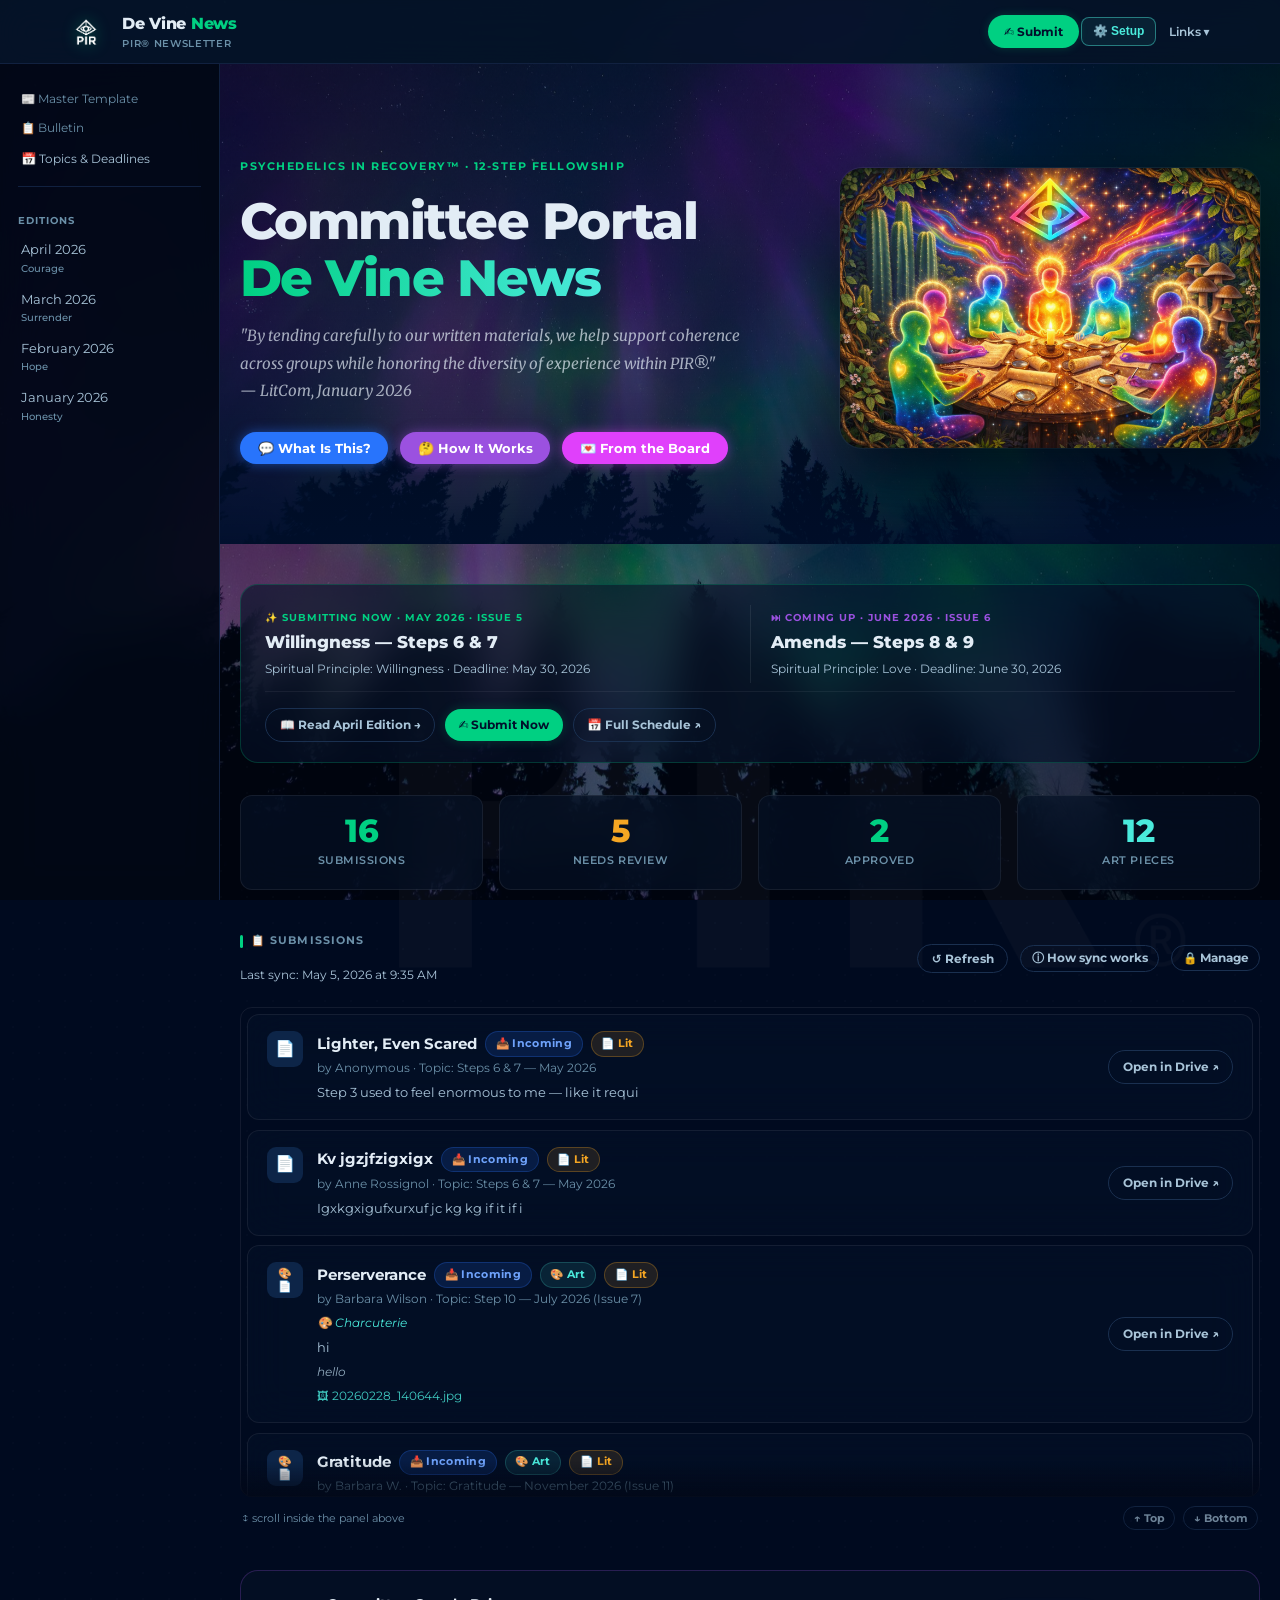
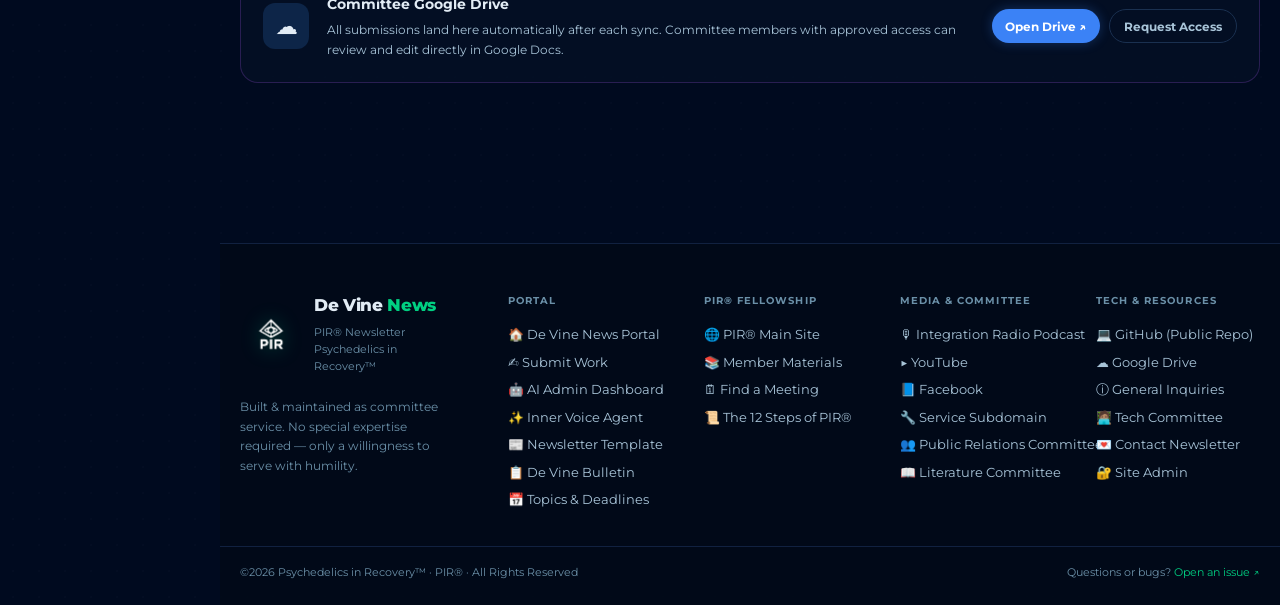
<file: dashboard/index.html>
<!DOCTYPE html>
<html lang="en">
<head>
  <link rel="icon" href="assets/favicon.svg" type="image/svg+xml"/>
  <link rel="icon" href="assets/favicon.png" type="image/png"/>
  <link rel="apple-touch-icon" href="assets/favicon.png"/>
  <meta charset="UTF-8" />
  <meta name="viewport" content="width=device-width, initial-scale=1.0" />
  <title>De Vine News — Committee Portal | PIR®</title>
  <meta name="description" content="Internal committee portal for the Devine News newsletter — Psychedelics In Recovery 12-Step Fellowship." />
  <link rel="preconnect" href="https://fonts.googleapis.com" />
  <link rel="preconnect" href="https://fonts.gstatic.com" crossorigin />
  <link href="https://fonts.googleapis.com/css2?family=Montserrat:wght@400;500;600;700;800&family=Merriweather:ital,wght@0,400;1,300&display=swap" rel="stylesheet" />
  <link rel="stylesheet" href="style.css" />
  <style>
    /* ── Page-specific styles ── */
    #modal-admin .btn-primary {
      background: #ef4444 !important; color: #fff !important;
      box-shadow: 0 0 0 2px rgba(239,68,68,0.25), 0 0 18px rgba(239,68,68,0.6) !important;
    }
    #modal-admin .btn-primary:hover {
      background: #f87171 !important;
      box-shadow: 0 0 0 3px rgba(239,68,68,0.35), 0 0 26px rgba(239,68,68,0.75) !important;
    }
    .hero-inner {
      max-width: 1200px; margin: 0 auto; padding: 4rem 1.25rem 3.5rem;
      display: flex; align-items: center; gap: 3rem; justify-content: center;
    }
    .hero-text { flex: 1; max-width: 560px; }
    .hero-eyebrow {
      font-size: 0.68rem; font-weight: 700; letter-spacing: 0.14em;
      text-transform: uppercase; color: var(--green);
      display: flex; align-items: center; gap: 0.5rem; margin-bottom: 1rem;
    }
    .hero-eyebrow::before { content:''; width:20px; height:1.5px; background:var(--green); }
    .hero-headline {
      font-size: clamp(2rem, 6vw, 3.2rem); font-weight: 800;
      letter-spacing: -0.03em; line-height: 1.12; margin-bottom: 1rem;
    }
    .hero-headline em {
      font-style: normal;
      background: linear-gradient(90deg, var(--green), var(--cyan));
      -webkit-background-clip: text; -webkit-text-fill-color: transparent;
    }
    .hero-quote {
      font-family: var(--font-serif); font-style: italic;
      font-size: 0.95rem; color: rgba(226,236,245,0.7);
      max-width: 500px; line-height: 1.8; margin-bottom: 1.75rem;
    }
    .hero-actions { display: flex; gap: 0.75rem; flex-wrap: wrap; }
    .hero-illustration {
      flex-shrink: 0; width: 420px;
      border-radius: 22px; overflow: hidden;
      box-shadow: 0 24px 70px rgba(0,0,0,0.55), 0 0 0 1px rgba(255,255,255,0.07);
    }
    .hero-illustration img { width: 100%; height: auto; display: block; max-height: 520px; object-fit: contain; }

    /* Hero button colour variants */
    .btn-blue   { background: #2874fc; color: #fff; box-shadow: 0 0 12px rgba(40,116,252,0.5); border: none; animation: cta-float-bounce 3s ease-in-out infinite; }
    .btn-blue:hover   { background: #4a8fff; box-shadow: 0 0 20px rgba(40,116,252,0.7); text-decoration: none; color: #fff; animation: none; }
    .btn-purple { background: #9b51e0; color: #fff; box-shadow: 0 0 12px rgba(155,81,224,0.5); border: none; animation: cta-float-bounce 3.3s ease-in-out infinite 0.4s; }
    .btn-purple:hover { background: #b06de8; box-shadow: 0 0 20px rgba(155,81,224,0.7); text-decoration: none; color: #fff; animation: none; }
    .btn-pink   { background: #e040fb; color: #fff; box-shadow: 0 0 12px rgba(224,64,251,0.45); border: none; animation: cta-float-bounce 3.6s ease-in-out infinite 0.8s; }
    .btn-pink:hover   { background: #e96cfc; box-shadow: 0 0 20px rgba(224,64,251,0.65); text-decoration: none; color: #fff; animation: none; }
    @media (max-width: 900px) {
      .hero-inner { flex-direction: column-reverse; gap: 2rem; padding: 2.5rem 1.25rem 2.5rem; }
      .hero-illustration { width: 100%; max-width: 480px; }
      .hero-illustration img { max-height: 360px; }
    }

    /* Stats */
    .stats-row {
      display: grid; grid-template-columns: repeat(auto-fit, minmax(130px, 1fr));
      gap: 1rem; margin-bottom: 2.5rem;
    }
    .stat-card {
      background: rgba(5,18,40,0.62);
      backdrop-filter: blur(20px); -webkit-backdrop-filter: blur(20px);
      border: 1px solid rgba(255,255,255,0.07);
      border-radius: var(--radius); padding: 1.15rem 1rem; text-align: center;
    }
    .stat-num { font-size: 2rem; font-weight: 800; line-height: 1; }
    .stat-label { font-size: 0.68rem; font-weight: 600; color: var(--text-3); margin-top: 0.35rem; text-transform: uppercase; letter-spacing: 0.05em; }

    /* Deadline banner */
    .deadline-banner {
      background: rgba(5,18,40,0.55);
      backdrop-filter: blur(20px); -webkit-backdrop-filter: blur(20px);
      border: 1px solid rgba(74,234,220,0.18);
      border-radius: var(--radius); padding: 0.85rem 1.25rem;
      display: flex; align-items: center; gap: 0.85rem;
      margin-bottom: 2rem; flex-wrap: wrap;
    }
    .deadline-text { font-size: 0.85rem; color: var(--text-2); flex: 1; min-width: 200px; }
    .deadline-text strong { color: var(--cyan); }

    /* Combined Current + Next Theme card */
    .theme-card {
      background: rgba(5,18,40,0.60);
      backdrop-filter: blur(20px); -webkit-backdrop-filter: blur(20px);
      border: 1px solid rgba(0,208,130,0.22);
      border-radius: var(--radius-lg); padding: 1.25rem 1.5rem;
      display: flex; align-items: stretch; gap: 0;
      margin-bottom: 2rem; flex-wrap: wrap;
    }
    .theme-col {
      flex: 1; min-width: 180px; padding: 0.25rem 1.25rem 0.25rem 0;
    }
    .theme-col--next {
      padding-left: 1.25rem; padding-right: 0;
      border-left: 1px solid rgba(255,255,255,0.08);
    }
    .theme-card-label {
      font-size: 0.62rem; font-weight: 700; text-transform: uppercase;
      letter-spacing: 0.1em; color: var(--green); margin-bottom: 0.2rem;
    }
    .theme-col--next .theme-card-label { color: var(--purple); }
    .theme-card-title { font-size: 1.05rem; font-weight: 800; color: var(--text); }
    .theme-card-sub { font-size: 0.75rem; color: var(--text-2); margin-top: 0.2rem; }
    .theme-card-actions {
      width: 100%; display: flex; gap: 0.6rem;
      flex-wrap: wrap; align-items: center;
      padding-top: 1rem; margin-top: 0.5rem;
      border-top: 1px solid rgba(255,255,255,0.06);
    }

    /* Section row */
    .section-row { display: flex; align-items: center; justify-content: space-between; gap: 1rem; margin-bottom: 1.25rem; flex-wrap: wrap; }
    .sync-label { font-size: 0.75rem; color: var(--text-2); }

    /* Gallery */
    .gallery-grid { display: grid; grid-template-columns: repeat(auto-fill, minmax(150px, 1fr)); gap: 0.75rem; }
    .gallery-card { background: var(--navy-3); border: 1px solid var(--border); border-radius: var(--radius); overflow: hidden; transition: transform 0.18s, border-color 0.18s; }
    .gallery-card:hover { transform: translateY(-3px); border-color: var(--border-2); }
    .gallery-card img { width: 100%; height: 130px; object-fit: cover; }
    .gallery-caption { padding: 0.45rem 0.65rem; font-size: 0.7rem; font-weight: 600; color: var(--text-2); overflow: hidden; text-overflow: ellipsis; white-space: nowrap; }

    /* Empty state */
    .empty-state {
      background: rgba(5,18,40,0.62);
      backdrop-filter: blur(20px); -webkit-backdrop-filter: blur(20px);
      border: 1px solid rgba(255,255,255,0.07);
      border-radius: var(--radius-lg); padding: 4.5rem 2rem; text-align: center;
    }
    .empty-icon { font-size: 3.5rem; margin-bottom: 1.25rem; }
    .empty-title { font-size: 1.1rem; font-weight: 700; margin-bottom: 0.5rem; }
    .empty-desc { font-size: 0.875rem; color: var(--text-2); max-width: 380px; margin: 0 auto 2rem; line-height: 1.7; }

    /* Submission cards */
    .sub-card {
      background: rgba(5,18,40,0.58);
      backdrop-filter: blur(20px); -webkit-backdrop-filter: blur(20px);
      border: 1px solid rgba(255,255,255,0.07);
      border-radius: var(--radius); padding: 1rem 1.15rem;
      display: flex; align-items: flex-start; gap: 0.9rem;
      transition: border-color 0.18s; margin-bottom: 0.6rem;
    }
    .sub-card:hover { border-color: var(--border-2); }
    .sub-type-icon {
      width: 36px; height: 36px; flex-shrink: 0;
      background: var(--navy-4); border-radius: 9px;
      display: flex; align-items: center; justify-content: center; font-size: 1rem;
    }
    .sub-body { flex: 1; min-width: 0; }
    .sub-title-row { display: flex; align-items: center; gap: 0.5rem; flex-wrap: wrap; margin-bottom: 0.15rem; }
    .sub-title { font-size: 0.92rem; font-weight: 700; color: var(--text); }
    .sub-meta { font-size: 0.73rem; color: var(--text-3); }
    .sub-snippet { font-size: 0.8rem; color: var(--text-2); margin-top: 0.3rem; line-height: 1.55; white-space: nowrap; overflow: hidden; text-overflow: ellipsis; }
    .sub-art-file  { font-size: 0.72rem; color: var(--cyan); margin-top: 0.3rem; opacity: 0.85; }
    .sub-art-title { font-size: 0.75rem; color: var(--cyan); margin-top: 0.25rem; font-style: italic; }
    .sub-art-notes { font-size: 0.78rem; color: var(--text-2); margin-top: 0.25rem; font-style: italic; opacity: 0.85; }

    /* Scrollable submissions container */
    .submissions-scroll-wrap {
      max-height: 490px; overflow-y: auto; scroll-behavior: smooth;
      scrollbar-width: thin; scrollbar-color: rgba(155,81,224,0.5) rgba(255,255,255,0.05);
      border: 1px solid rgba(255,255,255,0.07); border-radius: var(--radius);
      padding: 0.4rem 0.4rem 0; position: relative;
    }
    .submissions-scroll-wrap::-webkit-scrollbar { width: 6px; }
    .submissions-scroll-wrap::-webkit-scrollbar-track { background: rgba(255,255,255,0.03); border-radius: 3px; }
    .submissions-scroll-wrap::-webkit-scrollbar-thumb { background: rgba(155,81,224,0.45); border-radius: 3px; }
    .submissions-scroll-wrap::-webkit-scrollbar-thumb:hover { background: rgba(155,81,224,0.7); }
    /* Fade at bottom signals more content */
    .submissions-scroll-fade {
      height: 36px; margin-top: -36px; position: relative; pointer-events: none;
      background: linear-gradient(to bottom, transparent, rgba(2,8,23,0.82));
      border-radius: 0 0 var(--radius) var(--radius);
    }
    .submissions-jump-row {
      display: flex; justify-content: space-between; align-items: center;
      gap: 0.5rem; margin-top: 0.55rem; padding: 0 0.1rem;
    }
    .submissions-jump-hint { font-size: 0.7rem; color: var(--text-3); }
    .submissions-jump-row .btn { font-size: 0.7rem; padding: 0.25rem 0.6rem; opacity: 0.65; transition: opacity 0.15s; }
    .submissions-jump-row .btn:hover { opacity: 1; }
    .sub-action { flex-shrink: 0; align-self: center; display:flex; gap:0.45rem; align-items:center; }

    /* Refresh spinner */
    @keyframes spin { to { transform: rotate(360deg); } }
    .btn-loading { opacity: 0.65; pointer-events: none; }
    .btn-loading .spin-icon { display: inline-block; animation: spin 0.7s linear infinite; margin-right: 4px; }

    /* Admin mode */
    .btn-remove { background:transparent; border:1px solid rgba(239,68,68,0.4); color:#f87171;
                  font-size:0.72rem; font-weight:700; padding:0.3rem 0.65rem; border-radius:6px;
                  cursor:pointer; transition:all 0.15s; line-height:1; }
    .btn-remove:hover { background:rgba(239,68,68,0.12); border-color:#f87171; }
    .status-select { background:rgba(255,255,255,0.06); border:1px solid rgba(255,255,255,0.15); color:var(--text-1);
                     font-size:0.72rem; padding:0.28rem 0.5rem; border-radius:6px; cursor:pointer; }
    .status-select:disabled { opacity:0.5; cursor:not-allowed; }
    .admin-bar { display:flex; align-items:center; gap:0.5rem; font-size:0.72rem; color:var(--text-3); }
    .admin-active-label { color:#f87171; font-weight:700; }

    /* Drive panel */
    .drive-panel {
      background: rgba(5,18,40,0.62);
      backdrop-filter: blur(22px); -webkit-backdrop-filter: blur(22px);
      border: 1px solid rgba(155,81,224,0.25); border-radius: var(--radius-lg);
      padding: 1.4rem; display: flex; align-items: center; gap: 1.1rem;
      margin-top: 2.5rem; flex-wrap: wrap;
    }
    .drive-icon-wrap {
      width: 46px; height: 46px; flex-shrink: 0;
      background: var(--navy-4); border-radius: var(--radius);
      display: flex; align-items: center; justify-content: center; font-size: 1.4rem;
    }
    .drive-text { flex: 1; min-width: 200px; }
    .drive-title { font-size: 0.88rem; font-weight: 700; margin-bottom: 0.2rem; }
    .drive-desc { font-size: 0.78rem; color: var(--text-2); line-height: 1.6; }
    .drive-actions { display: flex; gap: 0.6rem; flex-wrap: wrap; }
    @keyframes tech-wiggle {
      0%, 100% { transform: translateX(0); }
      15%       { transform: translateX(-3px); }
      30%       { transform: translateX(3px); }
      45%       { transform: translateX(-2px); }
      60%       { transform: translateX(2px); }
      75%       { transform: translateX(-1px); }
      90%       { transform: translateX(1px); }
    }
    @keyframes tech-pulse {
      0%, 100% { opacity: 0.6; }
      50%       { opacity: 1; filter: drop-shadow(0 0 6px rgba(74,234,220,0.55)); }
    }
    .tech-details summary { display: flex; align-items: center; gap: 0.5rem; list-style: none; cursor: pointer; user-select: none; }
    .tech-details summary::-webkit-details-marker { display: none; }
    .tech-label { animation: tech-wiggle 4s ease-in-out 1.5s 3, tech-pulse 3s ease-in-out infinite; display: inline-block; }
    .tech-details summary:hover .tech-label { animation: none; opacity: 1; filter: drop-shadow(0 0 10px rgba(74,234,220,0.7)); }
    .tech-details[open] summary .tech-label { animation: none; opacity: 1; filter: none; }
    .tech-details[open] summary .tech-chevron { transform: rotate(90deg); }
  </style>
</head>
<body>
<script>window.CURRENT_PAGE = 'index';</script>

<!-- ═══════════════ PARALLAX HERO ═══════════════ -->
<section class="parallax-hero" id="hero">
  <div class="parallax-bg" id="parallax-bg"></div>
  <div class="parallax-overlay"></div>
  <div class="parallax-content">
    <div class="hero-inner">
      <div class="hero-text">
        <div class="hero-eyebrow">Psychedelics in Recovery™ · 12-Step Fellowship</div>
        <h1 class="hero-headline">Committee Portal<br /><em>De Vine News</em></h1>
        <p class="hero-quote">
          "By tending carefully to our written materials, we help support coherence across groups
          while honoring the diversity of experience within PIR®."
          <br />— LitCom, January 2026
        </p>
        <div class="hero-actions">
          <button class="btn btn-blue" onclick="openModal('modal-whatis')">💬 What Is This?</button>
          <button class="btn btn-purple" onclick="openModal('modal-howto')">🤔 How It Works</button>
          <button class="btn btn-pink" onclick="openModal('modal-president')"
                  data-tooltip="A message from Kevin Franciotti, PIR® Board of Directors">💌 From the Board</button>
        </div>
      </div>
      <div class="hero-illustration">
        <img src="assets/pir-fellowship-art.jpg" alt="PIR Fellowship — psychedelic recovery community gathering" />
      </div>
    </div>
  </div>
</section>

<!-- ═══════════════ MAIN ═══════════════ -->
<main class="page-wrap">

  <!-- Current + Next Theme combined card -->
  <div class="theme-card">
    <div class="theme-col theme-col--current">
      <div class="theme-card-label">✨ Submitting Now · May 2026 · Issue 5</div>
      <div class="theme-card-title">Willingness — Steps 6 &amp; 7</div>
      <div class="theme-card-sub">Spiritual Principle: Willingness · Deadline: May 30, 2026</div>
    </div>
    <div class="theme-col theme-col--next">
      <div class="theme-card-label">⏭ Coming Up · June 2026 · Issue 6</div>
      <div class="theme-card-title">Amends — Steps 8 &amp; 9</div>
      <div class="theme-card-sub">Spiritual Principle: Love · Deadline: June 30, 2026</div>
    </div>
    <div class="theme-card-actions">
      <a href="newsletter-april-2026.html" class="btn btn-ghost btn-sm">📖 Read April Edition →</a>
      <a href="submit.html" class="btn btn-primary btn-sm">✍️ Submit Now</a>
      <a href="https://docs.google.com/document/d/1or5cB7Ij6BHj-GLm-6V-UeFSA0Re6QUfVaIoAT2rAgI/edit"
         target="_blank" rel="noopener" class="btn btn-ghost btn-sm">📅 Full Schedule ↗</a>
    </div>
  </div>

  <!-- Stats (hidden until submissions exist) -->
  <div class="stats-row hidden" id="stats-row">
    <div class="stat-card">
      <div class="stat-num text-green" id="stat-total">0</div>
      <div class="stat-label">Submissions</div>
    </div>
    <div class="stat-card">
      <div class="stat-num" style="color:var(--amber)" id="stat-review">0</div>
      <div class="stat-label">Needs Review</div>
    </div>
    <div class="stat-card">
      <div class="stat-num text-green" id="stat-approved">0</div>
      <div class="stat-label">Approved</div>
    </div>
    <div class="stat-card">
      <div class="stat-num text-cyan" id="stat-art">0</div>
      <div class="stat-label">Art Pieces</div>
    </div>
  </div>

  <!-- Art Gallery -->
  <section id="gallery-section" class="hidden" style="margin-bottom:2.5rem">
    <div class="section-row">
      <span class="section-label">🎨 Art Gallery</span>
    </div>
    <div class="gallery-grid" id="gallery-grid"></div>
  </section>

  <!-- Submissions -->
  <section>
    <div class="section-row">
      <div>
        <span class="section-label">📋 Submissions</span>
        <div style="margin-top:0.3rem"><span class="sync-label" id="last-sync-label">Last sync: —</span></div>
      </div>
      <div style="display:flex;align-items:center;gap:0.75rem;flex-wrap:wrap">
        <button class="btn btn-ghost btn-sm" id="refresh-btn" onclick="loadData()"
                data-tooltip="GitHub Pages CDN can take a few minutes to reflect new data — if cards don't appear right away, wait a moment and try again">↺ Refresh</button>
        <button class="btn btn-ghost btn-sm" onclick="openModal('modal-sync-info')"
                style="font-size:0.72rem;padding:0.3rem 0.65rem" data-tooltip="How the sync pipeline works">ⓘ How sync works</button>
        <div class="admin-bar" id="admin-bar">
          <button class="btn btn-ghost btn-sm" id="admin-toggle-btn"
                  onclick="toggleAdmin()" style="font-size:0.72rem;padding:0.3rem 0.65rem">🔒 Manage</button>
          <span class="admin-active-label" id="admin-active-label" style="display:none">🔓 Admin mode</span>
          <button class="btn btn-ghost btn-sm" id="sync-sheet-btn" onclick="syncFromSheet()"
                  style="display:none;font-size:0.72rem;padding:0.3rem 0.65rem"
                  data-tooltip="Pull all Sheet rows into the dashboard and refresh statuses">↕ Sync from Sheet</button>
        </div>
      </div>
    </div>

    <div class="empty-state" id="empty-state">
      <div class="empty-icon">🌱</div>
      <h2 class="empty-title">No submissions yet</h2>
      <p class="empty-desc">
        Once members submit work and the sync bot runs, each piece appears here automatically.
        The bot checks for new submissions every hour — or use the GitHub Actions manual trigger.
      </p>
      <a href="submit.html" class="btn btn-primary">Be the first to submit ✍️</a>
    </div>

    <div class="submissions-scroll-wrap" id="submissions-scroll">
      <div id="submissions-list"></div>
    </div>
    <div class="submissions-scroll-fade" id="submissions-fade" style="display:none"></div>
    <div class="submissions-jump-row" id="submissions-jump-row" style="display:none">
      <span class="submissions-jump-hint">↕ scroll inside the panel above</span>
      <div style="display:flex;gap:0.5rem">
        <button class="btn btn-ghost" onclick="document.getElementById('submissions-scroll').scrollTop=0">↑ Top</button>
        <button class="btn btn-ghost" onclick="document.getElementById('submissions-scroll').scrollTop=document.getElementById('submissions-scroll').scrollHeight">↓ Bottom</button>
      </div>
    </div>
  </section>

  <!-- Google Drive panel -->
  <div class="drive-panel" id="drive-panel">
    <div class="drive-icon-wrap">☁️</div>
    <div class="drive-text">
      <div class="drive-title">Committee Google Drive</div>
      <div class="drive-desc">
        All submissions land here automatically after each sync. Committee members with
        approved access can review and edit directly in Google Docs.
      </div>
    </div>
    <div class="drive-actions">
      <a href="https://drive.google.com/drive/folders/1O4HY9tP7TFv2YpucClgm_wKIKGlqBaYY"
         id="drive-open-btn" target="_blank" rel="noopener"
         class="btn btn-drive btn-sm" data-tooltip="Open the committee Shared Drive">
        Open Drive ↗
      </a>
      <a href="https://drive.google.com/drive/folders/1O4HY9tP7TFv2YpucClgm_wKIKGlqBaYY?usp=sharing"
         id="drive-request-btn" target="_blank" rel="noopener"
         class="btn btn-ghost btn-sm" data-tooltip="Request editor access from the tech chair">
        Request Access
      </a>
    </div>
  </div>

</main>

<!-- ═══════════════ MODALS ═══════════════ -->

<!-- How It Works -->
<div class="modal-overlay" id="modal-howto" role="dialog" aria-modal="true" aria-labelledby="howto-title">
  <div class="modal">
    <button class="modal-close" onclick="closeModal('modal-howto')" aria-label="Close">✕</button>
    <div class="modal-eyebrow">🌀 Welcome</div>
    <h2 class="modal-title" id="howto-title">How the Devine News Hub Works</h2>
    <div class="modal-body">
      <p>Think of this system as an automated assistant that does the filing for us — so the committee can focus on the content, not the coordination.</p>
      <h3>For Members — Submitting</h3>
      <ul>
        <li>Click <strong>Submit Work</strong> to share literature, artwork, or both.</li>
        <li>Your piece goes directly into the committee's Google Drive, correctly named and filed.</li>
        <li>You'll receive a <strong>Thank You email</strong> immediately with our current meeting schedule.</li>
      </ul>
      <h3>For Committee — Reviewing</h3>
      <ul>
        <li>Every hour (or on demand), the sync bot checks Drive for new submissions.</li>
        <li>Each new piece appears here with a <strong>status badge</strong> — Incoming → Needs Review → Approved → Published.</li>
        <li>Click <strong>Open in Drive</strong> on any submission to edit it in Google Docs.</li>
        <li>Art thumbnails appear in the gallery above for quick visual review.</li>
      </ul>
      <h3>Do I Need to Know GitHub?</h3>
      <p>No. Members only need to use this portal and their regular Gmail/Google Drive. The technical automation runs quietly in the background.</p>
      <h3>What if a Submission Doesn't Appear?</h3>
      <p>The sync runs every hour. If you're in a rush, contact the Tech Chair to trigger a manual sync from the GitHub Actions tab.</p>
    </div>
    <div class="modal-actions">
      <a href="submit.html" class="btn btn-primary">Submit Work ✍️</a>
      <button class="btn btn-ghost" onclick="closeModal('modal-howto')">Close</button>
    </div>
  </div>
</div>

<!-- What Is This? -->
<div class="modal-overlay" id="modal-whatis" role="dialog" aria-modal="true" aria-labelledby="whatis-title">
  <div class="modal" style="max-width:580px">
    <button class="modal-close" onclick="closeModal('modal-whatis')" aria-label="Close">✕</button>
    <div class="modal-eyebrow">🌿 Welcome to the Portal</div>
    <h2 class="modal-title" id="whatis-title">What Is This?</h2>
    <div class="modal-body">
      <p>This is the <strong>De Vine News Committee Portal</strong> — an interactive space where PIR® members and the newsletter committee come together each month.</p>
      <p>Here you can:</p>
      <ul>
        <li><strong>Read</strong> past and current newsletter editions</li>
        <li><strong>Submit</strong> your writing, poetry, artwork, or reflections for an upcoming issue</li>
        <li><strong>See open service positions</strong> and get involved with the PR or Literature Committee</li>
        <li><strong>Track themes</strong> — each issue is centered on a spiritual principle from the 12 Steps</li>
      </ul>
      <p>Behind the scenes, the committee uses this portal to review, approve, and publish submissions — all through a secure, automated workflow that keeps unpublished content private.</p>
      <p style="font-size:0.82rem;color:var(--text-3);font-style:italic">Built and maintained as committee service by the PIR® Tech &amp; PR Committees. No special expertise required to submit — only a willingness to share.</p>
      <details class="tech-details" style="margin-top:1rem;border-top:1px solid var(--border);padding-top:0.75rem">
        <summary style="font-size:0.82rem;color:var(--cyan)">
          <span class="tech-chevron" style="display:inline-block;transition:transform 0.25s;font-style:normal;font-size:2rem;line-height:0.8;vertical-align:middle">▸</span>
          <span class="tech-label">🔧 For the technically curious</span>
        </summary>
        <div style="margin-top:0.75rem;font-size:0.8rem;color:var(--text-2);line-height:1.6">
          <p style="margin-bottom:0.5rem"><strong>Public repo</strong> (<code>pir-devine-news-public</code>)<br>
          Static dashboard and newsletter archive for the De Vine News committee portal. Served via GitHub Pages. Receives filtered content automatically synced from the private workflow repo on every push to main. No credentials, no raw data, no unpublished submissions.</p>
          <p style="margin-bottom:0"><strong>Private repo</strong> (<code>pir-devine-news</code>)<br>
          Full newsletter workflow hub for the Psychedelics In Recovery (PIR®) 12-Step Fellowship newsletter committee. Includes automation scripts, committee data, Google Drive integration via GWS CLI, GitHub Actions sync pipeline, and the full source for all public-facing dashboard content.</p>
        </div>
      </details>
    </div>
    <div class="modal-actions">
      <a href="submit.html" class="btn btn-primary">✍️ Submit Work</a>
      <button class="btn btn-ghost" onclick="closeModal('modal-whatis')">Close</button>
    </div>
  </div>
</div>

<!-- Board Message -->
<div class="modal-overlay" id="modal-president" role="dialog" aria-modal="true" aria-labelledby="president-title">
  <div class="modal" style="max-width:640px">
    <button class="modal-close" onclick="closeModal('modal-president')" aria-label="Close">✕</button>
    <div class="modal-eyebrow">🌀 Vol. 1 Issue 1 · Jan 2026</div>
    <h2 class="modal-title" id="president-title">💌 A Message from the Board</h2>
    <div class="modal-body">
      <p>Welcome to <em>de Vine</em>, Psychedelics in Recovery's newsletter. I'm grateful you're here.</p>
      <p>PIR was born from a simple but difficult question: How do we talk honestly about recovery in a world where psychedelics are increasingly visible, medicalized, politicized, and misunderstood — without losing our integrity or one another? Over the years, our fellowship has grown into a diverse, sometimes imperfect, and deeply committed community wrestling with that question together.</p>
      <p>This newsletter is an extension of that effort. <em>de Vine</em> is not a platform for promotion, persuasion, or dogma. It is a space for reflection, accountability, service, and shared learning. You'll find reports from service bodies, creative work emerging from the fellowship, and thoughtful engagement with recovery, integration, and the responsibilities that come with both.</p>
      <p>Growth brings complexity. As PIR expands across geographies, modalities, and viewpoints, we are continually challenged to balance openness with safety, innovation with humility, and individual experience with collective care. These tensions are not signs of failure; they are signs that something alive is being tended. Our task is not to eliminate disagreement, but to remain grounded in respect, transparency, and a shared commitment to recovery.</p>
      <p>Whether you are new to PIR or have been walking with us for years, I invite you to see this publication as a conversation rather than a conclusion. Read closely. Question thoughtfully. Serve where you are able. And remember that none of us carries this work alone.</p>
      <p>Thank you to the PR Committee and all contributors who brought this first issue into being. I look forward to what we will continue to grow — together.</p>
      <p style="margin-top:1.25rem">In service,<br /><strong>Kevin Franciotti</strong><br /><span style="font-size:0.8em;color:var(--text-3)">Co-founder, PIR® Board of Directors</span></p>
    </div>
    <div class="modal-actions">
      <a href="bulletin.html" class="btn btn-primary">📋 De Vine Bulletin ↗</a>
      <button class="btn btn-ghost" onclick="closeModal('modal-president')">Close</button>
    </div>
  </div>
</div>

<!-- Admin Password Modal -->
<div class="modal-overlay" id="modal-admin" role="dialog" aria-modal="true" aria-labelledby="admin-title">
  <div class="modal" style="max-width:400px" data-no-scroll-btn>
    <button class="modal-close" onclick="closeModal('modal-admin')" aria-label="Close">✕</button>
    <div class="modal-eyebrow">🔒 Committee Only</div>
    <h2 class="modal-title" id="admin-title">Admin Access</h2>
    <div class="modal-body">
      <p style="font-size:0.85rem;color:var(--text-2)">Enter the committee admin passphrase to enable submission management.</p>
      <div style="margin-top:1rem">
        <input type="password" id="admin-password-input" placeholder="Passphrase…"
               style="width:100%;padding:0.65rem 0.9rem;border-radius:9px;border:1.5px solid var(--border-2);background:var(--navy-4);color:var(--text);font-size:0.9rem"
               onkeydown="if(event.key==='Enter')submitAdminPassword()" />
        <div id="admin-error" style="display:none;color:#f87171;font-size:0.78rem;margin-top:0.5rem"></div>
      </div>
      <div style="margin-top:1rem;font-size:0.75rem;color:#f5a623;background:rgba(245,166,35,0.08);border:1px solid rgba(245,166,35,0.22);border-radius:8px;padding:0.55rem 0.8rem;line-height:1.55">
        ⚠️ <strong>GitHub PAT expires Fri May 15, 2026.</strong><br>
        Renew at <code>github.com/settings/tokens</code> before that date or submissions will stop syncing to the dashboard.
      </div>
    </div>
    <div class="modal-actions">
      <button class="btn btn-primary" onclick="submitAdminPassword()">Unlock</button>
      <a href="admin.html" class="btn btn-ghost" onclick="closeModal('modal-admin')">🤖 Full Admin Dashboard →</a>
      <button class="btn btn-ghost" onclick="closeModal('modal-admin')">Cancel</button>
    </div>
  </div>
</div>

<!-- Sync & Pipeline Info Modal -->
<div class="modal-overlay" id="modal-sync-info" role="dialog" aria-modal="true" aria-labelledby="sync-info-title">
  <div class="modal" style="max-width:600px">
    <button class="modal-close" onclick="closeModal('modal-sync-info')" aria-label="Close">✕</button>
    <div class="modal-eyebrow">⚙️ How the pipeline works</div>
    <h2 class="modal-title" id="sync-info-title">Sync &amp; Submissions</h2>
    <div class="modal-body">

      <h3 style="font-size:0.88rem;font-weight:700;color:var(--green);margin-bottom:0.5rem">Submission flow</h3>
      <ol style="font-size:0.84rem;color:var(--text-2);line-height:1.75;padding-left:1.25rem;margin-bottom:1.25rem">
        <li>A member fills out the <a href="submit.html" style="color:var(--cyan)">Submit page</a> and clicks Send.</li>
        <li>The form POST hits the <strong>Apps Script web app</strong> running on the <code>pir.devine.news@gmail.com</code> Google account.</li>
        <li>Apps Script writes a row to the <strong>Submissions Google Sheet</strong> and sends a confirmation email to the member and a notification to the committee inbox.</li>
        <li>Apps Script calls the <strong>GitHub API</strong> to update <code>dashboard/data.json</code> in the public repo with the new submission entry.</li>
        <li>GitHub Pages serves the updated <code>data.json</code> — the submission appears on this dashboard after the next page refresh. <em>GitHub Pages CDN can take up to a few minutes to propagate — if cards don't appear right away, wait a moment and use ↺ Refresh.</em></li>
      </ol>

      <h3 style="font-size:0.88rem;font-weight:700;color:var(--cyan);margin-bottom:0.5rem">Removing a submission</h3>
      <ol style="font-size:0.84rem;color:var(--text-2);line-height:1.75;padding-left:1.25rem;margin-bottom:1.25rem">
        <li>Click <strong>🔒 Manage</strong> next to this button and enter the committee admin passphrase.</li>
        <li>Each submission card gains a <strong>status dropdown</strong> and an <strong>✕ Archive</strong> button.</li>
        <li>The dropdown lets you toggle between Incoming, Needs Review, Approved, and Published — each change requires confirmation and updates the Sheet and dashboard immediately.</li>
        <li>Clicking Archive removes the entry from the dashboard and marks the row <em>Archived</em> in the Sheet.</li>
        <li>The card disappears from the dashboard immediately.</li>
      </ol>

      <h3 style="font-size:0.88rem;font-weight:700;color:var(--green);margin-bottom:0.5rem">Updating submission status</h3>
      <ol style="font-size:0.84rem;color:var(--text-2);line-height:1.75;padding-left:1.25rem;margin-bottom:1.25rem">
        <li>Open the <a href="https://docs.google.com/spreadsheets/d/1ngfuj44yAtRAteBSOtR1E3m-VcTnqrcwWPUZO5ZWD8Q" target="_blank" rel="noopener" style="color:var(--cyan)">Submissions Sheet ↗</a> and edit the <strong>Status</strong> column for any row.</li>
        <li>Valid values: <code>Incoming</code> · <code>Needs Review</code> · <code>Approved</code> · <code>Published</code> · <code>Archived</code></li>
        <li>Click <strong>🔒 Manage → ↕ Sync from Sheet</strong> on this page — the dashboard updates to reflect the new statuses.</li>
      </ol>

      <h3 style="font-size:0.88rem;font-weight:700;color:var(--purple);margin-bottom:0.5rem">The ↺ Refresh button</h3>
      <p style="font-size:0.84rem;color:var(--text-2);line-height:1.75;margin-bottom:1.25rem">
        Re-fetches <code>data.json</code> from GitHub Pages on demand. Use this to pull in any submissions that arrived since you opened the page, or after an Apps Script re-deploy.
      </p>

      <h3 style="font-size:0.88rem;font-weight:700;color:var(--text-3);margin-bottom:0.5rem">Code sync (private → public repo)</h3>
      <p style="font-size:0.84rem;color:var(--text-2);line-height:1.75;margin-bottom:0">
        Every push to <code>main</code> on the <em>private</em> repo triggers a GitHub Actions workflow that strips private content (scripts, setup docs, committee data) and force-pushes the filtered result to <code>pir-devine-news-public</code>. <code>data.json</code> is excluded from this sync so live submission data is never overwritten.
      </p>

    </div>
    <div class="modal-actions">
      <button class="btn btn-ghost" onclick="closeModal('modal-sync-info')">Close</button>
    </div>
  </div>
</div>

<!-- ═══════════════ SCRIPTS ═══════════════ -->
<script>
  /* ── Parallax ── */
  const pbg = document.getElementById('parallax-bg');
  let ticking = false;
  window.addEventListener('scroll', function () {
    if (!ticking) {
      requestAnimationFrame(function () {
        const y = window.scrollY;
        pbg.style.transform = 'translateY(' + (y * 0.35) + 'px)';
        ticking = false;
      });
      ticking = true;
    }
  });

  /* ── Modal helpers ── */
  function openModal(id) {
    const el = document.getElementById(id);
    el.classList.add('is-open');
    document.body.style.overflow = 'hidden';
  }
  function closeModal(id) {
    document.getElementById(id).classList.remove('is-open');
    document.body.style.overflow = '';
  }
  document.querySelectorAll('.modal-overlay').forEach(function(o) {
    o.addEventListener('click', function(e) {
      if (e.target === o) closeModal(o.id);
    });
  });
  document.addEventListener('keydown', function(e) {
    if (e.key === 'Escape') {
      document.querySelectorAll('.modal-overlay.is-open').forEach(function(o) {
        closeModal(o.id);
      });
    }
  });

  /* ── Status badge map ── */
  var STATUS = {
    incoming:  { label:'📥 Incoming',      cls:'badge-incoming'  },
    review:    { label:'🔍 Needs Review',   cls:'badge-review'    },
    approved:  { label:'✅ Approved',        cls:'badge-approved'  },
    published: { label:'🚀 Published',       cls:'badge-published' },
    archived:  { label:'🗄 Archived',        cls:'badge-incoming'  },
  };
  function badge(s) {
    var b = STATUS[s] || { label: s, cls: 'badge-incoming' };
    return '<span class="badge ' + b.cls + '">' + b.label + '</span>';
  }

  var adminMode     = false;
  var adminPassword = '';

  /* ── Admin toggle ── */
  function toggleAdmin() {
    if (adminMode) {
      adminMode = false;
      adminPassword = '';
      document.getElementById('admin-toggle-btn').textContent = '🔒 Manage';
      document.getElementById('admin-active-label').style.display = 'none';
      document.getElementById('sync-sheet-btn').style.display = 'none';
      renderSubmissions(window._lastSubs || []);
    } else {
      document.getElementById('admin-password-input').value = '';
      document.getElementById('admin-error').style.display = 'none';
      openModal('modal-admin');
      setTimeout(function(){ document.getElementById('admin-password-input').focus(); }, 120);
    }
  }

  async function submitAdminPassword() {
    var pw  = document.getElementById('admin-password-input').value;
    var err = document.getElementById('admin-error');
    if (!pw) { err.textContent = 'Please enter the passphrase.'; err.style.display = 'block'; return; }
    err.style.display = 'none';
    try {
      var params = new URLSearchParams({ action: 'auth', password: pw });
      var r = await fetch(window.APPS_SCRIPT_URL, { method: 'POST', body: params });
      var j = await r.json();
      if (j.status === 'ok') {
        adminPassword = pw;
        adminMode = true;
        closeModal('modal-admin');
        document.getElementById('admin-toggle-btn').textContent = '🔓 Exit Admin';
        document.getElementById('admin-active-label').style.display = 'inline';
        document.getElementById('sync-sheet-btn').style.display = 'inline-flex';
        renderSubmissions(window._lastSubs || []);
      } else {
        err.textContent = j.message || 'Incorrect passphrase.';
        err.style.display = 'block';
      }
    } catch(_) {
      err.textContent = 'Could not reach the server. Check your connection.';
      err.style.display = 'block';
    }
  }

  async function removeSubmission(id, btn) {
    if (!confirm('Archive this submission? It will be removed from the dashboard and marked Archived in the Sheet.')) return;
    btn.disabled = true; btn.textContent = '…';
    try {
      var params = new URLSearchParams({ action: 'remove', id: id, password: adminPassword });
      var r = await fetch(window.APPS_SCRIPT_URL, { method: 'POST', body: params });
      var j = await r.json();
      if (j.status === 'ok') {
        // Remove card from DOM immediately; data.json will reflect on next loadData
        var card = document.getElementById('sub-' + id);
        if (card) card.remove();
        window._lastSubs = (window._lastSubs || []).filter(function(s){ return String(s.id) !== String(id); });
        if (!window._lastSubs.length) {
          document.getElementById('empty-state').classList.remove('hidden');
          document.getElementById('stats-row').classList.add('hidden');
        }
      } else {
        alert(j.message || 'Remove failed.');
        btn.disabled = false; btn.textContent = '✕ Remove';
      }
    } catch(_) {
      alert('Could not reach the server.');
      btn.disabled = false; btn.textContent = '✕ Remove';
    }
  }

  /* Map internal status key → dropdown label */
  function normalizeStatusLabel(key) {
    var map = { incoming:'Incoming', review:'Needs Review', approved:'Approved', published:'Published', archived:'Archived' };
    return map[key] || 'Incoming';
  }

  function confirmSetStatus(id, selectEl) {
    var newStatus = selectEl.value;
    var prev = selectEl.dataset.prev || selectEl.options[0].value;
    if (!confirm('Change status to "' + newStatus + '"?')) {
      // Revert the dropdown
      for (var i = 0; i < selectEl.options.length; i++) {
        if (selectEl.options[i].value === prev) { selectEl.selectedIndex = i; break; }
      }
      return;
    }
    selectEl.dataset.prev = newStatus;
    setStatus(id, selectEl);
  }

  async function setStatus(id, selectEl) {
    var newStatus = selectEl.value;
    selectEl.disabled = true;
    try {
      var params = new URLSearchParams({ action: 'setStatus', id: id, status: newStatus, password: adminPassword });
      var r = await fetch(window.APPS_SCRIPT_URL, { method: 'POST', body: params });
      var j = await r.json();
      if (j.status === 'ok') {
        // Update in-memory list and re-render
        window._lastSubs = (window._lastSubs || []).map(function(s) {
          if (String(s.id) === String(id)) {
            s.status = newStatus.toLowerCase().replace(' ', '_');
            // Use same keys as badge() expects
            if (newStatus === 'Needs Review')  s.status = 'review';
            else if (newStatus === 'Approved') s.status = 'approved';
            else if (newStatus === 'Published') s.status = 'published';
            else if (newStatus === 'Archived') s.status = 'archived';
            else s.status = 'incoming';
          }
          return s;
        });
        if (newStatus === 'Archived') {
          window._lastSubs = (window._lastSubs || []).filter(function(s){ return String(s.id) !== String(id); });
        }
        renderSubmissions(window._lastSubs);
      } else {
        alert(j.message || 'Status update failed.');
        selectEl.disabled = false;
      }
    } catch(_) {
      alert('Could not reach the server.');
      selectEl.disabled = false;
    }
  }

  async function syncFromSheet() {
    var btn = document.getElementById('sync-sheet-btn');
    btn.disabled = true; btn.textContent = '↕ Syncing…';
    try {
      var params = new URLSearchParams({ action: 'syncSheet', password: adminPassword });
      var r = await fetch(window.APPS_SCRIPT_URL, { method: 'POST', body: params });
      var j = await r.json();
      if (j.status === 'ok') {
        var n = j.synced || '';
        btn.textContent = '✓ Synced ' + n + ' — loading…';
        // GitHub Pages CDN can take ~30s to propagate; retry loadData several times
        var attempts = [3000, 7000, 13000, 20000];
        attempts.forEach(function(ms, i) {
          setTimeout(function() {
            loadData();
            if (i === attempts.length - 1) {
              btn.disabled = false;
              btn.textContent = '↕ Sync from Sheet';
            }
          }, ms);
        });
      } else {
        alert(j.message || 'Sync failed.');
        btn.disabled = false; btn.textContent = '↕ Sync from Sheet';
      }
    } catch(_) {
      alert('Could not reach the server.');
      btn.disabled = false; btn.textContent = '↕ Sync from Sheet';
    }
  }

  /* ── Format ISO timestamp for human display ── */
  function fmtSync(iso) {
    if (!iso) return 'Never';
    try {
      var d = new Date(iso);
      return d.toLocaleDateString('en-US', { month:'short', day:'numeric', year:'numeric' })
           + ' at '
           + d.toLocaleTimeString('en-US', { hour:'numeric', minute:'2-digit' });
    } catch(_) { return iso; }
  }

  /* ── HTML escape helper ── */
  function escHtml(s) {
    return String(s || '').replace(/&/g,'&amp;').replace(/</g,'&lt;').replace(/>/g,'&gt;').replace(/"/g,'&quot;');
  }

  /* ── Render submission cards ── */
  function renderSubmissions(subs) {
    document.getElementById('submissions-list').innerHTML = subs.map(function(s){
      var adminControls = '';
      if (adminMode) {
        var statusOpts = ['Incoming','Needs Review','Approved','Published'].map(function(v){
          var sel = (normalizeStatusLabel(s.status) === v) ? ' selected' : '';
          return '<option value="'+v+'"'+sel+'>'+v+'</option>';
        }).join('');
        adminControls = '<select class="status-select" data-prev="'+normalizeStatusLabel(s.status)+'" onchange="confirmSetStatus(\''+s.id+'\',this)">'
          + statusOpts + '</select>'
          + '<button class="btn-remove" onclick="removeSubmission(\''+s.id+'\',this)">✕ Archive</button>';
      }
      var removeBtn = adminControls; // kept for hasAction check below
      var driveLink = s.driveUrl
        ? '<a href="'+escHtml(s.driveUrl)+'" target="_blank" rel="noopener" class="btn btn-ghost btn-sm">Open in Drive ↗</a>'
        : '';
      var hasAction = removeBtn || driveLink;
      var isArt = s.type === 'art'  || s.type === 'both';
      var isLit = s.type === 'literature' || s.type === 'both';
      // Stacked small emojis for 'both' so they fit the 36×36 icon box
      var typeIcon = s.type === 'both'
        ? '<span style="font-size:0.68rem;line-height:1.2;display:block;text-align:center">🎨<br>📄</span>'
        : (isArt ? '🎨' : '📄');
      var artBadge = isArt ? '<span class="badge badge-art">🎨 Art</span>' : '';
      var litBadge = isLit ? '<span class="badge badge-lit">📄 Lit</span>' : '';
      // Artwork title shown separately only for 'both' (for art-only it IS the main title)
      var artTitleLine = (s.type === 'both' && s.artTitle)
        ? '<div class="sub-art-title">🎨 ' + escHtml(s.artTitle) + '</div>'
        : '';
      var artFile = isArt && s.artFilename
        ? '<div class="sub-art-file">🖼 ' + escHtml(s.artFilename) + '</div>'
        : '';
      var artNotesLine = isArt && s.artNotes
        ? '<div class="sub-art-notes">' + escHtml(s.artNotes) + '</div>'
        : '';
      // Always show snippet if present (artNotes is displayed separately below it)
      var snippet = s.snippet
        ? '<p class="sub-snippet">' + escHtml(s.snippet) + '</p>'
        : '';
      return '<div class="sub-card" id="sub-'+s.id+'">'
        + '<div class="sub-type-icon">'+typeIcon+'</div>'
        + '<div class="sub-body">'
        +   '<div class="sub-title-row"><span class="sub-title">'+escHtml(s.title||'Untitled')+'</span>'
        +   badge(s.status)+artBadge+litBadge+'</div>'
        +   '<div class="sub-meta">'+(s.author?'by '+escHtml(s.author):'')+(s.author&&s.topic?' · ':'')+(s.topic?'Topic: '+escHtml(s.topic):'')+'</div>'
        +   artTitleLine+snippet+artNotesLine+artFile
        + '</div>'
        + (hasAction?'<div class="sub-action">'+driveLink+removeBtn+'</div>':'')
        + '</div>';
    }).join('');

    // Show jump buttons + fade indicator when there are more than 2 submissions
    var hasMany = subs.length > 2;
    var jumpRow = document.getElementById('submissions-jump-row');
    var fade    = document.getElementById('submissions-fade');
    if (jumpRow) jumpRow.style.display = hasMany ? 'flex' : 'none';
    if (fade)    fade.style.display    = hasMany ? 'block' : 'none';
  }

  /* ── Load data.json ── */
  async function loadData() {
    var btn = document.getElementById('refresh-btn');
    if (btn) { btn.innerHTML = '<span class="spin-icon">↺</span> Refreshing…'; btn.classList.add('btn-loading'); }
    try {
      var res  = await fetch('data.json?_=' + Date.now());
      var data = await res.json();

      document.getElementById('last-sync-label').textContent = 'Last sync: ' + fmtSync(data.lastSync);

      /* Drive panel — update hrefs if data.json has them, otherwise leave hardcoded */
      if (data.driveUrl) {
        document.getElementById('drive-open-btn').href    = data.driveUrl;
        document.getElementById('drive-request-btn').href = data.driveRequestUrl || data.driveUrl;
      }

      var subs = data.submissions || [];
      window._lastSubs = subs;

      if (subs.length === 0) {
        document.getElementById('empty-state').classList.remove('hidden');
        document.getElementById('stats-row').classList.add('hidden');
        return;
      }

      document.getElementById('empty-state').classList.add('hidden');
      document.getElementById('stats-row').classList.remove('hidden');

      document.getElementById('stat-total').textContent    = subs.length;
      document.getElementById('stat-review').textContent   = subs.filter(function(s){return s.status==='review';}).length;
      document.getElementById('stat-approved').textContent = subs.filter(function(s){return s.status==='approved';}).length;
      document.getElementById('stat-art').textContent      = subs.filter(function(s){return s.type==='art'||s.type==='both';}).length;

      /* Art gallery */
      var art = subs.filter(function(s){return (s.type==='art'||s.type==='both') && s.thumbnail;});
      if (art.length) {
        document.getElementById('gallery-section').classList.remove('hidden');
        document.getElementById('gallery-grid').innerHTML = art.map(function(s){
          return '<div class="gallery-card"><img src="../temp-gallery/'+s.thumbnail+'" alt="'+s.title+'" loading="lazy"/><div class="gallery-caption">'+s.title+'</div></div>';
        }).join('');
      }

      renderSubmissions(subs);

    } catch(e) { console.error('data.json load failed:', e); }
    finally { if (btn) { btn.innerHTML = '↺ Refresh'; btn.classList.remove('btn-loading'); } }
  }
  loadData();
</script>
<script src="config.js"></script>
<script src="nav.js"></script>
<script src="sidenav.js"></script>
<script src="footer.js"></script>
</body>
</html>
</file>
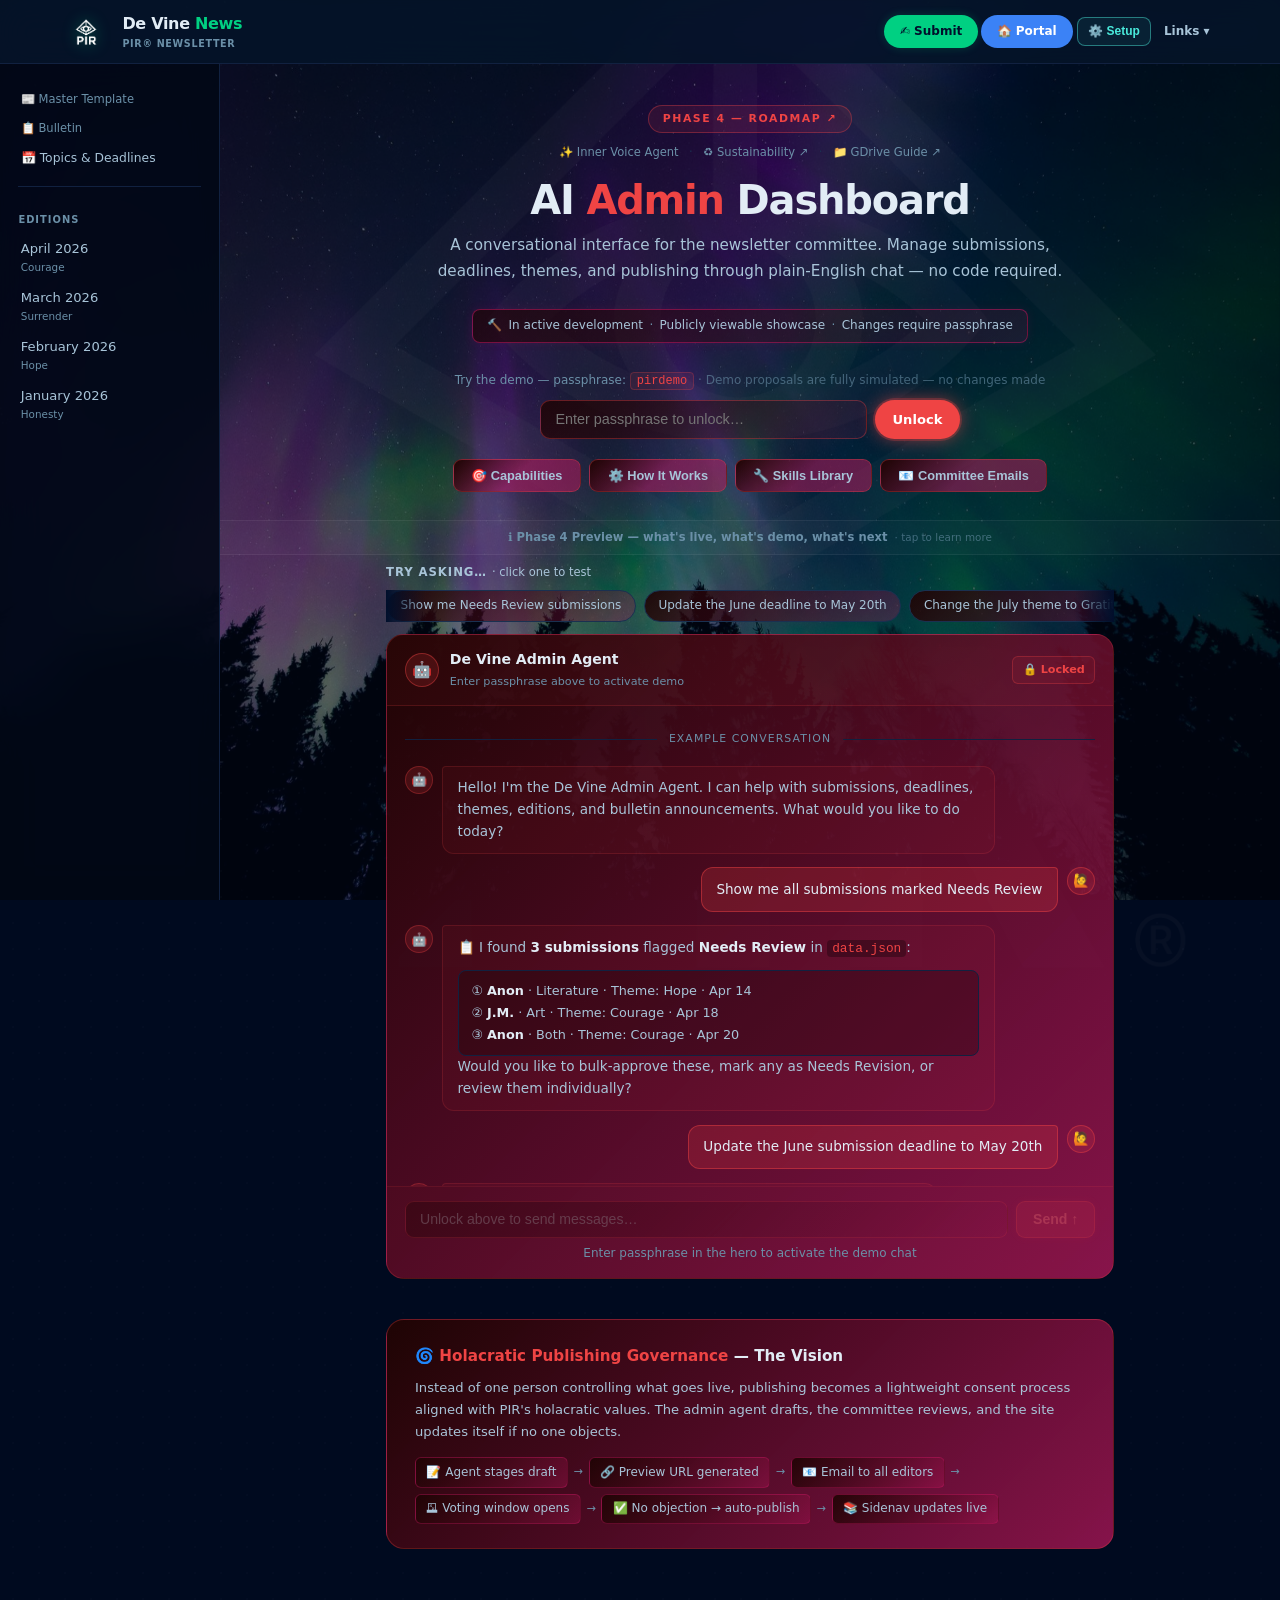
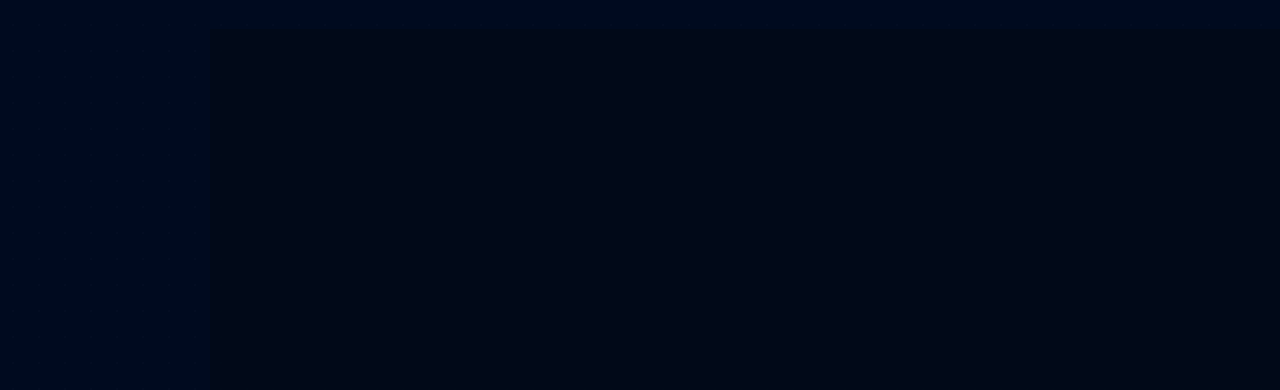
<file: dashboard/admin.html>
<!DOCTYPE html>
<html lang="en">
<head>
  <link rel="icon" href="assets/favicon.svg" type="image/svg+xml"/>
  <link rel="icon" href="assets/favicon.png" type="image/png"/>
  <link rel="apple-touch-icon" href="assets/favicon.png"/>
  <meta charset="UTF-8" />
  <meta name="viewport" content="width=device-width, initial-scale=1.0" />
  <title>AI Admin Dashboard — De Vine News</title>
  <link rel="stylesheet" href="style.css" />
  <style>
    /* ── Crimson accent var ───────────────────────────────────────── */
    :root { --adm: #ef4444; --adm-bg: rgba(239,68,68,0.08); --adm-border: rgba(239,68,68,0.28); }

    /* ── Hero ─────────────────────────────────────────────────────── */
    .adm-hero {
      text-align: center; padding: 2.5rem 1.5rem 1.75rem;
      max-width: 680px; margin: 0 auto;
    }
    a.adm-eyebrow, .adm-eyebrow {
      display: inline-block;
      font-size: 0.68rem; font-weight: 700; letter-spacing: 0.14em;
      text-transform: uppercase; color: var(--adm);
      background: rgba(239,68,68,0.1); border: 1px solid rgba(239,68,68,0.35);
      border-radius: 999px; padding: 0.28rem 0.85rem; margin-bottom: 0.6rem;
      text-decoration: none; transition: background 0.15s, border-color 0.15s;
      animation: cta-float-bounce 3.5s ease-in-out infinite;
    }
    a.adm-eyebrow:hover {
      background: rgba(239,68,68,0.18); border-color: rgba(239,68,68,0.6);
      animation: none;
    }
    /* Meta-nav row (cross-page + docs links) */
    .adm-meta-nav {
      display: flex; flex-wrap: wrap; justify-content: center; gap: 0.35rem 0.65rem;
      font-size: 0.72rem; margin-bottom: 1rem;
    }
    .adm-meta-link {
      display: inline-block; color: var(--text-3); text-decoration: none;
      transition: color 0.15s; animation: cta-float-bounce 4s ease-in-out infinite;
    }
    .adm-meta-link:nth-child(1) { animation-delay: 0s; }
    .adm-meta-link:nth-child(3) { animation-delay: 0.5s; }
    .adm-meta-link:nth-child(5) { animation-delay: 1s; }
    .adm-meta-link:hover { color: var(--text-2); animation: none; }
    .adm-meta-sep { color: var(--border-2); }

    .adm-hero h1 {
      font-size: clamp(1.6rem, 4.5vw, 2.5rem); font-weight: 900;
      letter-spacing: -0.03em; line-height: 1.1; margin-bottom: 0.7rem;
    }
    .adm-hero h1 em { font-style: normal; color: var(--adm); }
    .adm-hero-desc {
      font-size: 0.95rem; color: var(--text-2); line-height: 1.7; margin-bottom: 1.5rem;
    }
    .adm-badge {
      display: inline-flex; align-items: center; gap: 0.4rem; flex-wrap: wrap;
      justify-content: center; font-size: 0.75rem; color: var(--text-2); font-weight: 500;
      border: 1px solid rgba(190,24,93,0.55); border-radius: 8px;
      padding: 0.4rem 0.9rem; margin-bottom: 1.75rem; line-height: 1.6;
      background: linear-gradient(135deg, rgba(30,4,4,0.7) 0%, rgba(190,24,93,0.13) 100%);
      box-shadow: 0 0 10px rgba(190,24,93,0.12);
    }
    .adm-badge span { color: var(--text-3); }

    /* Unlock row */
    .adm-unlock {
      display: flex; gap: 0.5rem; max-width: 420px; margin: 0 auto 1.25rem;
    }
    .adm-unlock .btn-primary {
      background: var(--adm) !important; color: #fff !important;
      box-shadow: 0 0 0 2px rgba(239,68,68,0.25), 0 0 18px rgba(239,68,68,0.6) !important;
    }
    .adm-unlock .btn-primary:hover {
      background: #f87171 !important;
      box-shadow: 0 0 0 3px rgba(239,68,68,0.35), 0 0 26px rgba(239,68,68,0.75) !important;
    }
    .adm-unlock input {
      flex: 1; padding: 0.65rem 0.9rem;
      border-radius: 10px; border: 1.5px solid rgba(239,68,68,0.35);
      background: linear-gradient(135deg, rgba(30,4,4,0.85) 0%, rgba(190,24,93,0.12) 100%); color: var(--text);
      font-size: 0.9rem; transition: border-color 0.2s;
    }
    .adm-unlock input:focus { outline: none; border-color: var(--adm); }
    .adm-unlock input.unlocked { border-color: var(--adm); }
    #adm-unlock-error {
      font-size: 0.78rem; color: #f87171; margin: 0.3rem auto 0;
      max-width: 420px; text-align: left; display: none;
    }
    /* Modal trigger buttons — strong CTA */
    .adm-modal-btns {
      display: flex; flex-wrap: wrap; justify-content: center; gap: 0.5rem;
      margin-top: 1.25rem;
    }
    .adm-modal-btn {
      display: inline-flex; align-items: center; gap: 0.35rem;
      font-size: 0.8rem; font-weight: 700; padding: 0.5rem 1.1rem;
      border-radius: 9px; cursor: pointer; border: 1.5px solid rgba(239,68,68,0.35);
      background: linear-gradient(135deg, #1e0404 0%, rgba(190, 24, 93, 0.5) 50%); color: var(--text-2);
      transition: all 0.15s; text-decoration: none;
    }
    .adm-modal-btn:hover {
      background: rgba(239,68,68,0.08); border-color: rgba(239,68,68,0.45);
      color: var(--adm); transform: translateY(-1px);
      box-shadow: 0 3px 10px rgba(239,68,68,0.12);
    }
    .adm-modal-btn:active { transform: translateY(0); box-shadow: none; }
    @keyframes adm-modal-btn-breathe {
      0%,100% { opacity: 0.82; box-shadow: 0 0 0 0 rgba(239,68,68,0); transform: translateY(0); }
      50%      { opacity: 1;    box-shadow: 0 0 12px rgba(239,68,68,0.22); transform: translateY(-2px); }
    }
    .adm-modal-btn { animation: adm-modal-btn-breathe 3s ease-in-out infinite; }
    .adm-modal-btn:hover { animation: none; }

    /* ── Status banner (demo / live) ─────────────────────────────── */
    .adm-demo-banner {
      display: none;
      align-items: center; justify-content: center; gap: 0.5rem;
      font-size: 0.75rem; font-weight: 600;
      border-top-width: 1px; border-top-style: solid;
      border-bottom-width: 1px; border-bottom-style: solid;
      padding: 0.4rem 1rem; text-align: center;
      transition: all 0.3s;
    }
    .adm-demo-banner.demo-mode {
      color: #fbbf24; background: rgba(251,191,36,0.08);
      border-color: rgba(251,191,36,0.2);
    }
    .adm-demo-banner.live-mode {
      color: #4ade80; background: rgba(74,222,128,0.06);
      border-color: rgba(74,222,128,0.22);
    }

    /* ── Scrolling chip ticker ────────────────────────────────────── */
    .adm-ticker {
      max-width: 760px; margin: 0 auto 0.75rem; padding: 0 1rem;
    }
    .adm-ticker-label {
      font-size: 0.73rem; color: var(--text-2); margin-bottom: 0.5rem;
      font-weight: 700; text-transform: uppercase; letter-spacing: 0.08em;
    }
    .adm-ticker-outer {
      position: relative; overflow: hidden;
    }
    .adm-ticker-outer::before, .adm-ticker-outer::after {
      content: ''; position: absolute; top: 0; bottom: 0;
      width: 2.5rem; z-index: 1; pointer-events: none;
    }
    .adm-ticker-outer::before { left: 0;  background: linear-gradient(to right, var(--navy), transparent); }
    .adm-ticker-outer::after  { right: 0; background: linear-gradient(to left,  var(--navy), transparent); }
    .adm-ticker-track {
      display: flex; gap: 0.5rem; white-space: nowrap;
      animation: ticker-run 62s linear infinite;
      width: max-content;
    }
    .adm-ticker-track:hover { animation-play-state: paused; }
    @keyframes ticker-run {
      0%   { transform: translateX(0); }
      100% { transform: translateX(-50%); }
    }
    @keyframes adm-chip-breathe {
      0%,100% { opacity: 0.62; border-color: var(--border-2); }
      50%      { opacity: 1;    border-color: rgba(239,68,68,0.65); }
    }
    .adm-chip {
      display: inline-flex; align-items: center;
      font-size: 0.75rem; font-weight: 500; color: var(--text-2);
      background: linear-gradient(135deg, rgba(30,4,4,0.92) 0%, rgba(190,24,93,0.28) 100%);
      border: 1.5px solid var(--border-2);
      border-radius: 999px; padding: 0.3rem 0.85rem;
      cursor: pointer; white-space: nowrap; user-select: none;
      transition: all 0.15s;
      animation: adm-chip-breathe 2.5s ease-in-out infinite;
    }
    .adm-chip:hover {
      background: rgba(239,68,68,0.09); border-color: rgba(239,68,68,0.55);
      color: var(--adm); transform: translateY(-1px);
      box-shadow: 0 2px 8px rgba(239,68,68,0.18);
      animation: none;
    }
    .adm-chip:active { transform: translateY(0); box-shadow: none; }

    /* ── Chat — CRIMSON identity ──────────────────────────────────── */
    .adm-chat-wrap {
      max-width: 760px; margin: 0 auto; padding: 0 1rem 2.5rem;
    }
    .adm-chat {
      /* Add 70% transparency */
      background: linear-gradient(135deg, #1e0404 0%, rgba(190, 24, 93, 0.7) 100%);
      border: 1px solid rgba(239,68,68,0.25);
      border-radius: var(--radius-lg); overflow: hidden;
    }
    .adm-chat-header {
      display: flex; align-items: center; justify-content: space-between;
      padding: 0.85rem 1.1rem;
      border-bottom: 1px solid rgba(239,68,68,0.18);
      background: rgba(239,68,68,0.04);
    }
    .adm-chat-agent { display: flex; align-items: center; gap: 0.7rem; }
    .adm-chat-avatar {
      width: 34px; height: 34px; border-radius: 50%;
      background: rgba(239,68,68,0.15); border: 1.5px solid rgba(239,68,68,0.4);
      display: flex; align-items: center; justify-content: center; font-size: 1rem;
    }
    .adm-chat-name { font-size: 0.88rem; font-weight: 700; }
    .adm-chat-sub  { font-size: 0.7rem; color: var(--text-3); margin-top: 0.1rem; }
    .adm-chat-lock-badge {
      font-size: 0.7rem; font-weight: 600; padding: 0.22rem 0.6rem;
      border-radius: 6px; transition: all 0.3s;
    }
    .adm-chat-lock-badge.locked  { color: var(--adm); background: rgba(239,68,68,0.08); border: 1px solid rgba(239,68,68,0.3); }
    .adm-chat-lock-badge.unlocked { color: #fbbf24; background: rgba(251,191,36,0.1); border: 1px solid rgba(251,191,36,0.3); }

    .adm-chat-messages {
      padding: 1.25rem 1.1rem; display: flex; flex-direction: column; gap: 0.85rem;
      min-height: 300px; max-height: 480px; overflow-y: auto;
    }
    .adm-msg { display: flex; gap: 0.6rem; align-items: flex-start; }
    .adm-msg.agent { flex-direction: row; }
    .adm-msg.user  { flex-direction: row-reverse; }
    .adm-msg-avatar {
      width: 28px; height: 28px; flex-shrink: 0;
      border-radius: 50%; display: flex; align-items: center;
      justify-content: center; font-size: 0.82rem;
    }
    .adm-msg.agent .adm-msg-avatar {
      background: rgba(239,68,68,0.15); border: 1px solid rgba(239,68,68,0.3);
    }
    .adm-msg.user .adm-msg-avatar {
      background: rgba(239,68,68,0.16); border: 1px solid rgba(239,68,68,0.42);
    }
    .adm-msg-bubble {
      max-width: 80%; font-size: 0.85rem; line-height: 1.6;
      padding: 0.65rem 0.9rem; border-radius: 12px;
    }
    .adm-msg.agent .adm-msg-bubble {
      background: rgba(239,68,68,0.05); border: 1px solid rgba(239,68,68,0.16);
      border-top-left-radius: 4px; color: var(--text-2);
    }
    .adm-msg.user .adm-msg-bubble {
      background: rgba(239,68,68,0.2); border: 1px solid rgba(239,68,68,0.45);
      border-top-right-radius: 4px; color: var(--text);
    }
    .adm-msg-bubble strong { color: var(--text); }
    .adm-msg-bubble code {
      background: rgba(0,0,0,0.3); padding: 1px 5px;
      border-radius: 4px; font-size: 0.8rem; color: var(--adm);
    }
    .adm-proposal {
      margin-top: 0.65rem; background: rgba(0,0,0,0.25);
      border: 1px solid var(--border); border-radius: 8px;
      padding: 0.6rem 0.8rem; font-family: monospace;
      font-size: 0.78rem; line-height: 1.7;
    }
    .adm-proposal .del { color: #f87171; }
    .adm-proposal .add { color: #4ade80; }
    .adm-proposal-actions { display: flex; gap: 0.45rem; margin-top: 0.65rem; flex-wrap: wrap; }
    .adm-proposal-actions button {
      font-size: 0.75rem; padding: 0.3rem 0.75rem;
      border-radius: 7px; border: none; cursor: pointer;
      font-weight: 600; transition: opacity 0.2s;
    }
    .btn-approve {
      background: rgba(0,208,130,0.2); color: var(--green); border: 1px solid rgba(0,208,130,0.4) !important;
      animation: cta-float-bounce 2.5s ease-in-out infinite; cursor: pointer;
    }
    .btn-approve:hover { background: rgba(0,208,130,0.32); animation: none; }
    .btn-cancel-chat {
      background: rgba(190,24,93,0.1); color: var(--text-2); border: 1px solid rgba(190,24,93,0.35) !important;
      animation: cta-float-bounce 2.8s ease-in-out infinite 0.4s; cursor: pointer;
    }
    .btn-cancel-chat:hover { background: rgba(190,24,93,0.2); color: var(--adm); animation: none; }
    .adm-demo-note { font-size: 0.7rem; color: var(--text-3); margin-top: 0.5rem; font-style: italic; }

    .adm-chat-divider {
      display: flex; align-items: center; gap: 0.75rem;
      font-size: 0.68rem; color: var(--text-3);
      text-transform: uppercase; letter-spacing: 0.1em; margin: 0.25rem 0;
    }
    .adm-chat-divider::before, .adm-chat-divider::after {
      content: ''; flex: 1; height: 1px; background: var(--border);
    }
    .adm-typing { display: none; }
    .adm-typing.show { display: flex; }
    .adm-typing .adm-msg-bubble { padding: 0.55rem 0.9rem; }
    .typing-dots { display: flex; gap: 4px; align-items: center; }
    .typing-dots span {
      width: 6px; height: 6px; border-radius: 50%;
      background: var(--adm); opacity: 0.5; animation: bounce-dot 1.2s infinite;
    }
    .typing-dots span:nth-child(2) { animation-delay: 0.2s; }
    .typing-dots span:nth-child(3) { animation-delay: 0.4s; }
    @keyframes bounce-dot {
      0%, 80%, 100% { opacity: 0.3; transform: translateY(0); }
      40% { opacity: 1; transform: translateY(-4px); }
    }

    .adm-chat-input-area {
      border-top: 1px solid rgba(239,68,68,0.12);
      padding: 0.85rem 1.1rem; background: rgba(239,68,68,0.02);
    }
    .adm-input-row { display: flex; gap: 0.5rem; }
    .adm-input-row input {
      flex: 1; padding: 0.6rem 0.9rem;
      border-radius: 9px; border: 1.5px solid rgba(239,68,68,0.35);
      background: linear-gradient(135deg, rgba(30,4,4,0.8) 0%, rgba(190,24,93,0.1) 100%);
      color: var(--text); font-size: 0.88rem; transition: border-color 0.2s;
    }
    .adm-input-row input:focus { outline: none; border-color: rgba(239,68,68,0.55); }
    .adm-input-row input:disabled { opacity: 0.45; cursor: not-allowed; }
    .adm-send-btn {
      padding: 0.6rem 1rem; border-radius: 9px;
      background: rgba(239,68,68,0.32); border: 1.5px solid rgba(239,68,68,0.62);
      color: #f87171; font-weight: 800; font-size: 0.88rem;
      cursor: pointer; transition: all 0.2s; white-space: nowrap;
      box-shadow: 0 0 8px rgba(239,68,68,0.18);
    }
    .adm-send-btn:hover:not(:disabled) { background: rgba(239,68,68,0.48); box-shadow: 0 0 14px rgba(239,68,68,0.3); }
    .adm-send-btn:disabled { opacity: 0.35; cursor: not-allowed; }
    .adm-locked-hint { font-size: 0.75rem; color: var(--text-3); text-align: center; padding-top: 0.4rem; }

    /* ── DAO Vision card ─────────────────────────────────────────── */
    .adm-dao { max-width: 760px; margin: 0 auto 2.5rem; padding: 0 1rem; }
    .adm-dao-card {
      /* Add 70% transparency */
      background: linear-gradient(135deg, #1e0404 0%, rgba(190, 24, 93, 0.70) 100%);
      border: 1px solid rgba(239,68,68,0.3);
      border-radius: var(--radius-lg); padding: 1.5rem 1.75rem;
    }
    .adm-dao-card h3 { font-size: 0.95rem; font-weight: 800; margin-bottom: 0.5rem; color: var(--text); }
    .adm-dao-card h3 span { color: var(--adm); }
    .adm-dao-card p { font-size: 0.82rem; color: var(--text-2); line-height: 1.7; margin-bottom: 0.85rem; }
    .dao-flow { display: flex; flex-wrap: wrap; gap: 0.35rem; align-items: center; font-size: 0.75rem; color: var(--text-2); }
    .dao-step {
      background: linear-gradient(135deg, rgba(30,4,4,0.9) 0%, rgba(190,24,93,0.32) 100%);
      border: 1px solid rgba(190,24,93,0.4); border-radius: 6px; padding: 0.28rem 0.65rem; white-space: nowrap;
    }
    .dao-arrow { color: var(--text-3); font-size: 0.7rem; }

    /* ── Modals ──────────────────────────────────────────────────── */
    .cap-grid { display: grid; grid-template-columns: repeat(auto-fill, minmax(260px, 1fr)); gap: 1rem; margin-top: 0.25rem; }
    .cap-card { background: var(--navy-3); border: 1px solid var(--border-2); border-radius: 10px; padding: 1rem 1.1rem; }
    .cap-card-icon { font-size: 1.4rem; margin-bottom: 0.4rem; }
    .cap-card h4 { font-size: 0.85rem; font-weight: 700; margin-bottom: 0.3rem; }
    .cap-card p  { font-size: 0.75rem; color: var(--text-2); line-height: 1.55; margin: 0; }
    .cap-card .cap-prompt {
      margin-top: 0.6rem; font-size: 0.72rem; color: var(--text-2); font-style: italic;
      background: rgba(239,68,68,0.06); border: 1px solid rgba(239,68,68,0.2);
      border-radius: 6px; padding: 0.4rem 0.6rem;
    }
    .cap-card .cap-prompt::before { content: '"'; color: var(--adm); }
    .cap-card .cap-prompt::after  { content: '"'; color: var(--adm); }

    .hiw-steps { display: flex; flex-direction: column; gap: 0; margin-top: 0.5rem; }
    .hiw-step { display: flex; align-items: flex-start; gap: 0.9rem; padding: 0.8rem 1rem; background: var(--navy-3); border: 1px solid var(--border-2); border-radius: 0; }
    .hiw-step:first-child { border-radius: var(--radius) var(--radius) 0 0; }
    .hiw-step:last-child  { border-radius: 0 0 var(--radius) var(--radius); }
    .hiw-step + .hiw-step { border-top: none; }
    .hiw-num { width: 24px; height: 24px; flex-shrink: 0; background: rgba(239,68,68,0.12); border: 1.5px solid rgba(239,68,68,0.35); border-radius: 50%; display: flex; align-items: center; justify-content: center; font-size: 0.68rem; font-weight: 800; color: var(--adm); }
    .hiw-text { font-size: 0.83rem; color: var(--text-2); line-height: 1.55; padding-top: 0.1rem; }
    .hiw-text strong { color: var(--text); }
    .agent-arch { margin-top: 1.25rem; background: var(--navy-3); border: 1px solid var(--border-2); border-radius: 10px; padding: 1rem 1.1rem; }
    .agent-arch h4 { font-size: 0.85rem; font-weight: 700; margin-bottom: 0.5rem; }
    .agent-row { display: flex; gap: 0.75rem; align-items: flex-start; padding: 0.6rem 0; border-bottom: 1px solid var(--border); }
    .agent-row:last-child { border-bottom: none; padding-bottom: 0; }
    .agent-icon { font-size: 1.2rem; margin-top: 0.1rem; flex-shrink: 0; }
    .agent-info h5 { font-size: 0.82rem; font-weight: 700; margin-bottom: 0.15rem; }
    .agent-info p  { font-size: 0.75rem; color: var(--text-3); margin: 0; line-height: 1.5; }

    .skills-table { width: 100%; margin-top: 0.5rem; border-collapse: collapse; font-size: 0.82rem; }
    .skills-table th { background: var(--navy-3); color: var(--adm); padding: 0.5rem 0.75rem; text-align: left; font-size: 0.72rem; font-weight: 700; text-transform: uppercase; letter-spacing: 0.06em; }
    .skills-table td { padding: 0.55rem 0.75rem; border-top: 1px solid var(--border); color: var(--text-2); vertical-align: top; }
    .skills-table tr:hover td { background: rgba(255,255,255,0.02); }
    .skill-name { font-weight: 700; color: var(--text); font-family: monospace; }
    .skill-badge { display: inline-block; font-size: 0.65rem; font-weight: 700; padding: 0.15rem 0.45rem; border-radius: 4px; }
    .skill-badge.done    { background: rgba(0,208,130,0.15); color: var(--green); }
    .skill-badge.planned { background: rgba(74,234,220,0.1);  color: var(--cyan); }
    .skill-badge.vision  { background: rgba(124,58,237,0.15); color: #a78bfa; }

    /* ── Committee Emails modal ──────────────────────────────────── */
    .email-info-box {
      font-size: 0.82rem; color: var(--text-2); line-height: 1.65;
      background: rgba(239,68,68,0.04); border: 1px solid rgba(239,68,68,0.18);
      border-radius: 8px; padding: 0.75rem 0.9rem; margin-bottom: 1rem;
    }
    .email-info-box code { background: rgba(0,0,0,0.3); padding: 1px 5px; border-radius: 4px; font-size: 0.78rem; color: var(--adm); }
    .email-info-box p + p { margin-top: 0.55rem; }
    .email-list {
      display: flex; flex-direction: column; gap: 0.35rem; margin-bottom: 0.85rem;
      max-height: 184px; overflow-y: auto;
      scrollbar-width: thin; scrollbar-color: rgba(239,68,68,0.3) rgba(239,68,68,0.04);
      padding-right: 2px;
    }
    .email-list::-webkit-scrollbar { width: 4px; }
    .email-list::-webkit-scrollbar-track { background: rgba(239,68,68,0.04); border-radius: 99px; }
    .email-list::-webkit-scrollbar-thumb { background: rgba(239,68,68,0.3); border-radius: 99px; }
    .email-entry {
      display: flex; align-items: center; gap: 0.6rem;
      background: rgba(30,4,4,0.55); border: 1px solid rgba(239,68,68,0.18);
      border-radius: 8px; padding: 0.55rem 0.75rem; font-size: 0.83rem;
    }
    .email-role-dot { font-size: 0.9rem; flex-shrink: 0; }
    .email-entry-addr { flex: 1; color: var(--text); font-weight: 500; word-break: break-all; }
    .email-entry-role { font-size: 0.7rem; color: var(--text-3); flex-shrink: 0; }
    .email-remove-btn {
      background: none; border: none; color: var(--text-3); font-size: 0.78rem;
      cursor: pointer; padding: 0.15rem 0.35rem; border-radius: 4px;
      transition: color 0.15s, background 0.15s; flex-shrink: 0;
    }
    .email-remove-btn:hover { color: #f87171; background: rgba(239,68,68,0.1); }
    .email-add-row { display: flex; gap: 0.5rem; margin-top: 0.1rem; }
    .email-add-row input {
      flex: 1; padding: 0.55rem 0.8rem; border-radius: 9px;
      border: 1.5px solid rgba(239,68,68,0.35);
      background: linear-gradient(135deg, rgba(30,4,4,0.8) 0%, rgba(190,24,93,0.1) 100%);
      color: var(--text); font-size: 0.85rem; transition: border-color 0.2s;
    }
    .email-add-row input:focus { outline: none; border-color: rgba(239,68,68,0.55); }
    .email-add-row input.email-dupe { border-color: rgba(239,68,68,0.7); }
    .email-note { font-size: 0.72rem; color: var(--text-3); margin-top: 0.65rem; line-height: 1.55; font-style: italic; }
    .email-entry-confirm { background: rgba(239,68,68,0.08) !important; border-color: rgba(239,68,68,0.35) !important; }
    .email-confirm-label { font-size: 0.75rem; color: #f87171; font-weight: 600; flex-shrink: 0; }
    .email-confirm-yes {
      font-size: 0.72rem; font-weight: 700; padding: 0.18rem 0.55rem;
      border-radius: 5px; border: 1px solid rgba(239,68,68,0.5);
      background: rgba(239,68,68,0.15); color: #f87171; cursor: pointer; flex-shrink: 0;
      transition: background 0.15s;
    }
    .email-confirm-yes:hover { background: rgba(239,68,68,0.3); }
    .email-confirm-no {
      font-size: 0.72rem; font-weight: 700; padding: 0.18rem 0.55rem;
      border-radius: 5px; border: 1px solid rgba(239,68,68,0.25);
      background: transparent; color: var(--text-3); cursor: pointer; flex-shrink: 0;
      transition: background 0.15s;
    }
    .email-confirm-no:hover { background: rgba(255,255,255,0.05); color: var(--text-2); }
    .email-add-error { font-size: 0.75rem; color: #f87171; margin-top: 0.35rem; display: none; padding-left: 0.1rem; }
    .email-add-row input.email-invalid { border-color: rgba(239,68,68,0.7) !important; }
    .email-masked-hint { font-size: 0.68rem; opacity: 0.5; cursor: default; }
    .email-change-hint {
      font-size: 0.73rem; color: var(--adm); margin-top: 0.55rem;
      font-weight: 600; display: none; line-height: 1.5;
      background: rgba(239,68,68,0.06); border: 1px solid rgba(239,68,68,0.22);
      border-radius: 6px; padding: 0.4rem 0.65rem;
    }

    /* ── Admin-scoped modal identity (overrides global .modal) ── */
    .modal {
      background: linear-gradient(135deg, #1e0404 0%, rgba(190,24,93,0.52) 100%);
      border: 1px solid rgba(239,68,68,0.3);
    }
    .modal-eyebrow { color: var(--adm); }
    .modal-close {
      background: rgba(239,68,68,0.06) !important;
      border: 1.5px solid rgba(239,68,68,0.32) !important;
      outline: none !important; box-shadow: none !important;
      animation: none !important; transition: background 0.15s, color 0.15s !important;
    }
    .modal-close:hover { background: rgba(239,68,68,0.18) !important; color: var(--adm) !important; }
    .modal-close:focus,
    .modal-close:focus-visible { outline: none !important; box-shadow: 0 0 0 2px rgba(239,68,68,0.28) !important; }
    .modal-actions {
      border-top-color: rgba(239,68,68,0.18);
      background: #1a0404;
      justify-content: center;
    }
    .modal-body h3 { color: var(--adm); }
    .modal-body code { color: var(--adm); border-color: rgba(239,68,68,0.22); background: rgba(239,68,68,0.07); }
    .modal-body pre  { border-color: rgba(239,68,68,0.18); background: rgba(30,4,4,0.5); color: #fca5a5; }
    .modal-body { scrollbar-width: thin; scrollbar-color: rgba(239,68,68,0.28) rgba(239,68,68,0.04); }
    .modal-body::-webkit-scrollbar { width: 4px; }
    .modal-body::-webkit-scrollbar-track { background: rgba(239,68,68,0.04); }
    .modal-body::-webkit-scrollbar-thumb { background: rgba(239,68,68,0.28); border-radius: 99px; }
    /* Primary buttons — deep crimson gradient */
    .modal-actions .btn-primary {
      background: linear-gradient(135deg, #1e0404 0%, rgba(239,68,68,0.92) 100%) !important;
      color: #fff !important;
      box-shadow: 0 0 0 2px rgba(239,68,68,0.25), 0 0 18px rgba(239,68,68,0.55) !important;
      border-color: rgba(239,68,68,0.55) !important;
    }
    .modal-actions .btn-primary:hover {
      box-shadow: 0 0 0 3px rgba(239,68,68,0.35), 0 0 26px rgba(239,68,68,0.75) !important;
    }
    .cap-card { background: rgba(30,4,4,0.6); border-color: rgba(239,68,68,0.2); }
    .hiw-step { background: rgba(30,4,4,0.55); border-color: rgba(239,68,68,0.18); }
    .agent-arch { background: rgba(30,4,4,0.55); border-color: rgba(239,68,68,0.18); }
    .agent-row { border-bottom-color: rgba(239,68,68,0.12); }
    .pd-item { background: rgba(30,4,4,0.55); border-color: rgba(239,68,68,0.18); }
    .skills-table th { background: rgba(30,4,4,0.7); }
    .skills-table td { border-top-color: rgba(239,68,68,0.12); }
    .skills-table tr:hover td { background: rgba(239,68,68,0.04); }
    /* Crimson breathe — replaces global breathe-g on this page's modal buttons */
    @keyframes breathe-r {
      0%, 100% { box-shadow: 0 0 0 1px rgba(239,68,68,0.06), 0 0 4px rgba(239,68,68,0); }
      50%       { box-shadow: 0 0 0 2px rgba(239,68,68,0.18), 0 0 14px rgba(239,68,68,0.14); }
    }
    /* Ghost btn — crimson breathe */
    .modal-actions .btn-ghost { color: rgba(239,68,68,0.65); border-color: rgba(239,68,68,0.22); animation: breathe-r 5s ease-in-out infinite !important; }
    .modal-actions .btn-ghost:hover { background: rgba(239,68,68,0.07); color: var(--adm); border-color: rgba(239,68,68,0.42); box-shadow: none !important; animation: none !important; }
    /* Jump-to-bottom pill — crimson breathe */
    .modal-scroll-btn { background: rgba(239,68,68,0.08); border-color: rgba(239,68,68,0.25); color: var(--adm); animation: breathe-r 5s ease-in-out infinite; }
    .modal-scroll-btn:hover { background: rgba(239,68,68,0.18); border-color: var(--adm); animation: none; box-shadow: none; }
    /* Email list scroll-hint button */
    .email-scroll-hint {
      display: none; align-items: center; justify-content: center; gap: 0.35rem;
      font-size: 0.7rem; color: var(--adm); cursor: pointer;
      background: rgba(239,68,68,0.06); border: 1px solid rgba(239,68,68,0.22);
      border-radius: 6px; padding: 0.28rem 0.65rem; margin-top: -0.1rem;
      margin-bottom: 0.5rem; width: 100%; transition: background 0.15s;
    }
    .email-scroll-hint:hover { background: rgba(239,68,68,0.12); }

    /* ── Tier nav buttons in Emails modal ── */
    @keyframes tier-btn-sparkle {
      0%, 100% { transform: translateY(0); box-shadow: 0 0 0 0 rgba(239,68,68,0); opacity: 0.85; }
      50% { transform: translateY(-2px); box-shadow: 0 0 10px rgba(239,68,68,0.28); opacity: 1; }
    }
    .tier-nav-btn {
      font-size: 0.72rem; font-weight: 700; padding: 0.28rem 0.85rem;
      border-radius: 999px; cursor: pointer; transition: all 0.15s;
      animation: tier-btn-sparkle 2.8s ease-in-out infinite;
      outline: none; border-style: solid; border-width: 1px;
    }
    .tier-nav-btn:hover { animation: none; transform: translateY(-2px); }
    .tier-nav-btn:active { transform: translateY(0); }
    .tier-nav-btn.tier1 {
      background: rgba(239,68,68,0.09); border-color: rgba(239,68,68,0.35); color: var(--adm);
    }
    .tier-nav-btn.tier1:hover { background: rgba(239,68,68,0.18); box-shadow: 0 0 10px rgba(239,68,68,0.25); }
    .tier-nav-btn.tier2 {
      background: rgba(239,68,68,0.04); border-color: rgba(239,68,68,0.22); color: rgba(239,68,68,0.65);
      animation-delay: 0.5s;
    }
    .tier-nav-btn.tier2:hover { background: rgba(239,68,68,0.12); border-color: rgba(239,68,68,0.4); color: var(--adm); box-shadow: 0 0 8px rgba(239,68,68,0.18); }

    /* ── Status banner (clickable) ── */
    .adm-status-pill {
      display: flex; align-items: center; justify-content: center; gap: 0.45rem;
      font-size: 0.72rem; font-weight: 600; cursor: pointer;
      padding: 0.45rem 1.25rem; text-align: center; margin-bottom: 0.5rem;
      border-top-width: 1px; border-top-style: solid;
      border-bottom-width: 1px; border-bottom-style: solid;
      transition: all 0.2s; user-select: none;
    }
    .adm-status-pill .pill-tap { font-size: 0.65rem; opacity: 0.6; font-weight: 500; }
    .adm-status-pill.locked-state {
      color: var(--text-3); background: rgba(255,255,255,0.02);
      border-color: rgba(255,255,255,0.06);
    }
    .adm-status-pill.locked-state:hover { background: rgba(255,255,255,0.04); color: var(--text-2); }
    .adm-status-pill.demo-mode {
      color: #fbbf24; background: rgba(251,191,36,0.06); border-color: rgba(251,191,36,0.18);
    }
    .adm-status-pill.demo-mode:hover { background: rgba(251,191,36,0.1); }
    .adm-status-pill.live-mode {
      color: #4ade80; background: rgba(74,222,128,0.05); border-color: rgba(74,222,128,0.18);
    }
    .adm-status-pill.live-mode:hover { background: rgba(74,222,128,0.1); }
  </style>
</head>
<body>
<script>window.CURRENT_PAGE = 'admin';</script>

  <!-- ── Hero ──────────────────────────────────────────────────────── -->
  <div class="adm-hero">
    <a class="adm-eyebrow"
       href="https://github.com/drasticstatic/pir-devine-news-public/blob/main/ROADMAP.md"
       target="_blank" rel="noopener">Phase 4 — Roadmap ↗</a>

    <!-- Meta-nav: cross-page + docs links -->
    <div class="adm-meta-nav">
      <a href="submit-agent.html" class="adm-meta-link">✨ Inner Voice Agent</a>
      <span class="adm-meta-sep">·</span>
      <a href="https://github.com/drasticstatic/pir-devine-news-public/blob/main/SUSTAINABILITY.md"
         target="_blank" rel="noopener" class="adm-meta-link">♻️ Sustainability ↗</a>
      <span class="adm-meta-sep">·</span>
      <a href="https://github.com/drasticstatic/pir-devine-news-public/blob/main/GDRIVE_GUIDE-for-editors.md"
         target="_blank" rel="noopener" class="adm-meta-link">📁 GDrive Guide ↗</a>
    </div>

    <h1>AI <em>Admin</em> Dashboard</h1>
    <p class="adm-hero-desc">A conversational interface for the newsletter committee. Manage submissions, deadlines, themes, and publishing through plain-English chat — no code required.</p>
    <div class="adm-badge">
      <span>🔨</span> In active development
      <span>·</span> Publicly viewable showcase
      <span>·</span> Changes require passphrase
    </div>

    <!-- Demo hint -->
    <div style="font-size:0.75rem;color:var(--text-3);margin-bottom:0.55rem;line-height:1.6">
      Try the demo — passphrase: <code style="background:rgba(239,68,68,0.09);color:var(--adm);padding:1px 6px;border-radius:4px;border:1px solid rgba(239,68,68,0.25)">pirdemo</code>
      <span style="opacity:0.6"> · Demo proposals are fully simulated — no changes made</span>
    </div>

    <!-- Passphrase unlock -->
    <div class="adm-unlock">
      <input type="password" id="adm-pass" placeholder="Enter passphrase to unlock…"
             onkeydown="if(event.key==='Enter') admUnlock()" />
      <button class="btn btn-primary" onclick="admUnlock()">Unlock</button>
    </div>
    <div id="adm-unlock-error"></div>

    <!-- Modal trigger buttons — strong CTA -->
    <div class="adm-modal-btns">
      <button class="adm-modal-btn" onclick="openModal('modal-capabilities')">🎯 Capabilities</button>
      <button class="adm-modal-btn" onclick="openModal('modal-howitworks')">⚙️ How It Works</button>
      <button class="adm-modal-btn" onclick="openModal('modal-skills')">🔧 Skills Library</button>
      <button class="adm-modal-btn" onclick="emailReset();openModal('modal-emails');setTimeout(emailBindScrollListeners,150)">📧 Committee Emails</button>
    </div>
  </div>

  <!-- ── Status pill (always visible, clickable) ──────────────────── -->
  <div class="adm-status-pill locked-state" id="adm-status-pill" onclick="openModal('modal-status-info')" role="button" tabindex="0" onkeydown="if(event.key==='Enter')openModal('modal-status-info')">
    <span id="adm-status-text">ℹ️ Phase 4 Preview — what's live, what's demo, what's next</span>
    <span class="pill-tap">· tap to learn more</span>
  </div>

  <!-- ── Scrolling chip ticker (always visible) ─────────────────────── -->
  <div class="adm-ticker">
    <div class="adm-ticker-label">Try asking… <span style="font-weight:500;color:var(--text-2);text-transform:none;letter-spacing:0;font-size:0.72rem">· click one to test</span></div>
    <div class="adm-ticker-outer">
      <div class="adm-ticker-track" id="adm-ticker-track">
        <!-- Set A -->
        <span class="adm-chip" onclick="admChipClick(this)">Show me Needs Review submissions</span>
        <span class="adm-chip" onclick="admChipClick(this)">Update the June deadline to May 20th</span>
        <span class="adm-chip" onclick="admChipClick(this)">Change the July theme to Gratitude</span>
        <span class="adm-chip" onclick="admChipClick(this)">Publish the May newsletter</span>
        <span class="adm-chip" onclick="admChipClick(this)">Draft a welcome paragraph for June</span>
        <span class="adm-chip" onclick="admChipClick(this)">Add a bulletin announcement</span>
        <span class="adm-chip" onclick="admChipClick(this)">Mark all April submissions approved</span>
        <span class="adm-chip" onclick="admChipClick(this)">Add editor@example.org to the committee list</span>
        <!-- Set B — duplicate for seamless loop -->
        <span class="adm-chip" onclick="admChipClick(this)">Show me Needs Review submissions</span>
        <span class="adm-chip" onclick="admChipClick(this)">Update the June deadline to May 20th</span>
        <span class="adm-chip" onclick="admChipClick(this)">Change the July theme to Gratitude</span>
        <span class="adm-chip" onclick="admChipClick(this)">Publish the May newsletter</span>
        <span class="adm-chip" onclick="admChipClick(this)">Draft a welcome paragraph for June</span>
        <span class="adm-chip" onclick="admChipClick(this)">Add a bulletin announcement</span>
        <span class="adm-chip" onclick="admChipClick(this)">Mark all April submissions approved</span>
        <span class="adm-chip" onclick="admChipClick(this)">Add editor@example.org to the committee list</span>
      </div>
    </div>
  </div>

  <!-- ── Chat interface ────────────────────────────────────────────── -->
  <div class="adm-chat-wrap">
    <div class="adm-chat">

      <div class="adm-chat-header">
        <div class="adm-chat-agent">
          <div class="adm-chat-avatar">🤖</div>
          <div>
            <div class="adm-chat-name">De Vine Admin Agent</div>
            <div class="adm-chat-sub" id="chat-sub-status">Enter passphrase above to activate demo</div>
          </div>
        </div>
        <div class="adm-chat-lock-badge locked" id="chat-lock-badge">🔒 Locked</div>
      </div>

      <div class="adm-chat-messages" id="adm-chat-messages">

        <div class="adm-chat-divider">Example conversation</div>

        <div class="adm-msg agent">
          <div class="adm-msg-avatar">🤖</div>
          <div class="adm-msg-bubble">
            Hello! I'm the De Vine Admin Agent. I can help with submissions, deadlines, themes, editions, and bulletin announcements. What would you like to do today?
          </div>
        </div>

        <div class="adm-msg user">
          <div class="adm-msg-avatar">🙋</div>
          <div class="adm-msg-bubble">Show me all submissions marked Needs Review</div>
        </div>

        <div class="adm-msg agent">
          <div class="adm-msg-avatar">🤖</div>
          <div class="adm-msg-bubble">
            📋 I found <strong>3 submissions</strong> flagged <strong>Needs Review</strong> in <code>data.json</code>:
            <div class="adm-proposal" style="font-family:inherit; font-size:0.8rem">
              <div>① <strong>Anon</strong> · Literature · Theme: Hope · Apr 14</div>
              <div>② <strong>J.M.</strong> · Art · Theme: Courage · Apr 18</div>
              <div>③ <strong>Anon</strong> · Both · Theme: Courage · Apr 20</div>
            </div>
            Would you like to bulk-approve these, mark any as Needs Revision, or review them individually?
          </div>
        </div>

        <div class="adm-msg user">
          <div class="adm-msg-avatar">🙋</div>
          <div class="adm-msg-bubble">Update the June submission deadline to May 20th</div>
        </div>

        <div class="adm-msg agent">
          <div class="adm-msg-avatar">🤖</div>
          <div class="adm-msg-bubble">
            📝 <strong>Proposed change — <code>submit.html</code>:</strong>
            <div class="adm-proposal">
              <div class="del">- Deadline: June 1, 2026</div>
              <div class="add">+ Deadline: May 20, 2026</div>
            </div>
            This also updates the deadline countdown widget and sidebar label.
            <div class="adm-proposal-actions">
              <button class="btn-approve" onclick="admDemoApprove(this)">✓ Approve</button>
              <button class="btn-cancel-chat" onclick="admDemoCancel(this)">✕ Cancel</button>
            </div>
            <div class="adm-demo-note">↳ Demo — approving will log the action but not write to files until Phase 4 is live.</div>
          </div>
        </div>

        <div class="adm-chat-divider" id="live-divider" style="display:none">Your session</div>

        <div class="adm-msg agent adm-typing" id="adm-typing">
          <div class="adm-msg-avatar">🤖</div>
          <div class="adm-msg-bubble">
            <div class="typing-dots"><span></span><span></span><span></span></div>
          </div>
        </div>

      </div><!-- /messages -->

      <div class="adm-chat-input-area">
        <div class="adm-input-row">
          <input type="text" id="adm-chat-input"
                 placeholder="Unlock above to send messages…"
                 disabled
                 onkeydown="if(event.key==='Enter')admSend()" />
          <button class="adm-send-btn" id="adm-send-btn" disabled onclick="admSend()">Send ↑</button>
        </div>
        <div class="adm-locked-hint" id="adm-locked-hint">Enter passphrase in the hero to activate the demo chat</div>
      </div>

    </div><!-- /adm-chat -->
  </div><!-- /adm-chat-wrap -->

  <!-- ── DAO / Holacratic Governance Vision ─────────────────────────── -->
  <div class="adm-dao">
    <div class="adm-dao-card">
      <h3>🌀 <span>Holacratic Publishing Governance</span> — The Vision</h3>
      <p>Instead of one person controlling what goes live, publishing becomes a lightweight consent process aligned with PIR's holacratic values. The admin agent drafts, the committee reviews, and the site updates itself if no one objects.</p>
      <div class="dao-flow">
        <span class="dao-step">📝 Agent stages draft</span>
        <span class="dao-arrow">→</span>
        <span class="dao-step">🔗 Preview URL generated</span>
        <span class="dao-arrow">→</span>
        <span class="dao-step">📧 Email to all editors</span>
        <span class="dao-arrow">→</span>
        <span class="dao-step">🗳 Voting window opens</span>
        <span class="dao-arrow">→</span>
        <span class="dao-step">✅ No objection → auto-publish</span>
        <span class="dao-arrow">→</span>
        <span class="dao-step">📚 Sidenav updates live</span>
      </div>
    </div>
  </div>

  <!-- ════════════════════════════════════════════════════════════════ -->
  <!-- Modals                                                           -->
  <!-- ════════════════════════════════════════════════════════════════ -->

  <!-- Capabilities modal -->
  <div class="modal-overlay" id="modal-capabilities" role="dialog" aria-modal="true" aria-labelledby="cap-title"
       onclick="closeModalOverlay(event,'modal-capabilities')">
    <div class="modal" style="max-width:780px">
      <button class="modal-close" onclick="closeModal('modal-capabilities')" aria-label="Close">✕</button>
      <div class="modal-eyebrow">🎯 What the Admin Agent Can Do</div>
      <h2 class="modal-title" id="cap-title">Capabilities</h2>
      <div class="modal-body">
        <div class="cap-grid">
          <div class="cap-card">
            <div class="cap-card-icon">📅</div>
            <h4>Update Deadlines</h4>
            <p>Change any submission deadline across the site in one message. Updates the countdown widget and sidebar automatically.</p>
            <div class="cap-prompt">Update the June deadline to May 20th</div>
          </div>
          <div class="cap-card">
            <div class="cap-card-icon">🎨</div>
            <h4>Change Monthly Theme</h4>
            <p>Update the theme on the submission form, sidebar, and edition pages with a single request.</p>
            <div class="cap-prompt">The July theme is "Gratitude" — update the form</div>
          </div>
          <div class="cap-card">
            <div class="cap-card-icon">📝</div>
            <h4>Add a Submission</h4>
            <p>Manually log a submission received outside the form directly to the committee portal.</p>
            <div class="cap-prompt">Add a submission from Maria — poetry, Step 4, April issue</div>
          </div>
          <div class="cap-card">
            <div class="cap-card-icon">✅</div>
            <h4>Manage Statuses</h4>
            <p>Update submission status badges in the portal. Bulk or individual.</p>
            <div class="cap-prompt">Mark all May submissions as Approved</div>
          </div>
          <div class="cap-card">
            <div class="cap-card-icon">📰</div>
            <h4>Publish an Edition</h4>
            <p>Stage a completed newsletter edition for the holacratic review + auto-publish workflow.</p>
            <div class="cap-prompt">Publish the May newsletter — file is newsletter-may-2026.html</div>
          </div>
          <div class="cap-card">
            <div class="cap-card-icon">🔍</div>
            <h4>Query Submissions</h4>
            <p>Ask about current submission state in plain English without opening any files.</p>
            <div class="cap-prompt">Show me all submissions marked Needs Review</div>
          </div>
          <div class="cap-card">
            <div class="cap-card-icon">✍️</div>
            <h4>Draft Newsletter Copy</h4>
            <p>Generate a welcome paragraph, theme intro, or editor's note for human review before publishing.</p>
            <div class="cap-prompt">Write a 2-sentence intro for June on "Letting Go"</div>
          </div>
          <div class="cap-card">
            <div class="cap-card-icon">📋</div>
            <h4>Bulletin Announcements</h4>
            <p>Add or remove fellowship announcements and open service positions.</p>
            <div class="cap-prompt">Add a new service position: Literature Committee Secretary</div>
          </div>
          <div class="cap-card">
            <div class="cap-card-icon">📖</div>
            <h4>Generate Reader View</h4>
            <p>Convert a newsletter edition into a Marp slide deck for a presentation-style reader view.</p>
            <div class="cap-prompt">Create a reader view slide deck for the April edition</div>
          </div>
        </div>
      </div>
      <div class="modal-actions">
        <button class="modal-scroll-btn" onclick="document.querySelector('#modal-capabilities .modal-body').scrollTop=9999">↓ scroll to bottom</button>
        <button class="btn btn-ghost" onclick="closeModal('modal-capabilities')">Close</button>
      </div>
    </div>
  </div>

  <!-- How It Works modal -->
  <div class="modal-overlay" id="modal-howitworks" role="dialog" aria-modal="true" aria-labelledby="hiw-title"
       onclick="closeModalOverlay(event,'modal-howitworks')">
    <div class="modal" style="max-width:600px">
      <button class="modal-close" onclick="closeModal('modal-howitworks')" aria-label="Close">✕</button>
      <div class="modal-eyebrow">⚙️ Architecture</div>
      <h2 class="modal-title" id="hiw-title">How It Works</h2>
      <div class="modal-body">
        <div class="hiw-steps">
          <div class="hiw-step">
            <div class="hiw-num">1</div>
            <div class="hiw-text"><strong>Committee member types a request</strong> in plain English — no commands, no file paths.</div>
          </div>
          <div class="hiw-step">
            <div class="hiw-num">2</div>
            <div class="hiw-text"><strong>Admin Agent reads current files</strong> — submission data, edition pages, form settings, sidenav.</div>
          </div>
          <div class="hiw-step">
            <div class="hiw-num">3</div>
            <div class="hiw-text"><strong>Agent proposes the change</strong> showing a diff — "Here's exactly what I'd update. Approve?"</div>
          </div>
          <div class="hiw-step">
            <div class="hiw-num">4</div>
            <div class="hiw-text"><strong>Editor confirms</strong> — one click or "yes" in the chat.</div>
          </div>
          <div class="hiw-step">
            <div class="hiw-num">5</div>
            <div class="hiw-text"><strong>Agent commits and pushes</strong> — site updates in minutes. Every change has a full Git history and can be reverted instantly.</div>
          </div>
        </div>
        <div class="agent-arch">
          <h4>Two-Agent Architecture</h4>
          <div class="agent-row">
            <div class="agent-icon">🤖</div>
            <div class="agent-info">
              <h5>Admin Agent — Site Management</h5>
              <p>Manages deadlines, themes, submissions, editions, and bulletin. Access limited to <code>dashboard/</code> files. Never reads credentials or member emails.</p>
            </div>
          </div>
          <div class="agent-row">
            <div class="agent-icon">✨</div>
            <div class="agent-info">
              <h5>Inner Voice Agent — Writing Facilitation</h5>
              <p>Helps members write complete, authentic submissions through Socratic dialogue. Separate system prompt, separate session, no site access. Facilitator — never ghostwriter.</p>
            </div>
          </div>
          <div style="margin-top:0.75rem; font-size:0.75rem; color:var(--text-3); line-height:1.6">
            Future: skill-based sub-agents delegated by coordinator agents — Claude Haiku for routine queries, Sonnet for complex drafting. Cost-efficient by design.
          </div>
        </div>
      </div>
      <div class="modal-actions">
        <button class="btn btn-ghost" onclick="closeModal('modal-howitworks')">Close</button>
      </div>
    </div>
  </div>

  <!-- Skills Library modal -->
  <div class="modal-overlay" id="modal-skills" role="dialog" aria-modal="true" aria-labelledby="sk-title"
       onclick="closeModalOverlay(event,'modal-skills')">
    <div class="modal" style="max-width:700px">
      <button class="modal-close" onclick="closeModal('modal-skills')" aria-label="Close">✕</button>
      <div class="modal-eyebrow">🔧 Claude Code Skills</div>
      <h2 class="modal-title" id="sk-title">Skills Library</h2>
      <div class="modal-body">
        <p style="font-size:0.83rem; color:var(--text-2); line-height:1.65; margin-bottom:1rem">
          Skills are specialized Claude Code workflows stored in <code>.claude/skills/</code>. Only the description loads at session start — full instructions load on trigger. This keeps context lean while making powerful workflows available on demand.
        </p>
        <table class="skills-table">
          <thead>
            <tr><th>Skill</th><th>Status</th><th>What It Does</th></tr>
          </thead>
          <tbody>
            <tr><td><span class="skill-name">/marp-deck</span></td><td><span class="skill-badge done">✅ Built</span></td><td>Convert a newsletter edition or doc to a PIR-branded Marp slide deck + generate HTML</td></tr>
            <tr><td><span class="skill-name">/create-skill</span></td><td><span class="skill-badge done">✅ Built</span></td><td>Design and draft a new Claude Code skill for this repo following the standard format</td></tr>
            <tr><td><span class="skill-name">/new-edition</span></td><td><span class="skill-badge planned">📋 Planned</span></td><td>Scaffold a new newsletter HTML file from the master template</td></tr>
            <tr><td><span class="skill-name">/publish-edition</span></td><td><span class="skill-badge planned">📋 Planned</span></td><td>Wire a completed edition into the portal, sidenav, and archive</td></tr>
            <tr><td><span class="skill-name">/update-theme</span></td><td><span class="skill-badge planned">📋 Planned</span></td><td>Update the monthly theme across submit.html, sidenav, and relevant pages</td></tr>
            <tr><td><span class="skill-name">/update-deadline</span></td><td><span class="skill-badge planned">📋 Planned</span></td><td>Update submission deadline across all pages and the countdown widget</td></tr>
            <tr><td><span class="skill-name">/sync-report</span></td><td><span class="skill-badge planned">📋 Planned</span></td><td>Summarize data.json: last sync timestamp, submission counts by status</td></tr>
            <tr><td><span class="skill-name">/new-submission</span></td><td><span class="skill-badge planned">📋 Planned</span></td><td>Manually add a submission entry to data.json from the committee portal</td></tr>
            <tr><td><span class="skill-name">/admin-agent</span></td><td><span class="skill-badge vision">💡 Vision</span></td><td>Phase 4 AI admin chatbot — site management via conversation (this page)</td></tr>
            <tr><td><span class="skill-name">/inner-voice-agent</span></td><td><span class="skill-badge vision">💡 Vision</span></td><td>Phase 4b Socratic writing facilitator — helps members write complete, heartfelt pieces</td></tr>
          </tbody>
        </table>
      </div>
      <div class="modal-actions">
        <button class="modal-scroll-btn" onclick="document.querySelector('#modal-skills .modal-body').scrollTop=9999">↓ scroll to bottom</button>
        <a href="https://github.com/drasticstatic/pir-devine-news-public" target="_blank" rel="noopener" class="btn btn-primary">💻 View on GitHub ↗</a>
        <button class="btn btn-ghost" onclick="closeModal('modal-skills')">Close</button>
      </div>
    </div>
  </div>

  <!-- Committee Emails modal -->
  <div class="modal-overlay" id="modal-emails" role="dialog" aria-modal="true" aria-labelledby="em-title"
       onclick="closeModalOverlay(event,'modal-emails')">
    <div class="modal" style="max-width:560px">
      <button class="modal-close" onclick="closeModal('modal-emails')" aria-label="Close">✕</button>
      <div class="modal-eyebrow">📧 Drive Sync Access List</div>
      <h2 class="modal-title" id="em-title">Committee Access — Two Tiers</h2>
      <!-- Tier quick-nav -->
      <div style="display:flex;gap:0.5rem;flex-wrap:wrap;justify-content:center;margin-bottom:0.9rem">
        <button class="tier-nav-btn tier1" onclick="document.querySelector('#modal-emails .modal-body').scrollTop=0">✏️ Tier 1 — Editors ↑</button>
        <button class="tier-nav-btn tier2" onclick="document.getElementById('tier2-anchor').scrollIntoView({behavior:'smooth',block:'start'})">👁️ Tier 2 — Reviewers ↓</button>
      </div>
      <div class="modal-body">
        <!-- Changes toast — appears at top when pending changes exist -->
        <div id="email-changes-toast" style="display:none;margin-bottom:0.75rem;font-size:0.78rem;font-weight:600;color:var(--adm);background:rgba(239,68,68,0.08);border:1px solid rgba(239,68,68,0.28);border-radius:8px;padding:0.6rem 0.85rem;line-height:1.55">
          📋 You have pending changes — click <strong>📝 Propose Change via Agent</strong> in the footer to apply them.
          <div style="font-size:0.7rem;font-weight:400;color:var(--text-3);margin-top:0.35rem">All changes are proposals — the agent shows a diff and waits for your approval. Removing an address does not revoke existing Drive permissions retroactively.</div>
        </div>

        <!-- Tier 1 — Editors -->
        <div style="font-size:0.72rem;font-weight:700;text-transform:uppercase;letter-spacing:0.1em;color:var(--adm);margin-bottom:0.45rem">
          ✏️ Tier 1 — Editors <span style="font-weight:500;color:var(--text-3);text-transform:none;letter-spacing:0">(Writer access on Google Drive)</span>
        </div>
        <div class="email-info-box" style="margin-bottom:0.55rem">
          <p>Lives in <code>data/committee/emails.txt</code> (private). Every <strong>gws-sync.sh</strong> run grants these editors <strong>Writer access</strong> on the <code>pir.devine.news</code> Drive folder and all <code>Approved/</code> review copies. Also used for holacratic edition preview notifications.</p>
        </div>
        <div class="email-list" id="email-list">
          <!-- populated by emailRender() -->
        </div>
        <button class="email-scroll-hint" id="email-scroll-hint" onclick="document.getElementById('email-list').scrollTop=9999">↓ more editors below</button>
        <div class="email-add-row">
          <input type="email" id="email-add-input" placeholder="neweditor@example.org"
                 onkeydown="if(event.key==='Enter')emailAddEntry()" />
          <button class="adm-modal-btn" style="animation:none;flex-shrink:0" onclick="emailAddEntry()">+ Add</button>
        </div>
        <div class="email-add-error" id="email-add-error"></div>

        <!-- Tier 2 — Reviewers -->
        <div id="tier2-anchor" style="font-size:0.72rem;font-weight:700;text-transform:uppercase;letter-spacing:0.1em;color:rgba(239,68,68,0.6);margin:1rem 0 0.45rem">
          👁️ Tier 2 — Reviewers <span style="font-weight:500;color:var(--text-3);text-transform:none;letter-spacing:0">(Commenter access — read + comment only)</span>
        </div>
        <div class="email-info-box" style="margin-bottom:0.55rem">
          <p>Lives in <code>data/committee/reviewers.txt</code> (private). These members can read and comment on Drive content but cannot edit. Add advisors, readers, or guests who should follow along without editing access.</p>
        </div>
        <div class="email-list" id="reviewer-list">
          <!-- populated by reviewerRender() -->
        </div>
        <button class="email-scroll-hint" id="reviewer-scroll-hint" onclick="document.getElementById('reviewer-list').scrollTop=9999">↓ more reviewers below</button>
        <div class="email-add-row">
          <input type="email" id="reviewer-add-input" placeholder="newreviewer@example.org"
                 onkeydown="if(event.key==='Enter')reviewerAddEntry()" />
          <button class="adm-modal-btn" style="animation:none;flex-shrink:0" onclick="reviewerAddEntry()">+ Add</button>
        </div>
        <div class="email-add-error" id="reviewer-add-error"></div>

        <div class="email-note" style="margin-top:0.65rem">Removing an address stops future Drive access grants — existing permissions are not revoked retroactively.</div>
      </div>
      <div class="modal-actions">
        <button class="modal-scroll-btn" onclick="document.querySelector('#modal-emails .modal-body').scrollTop=9999">↓ scroll to bottom</button>
        <button class="btn btn-primary" onclick="emailPropose()">📝 Propose Change via Agent</button>
        <button class="btn btn-ghost" onclick="closeModal('modal-emails')">Close</button>
      </div>
    </div>
  </div>

  <!-- Status Info modal -->
  <div class="modal-overlay" id="modal-status-info" role="dialog" aria-modal="true" aria-labelledby="si-title"
       onclick="closeModalOverlay(event,'modal-status-info')">
    <div class="modal" style="max-width:620px">
      <button class="modal-close" onclick="closeModal('modal-status-info')" aria-label="Close">✕</button>
      <div class="modal-eyebrow">📊 Phase 4 Build Status</div>
      <h2 class="modal-title" id="si-title">What You're Looking At</h2>
      <div class="modal-body">

        <p style="font-size:0.85rem;color:var(--text-2);line-height:1.7;margin-bottom:1.25rem">
          This is the <strong>De Vine News AI Admin Dashboard</strong> — a newsletter management interface for the PIR fellowship committee. It's designed to let any committee member manage submissions, deadlines, themes, and publishing through plain-English conversation. No code, no GitHub, no CLI required.
        </p>

        <div style="display:flex;flex-direction:column;gap:0.65rem;margin-bottom:1.25rem">

          <!-- Fully live -->
          <div class="cap-card" style="border-color:rgba(74,222,128,0.25);background:rgba(9,30,18,0.6)">
            <div style="font-size:0.68rem;font-weight:800;text-transform:uppercase;letter-spacing:0.1em;color:#4ade80;margin-bottom:0.5rem">✅ Fully live right now</div>
            <ul style="font-size:0.8rem;color:var(--text-2);line-height:1.7;padding-left:1.1rem;margin:0">
              <li>Public demo — anyone can explore using passphrase <code>pirdemo</code></li>
              <li>Real auth gate — the actual committee passphrase calls Google Apps Script and verifies identity before granting admin access</li>
              <li>Committee email management — two-tier Drive access lists (Editors + Reviewers) manageable from this dashboard</li>
              <li>Google Drive sync — <code>gws-sync.sh</code> pulls real submission data from Drive into the committee portal</li>
              <li>Inner Voice Agent UX — conversational writing facilitator for member submissions</li>
              <li>Submission form, newsletter archive, bulletin board, resources page</li>
              <li>Private→public auto-publish pipeline via GitHub Actions</li>
            </ul>
          </div>

          <!-- Chat simulation -->
          <div class="cap-card" style="border-color:rgba(251,191,36,0.25);background:rgba(20,15,4,0.6)">
            <div style="font-size:0.68rem;font-weight:800;text-transform:uppercase;letter-spacing:0.1em;color:#fbbf24;margin-bottom:0.5rem">🔨 Chat: UX live, AI responses simulated</div>
            <p style="font-size:0.8rem;color:var(--text-2);line-height:1.6;margin:0">
              The chat interface, the chip ticker, the approve/cancel diff preview, the typing indicator — all fully functional. Responses are currently powered by <strong>JavaScript pattern-matching</strong>, not a real AI call. This means the UX is exactly what Phase 4 will feel like — the intelligence just needs to be wired in.
            </p>
            <p style="font-size:0.8rem;color:var(--text-2);line-height:1.6;margin:0.55rem 0 0">
              <strong>What's missing:</strong> a lightweight Apps Script endpoint that proxies messages to the Claude API, reads the current file state as context, and returns real agent responses. Estimated build: ~2–3 hours. The passphrase gate, the UI, and the diff-approval workflow are already built and waiting for it.
            </p>
          </div>

          <!-- Planned -->
          <div class="cap-card" style="border-color:rgba(124,58,237,0.22);background:rgba(9,10,30,0.6)">
            <div style="font-size:0.68rem;font-weight:800;text-transform:uppercase;letter-spacing:0.1em;color:#a78bfa;margin-bottom:0.5rem">📋 Next to build</div>
            <ul style="font-size:0.8rem;color:var(--text-2);line-height:1.7;padding-left:1.1rem;margin:0">
              <li><strong>API proxy</strong> — Apps Script endpoint forwarding chat to Claude Sonnet with live file context</li>
              <li><strong>Holacratic publish flow</strong> — agent stages a draft, emails all editors with a preview link, auto-publishes if no objection arrives in 72 hours</li>
              <li><strong>Scheduled Drive sync</strong> — hourly GitHub Actions cron pulling new submissions automatically</li>
              <li><strong>Deadline countdown widget</strong> — live days-remaining display on portal and submission form</li>
              <li><strong>Google OAuth login</strong> — portal access limited to whitelisted Gmail accounts</li>
            </ul>
          </div>

        </div>

        <div style="font-size:0.75rem;color:var(--text-3);line-height:1.65;border-top:1px solid rgba(239,68,68,0.1);padding-top:0.85rem">
          <strong style="color:var(--text-2)">Stack:</strong> GitHub Pages (hosting) · Google Apps Script (form backend + auth) · Google Drive (file storage) · Claude API (coming) · GitHub Actions (auto-publish) · All free at current scale.<br>
          <strong style="color:var(--text-2)">Security:</strong> No credentials, committee emails, or private Drive IDs ever reach the public repo. The demo passphrase is intentionally public. The real admin passphrase lives in Apps Script Script Properties, not in any file.
        </div>

      </div>
      <div class="modal-actions">
        <a href="https://github.com/drasticstatic/pir-devine-news-public/blob/main/ROADMAP.md" target="_blank" rel="noopener" class="btn btn-primary">📋 View Roadmap ↗</a>
        <button class="btn btn-ghost" onclick="closeModal('modal-status-info')">Close</button>
      </div>
    </div>
  </div>

  <!-- ════════════════════════════════════════════════════════════════ -->
  <!-- Scripts                                                          -->
  <!-- ════════════════════════════════════════════════════════════════ -->
  <script>
  /* openModal / closeModal supplied by nav.js (uses .is-open class) */
  function closeModalOverlay(e, id) { if (e.target.id === id) window.closeModal(id); }

  /* ── Passphrase unlock ──────────────────────────────────────────── */
  var admUnlocked = false;

  var DEMO_PW = 'pirdemo';

  async function admUnlock() {
    var pw  = document.getElementById('adm-pass').value.trim();
    var err = document.getElementById('adm-unlock-error');
    if (!pw) { err.textContent = 'Please enter the passphrase.'; err.style.display = 'block'; return; }
    err.style.display = 'none';
    var btn = document.querySelector('.adm-hero .btn-primary');
    var isDemo = (pw === DEMO_PW);

    if (!isDemo) {
      // Real admin password — call Apps Script auth
      btn.disabled = true; btn.textContent = 'Checking…';
      try {
        var params = new URLSearchParams({ action: 'auth', password: pw });
        var r = await fetch(window.APPS_SCRIPT_URL, { method: 'POST', body: params });
        var j = await r.json();
        if (j.status !== 'ok') {
          err.textContent = j.message || 'Incorrect passphrase.';
          err.style.display = 'block';
          btn.disabled = false; btn.textContent = 'Unlock';
          return;
        }
      } catch(_) {
        err.textContent = 'Could not reach the server. Check your connection.';
        err.style.display = 'block';
        btn.disabled = false; btn.textContent = 'Unlock';
        return;
      }
    }

    admUnlocked = true;
    document.getElementById('adm-pass').classList.add('unlocked');
    document.getElementById('adm-pass').disabled = true;
    btn.disabled = true; btn.textContent = '✓ Unlocked';

    var pill = document.getElementById('adm-status-pill');
    var pillText = document.getElementById('adm-status-text');

    if (isDemo) {
      pill.className = 'adm-status-pill demo-mode';
      pillText.textContent = '🟡 Demo Mode active — proposals are fully simulated, no real changes made';
      document.getElementById('chat-sub-status').textContent = 'Demo Mode — proposals simulated, no changes made';
      var badge = document.getElementById('chat-lock-badge');
      badge.textContent = '🟡 Demo Active';
      badge.classList.replace('locked', 'unlocked');
      admAddMsg('agent', 'Demo unlocked! I can simulate any admin action — click a chip in the ticker or type your own request. No changes will actually be made.');
    } else {
      pill.className = 'adm-status-pill live-mode';
      pillText.textContent = '🟢 Phase 4 Live — admin agent active, real changes enabled';
      document.getElementById('chat-sub-status').textContent = '🟢 Admin Mode — Phase 4 live';
      var badge = document.getElementById('chat-lock-badge');
      badge.textContent = '🟢 Admin Live';
      badge.classList.replace('locked', 'unlocked');
      badge.style.cssText = 'background:rgba(74,222,128,0.1);border:1px solid rgba(74,222,128,0.35);color:#4ade80;font-size:0.7rem;font-weight:600;padding:0.22rem 0.6rem;border-radius:6px;transition:all 0.3s';
      admAddMsg('agent', '🟢 Admin mode active — Phase 4 live. I can read files, propose changes, and commit to the repo. What would you like to do?');
    }

    document.getElementById('live-divider').style.display = 'flex';
    var input = document.getElementById('adm-chat-input');
    input.disabled = false;
    input.placeholder = 'Ask the admin agent anything…';
    document.getElementById('adm-send-btn').disabled = false;
    document.getElementById('adm-locked-hint').style.display = 'none';
    emailRender();
    input.focus();
  }

  /* ── Chip click ─────────────────────────────────────────────────── */
  function admChipClick(el) {
    if (!admUnlocked) {
      /* Highlight passphrase field and hint */
      var inp = document.getElementById('adm-pass');
      inp.focus();
      inp.style.borderColor = 'rgba(0,208,130,0.7)';
      setTimeout(function(){ inp.style.borderColor = ''; }, 1800);
      return;
    }
    document.getElementById('adm-chat-input').value = el.textContent.trim();
    admSend();
  }

  /* ── Demo send ──────────────────────────────────────────────────── */
  function admSend() {
    if (!admUnlocked) return;
    var input = document.getElementById('adm-chat-input');
    var text  = input.value.trim();
    if (!text) return;
    input.value = '';
    admAddMsg('user', text);
    admShowTyping();
    setTimeout(function(){ admHideTyping(); admRespond(text); }, 900 + Math.random()*600);
  }

  /* ── Demo response engine ───────────────────────────────────────── */
  function admRespond(text) {
    var t = text.toLowerCase();
    if (/needs.review|review|pending/.test(t)) {
      admAddMsg('agent', '📋 <strong>3 submissions</strong> are currently flagged <strong>Needs Review</strong>:<div class="adm-proposal" style="font-family:inherit;font-size:0.8rem"><div>① Anon · Literature · Hope · Apr 14</div><div>② J.M. · Art · Courage · Apr 18</div><div>③ Anon · Both · Courage · Apr 20</div></div>Bulk-approve, mark Needs Revision, or review individually?');
      return;
    }
    if (/deadline|due date|submit.*by|by.*date/.test(t)) {
      var match = text.match(/\b(jan|feb|mar|apr|may|jun|jul|aug|sep|oct|nov|dec|\d{1,2}[^\d])/i);
      admAddMsg('agent', '📝 <strong>Proposed change — <code>submit.html</code>:</strong><div class="adm-proposal"><div class="del">- Deadline: [current deadline]</div><div class="add">+ Deadline: ' + (match ? match[0] : 'new date') + '</div></div>This also updates the countdown widget and sidebar label.<div class="adm-proposal-actions"><button class="btn-approve" onclick="admDemoApprove(this)">✓ Approve</button><button class="btn-cancel-chat" onclick="admDemoCancel(this)">✕ Cancel</button></div><div class="adm-demo-note">↳ Demo — logs action only until Phase 4 is live.</div>');
      return;
    }
    if (/theme|topic/.test(t)) {
      var tm = text.match(/["""]([^"""]+)["""]/);
      var themeName = tm ? tm[1] : 'new theme';
      admAddMsg('agent', '🎨 <strong>Proposed theme update — <code>submit.html</code> dropdown + sidenav pill:</strong><div class="adm-proposal"><div class="del">- Theme: [current theme]</div><div class="add">+ Theme: ' + themeName + '</div></div><div class="adm-proposal-actions"><button class="btn-approve" onclick="admDemoApprove(this)">✓ Approve</button><button class="btn-cancel-chat" onclick="admDemoCancel(this)">✕ Cancel</button></div><div class="adm-demo-note">↳ Demo — logs action only.</div>');
      return;
    }
    if (/publish|edition|newsletter/.test(t)) {
      admAddMsg('agent', '📰 <strong>Staging new edition for holacratic review:</strong><div class="adm-proposal" style="font-family:inherit;font-size:0.8rem"><div>1. Draft accessible at preview URL</div><div>2. Notification email → all editors</div><div>3. Voting window: 72 hours</div><div>4. No objections → sidenav updates live</div></div><div class="adm-proposal-actions"><button class="btn-approve" onclick="admDemoApprove(this)">✓ Stage &amp; Notify</button><button class="btn-cancel-chat" onclick="admDemoCancel(this)">✕ Cancel</button></div><div class="adm-demo-note">↳ Demo — logs action only.</div>');
      return;
    }
    if (/draft|write|intro|paragraph|welcome/.test(t)) {
      admAddMsg('agent', '✍️ <strong>Draft — for your review before publishing:</strong><div class="adm-proposal" style="font-family:inherit;font-size:0.81rem;font-style:italic">"This month we turn toward [theme]. In the spirit of the Steps and the Fellowship, these pages hold the experiences, strength, and hope of our community — offered freely, received with gratitude."</div>Edit as needed, or say <strong>"approve the draft"</strong> to publish it.<div class="adm-demo-note">↳ Demo — no changes made yet.</div>');
      return;
    }
    if (/approve|approve all|bulk/.test(t)) {
      admAddMsg('agent', '✅ <strong>Proposed — mark all 3 Needs Review submissions as Approved in <code>data.json</code>:</strong><div class="adm-proposal"><div class="add">+ status: "approved" (×3)</div></div><div class="adm-proposal-actions"><button class="btn-approve" onclick="admDemoApprove(this)">✓ Approve</button><button class="btn-cancel-chat" onclick="admDemoCancel(this)">✕ Cancel</button></div><div class="adm-demo-note">↳ Demo — logs action only.</div>');
      return;
    }
    if (/bulletin|announce|service|position/.test(t)) {
      admAddMsg('agent', '📋 <strong>Proposed addition to <code>bulletin.html</code>:</strong><div class="adm-proposal" style="font-family:inherit;font-size:0.8rem"><div class="add">+ New service position: [parsed from your message]</div><div class="add">+ Added to Open Service Positions section</div></div><div class="adm-proposal-actions"><button class="btn-approve" onclick="admDemoApprove(this)">✓ Approve</button><button class="btn-cancel-chat" onclick="admDemoCancel(this)">✕ Cancel</button></div><div class="adm-demo-note">↳ Demo — logs action only.</div>');
      return;
    }
    if (/email.*list|emails\.txt|committee.*list|add.*editor|remove.*editor|editor.*email/.test(t)) {
      var addMatch    = text.match(/[\w.+-]+@[\w.-]+\.[a-z]{2,}/i);
      var isRemove    = /remove|delete/.test(t);
      var emailTarget = addMatch ? addMatch[0] : 'editor@example.org';
      var diffLine    = isRemove
        ? '<div class="del">- ' + emailTarget + '</div>'
        : '<div class="add">+ ' + emailTarget + '</div>';
      admAddMsg('agent', '📧 <strong>Proposed change — <code>data/committee/emails.txt</code>:</strong><div class="adm-proposal">' + diffLine + '</div>This updates which editors receive automatic Writer access on new <code>Approved/</code> submission copies when <code>gws-sync.sh</code> runs.<div class="adm-proposal-actions"><button class="btn-approve" onclick="admDemoApprove(this)">✓ Approve</button><button class="btn-cancel-chat" onclick="admDemoCancel(this)">✕ Cancel</button></div><div class="adm-demo-note">↳ Demo — logs action only until Phase 4 is live. You can also use the 📧 Committee Emails button above the chat to manage this list visually.</div>');
      return;
    }
    admAddMsg('agent', 'I can help with that. In Phase 4, I\'d read the current <code>data.json</code> and relevant pages, then propose a specific change for your approval. For now, try one of the chips in the ticker above to see a simulated response.<div class="adm-demo-note">↳ Full natural-language understanding comes with the Phase 4 API connection.</div>');
  }

  function admDemoApprove(btn) {
    btn.closest('.adm-proposal-actions').innerHTML = '<span style="font-size:0.75rem;color:var(--green)">✓ Logged (demo) — will execute on Phase 4 launch.</span>';
  }
  function admDemoCancel(btn) {
    btn.closest('.adm-proposal-actions').innerHTML = '<span style="font-size:0.75rem;color:var(--text-3)">✕ Cancelled.</span>';
  }

  /* ── Committee Emails modal ─────────────────────────────────── */
  var emailsOriginal = [
    'pir.devine.news@gmail.com',
    'pr@psychedelicsinrecovery.org',
    'dpnelson@gmail.com'
  ];
  // Org/admin accounts shown unmasked always; personal emails masked until unlocked
  var emailsUnmasked   = ['pir.devine.news@gmail.com', 'pr@psychedelicsinrecovery.org'];
  var emailsCurrent    = emailsOriginal.slice();
  var emailPendingRemove = -1;

  function emailMask(em) {
    if (admUnlocked || emailsUnmasked.indexOf(em) !== -1) return em;
    var at = em.indexOf('@');
    if (at < 0) return em;
    var shown = em.substring(0, Math.min(5, at));
    return shown + '·····' + em.substring(at);
  }

  function emailReset() {
    emailsCurrent = emailsOriginal.slice();
    emailPendingRemove = -1;
    reviewersCurrent = reviewersOriginal.slice();
    reviewerPendingRemove = -1;
    emailRender();
    reviewerRender();
    var hint = document.getElementById('email-change-hint');
    var err  = document.getElementById('email-add-error');
    var rerr = document.getElementById('reviewer-add-error');
    if (hint) hint.style.display = 'none';
    if (err)  { err.style.display = 'none'; err.textContent = ''; }
    if (rerr) { rerr.style.display = 'none'; rerr.textContent = ''; }
    var inp = document.getElementById('email-add-input');
    if (inp) { inp.value = ''; inp.classList.remove('email-invalid','email-dupe'); }
    var rinp = document.getElementById('reviewer-add-input');
    if (rinp) { rinp.value = ''; rinp.classList.remove('email-invalid','email-dupe'); }
  }

  function emailRender() {
    var list = document.getElementById('email-list');
    if (!list) return;
    list.innerHTML = emailsCurrent.map(function(em, i) {

      var isOwner  = em === 'pir.devine.news@gmail.com';
      var isPending = emailPendingRemove === i;
      var displayed = emailMask(em);
      var isMasked  = displayed !== em;
      if (isPending) {
        return '<div class="email-entry email-entry-confirm">' +
          '<span class="email-role-dot">⚠️</span>' +
          '<span class="email-entry-addr">' + displayed + '</span>' +
          '<span class="email-confirm-label">Remove?</span>' +
          '<button class="email-confirm-yes" onclick="emailConfirmRemove(' + i + ')">Yes</button>' +
          '<button class="email-confirm-no"  onclick="emailCancelRemove()">No</button>' +
          '</div>';
      }
      return '<div class="email-entry">' +
        '<span class="email-role-dot">' + (isOwner ? '👑' : '✏️') + '</span>' +
        '<span class="email-entry-addr">' + displayed + (isMasked ? ' <span class="email-masked-hint" title="Unlock to reveal">🔒</span>' : '') + '</span>' +
        '<span class="email-entry-role">' + (isOwner ? 'Owner' : 'Editor') + '</span>' +
        (isOwner ? '' : '<button class="email-remove-btn" title="Remove" onclick="emailRemove(' + i + ')">✕</button>') +
        '</div>';
    }).join('');
    setTimeout(emailUpdateScrollHint, 50);
  }

  function emailRemove(i) { emailPendingRemove = i; emailRender(); }

  function emailConfirmRemove(i) {
    emailsCurrent.splice(i, 1);
    emailPendingRemove = -1;
    emailRender();
    emailShowChangeHint();
  }

  function emailCancelRemove() { emailPendingRemove = -1; emailRender(); emailHideToastIfClean(); }

  function emailShowChangeHint() {
    var toast = document.getElementById('email-changes-toast');
    if (toast) {
      toast.style.display = 'block';
      // Scroll toast into view within modal-body
      setTimeout(function(){ toast.scrollIntoView({ behavior: 'smooth', block: 'nearest' }); }, 80);
    }
  }

  function emailHideToastIfClean() {
    var addedE   = emailsCurrent.filter(function(e){ return emailsOriginal.indexOf(e) === -1; });
    var removedE = emailsOriginal.filter(function(e){ return emailsCurrent.indexOf(e) === -1; });
    var addedR   = reviewersCurrent.filter(function(e){ return reviewersOriginal.indexOf(e) === -1; });
    var removedR = reviewersOriginal.filter(function(e){ return reviewersCurrent.indexOf(e) === -1; });
    var toast = document.getElementById('email-changes-toast');
    if (toast && !addedE.length && !removedE.length && !addedR.length && !removedR.length) {
      toast.style.display = 'none';
    }
  }

  function emailAddEntry() {
    var input = document.getElementById('email-add-input');
    var errEl = document.getElementById('email-add-error');
    var val   = (input.value || '').trim().toLowerCase();
    if (!val) return;

    var re = /^[^\s@]+@[^\s@]+\.[^\s@]{2,}$/;
    if (!re.test(val)) {
      errEl.textContent = 'Please enter a complete email address (e.g. name@example.org).';
      errEl.style.display = 'block';
      input.classList.add('email-invalid');
      setTimeout(function(){ input.classList.remove('email-invalid'); errEl.style.display='none'; }, 2500);
      return;
    }
    if (emailsCurrent.indexOf(val) !== -1) {
      errEl.textContent = 'That address is already on the list.';
      errEl.style.display = 'block';
      input.classList.add('email-dupe');
      setTimeout(function(){ input.classList.remove('email-dupe'); errEl.style.display='none'; }, 2000);
      return;
    }
    errEl.style.display = 'none';
    emailsCurrent.push(val);
    input.value = '';
    input.focus();
    emailPendingRemove = -1;
    emailRender();
    emailShowChangeHint();
  }

  function emailPropose() {
    var addedE   = emailsCurrent.filter(function(e){ return emailsOriginal.indexOf(e) === -1; });
    var removedE = emailsOriginal.filter(function(e){ return emailsCurrent.indexOf(e) === -1; });
    var addedR   = reviewersCurrent.filter(function(e){ return reviewersOriginal.indexOf(e) === -1; });
    var removedR = reviewersOriginal.filter(function(e){ return reviewersCurrent.indexOf(e) === -1; });
    if (!addedE.length && !removedE.length && !addedR.length && !removedR.length) { closeModal('modal-emails'); return; }
    closeModal('modal-emails');
    var parts = [];
    addedE.forEach(function(e)   { parts.push('Add ' + e + ' to the committee editors list (emails.txt)'); });
    removedE.forEach(function(e) { parts.push('Remove ' + e + ' from the committee editors list (emails.txt)'); });
    addedR.forEach(function(e)   { parts.push('Add ' + e + ' to the reviewers list (reviewers.txt)'); });
    removedR.forEach(function(e) { parts.push('Remove ' + e + ' from the reviewers list (reviewers.txt)'); });
    if (!admUnlocked) {
      var inp = document.getElementById('adm-pass');
      inp.focus();
      inp.style.borderColor = 'rgba(0,208,130,0.7)';
      setTimeout(function(){ inp.style.borderColor = ''; }, 1800);
      return;
    }
    document.getElementById('adm-chat-input').value = parts.join('; ');
    admSend();
  }

  /* ── Email / Reviewer list scroll hints ─────────────────────── */
  function updateListScrollBtn(listId, btnId) {
    var list = document.getElementById(listId);
    var btn  = document.getElementById(btnId);
    if (!list || !btn) return;
    var scrollable = list.scrollHeight > list.clientHeight + 8;
    if (!scrollable) { btn.style.display = 'none'; return; }
    btn.style.display = 'flex';
    var atBottom = list.scrollTop + list.clientHeight >= list.scrollHeight - 8;
    if (atBottom) {
      btn.textContent = '↑ back to top of list';
      btn.onclick = function(){ list.scrollTop = 0; };
    } else {
      btn.textContent = '↓ more below';
      btn.onclick = function(){ list.scrollTop = list.scrollHeight; };
    }
  }

  function emailUpdateScrollHint() {
    updateListScrollBtn('email-list', 'email-scroll-hint');
    updateListScrollBtn('reviewer-list', 'reviewer-scroll-hint');
  }

  /* Wire scroll listeners after modal opens */
  function emailBindScrollListeners() {
    var el = document.getElementById('email-list');
    var rl = document.getElementById('reviewer-list');
    if (el && !el._scrollBound) {
      el._scrollBound = true;
      el.addEventListener('scroll', function(){ updateListScrollBtn('email-list','email-scroll-hint'); });
    }
    if (rl && !rl._scrollBound) {
      rl._scrollBound = true;
      rl.addEventListener('scroll', function(){ updateListScrollBtn('reviewer-list','reviewer-scroll-hint'); });
    }
  }

  /* ── Reviewer Tier 2 ────────────────────────────────────────── */
  var reviewersOriginal = [];
  var reviewersCurrent  = reviewersOriginal.slice();
  var reviewerPendingRemove = -1;

  function reviewerRender() {
    var list = document.getElementById('reviewer-list');
    if (!list) return;
    if (!reviewersCurrent.length) {
      list.innerHTML = '<div style="font-size:0.78rem;color:var(--text-3);padding:0.5rem 0.1rem;font-style:italic">No reviewers yet — add one below.</div>';
      document.getElementById('reviewer-scroll-hint').style.display = 'none';
      return;
    }
    list.innerHTML = reviewersCurrent.map(function(em, i) {
      var isPending = reviewerPendingRemove === i;
      var displayed = emailMask(em);
      var isMasked  = displayed !== em;
      if (isPending) {
        return '<div class="email-entry email-entry-confirm">' +
          '<span class="email-role-dot">⚠️</span>' +
          '<span class="email-entry-addr">' + displayed + '</span>' +
          '<span class="email-confirm-label">Remove?</span>' +
          '<button class="email-confirm-yes" onclick="reviewerConfirmRemove(' + i + ')">Yes</button>' +
          '<button class="email-confirm-no"  onclick="reviewerCancelRemove()">No</button>' +
          '</div>';
      }
      return '<div class="email-entry">' +
        '<span class="email-role-dot">👁️</span>' +
        '<span class="email-entry-addr">' + displayed + (isMasked ? ' <span class="email-masked-hint" title="Unlock to reveal">🔒</span>' : '') + '</span>' +
        '<span class="email-entry-role">Reviewer</span>' +
        '<button class="email-remove-btn" title="Remove" onclick="reviewerRemove(' + i + ')">✕</button>' +
        '</div>';
    }).join('');
    setTimeout(function(){
      var list2 = document.getElementById('reviewer-list');
      var hint  = document.getElementById('reviewer-scroll-hint');
      if (list2 && hint) hint.style.display = (list2.scrollHeight > list2.clientHeight + 8) ? 'flex' : 'none';
    }, 50);
  }

  function reviewerRemove(i)        { reviewerPendingRemove = i; reviewerRender(); }
  function reviewerCancelRemove()   { reviewerPendingRemove = -1; reviewerRender(); }
  function reviewerConfirmRemove(i) {
    reviewersCurrent.splice(i, 1);
    reviewerPendingRemove = -1;
    reviewerRender();
    emailShowChangeHint();
  }

  function reviewerAddEntry() {
    var input = document.getElementById('reviewer-add-input');
    var errEl = document.getElementById('reviewer-add-error');
    var val   = (input.value || '').trim().toLowerCase();
    if (!val) return;
    var re = /^[^\s@]+@[^\s@]+\.[^\s@]{2,}$/;
    if (!re.test(val)) {
      errEl.textContent = 'Please enter a complete email address (e.g. name@example.org).';
      errEl.style.display = 'block';
      input.classList.add('email-invalid');
      setTimeout(function(){ input.classList.remove('email-invalid'); errEl.style.display='none'; }, 2500);
      return;
    }
    if (reviewersCurrent.indexOf(val) !== -1 || emailsCurrent.indexOf(val) !== -1) {
      errEl.textContent = 'That address is already on a list.';
      errEl.style.display = 'block';
      input.classList.add('email-dupe');
      setTimeout(function(){ input.classList.remove('email-dupe'); errEl.style.display='none'; }, 2000);
      return;
    }
    errEl.style.display = 'none';
    reviewersCurrent.push(val);
    input.value = '';
    input.focus();
    reviewerPendingRemove = -1;
    reviewerRender();
    emailShowChangeHint();
  }

  function admAddMsg(role, html) {
    var msgs = document.getElementById('adm-chat-messages');
    var typing = document.getElementById('adm-typing');
    var div = document.createElement('div');
    div.className = 'adm-msg ' + role;
    var av = role === 'agent' ? '🤖' : '🙋';
    div.innerHTML = '<div class="adm-msg-avatar">' + av + '</div><div class="adm-msg-bubble">' + html + '</div>';
    msgs.insertBefore(div, typing);
    msgs.scrollTop = msgs.scrollHeight;
  }
  function admShowTyping() { document.getElementById('adm-typing').classList.add('show'); var m = document.getElementById('adm-chat-messages'); m.scrollTop = m.scrollHeight; }
  function admHideTyping()  { document.getElementById('adm-typing').classList.remove('show'); }
  </script>

<script src="config.js"></script>
<script src="nav.js"></script>
<script src="sidenav.js"></script>
<script src="footer.js"></script>
</body>
</html>
</file>
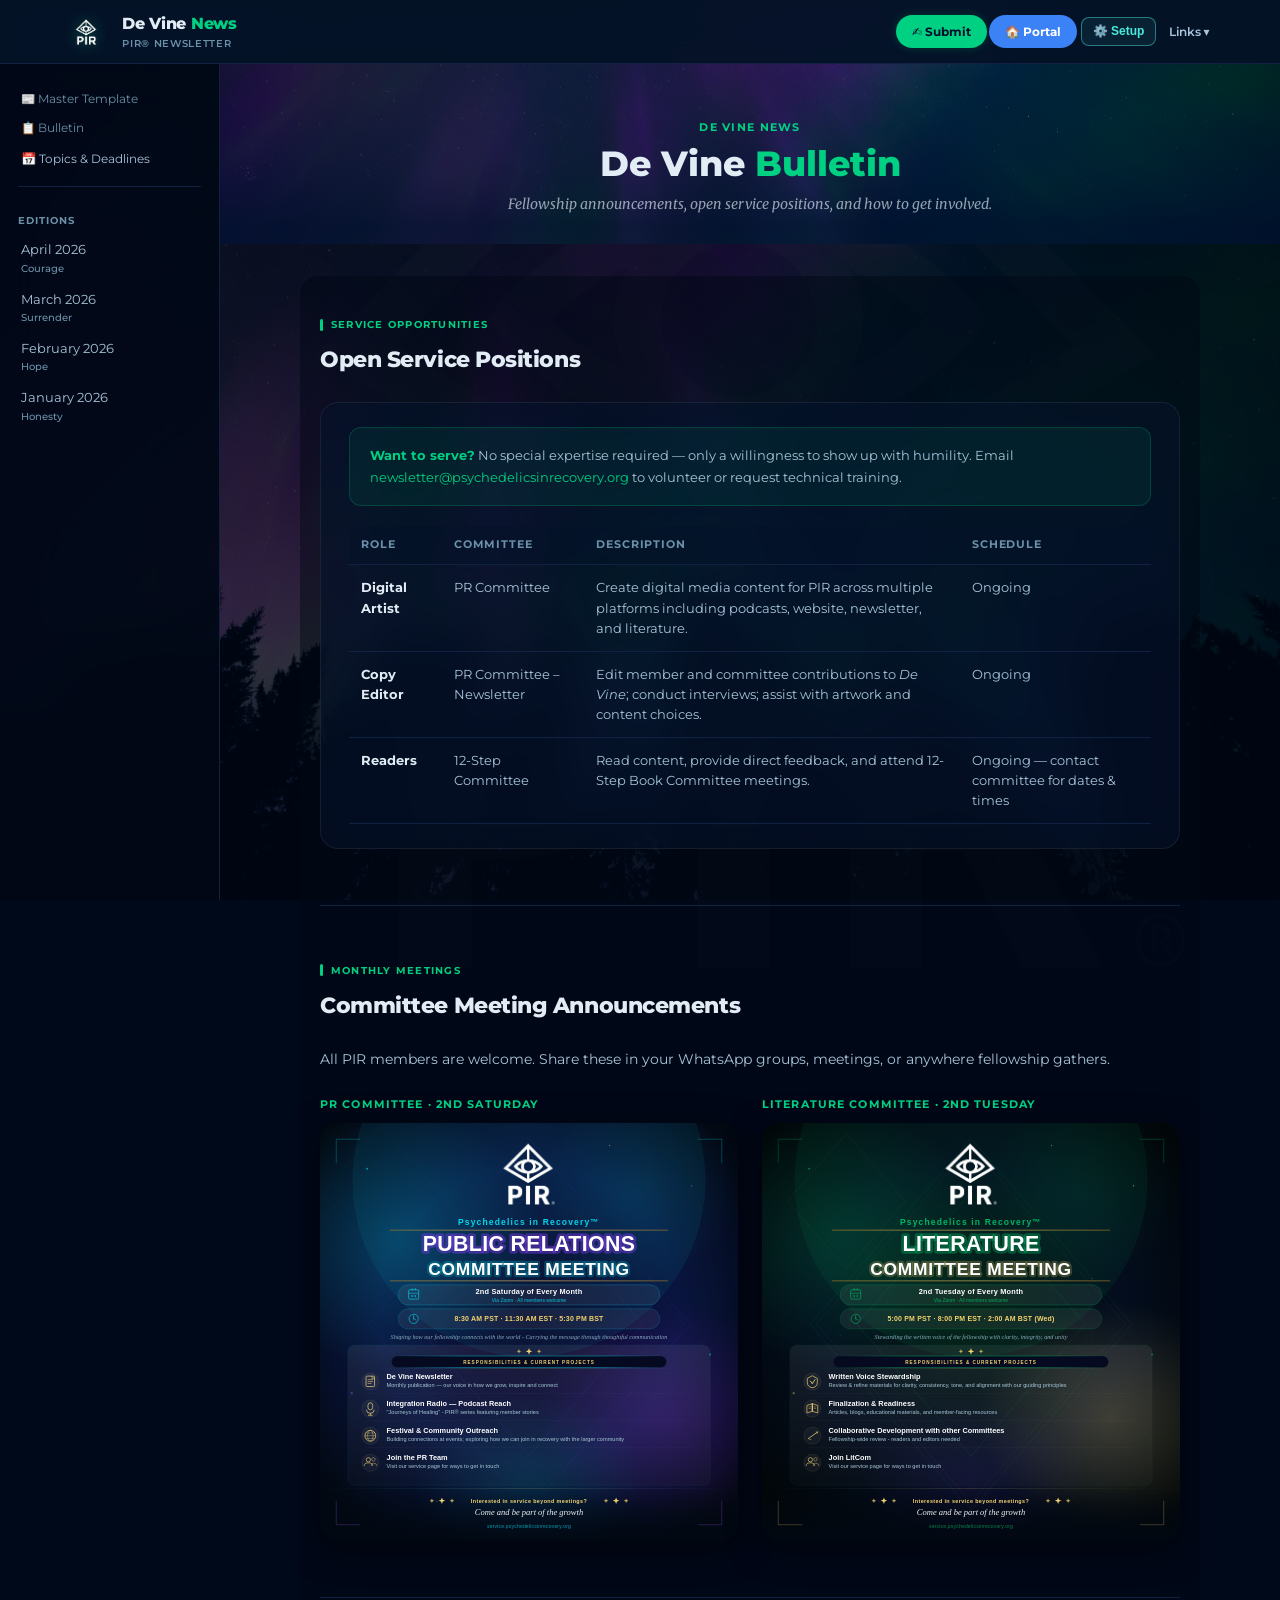
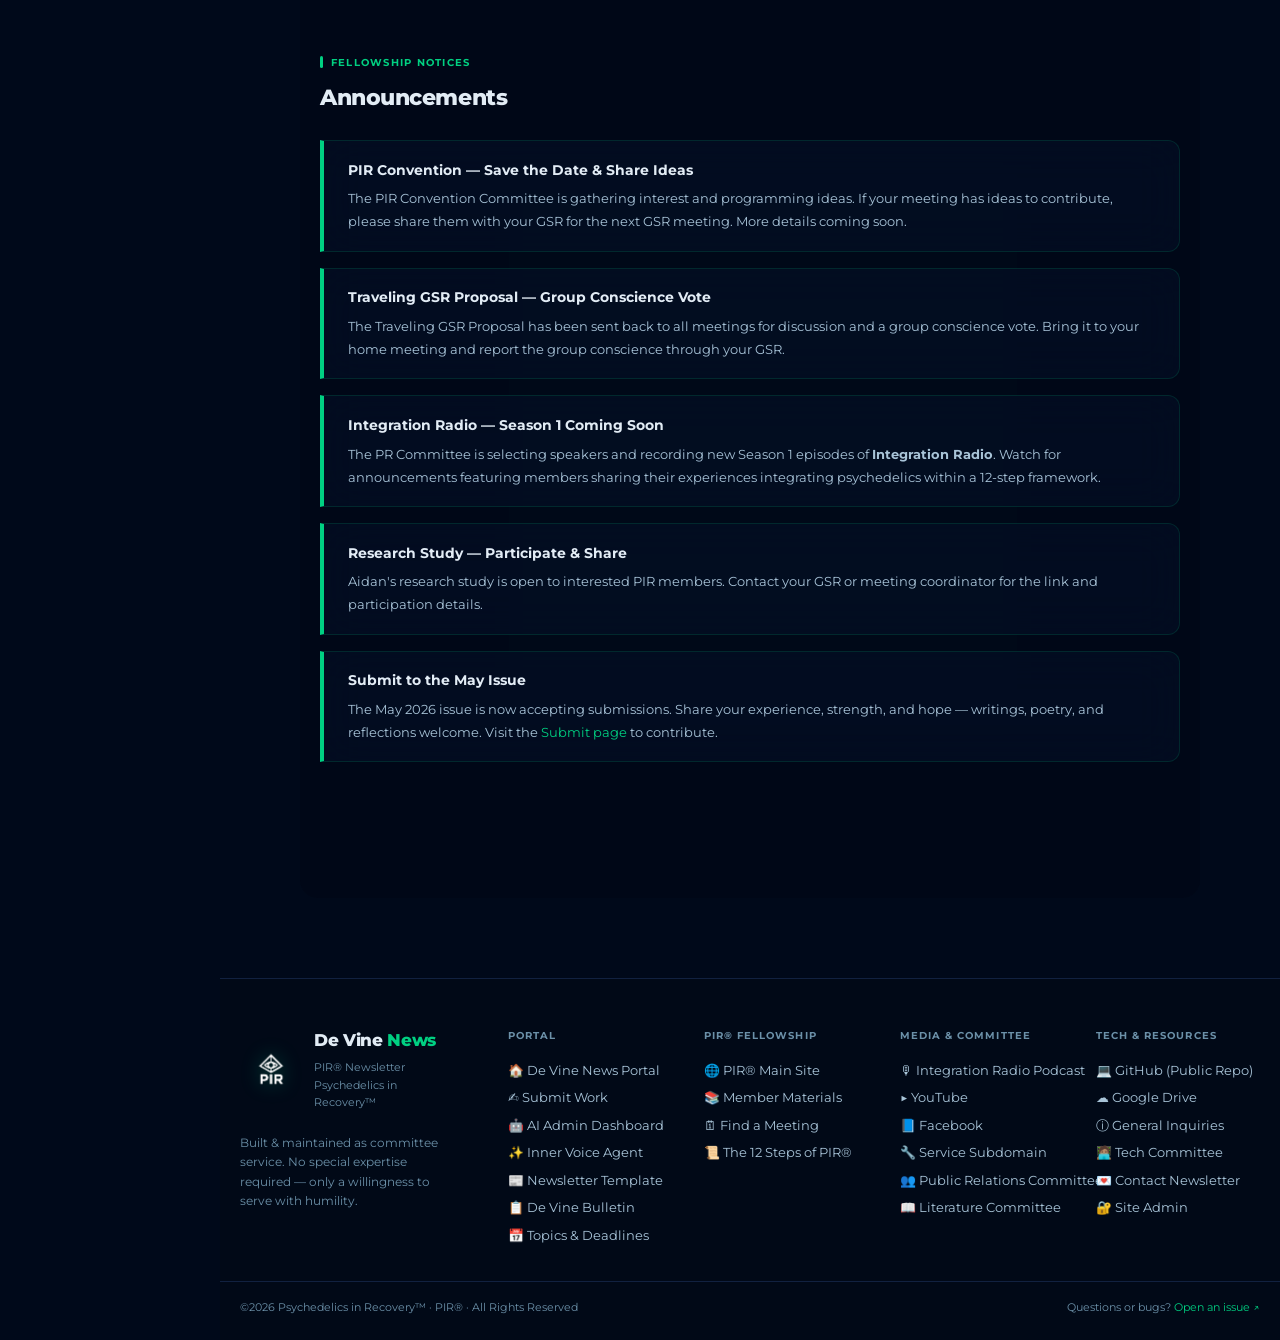
<file: dashboard/bulletin.html>
<!DOCTYPE html>
<html lang="en">
<head>
  <link rel="icon" href="assets/favicon.svg" type="image/svg+xml"/>
  <link rel="icon" href="assets/favicon.png" type="image/png"/>
  <link rel="apple-touch-icon" href="assets/favicon.png"/>
  <meta charset="UTF-8" />
  <meta name="viewport" content="width=device-width, initial-scale=1.0" />
  <title>De Vine Bulletin — De Vine News | PIR®</title>
  <meta name="description" content="De Vine Bulletin — fellowship announcements, open service positions, and committee updates for PIR® De Vine News." />
  <link rel="preconnect" href="https://fonts.googleapis.com" />
  <link rel="preconnect" href="https://fonts.gstatic.com" crossorigin />
  <link href="https://fonts.googleapis.com/css2?family=Montserrat:wght@400;600;700;800&family=Merriweather:ital,wght@0,400;0,700;1,300;1,400&display=swap" rel="stylesheet" />
  <link rel="stylesheet" href="style.css" />
  <style>
    .res-wrap { max-width: 900px; margin: 0 auto; padding: 2.5rem 1.25rem 5rem; }

    /* Small parallax header */
    .page-hero {
      position: relative; overflow: hidden; min-height: 180px;
      display: flex; align-items: flex-end;
    }
    .page-hero-bg {
      position: absolute; inset: -30px 0; z-index: 0;
      background-image: url('assets/bg.jpg');
      background-size: cover; background-position: center 40%;
      will-change: transform;
    }
    .page-hero-overlay {
      position: absolute; inset: 0; z-index: 1;
      background: linear-gradient(to bottom, rgba(0,15,43,0.5), rgba(0,15,43,0.92) 90%);
    }
    .page-hero-content {
      position: relative; z-index: 2;
      max-width: 900px; margin: 0 auto; width: 100%;
      padding: 2rem 1.25rem 1.75rem;
      text-align: center;
    }
    .page-hero-eyebrow {
      font-size: 0.67rem; font-weight: 700; letter-spacing: 0.12em;
      text-transform: uppercase; color: var(--green); margin-bottom: 0.5rem;
    }
    .page-hero-title {
      font-size: clamp(1.5rem,4vw,2.2rem); font-weight: 800; line-height: 1.15;
    }
    .page-hero-title em { font-style:normal; color: var(--green); }
    .page-hero-sub {
      font-family: var(--font-serif); font-style: italic;
      font-size: 0.88rem; color: rgba(226,236,245,0.65); margin-top: 0.5rem;
    }

    /* Section header */
    .res-section { margin-bottom: 3.5rem; }
    .res-section-head { margin-bottom: 1.5rem; }
    .res-section-eyebrow {
      font-size: 0.65rem; font-weight: 700; text-transform: uppercase;
      letter-spacing: 0.12em; color: var(--green);
      display: flex; align-items: center; gap: 0.5rem; margin-bottom: 0.5rem;
    }
    .res-section-eyebrow::before {
      content:''; width:3px; height:12px; background:var(--green); border-radius:2px;
    }
    .res-section-title { font-size: 1.4rem; font-weight: 800; letter-spacing:-0.02em; }

    /* Service table */
    .service-table { width: 100%; border-collapse: collapse; }
    .service-table th {
      font-family: var(--font-body); font-size: 0.68rem; font-weight: 700;
      text-transform: uppercase; letter-spacing: 0.08em; color: var(--text-3);
      padding: 0.65rem 0.75rem; border-bottom: 1px solid var(--border);
      text-align: left; background: rgba(5,18,40,0.5);
    }
    .service-table td {
      font-size: 0.82rem; color: var(--text-2); padding: 0.75rem 0.75rem;
      border-bottom: 1px solid var(--border); vertical-align: top; line-height: 1.55;
    }
    .service-table tr:hover td { background: rgba(255,255,255,0.03); }
    .service-table td strong { color: var(--text); }
    @media (max-width: 640px) {
      .service-table, .service-table thead, .service-table tbody,
      .service-table th, .service-table td, .service-table tr { display: block; }
      .service-table thead { display: none; }
      .service-table td {
        padding: 0.4rem 0.75rem; border-bottom: none;
      }
      .service-table tr { border: 1px solid var(--border); border-radius: 10px;
        margin-bottom: 0.75rem; overflow: hidden; }
    }

    /* Announce card */
    .announce-card {
      background: rgba(5,18,40,0.55);
      backdrop-filter: blur(20px); -webkit-backdrop-filter: blur(20px);
      border: 1px solid rgba(0,208,130,0.15);
      border-left: 4px solid var(--green);
      border-radius: 0 var(--radius) var(--radius) 0;
      padding: 1.1rem 1.5rem; margin-bottom: 1rem;
    }
    .announce-title {
      font-size: 0.9rem; font-weight: 700; color: var(--text); margin-bottom: 0.3rem;
    }
    .announce-body { font-size: 0.82rem; color: var(--text-2); line-height: 1.75; }

    /* Volunteer CTA */
    .volunteer-cta {
      background: rgba(0,208,130,0.07);
      border: 1px solid rgba(0,208,130,0.2);
      border-radius: var(--radius); padding: 1rem 1.25rem;
      margin-bottom: 1.5rem;
      font-size: 0.82rem; color: var(--text-2); line-height: 1.7;
    }
    .volunteer-cta strong { color: var(--green); }
  </style>
</head>
<body class="page-edition">
<script>
  window.CURRENT_PAGE = 'bulletin';
</script>

<!-- ═══ HERO ═══ -->
<section class="page-hero">
  <div class="page-hero-bg" id="page-hero-bg"></div>
  <div class="page-hero-overlay"></div>
  <div class="page-hero-content">
    <div class="page-hero-eyebrow">De Vine News</div>
    <h1 class="page-hero-title">De Vine <em>Bulletin</em></h1>
    <p class="page-hero-sub">Fellowship announcements, open service positions, and how to get involved.</p>
  </div>
</section>

<!-- ═══ CONTENT ═══ -->
<div class="res-wrap">

  <!-- Open Service Positions -->
  <section class="res-section" id="service-positions">
    <div class="res-section-head">
      <div class="res-section-eyebrow">Service Opportunities</div>
      <h2 class="res-section-title">Open Service Positions</h2>
    </div>

    <div class="glass-card" style="padding:1.5rem 1.75rem;">
      <div class="volunteer-cta" style="margin-bottom:1.25rem;">
        <strong>Want to serve?</strong> No special expertise required — only a willingness to show up
        with humility. Email <a href="mailto:newsletter@psychedelicsinrecovery.org">newsletter@psychedelicsinrecovery.org</a>
        to volunteer or request technical training.
      </div>

      <div style="overflow-x:auto">
        <table class="service-table">
          <thead>
            <tr>
              <th>Role</th>
              <th>Committee</th>
              <th>Description</th>
              <th>Schedule</th>
            </tr>
          </thead>
          <tbody>
            <tr>
              <td><strong>Digital Artist</strong></td>
              <td>PR Committee</td>
              <td>Create digital media content for PIR across multiple platforms including podcasts, website, newsletter, and literature.</td>
              <td>Ongoing</td>
            </tr>
            <tr>
              <td><strong>Copy Editor</strong></td>
              <td>PR Committee – Newsletter</td>
              <td>Edit member and committee contributions to <em>De Vine</em>; conduct interviews; assist with artwork and content choices.</td>
              <td>Ongoing</td>
            </tr>
            <tr>
              <td><strong>Readers</strong></td>
              <td>12-Step Committee</td>
              <td>Read content, provide direct feedback, and attend 12-Step Book Committee meetings.</td>
              <td>Ongoing — contact committee for dates &amp; times</td>
            </tr>
          </tbody>
        </table>
      </div>
    </div>
  </section>

  <hr style="border:none;border-top:1px solid var(--border);margin:0 0 3.5rem" />

  <!-- Committee Meetings -->
  <section class="res-section" id="committee-meetings">
    <div class="res-section-head">
      <div class="res-section-eyebrow">Monthly Meetings</div>
      <h2 class="res-section-title">Committee Meeting Announcements</h2>
    </div>
    <p style="font-size:0.85rem;color:var(--text-2);margin-bottom:1.5rem;line-height:1.7">
      All PIR members are welcome. Share these in your WhatsApp groups, meetings, or anywhere fellowship gathers.
    </p>
    <div style="display:grid;grid-template-columns:repeat(auto-fit,minmax(280px,1fr));gap:1.5rem;align-items:start">
      <div>
        <p style="font-size:0.7rem;font-weight:700;letter-spacing:0.1em;text-transform:uppercase;color:var(--green);margin-bottom:0.6rem">PR Committee · 2nd Saturday</p>
        <img src="assets/announcements/pr-meeting.svg"
             alt="PIR PR Committee Monthly Meeting announcement"
             style="width:100%;border-radius:var(--radius-lg);box-shadow:0 8px 32px rgba(0,0,0,0.5);display:block" />
      </div>
      <div>
        <p style="font-size:0.7rem;font-weight:700;letter-spacing:0.1em;text-transform:uppercase;color:var(--green);margin-bottom:0.6rem">Literature Committee · 2nd Tuesday</p>
        <img src="assets/announcements/litcom-meeting.svg"
             alt="PIR Literature Committee Monthly Meeting announcement"
             style="width:100%;border-radius:var(--radius-lg);box-shadow:0 8px 32px rgba(0,0,0,0.5);display:block" />
      </div>
    </div>
  </section>

  <hr style="border:none;border-top:1px solid var(--border);margin:0 0 3.5rem" />

  <!-- Announcements -->
  <section class="res-section" id="announcements">
    <div class="res-section-head">
      <div class="res-section-eyebrow">Fellowship Notices</div>
      <h2 class="res-section-title">Announcements</h2>
    </div>

    <div class="announce-card">
      <div class="announce-title">PIR Convention — Save the Date &amp; Share Ideas</div>
      <div class="announce-body">The PIR Convention Committee is gathering interest and programming ideas. If your meeting has ideas to contribute, please share them with your GSR for the next GSR meeting. More details coming soon.</div>
    </div>

    <div class="announce-card">
      <div class="announce-title">Traveling GSR Proposal — Group Conscience Vote</div>
      <div class="announce-body">The Traveling GSR Proposal has been sent back to all meetings for discussion and a group conscience vote. Bring it to your home meeting and report the group conscience through your GSR.</div>
    </div>

    <div class="announce-card">
      <div class="announce-title">Integration Radio — Season 1 Coming Soon</div>
      <div class="announce-body">The PR Committee is selecting speakers and recording new Season 1 episodes of <strong>Integration Radio</strong>. Watch for announcements featuring members sharing their experiences integrating psychedelics within a 12-step framework.</div>
    </div>

    <div class="announce-card">
      <div class="announce-title">Research Study — Participate &amp; Share</div>
      <div class="announce-body">Aidan's research study is open to interested PIR members. Contact your GSR or meeting coordinator for the link and participation details.</div>
    </div>

    <div class="announce-card">
      <div class="announce-title">Submit to the May Issue</div>
      <div class="announce-body">The May 2026 issue is now accepting submissions. Share your experience, strength, and hope — writings, poetry, and reflections welcome. Visit the <a href="submit.html">Submit page</a> to contribute.</div>
    </div>
  </section>

</div>

<!-- ═══ SCRIPTS ═══ -->
<script>
  const bg = document.getElementById('page-hero-bg');
  if (bg) {
    let tick = false;
    window.addEventListener('scroll', function () {
      if (!tick) {
        requestAnimationFrame(function () {
          bg.style.transform = 'translateY(' + (window.scrollY * 0.25) + 'px)';
          tick = false;
        });
        tick = true;
      }
    });
  }
</script>
<script src="nav.js"></script>
<script src="sidenav.js"></script>
<script src="footer.js"></script>
</body>
</html>
</file>
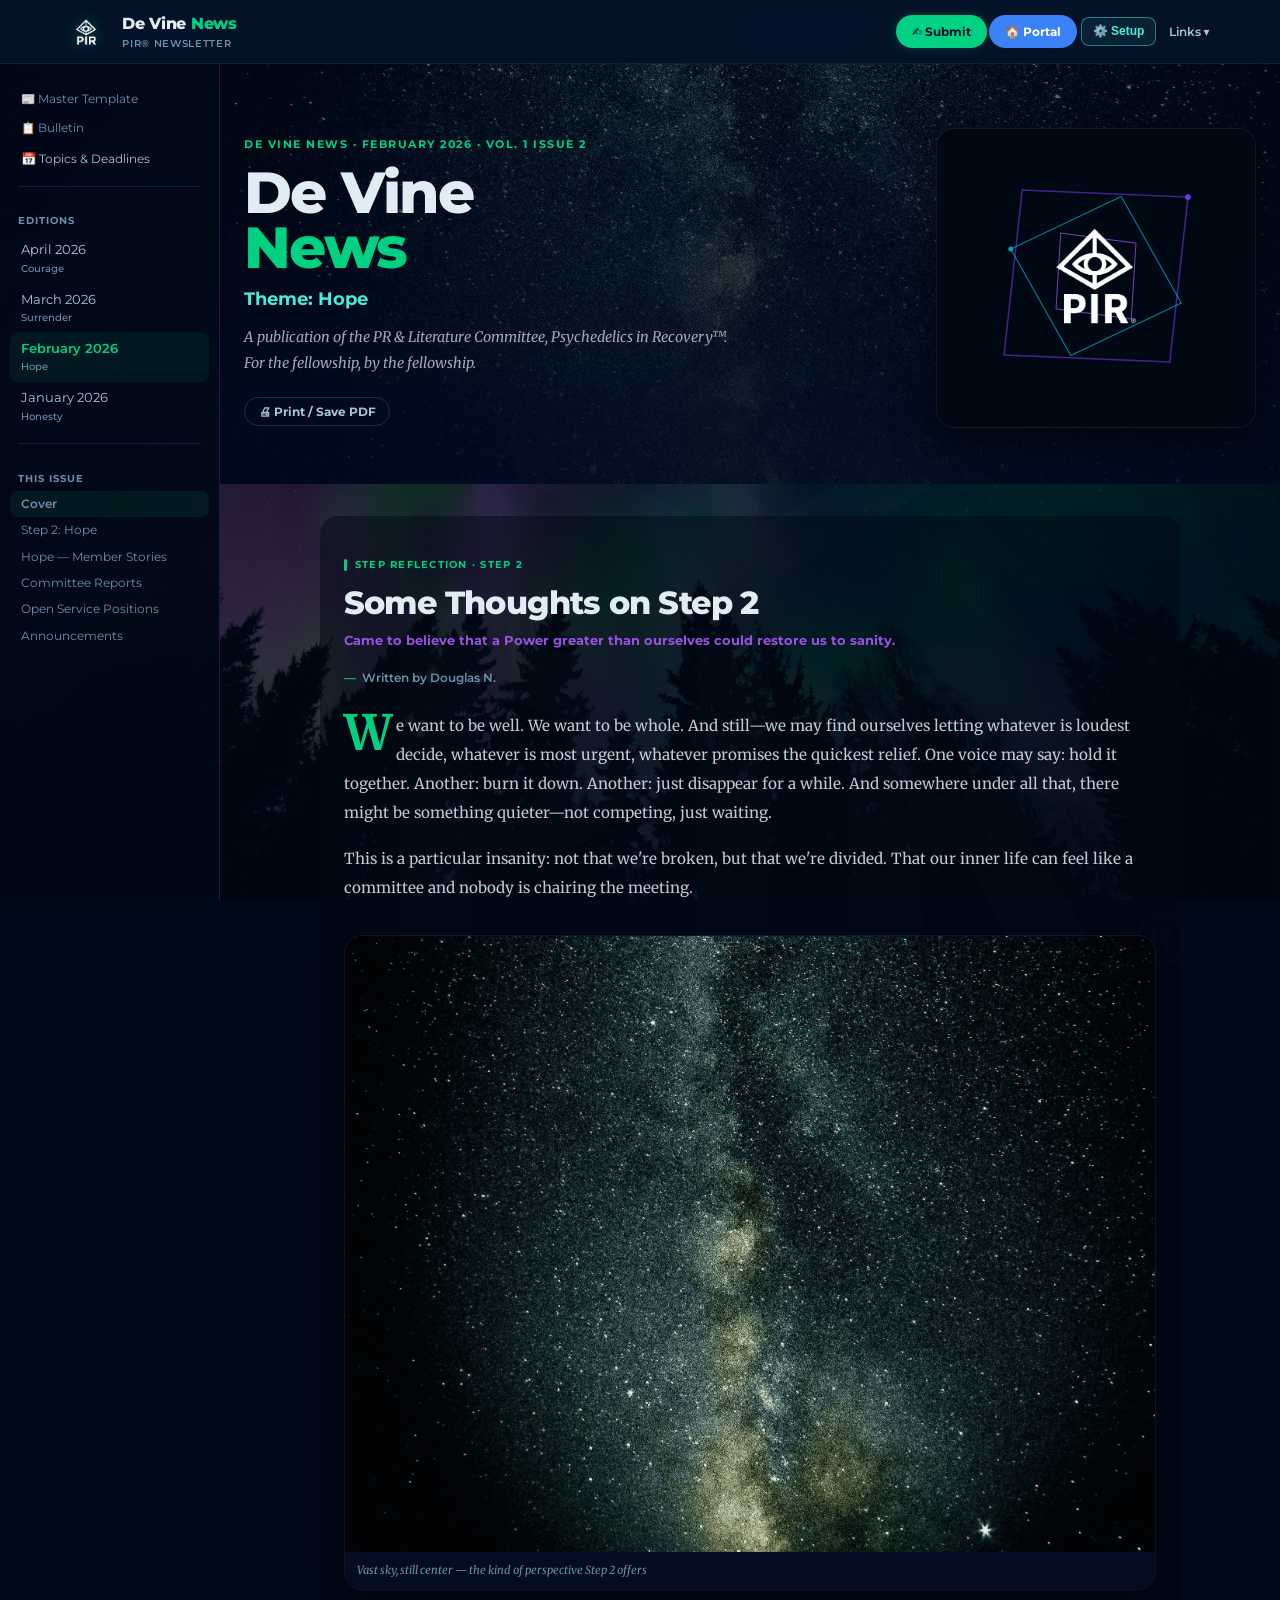
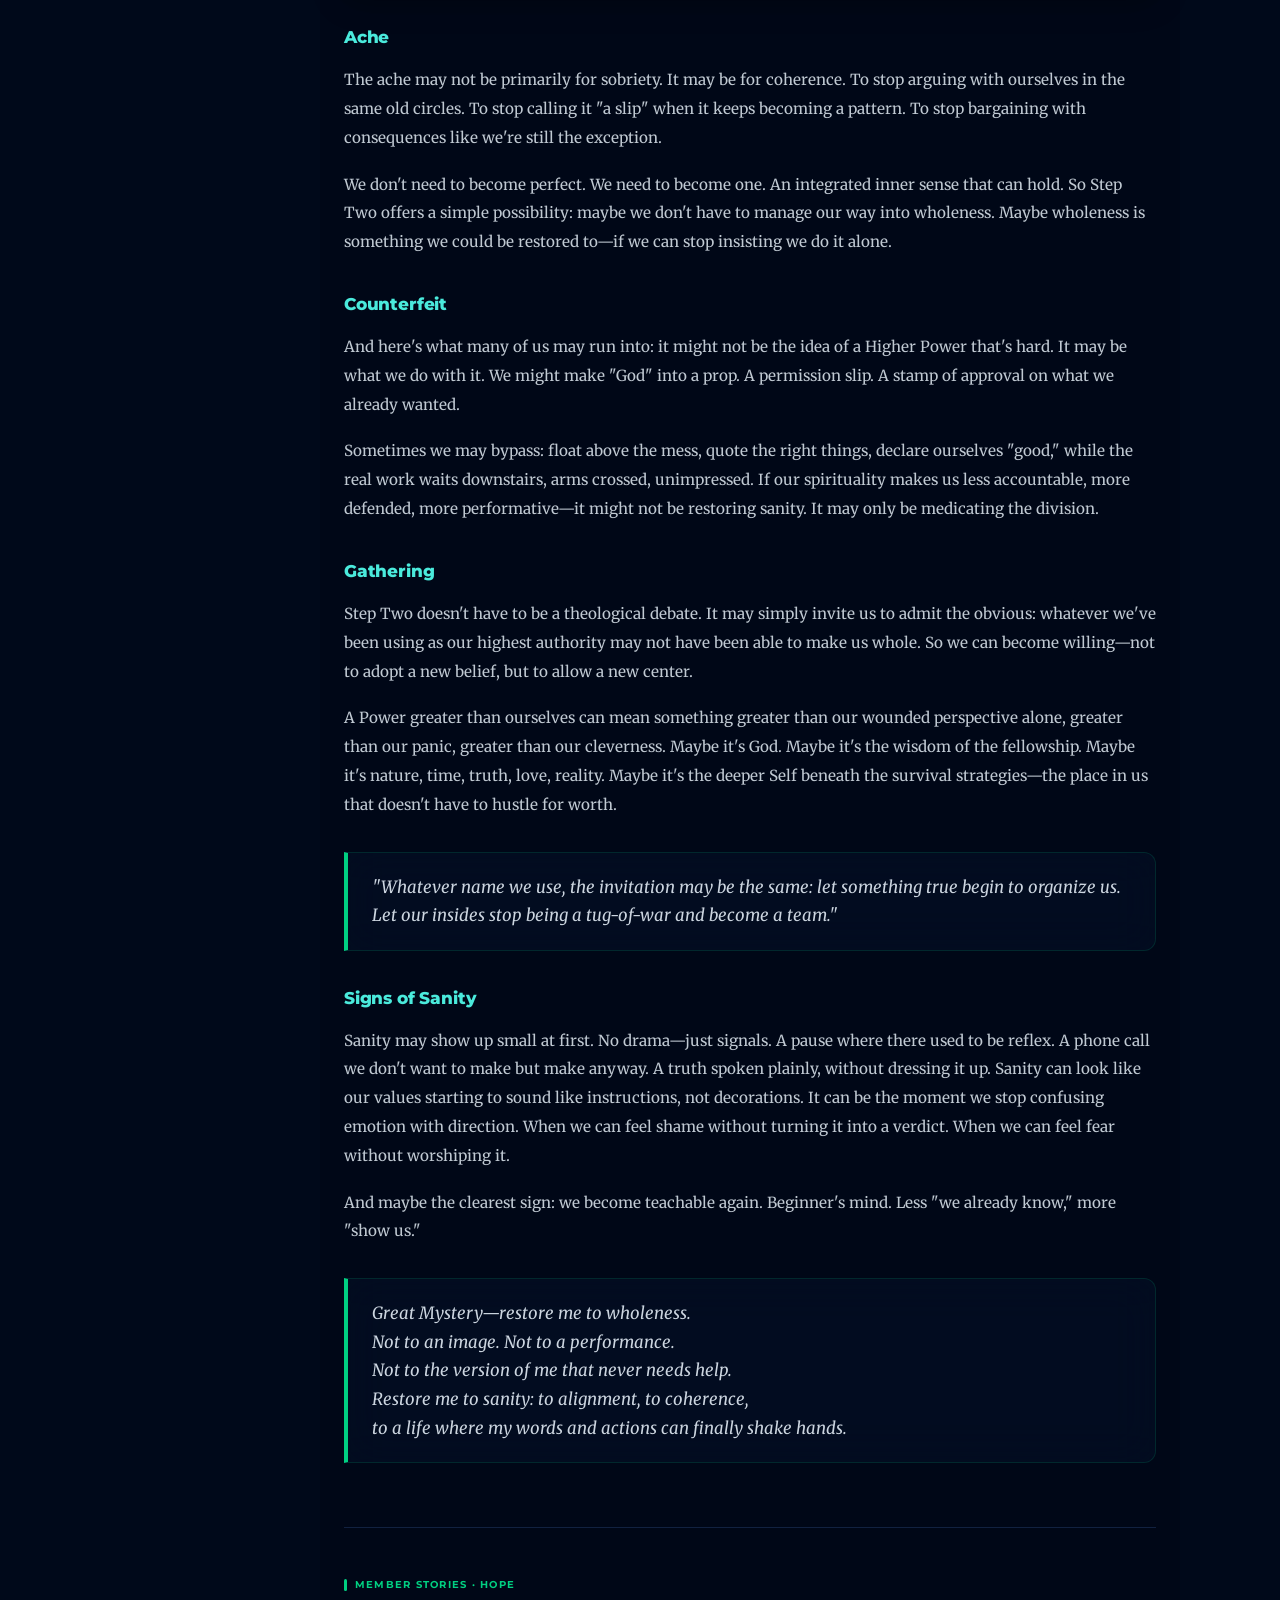
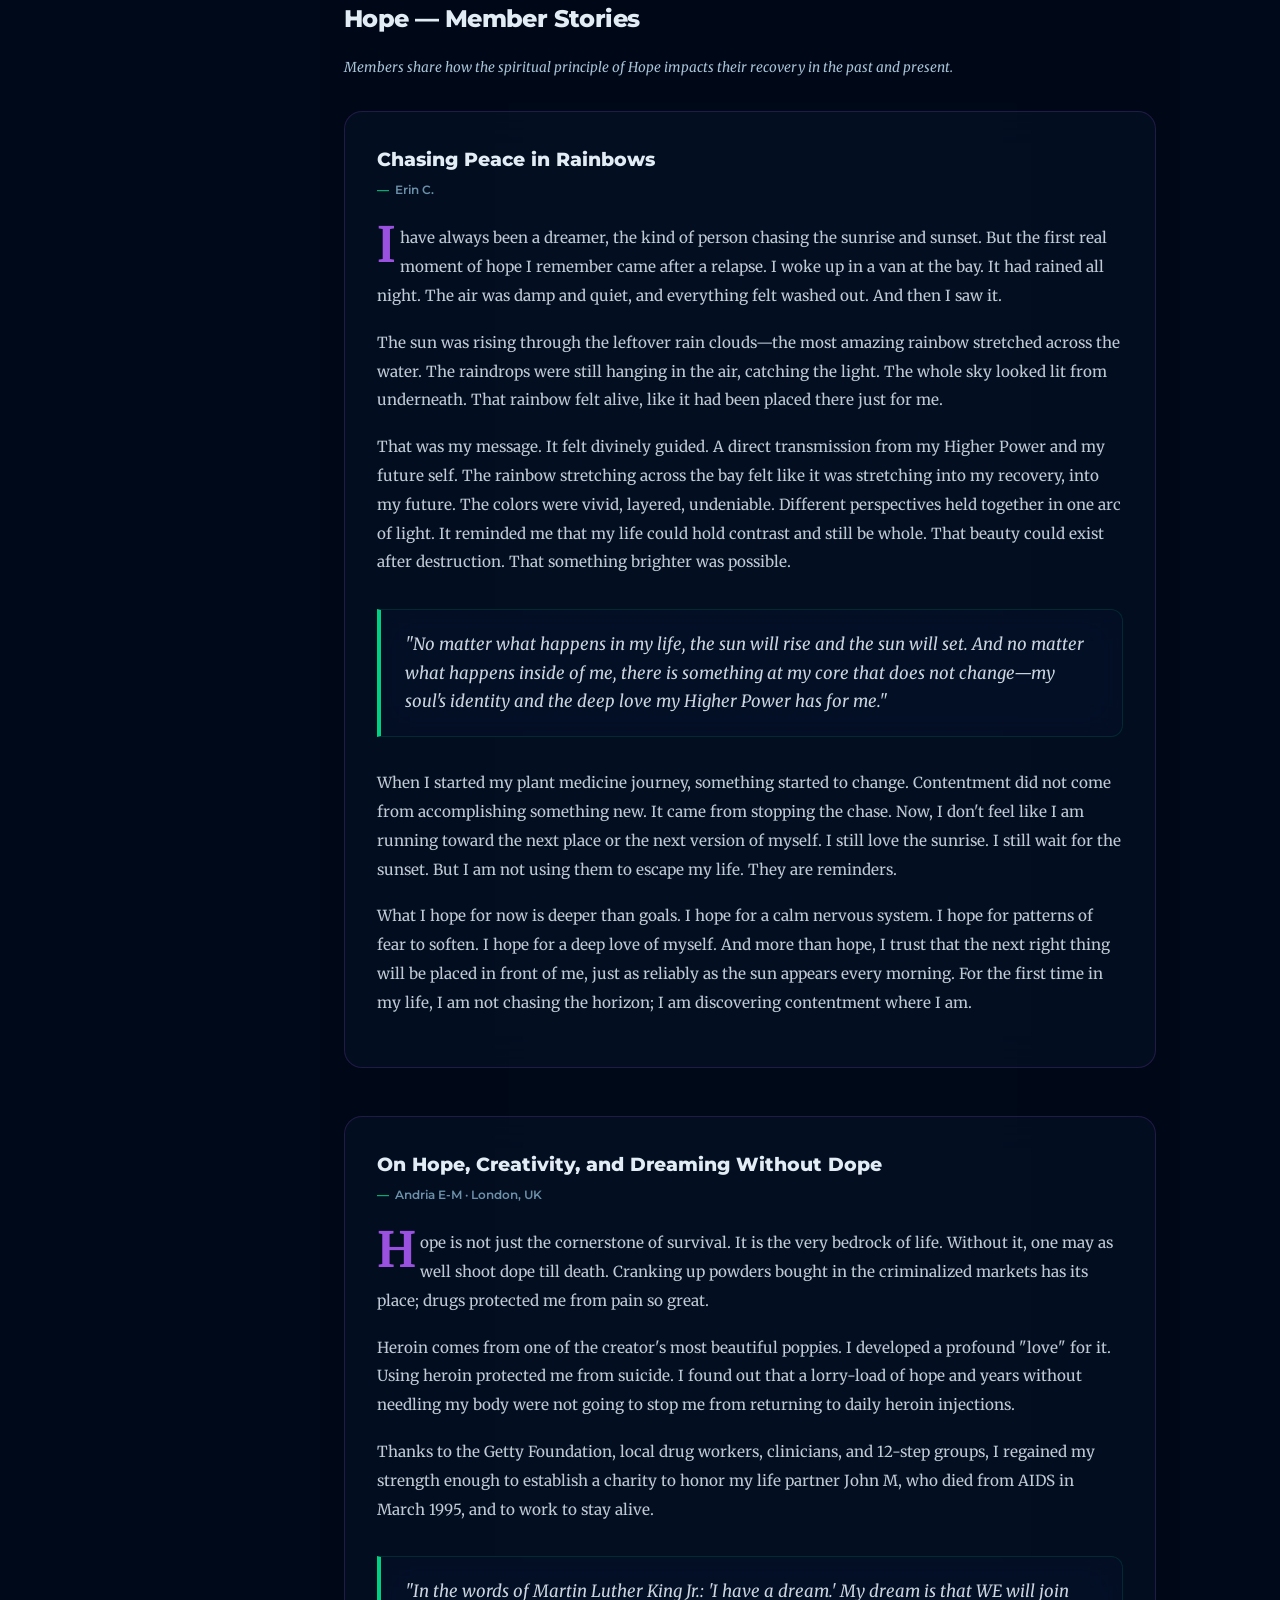
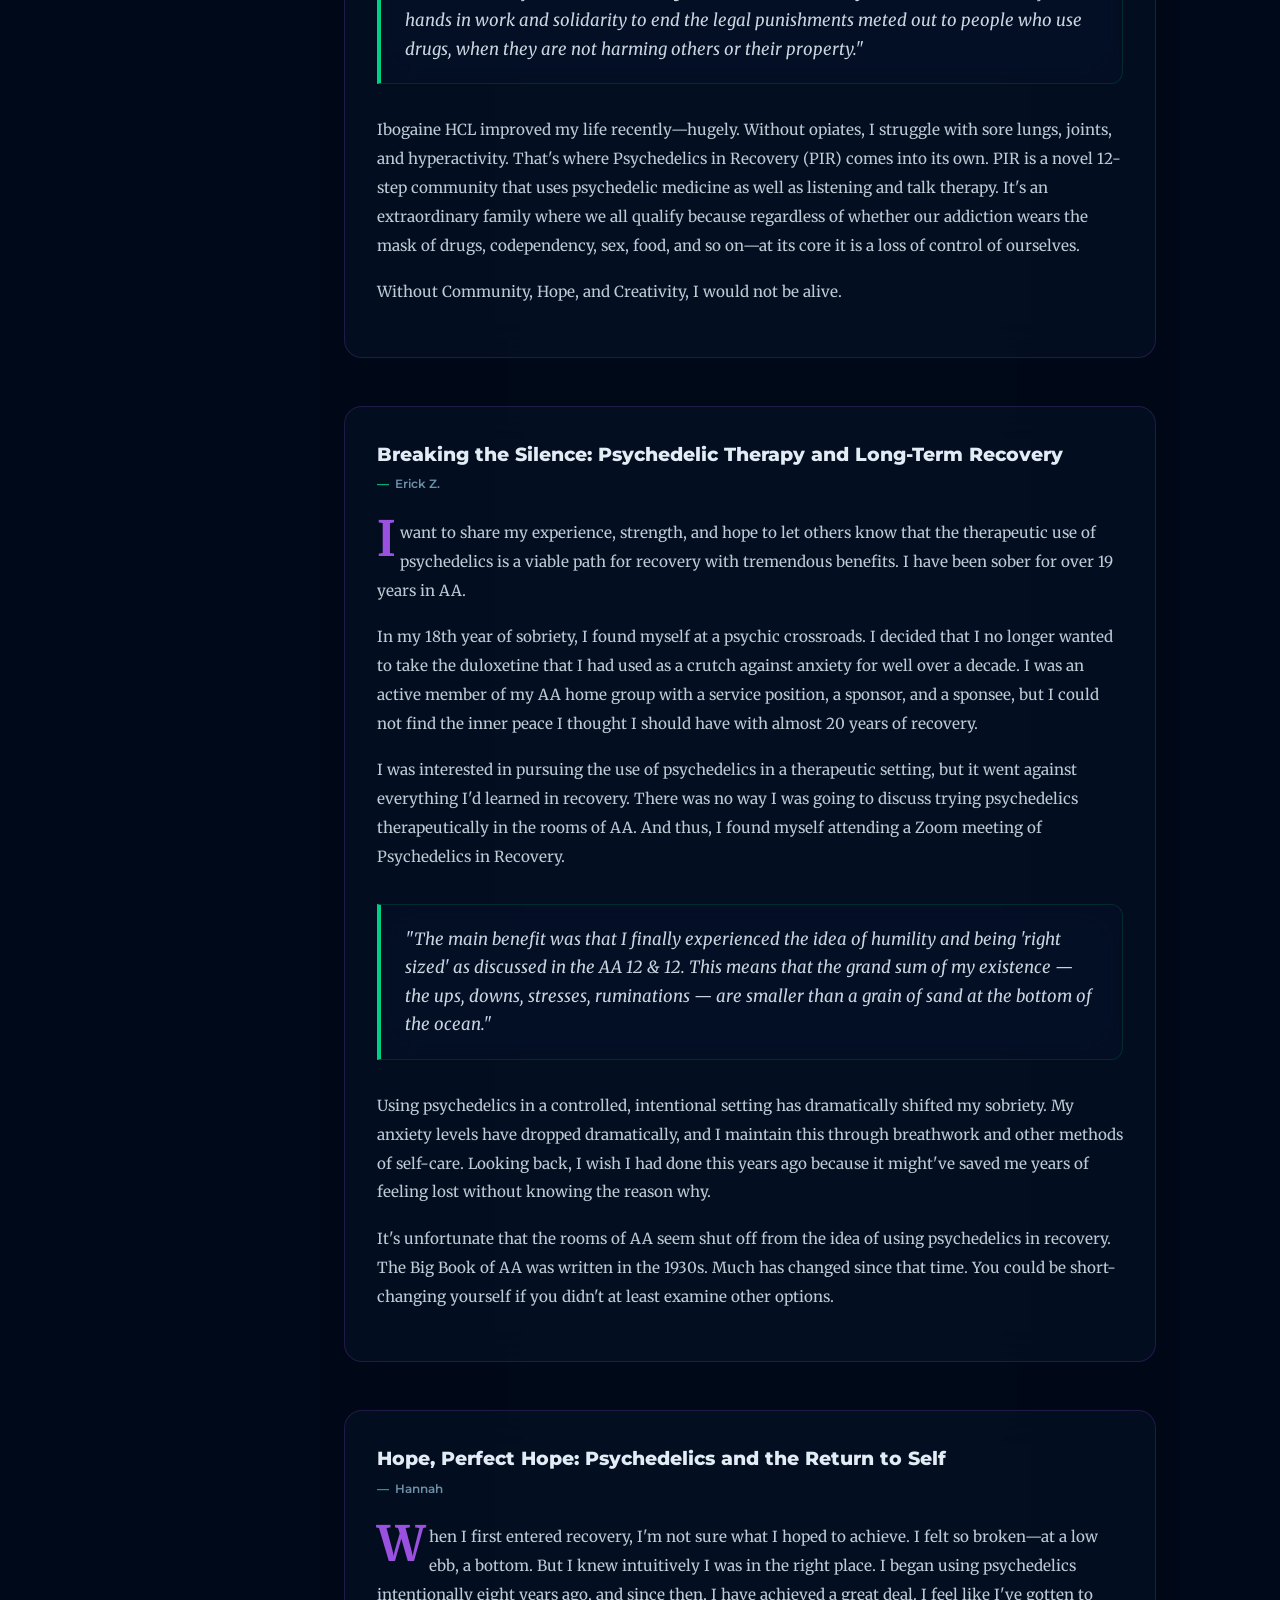
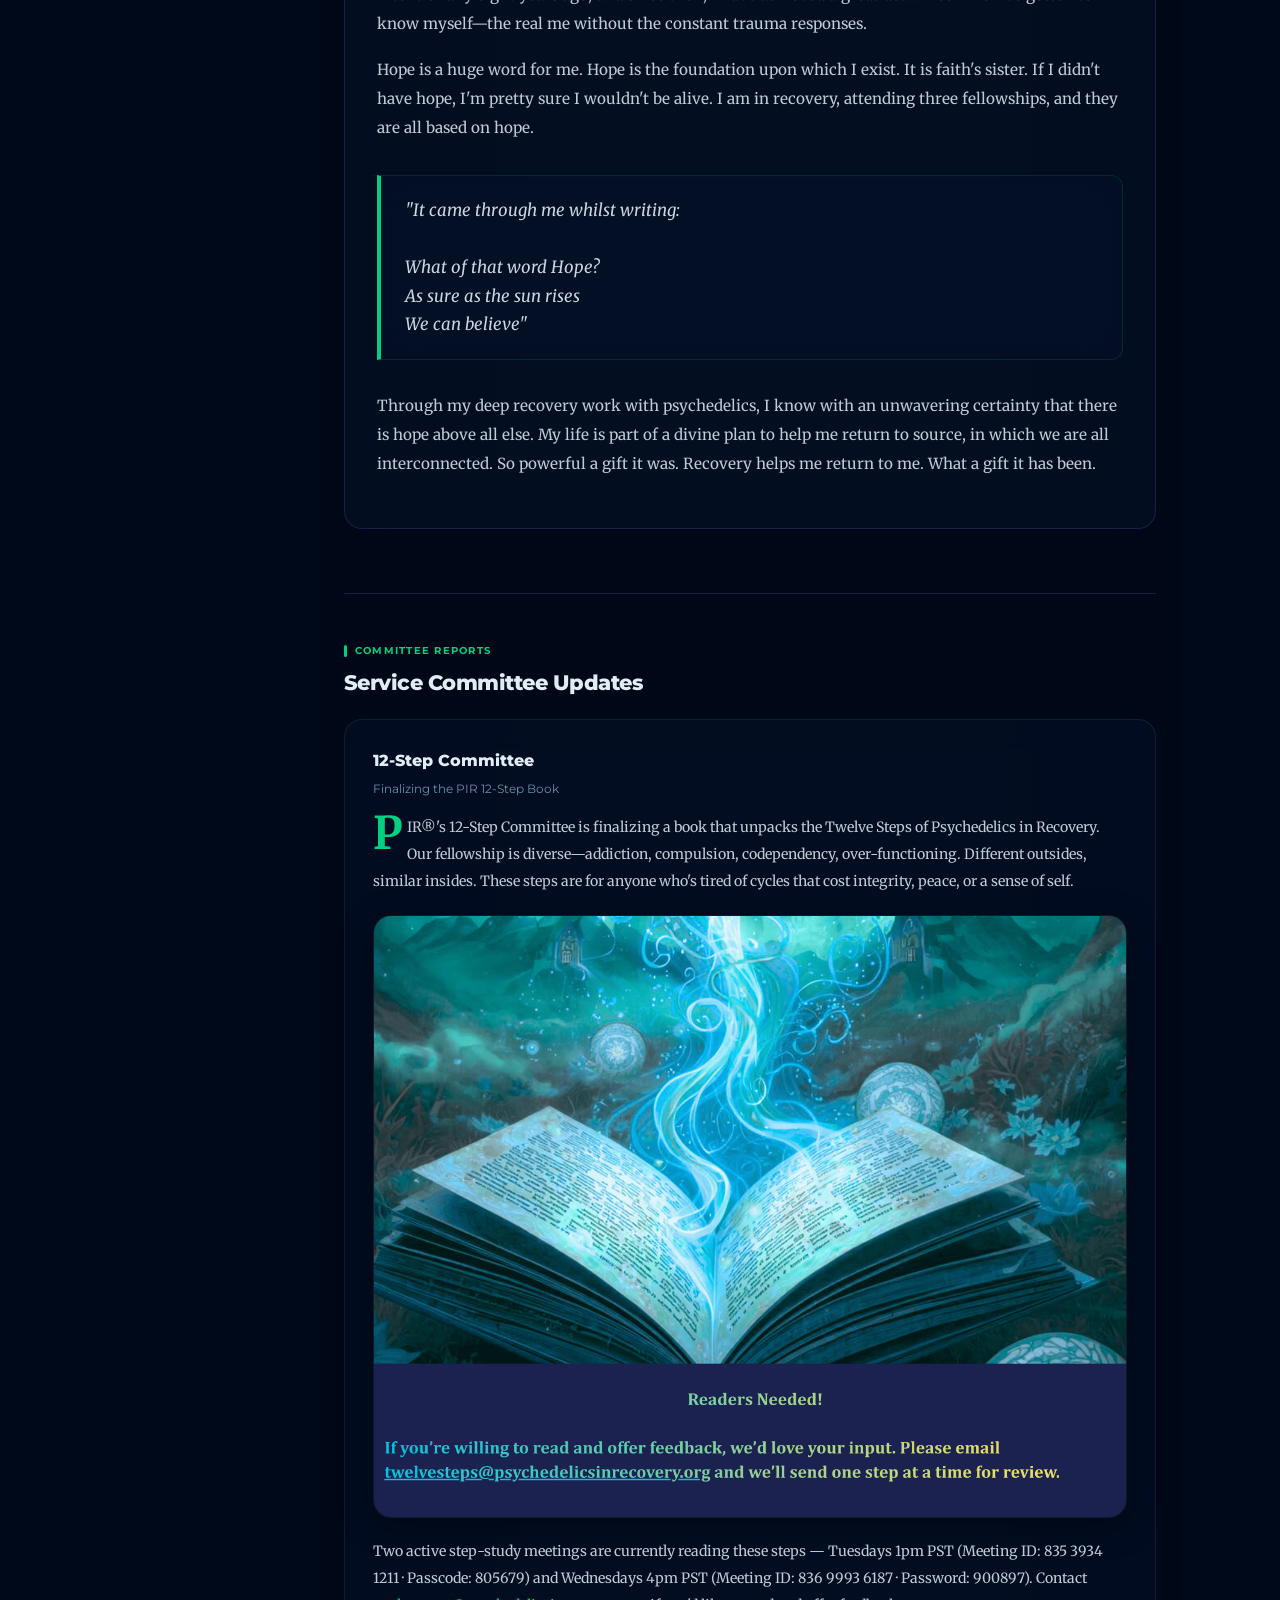
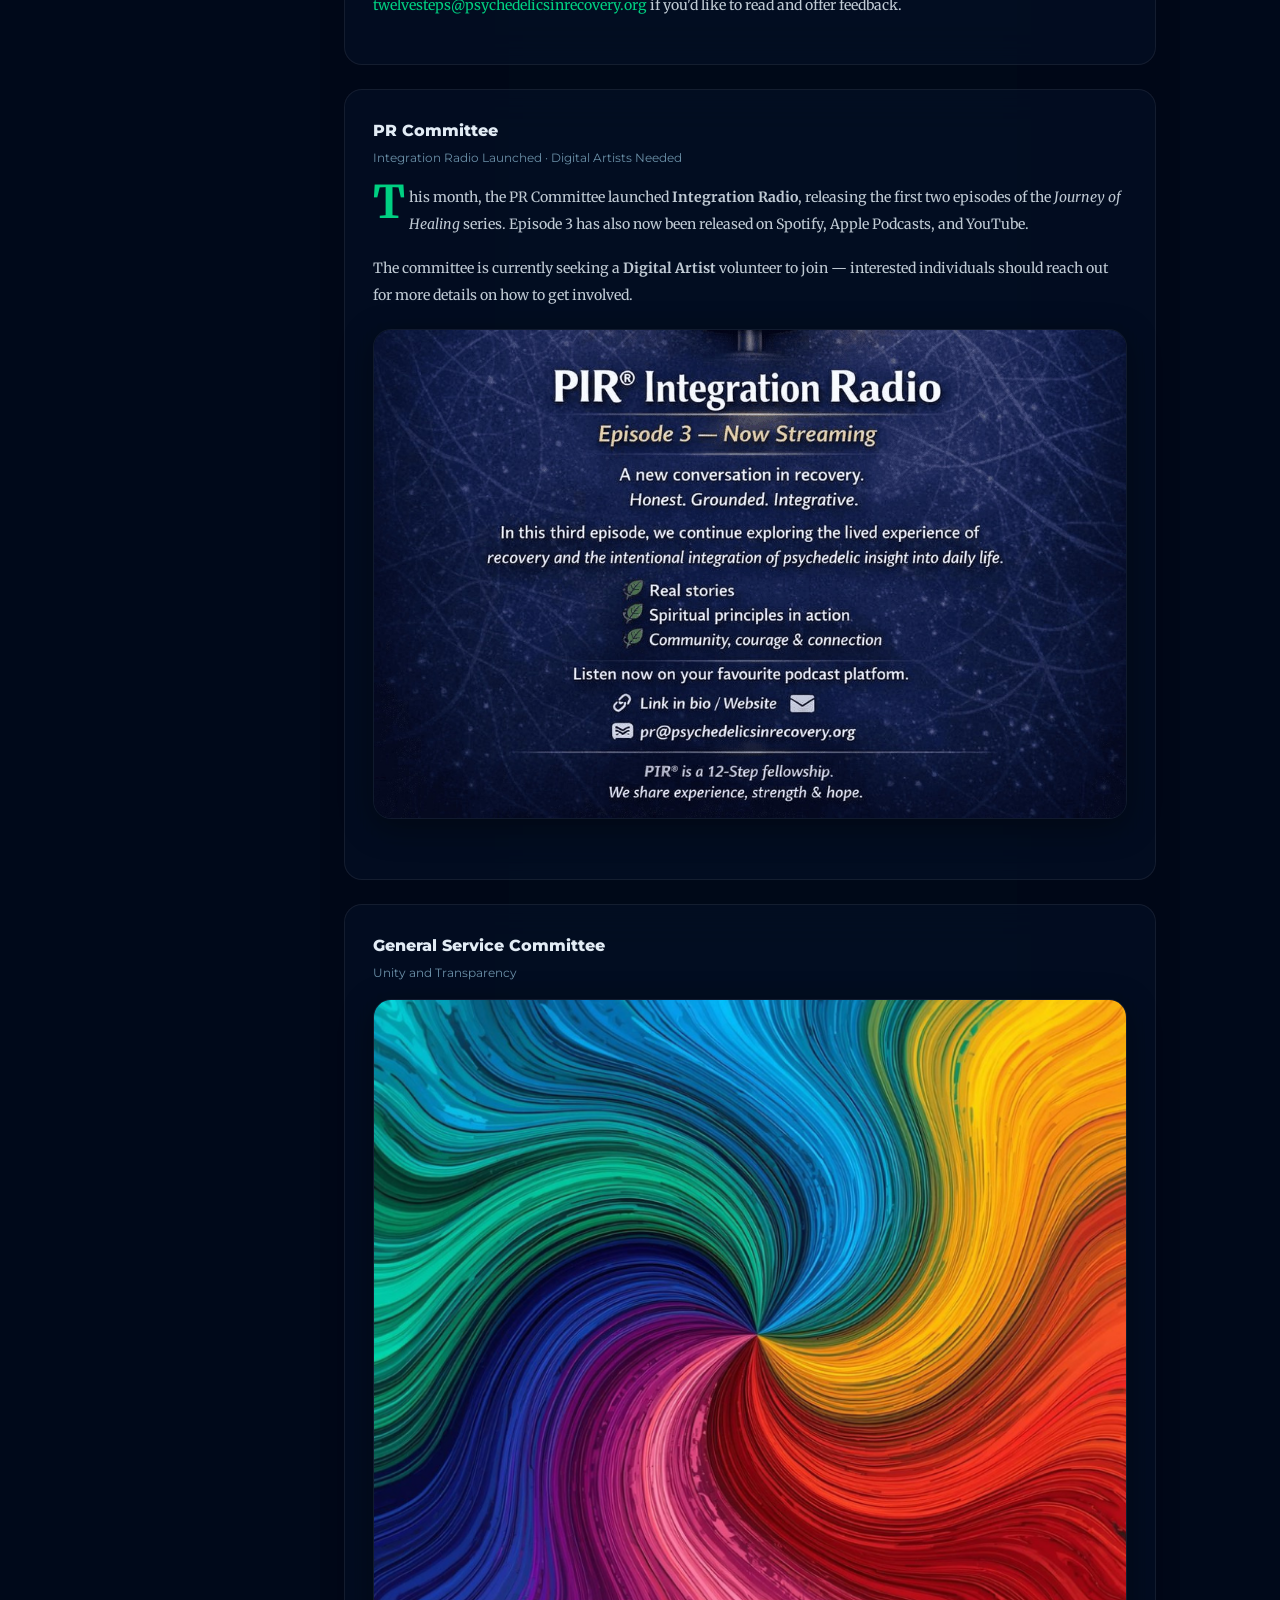
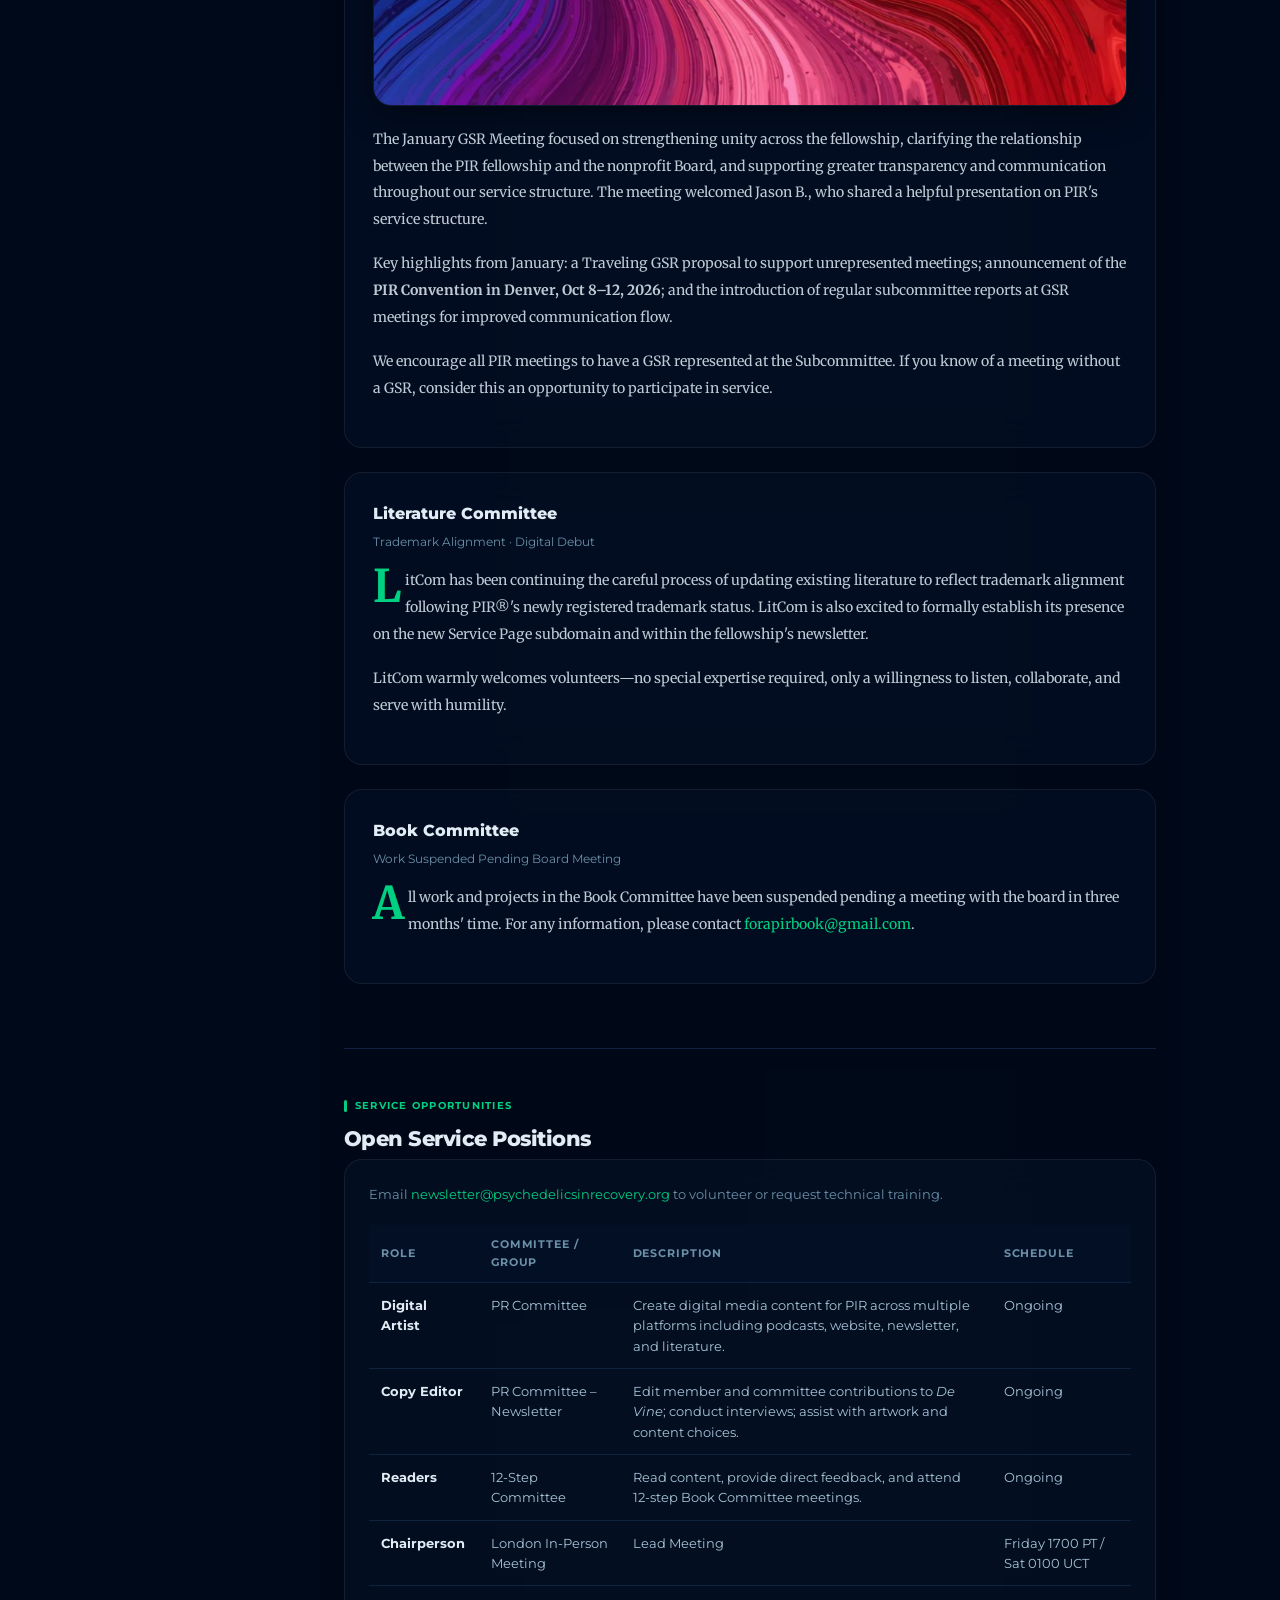
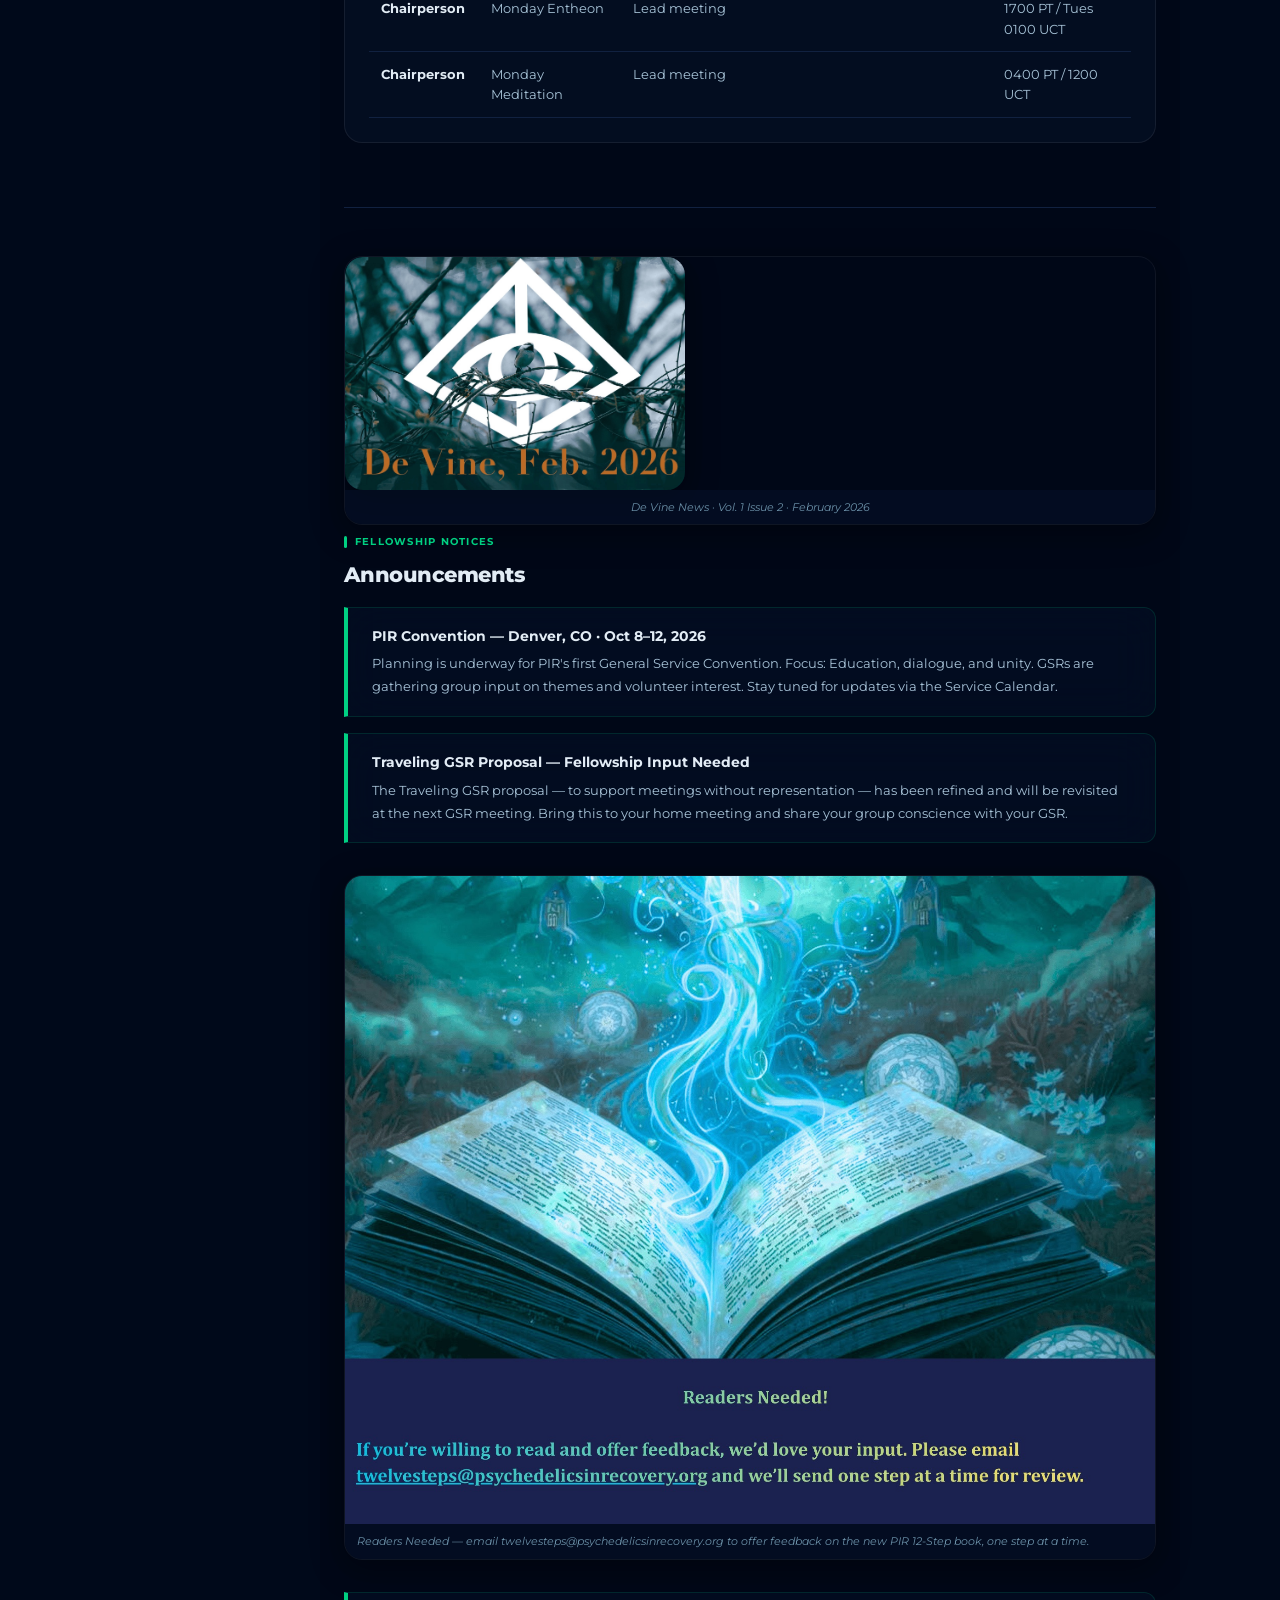
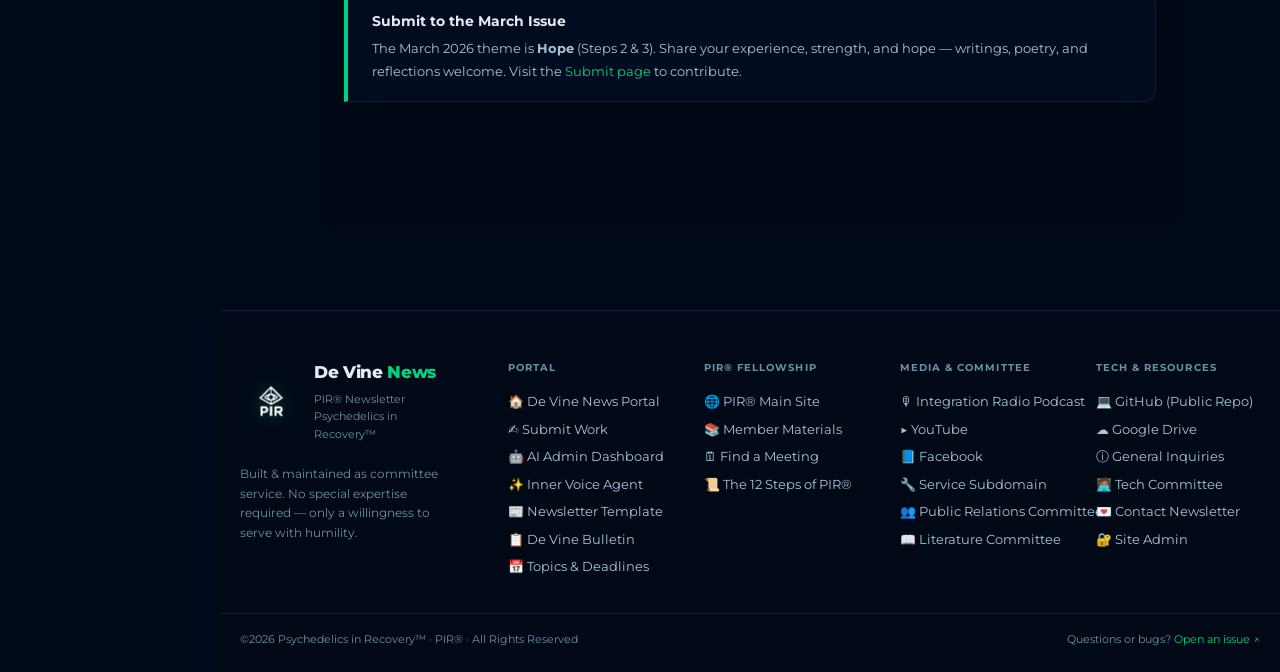
<file: dashboard/newsletter-february-2026.html>
<!DOCTYPE html>
<html lang="en">
<head>
  <link rel="icon" href="assets/favicon.svg" type="image/svg+xml"/>
  <link rel="icon" href="assets/favicon.png" type="image/png"/>
  <link rel="apple-touch-icon" href="assets/favicon.png"/>
  <meta charset="UTF-8" />
  <meta name="viewport" content="width=device-width, initial-scale=1.0" />
  <title>De Vine News — February 2026 | PIR®</title>
  <meta name="description" content="De Vine News February 2026 — Hope. PIR® 12-Step Fellowship newsletter." />
  <link rel="preconnect" href="https://fonts.googleapis.com" />
  <link rel="preconnect" href="https://fonts.gstatic.com" crossorigin />
  <link href="https://fonts.googleapis.com/css2?family=Montserrat:wght@400;600;700;800&family=Merriweather:ital,wght@0,400;0,700;1,300;1,400&display=swap" rel="stylesheet" />
  <link rel="stylesheet" href="style.css" />
  <style>
    /* ── Edition page layout ── */
    .nl-hero {
      position: relative; overflow: hidden; min-height: 420px;
      display: flex; align-items: center;
    }
    .nl-hero-bg {
      position: absolute; inset: -40px 0; z-index: 0;
      background-image: url('assets/editions/feb-2026/milky-way.jpg');
      background-size: cover; background-position: center 50%;
      will-change: transform;
    }
    .nl-hero-overlay {
      position: absolute; inset: 0; z-index: 1;
      background: linear-gradient(to bottom, rgba(0,10,32,0.55) 0%, rgba(0,10,32,0.92) 85%);
    }
    .nl-hero-content {
      position: relative; z-index: 2; width: 100%;
      max-width: 1100px; margin: 0 auto;
      padding: 3rem 1.5rem 2.5rem;
      display: flex; align-items: center; gap: 3rem;
    }
    .nl-hero-text { flex: 1; }
    .nl-hero-art {
      width: 320px; flex-shrink: 0; height: 300px;
      border-radius: var(--radius-lg); overflow: hidden;
      background: url('assets/pir-logo-night.jpg') center center / cover no-repeat, rgba(5,18,40,0.85);
      box-shadow: 0 12px 40px rgba(0,0,0,0.5);
      border: 1px solid rgba(255,255,255,0.08);
    }
    .nl-hero-actions { display: flex; gap: 0.75rem; margin-top: 1.25rem; flex-wrap: wrap; }
    @media (max-width: 800px) {
      .nl-hero-content { flex-direction: column-reverse; gap: 1.5rem; }
      .nl-hero-art { width: 100%; height: 200px; }
      .nl-hero-desc { max-width: 100%; }
    }
    .nl-edition-label {
      font-size: 0.67rem; font-weight: 700; letter-spacing: 0.14em;
      text-transform: uppercase; color: var(--green);
      display: flex; align-items: center; gap: 0.5rem; margin-bottom: 0.75rem;
    }
    .nl-edition-label::before { content:''; width:18px; height:1.5px; background:var(--green); }
    .nl-hero-title {
      font-size: clamp(2.2rem,6vw,3.6rem); font-weight: 800;
      line-height: 0.95; letter-spacing: -0.03em; margin-bottom: 0.6rem;
    }
    .nl-hero-title em { font-style:normal; color:var(--green); }
    .nl-hero-theme { font-size: 1.1rem; color: var(--cyan); font-weight: 700; margin-bottom: 0.75rem; }
    .nl-hero-desc {
      font-family: var(--font-serif); font-style: italic;
      font-size: 0.9rem; color: rgba(226,236,245,0.7); max-width: 500px; line-height: 1.8;
    }

    /* ── Content wrapper ── */
    .nl-wrap { max-width: 860px; margin: 0 auto; padding: 3rem 1.5rem 4rem; }

    /* ── Section anchors ── */
    .nl-section { margin-bottom: 4rem; scroll-margin-top: 80px; }
    .nl-section-eyebrow {
      font-size: 0.65rem; font-weight: 700; text-transform: uppercase;
      letter-spacing: 0.12em; color: var(--green);
      display: flex; align-items: center; gap: 0.5rem; margin-bottom: 0.75rem;
    }
    .nl-section-eyebrow::before { content:''; width:3px; height:12px; background:var(--green); border-radius:2px; }

    /* ── Article styles ── */
    .nl-article-title {
      font-size: clamp(1.4rem,4vw,2rem); font-weight: 800;
      letter-spacing: -0.025em; line-height: 1.15; margin-bottom: 0.5rem; color: var(--text);
    }
    .nl-byline {
      font-size: 0.78rem; font-weight: 600; color: var(--text-3);
      display: flex; align-items: center; gap: 0.4rem; margin-bottom: 1.5rem;
    }
    .nl-byline::before { content:'—'; color:var(--green); }
    .nl-prose {
      font-family: var(--font-serif); font-size: 0.95rem; line-height: 1.9;
      color: rgba(226,236,245,0.85);
    }
    .nl-prose p { margin-bottom: 1.1rem; }
    .nl-prose p:first-child::first-letter {
      font-size: 3.2em; font-weight: 700; float: left;
      line-height: 0.72; margin: 0.05em 0.08em 0 0; color: var(--green);
    }
    .nl-prose blockquote {
      border-left: 3px solid var(--purple); padding-left: 1.25rem;
      margin: 1.5rem 0; color: rgba(226,236,245,0.7); font-style: italic;
    }
    .nl-prose h3 {
      font-family: var(--font-body); font-size: 1.05rem; font-weight: 800;
      color: var(--cyan); margin: 2rem 0 0.75rem; letter-spacing: -0.01em;
    }
    .nl-prose ul, .nl-prose ol { padding-left: 1.5rem; margin-bottom: 1rem; }
    .nl-prose li { margin-bottom: 0.4rem; }

    /* ── Pull quote ── */
    .pull-quote {
      background: rgba(5,18,40,0.55);
      backdrop-filter: blur(20px); -webkit-backdrop-filter: blur(20px);
      border: 1px solid rgba(0,208,130,0.15);
      border-left: 4px solid var(--green);
      border-radius: 0 var(--radius) var(--radius) 0;
      padding: 1.25rem 1.5rem; margin: 2rem 0;
      font-family: var(--font-serif); font-style: italic;
      font-size: 1.05rem; color: rgba(226,236,245,0.9); line-height: 1.7;
    }

    /* ── Image figure ── */
    .nl-figure {
      margin: 2rem 0; border-radius: var(--radius-lg); overflow: hidden;
      box-shadow: 0 8px 32px rgba(0,0,0,0.4);
      border: 1px solid rgba(255,255,255,0.06);
    }
    .nl-figure img { width: 100%; height: auto; display: block; }
    .nl-figure figcaption {
      font-size: 0.7rem; color: var(--text-3); padding: 0.5rem 0.75rem;
      background: rgba(5,18,40,0.6); font-style: italic;
    }

    /* ── Committee report card ── */
    .report-card {
      background: rgba(5,18,40,0.58);
      backdrop-filter: blur(20px); -webkit-backdrop-filter: blur(20px);
      border: 1px solid rgba(255,255,255,0.07);
      border-radius: var(--radius-lg); padding: 1.75rem; margin-bottom: 1.5rem;
    }
    .report-card-title { font-size: 1rem; font-weight: 800; color: var(--text); margin-bottom: 0.25rem; }
    .report-card-sub { font-size: 0.75rem; color: var(--text-3); margin-bottom: 1rem; }

    /* ── Service table ── */
    .service-table { width: 100%; border-collapse: collapse; }
    .service-table th {
      font-family: var(--font-body); font-size: 0.68rem; font-weight: 700;
      text-transform: uppercase; letter-spacing: 0.08em; color: var(--text-3);
      padding: 0.65rem 0.75rem; border-bottom: 1px solid var(--border);
      text-align: left; background: rgba(5,18,40,0.5);
    }
    .service-table td {
      font-size: 0.82rem; color: var(--text-2); padding: 0.75rem 0.75rem;
      border-bottom: 1px solid var(--border); vertical-align: top; line-height: 1.55;
    }
    .service-table tr:hover td { background: rgba(255,255,255,0.03); }
    .service-table td strong { color: var(--text); }

    /* ── Announce card ── */
    .announce-card {
      background: rgba(5,18,40,0.55);
      backdrop-filter: blur(20px); -webkit-backdrop-filter: blur(20px);
      border: 1px solid rgba(0,208,130,0.15);
      border-left: 4px solid var(--green);
      border-radius: 0 var(--radius) var(--radius) 0;
      padding: 1.1rem 1.5rem; margin-bottom: 1rem;
    }
    .announce-title { font-size: 0.88rem; font-weight: 700; color: var(--text); margin-bottom: 0.25rem; }
    .announce-body { font-size: 0.82rem; color: var(--text-2); line-height: 1.75; }

    /* ── Divider ── */
    .nl-rule { border: none; border-top: 1px solid var(--border); margin: 3rem 0; }

    /* ── Hope story header ── */
    .story-card {
      background: rgba(5,18,40,0.62);
      backdrop-filter: blur(22px); -webkit-backdrop-filter: blur(22px);
      border: 1px solid rgba(155,81,224,0.2);
      border-radius: var(--radius-lg); padding: 2rem; margin-bottom: 3rem;
    }
    .story-card .nl-prose p:first-child::first-letter { color: var(--purple); }

    /* ── Print overrides ── */
    @media print {
      .nl-hero { min-height: 220px !important; }
      .nl-section { page-break-inside: avoid; }
      .report-card, .story-card, .pull-quote { break-inside: avoid; }
      .nl-hero-content { padding-bottom: 1rem !important; }
    }
  </style>
</head>
<body class="page-edition">
<script>window.CURRENT_EDITION = 'february-2026';</script>

<!-- ═══ HERO ═══ -->
<section class="nl-hero" id="cover" data-section="Cover">
  <div class="nl-hero-bg" id="nl-hero-bg"></div>
  <div class="nl-hero-overlay"></div>
  <div class="nl-hero-content">
    <div class="nl-hero-text">
      <div class="nl-edition-label">De Vine News · February 2026 · Vol. 1 Issue 2</div>
      <h1 class="nl-hero-title">De Vine<br /><em>News</em></h1>
      <div class="nl-hero-theme">Theme: Hope</div>
      <p class="nl-hero-desc">
        A publication of the PR &amp; Literature Committee, Psychedelics in Recovery™.
        For the fellowship, by the fellowship.
      </p>
      <div class="nl-hero-actions">
        <button onclick="window.print()" class="btn btn-ghost btn-sm">🖨 Print / Save PDF</button>
      </div>
    </div>
    <div class="nl-hero-art" aria-hidden="true"></div>
  </div>
</section>

<!-- ═══ CONTENT ═══ -->
<main class="nl-wrap">

  <!-- Step 2 Reflection -->
  <section class="nl-section" id="step-2" data-section="Step 2: Hope">
    <div class="nl-section-eyebrow">Step Reflection · Step 2</div>
    <h2 class="nl-article-title">Some Thoughts on Step 2</h2>
    <p style="font-size:0.82rem;color:var(--purple);font-weight:700;margin-bottom:1rem">
      Came to believe that a Power greater than ourselves could restore us to sanity.
    </p>
    <div class="nl-byline">Written by Douglas N.</div>
    <div class="nl-prose">
      <p>We want to be well. We want to be whole. And still—we may find ourselves letting whatever is loudest decide, whatever is most urgent, whatever promises the quickest relief. One voice may say: hold it together. Another: burn it down. Another: just disappear for a while. And somewhere under all that, there might be something quieter—not competing, just waiting.</p>
      <p>This is a particular insanity: not that we're broken, but that we're divided. That our inner life can feel like a committee and nobody is chairing the meeting.</p>

      <figure class="nl-figure">
        <img src="assets/editions/feb-2026/milky-way.jpg" alt="The Milky Way galaxy stretching across the night sky" loading="lazy" />
        <figcaption>Vast sky, still center — the kind of perspective Step 2 offers</figcaption>
      </figure>

      <h3>Ache</h3>
      <p>The ache may not be primarily for sobriety. It may be for coherence. To stop arguing with ourselves in the same old circles. To stop calling it "a slip" when it keeps becoming a pattern. To stop bargaining with consequences like we're still the exception.</p>
      <p>We don't need to become perfect. We need to become one. An integrated inner sense that can hold. So Step Two offers a simple possibility: maybe we don't have to manage our way into wholeness. Maybe wholeness is something we could be restored to—if we can stop insisting we do it alone.</p>
      <h3>Counterfeit</h3>
      <p>And here's what many of us may run into: it might not be the idea of a Higher Power that's hard. It may be what we do with it. We might make "God" into a prop. A permission slip. A stamp of approval on what we already wanted.</p>
      <p>Sometimes we may bypass: float above the mess, quote the right things, declare ourselves "good," while the real work waits downstairs, arms crossed, unimpressed. If our spirituality makes us less accountable, more defended, more performative—it might not be restoring sanity. It may only be medicating the division.</p>
      <h3>Gathering</h3>
      <p>Step Two doesn't have to be a theological debate. It may simply invite us to admit the obvious: whatever we've been using as our highest authority may not have been able to make us whole. So we can become willing—not to adopt a new belief, but to allow a new center.</p>
      <p>A Power greater than ourselves can mean something greater than our wounded perspective alone, greater than our panic, greater than our cleverness. Maybe it's God. Maybe it's the wisdom of the fellowship. Maybe it's nature, time, truth, love, reality. Maybe it's the deeper Self beneath the survival strategies—the place in us that doesn't have to hustle for worth.</p>

      <div class="pull-quote">
        "Whatever name we use, the invitation may be the same: let something true begin to organize us. Let our insides stop being a tug-of-war and become a team."
      </div>

      <h3>Signs of Sanity</h3>
      <p>Sanity may show up small at first. No drama—just signals. A pause where there used to be reflex. A phone call we don't want to make but make anyway. A truth spoken plainly, without dressing it up. Sanity can look like our values starting to sound like instructions, not decorations. It can be the moment we stop confusing emotion with direction. When we can feel shame without turning it into a verdict. When we can feel fear without worshiping it.</p>
      <p>And maybe the clearest sign: we become teachable again. Beginner's mind. Less "we already know," more "show us."</p>

      <div class="pull-quote">
        Great Mystery—restore me to wholeness.<br />
        Not to an image. Not to a performance.<br />
        Not to the version of me that never needs help.<br />
        Restore me to sanity: to alignment, to coherence,<br />
        to a life where my words and actions can finally shake hands.
      </div>
    </div>
  </section>

  <hr class="nl-rule" />

  <!-- Member Stories — Hope -->
  <section class="nl-section" id="hope-stories" data-section="Hope — Member Stories">
    <div class="nl-section-eyebrow">Member Stories · Hope</div>
    <h2 class="nl-article-title" style="font-size:1.5rem;margin-bottom:1.5rem">Hope — Member Stories</h2>
    <p style="font-size:0.85rem;color:var(--text-2);margin-bottom:2rem;font-family:var(--font-serif);font-style:italic">
      Members share how the spiritual principle of Hope impacts their recovery in the past and present.
    </p>

    <!-- Story 1 -->
    <div class="story-card">
      <h3 style="font-family:var(--font-body);font-size:1.2rem;font-weight:800;color:var(--text);margin-bottom:0.25rem">Chasing Peace in Rainbows</h3>
      <div class="nl-byline">Erin C.</div>
      <div class="nl-prose">
        <p>I have always been a dreamer, the kind of person chasing the sunrise and sunset. But the first real moment of hope I remember came after a relapse. I woke up in a van at the bay. It had rained all night. The air was damp and quiet, and everything felt washed out. And then I saw it.</p>
        <p>The sun was rising through the leftover rain clouds—the most amazing rainbow stretched across the water. The raindrops were still hanging in the air, catching the light. The whole sky looked lit from underneath. That rainbow felt alive, like it had been placed there just for me.</p>
        <p>That was my message. It felt divinely guided. A direct transmission from my Higher Power and my future self. The rainbow stretching across the bay felt like it was stretching into my recovery, into my future. The colors were vivid, layered, undeniable. Different perspectives held together in one arc of light. It reminded me that my life could hold contrast and still be whole. That beauty could exist after destruction. That something brighter was possible.</p>

        <div class="pull-quote">
          "No matter what happens in my life, the sun will rise and the sun will set. And no matter what happens inside of me, there is something at my core that does not change—my soul's identity and the deep love my Higher Power has for me."
        </div>

        <p>When I started my plant medicine journey, something started to change. Contentment did not come from accomplishing something new. It came from stopping the chase. Now, I don't feel like I am running toward the next place or the next version of myself. I still love the sunrise. I still wait for the sunset. But I am not using them to escape my life. They are reminders.</p>
        <p>What I hope for now is deeper than goals. I hope for a calm nervous system. I hope for patterns of fear to soften. I hope for a deep love of myself. And more than hope, I trust that the next right thing will be placed in front of me, just as reliably as the sun appears every morning. For the first time in my life, I am not chasing the horizon; I am discovering contentment where I am.</p>
      </div>
    </div>

    <!-- Story 2 -->
    <div class="story-card">
      <h3 style="font-family:var(--font-body);font-size:1.2rem;font-weight:800;color:var(--text);margin-bottom:0.25rem">On Hope, Creativity, and Dreaming Without Dope</h3>
      <div class="nl-byline">Andria E-M · London, UK</div>
      <div class="nl-prose">
        <p>Hope is not just the cornerstone of survival. It is the very bedrock of life. Without it, one may as well shoot dope till death. Cranking up powders bought in the criminalized markets has its place; drugs protected me from pain so great.</p>
        <p>Heroin comes from one of the creator's most beautiful poppies. I developed a profound "love" for it. Using heroin protected me from suicide. I found out that a lorry-load of hope and years without needling my body were not going to stop me from returning to daily heroin injections.</p>
        <p>Thanks to the Getty Foundation, local drug workers, clinicians, and 12-step groups, I regained my strength enough to establish a charity to honor my life partner John M, who died from AIDS in March 1995, and to work to stay alive.</p>

        <div class="pull-quote">
          "In the words of Martin Luther King Jr.: 'I have a dream.' My dream is that WE will join hands in work and solidarity to end the legal punishments meted out to people who use drugs, when they are not harming others or their property."
        </div>

        <p>Ibogaine HCL improved my life recently—hugely. Without opiates, I struggle with sore lungs, joints, and hyperactivity. That's where Psychedelics in Recovery (PIR) comes into its own. PIR is a novel 12-step community that uses psychedelic medicine as well as listening and talk therapy. It's an extraordinary family where we all qualify because regardless of whether our addiction wears the mask of drugs, codependency, sex, food, and so on—at its core it is a loss of control of ourselves.</p>
        <p>Without Community, Hope, and Creativity, I would not be alive.</p>
      </div>
    </div>

    <!-- Story 3 -->
    <div class="story-card">
      <h3 style="font-family:var(--font-body);font-size:1.2rem;font-weight:800;color:var(--text);margin-bottom:0.25rem">Breaking the Silence: Psychedelic Therapy and Long-Term Recovery</h3>
      <div class="nl-byline">Erick Z.</div>
      <div class="nl-prose">
        <p>I want to share my experience, strength, and hope to let others know that the therapeutic use of psychedelics is a viable path for recovery with tremendous benefits. I have been sober for over 19 years in AA.</p>
        <p>In my 18th year of sobriety, I found myself at a psychic crossroads. I decided that I no longer wanted to take the duloxetine that I had used as a crutch against anxiety for well over a decade. I was an active member of my AA home group with a service position, a sponsor, and a sponsee, but I could not find the inner peace I thought I should have with almost 20 years of recovery.</p>
        <p>I was interested in pursuing the use of psychedelics in a therapeutic setting, but it went against everything I'd learned in recovery. There was no way I was going to discuss trying psychedelics therapeutically in the rooms of AA. And thus, I found myself attending a Zoom meeting of Psychedelics in Recovery.</p>

        <div class="pull-quote">
          "The main benefit was that I finally experienced the idea of humility and being 'right sized' as discussed in the AA 12 &amp; 12. This means that the grand sum of my existence — the ups, downs, stresses, ruminations — are smaller than a grain of sand at the bottom of the ocean."
        </div>

        <p>Using psychedelics in a controlled, intentional setting has dramatically shifted my sobriety. My anxiety levels have dropped dramatically, and I maintain this through breathwork and other methods of self-care. Looking back, I wish I had done this years ago because it might've saved me years of feeling lost without knowing the reason why.</p>
        <p>It's unfortunate that the rooms of AA seem shut off from the idea of using psychedelics in recovery. The Big Book of AA was written in the 1930s. Much has changed since that time. You could be short-changing yourself if you didn't at least examine other options.</p>
      </div>
    </div>

    <!-- Story 4 -->
    <div class="story-card">
      <h3 style="font-family:var(--font-body);font-size:1.2rem;font-weight:800;color:var(--text);margin-bottom:0.25rem">Hope, Perfect Hope: Psychedelics and the Return to Self</h3>
      <div class="nl-byline">Hannah</div>
      <div class="nl-prose">
        <p>When I first entered recovery, I'm not sure what I hoped to achieve. I felt so broken—at a low ebb, a bottom. But I knew intuitively I was in the right place. I began using psychedelics intentionally eight years ago, and since then, I have achieved a great deal. I feel like I've gotten to know myself—the real me without the constant trauma responses.</p>
        <p>Hope is a huge word for me. Hope is the foundation upon which I exist. It is faith's sister. If I didn't have hope, I'm pretty sure I wouldn't be alive. I am in recovery, attending three fellowships, and they are all based on hope.</p>

        <div class="pull-quote">
          "It came through me whilst writing:<br /><br />
          <em>What of that word Hope?<br />
          As sure as the sun rises<br />
          We can believe</em>"
        </div>

        <p>Through my deep recovery work with psychedelics, I know with an unwavering certainty that there is hope above all else. My life is part of a divine plan to help me return to source, in which we are all interconnected. So powerful a gift it was. Recovery helps me return to me. What a gift it has been.</p>
      </div>
    </div>
  </section>

  <hr class="nl-rule" />

  <!-- Committee Reports -->
  <section class="nl-section" id="committee-reports" data-section="Committee Reports">
    <div class="nl-section-eyebrow">Committee Reports</div>
    <h2 class="nl-article-title" style="font-size:1.3rem;margin-bottom:1.5rem">Service Committee Updates</h2>

    <div class="report-card">
      <div class="report-card-title">12-Step Committee</div>
      <div class="report-card-sub">Finalizing the PIR 12-Step Book</div>
      <div class="nl-prose" style="font-size:0.88rem">
        <p>PIR®'s 12-Step Committee is finalizing a book that unpacks the Twelve Steps of Psychedelics in Recovery. Our fellowship is diverse—addiction, compulsion, codependency, over-functioning. Different outsides, similar insides. These steps are for anyone who's tired of cycles that cost integrity, peace, or a sense of self.</p>
        <figure class="nl-figure" style="margin:1.25rem 0">
          <img src="assets/editions/feb-2026/book-committee.png" alt="Magical glowing open book — Readers Needed for the PIR 12-Step book" loading="lazy" />
        </figure>
        <p>Two active step-study meetings are currently reading these steps — Tuesdays 1pm PST (Meeting ID: 835 3934 1211 · Passcode: 805679) and Wednesdays 4pm PST (Meeting ID: 836 9993 6187 · Password: 900897). Contact <a href="mailto:twelvesteps@psychedelicsinrecovery.org">twelvesteps@psychedelicsinrecovery.org</a> if you'd like to read and offer feedback.</p>
      </div>
    </div>

    <div class="report-card">
      <div class="report-card-title">PR Committee</div>
      <div class="report-card-sub">Integration Radio Launched · Digital Artists Needed</div>
      <div class="nl-prose" style="font-size:0.88rem">
        <p>This month, the PR Committee launched <strong>Integration Radio</strong>, releasing the first two episodes of the <em>Journey of Healing</em> series. Episode 3 has also now been released on Spotify, Apple Podcasts, and YouTube.</p>
        <p>The committee is currently seeking a <strong>Digital Artist</strong> volunteer to join — interested individuals should reach out for more details on how to get involved.</p>
        <figure class="nl-figure" style="margin-top:1.25rem">
          <img src="assets/editions/feb-2026/integration-radio-ep3.jpg" alt="PIR Integration Radio Episode 3 Now Streaming announcement" loading="lazy" />
        </figure>
      </div>
    </div>

    <div class="report-card">
      <div class="report-card-title">General Service Committee</div>
      <div class="report-card-sub">Unity and Transparency</div>
      <div class="nl-prose" style="font-size:0.88rem">
        <figure class="nl-figure" style="margin:0 0 1.25rem">
          <img src="assets/editions/feb-2026/gsr-unity.png" alt="Colorful abstract swirl representing PIR fellowship unity" loading="lazy" />
        </figure>
        <p>The January GSR Meeting focused on strengthening unity across the fellowship, clarifying the relationship between the PIR fellowship and the nonprofit Board, and supporting greater transparency and communication throughout our service structure. The meeting welcomed Jason B., who shared a helpful presentation on PIR's service structure.</p>
        <p>Key highlights from January: a Traveling GSR proposal to support unrepresented meetings; announcement of the <strong>PIR Convention in Denver, Oct 8–12, 2026</strong>; and the introduction of regular subcommittee reports at GSR meetings for improved communication flow.</p>
        <p>We encourage all PIR meetings to have a GSR represented at the Subcommittee. If you know of a meeting without a GSR, consider this an opportunity to participate in service.</p>
      </div>
    </div>

    <div class="report-card">
      <div class="report-card-title">Literature Committee</div>
      <div class="report-card-sub">Trademark Alignment · Digital Debut</div>
      <div class="nl-prose" style="font-size:0.88rem">
        <p>LitCom has been continuing the careful process of updating existing literature to reflect trademark alignment following PIR®'s newly registered trademark status. LitCom is also excited to formally establish its presence on the new Service Page subdomain and within the fellowship's newsletter.</p>
        <p>LitCom warmly welcomes volunteers—no special expertise required, only a willingness to listen, collaborate, and serve with humility.</p>
      </div>
    </div>

    <div class="report-card">
      <div class="report-card-title">Book Committee</div>
      <div class="report-card-sub">Work Suspended Pending Board Meeting</div>
      <div class="nl-prose" style="font-size:0.88rem">
        <p>All work and projects in the Book Committee have been suspended pending a meeting with the board in three months' time. For any information, please contact <a href="mailto:forapirbook@gmail.com">forapirbook@gmail.com</a>.</p>
      </div>
    </div>
  </section>

  <hr class="nl-rule" />

  <!-- Service Positions -->
  <section class="nl-section" id="service" data-section="Open Service Positions">
    <div class="nl-section-eyebrow">Service Opportunities</div>
    <h2 class="nl-article-title" style="font-size:1.3rem;margin-bottom:0.5rem">Open Service Positions</h2>
    <div style="background:rgba(5,18,40,0.62);backdrop-filter:blur(22px);-webkit-backdrop-filter:blur(22px);border:1px solid rgba(255,255,255,0.07);border-radius:var(--radius-lg);padding:1.5rem">
      <p style="font-size:0.82rem;color:var(--text-3);margin-bottom:1.25rem">
        Email <a href="mailto:newsletter@psychedelicsinrecovery.org">newsletter@psychedelicsinrecovery.org</a> to volunteer or request technical training.
      </p>
      <div style="overflow-x:auto">
        <table class="service-table">
          <thead>
            <tr><th>Role</th><th>Committee / Group</th><th>Description</th><th>Schedule</th></tr>
          </thead>
          <tbody>
            <tr>
              <td><strong>Digital Artist</strong></td>
              <td>PR Committee</td>
              <td>Create digital media content for PIR across multiple platforms including podcasts, website, newsletter, and literature.</td>
              <td>Ongoing</td>
            </tr>
            <tr>
              <td><strong>Copy Editor</strong></td>
              <td>PR Committee – Newsletter</td>
              <td>Edit member and committee contributions to <em>De Vine</em>; conduct interviews; assist with artwork and content choices.</td>
              <td>Ongoing</td>
            </tr>
            <tr>
              <td><strong>Readers</strong></td>
              <td>12-Step Committee</td>
              <td>Read content, provide direct feedback, and attend 12-step Book Committee meetings.</td>
              <td>Ongoing</td>
            </tr>
            <tr>
              <td><strong>Chairperson</strong></td>
              <td>London In-Person Meeting</td>
              <td>Lead Meeting</td>
              <td>Friday 1700 PT / Sat 0100 UCT</td>
            </tr>
            <tr>
              <td><strong>Chairperson</strong></td>
              <td>Monday Entheon</td>
              <td>Lead meeting</td>
              <td>1700 PT / Tues 0100 UCT</td>
            </tr>
            <tr>
              <td><strong>Chairperson</strong></td>
              <td>Monday Meditation</td>
              <td>Lead meeting</td>
              <td>0400 PT / 1200 UCT</td>
            </tr>
          </tbody>
        </table>
      </div>
    </div>
  </section>

  <hr class="nl-rule" />

  <!-- Feb 2026 Cover Art -->
  <figure class="nl-figure" style="margin:0 0 0.5rem;text-align:center">
    <img src="assets/editions/feb-2026/cover.jpg"
         alt="De Vine News February 2026 cover — PIR logo resting on winter branches"
         loading="lazy"
         style="max-width:340px;width:100%;border-radius:var(--radius-lg);box-shadow:0 8px 32px rgba(0,0,0,0.45)" />
    <figcaption>De Vine News · Vol. 1 Issue 2 · February 2026</figcaption>
  </figure>

  <!-- Announcements -->
  <section class="nl-section" id="announcements" data-section="Announcements">
    <div class="nl-section-eyebrow">Fellowship Notices</div>
    <h2 class="nl-article-title" style="font-size:1.3rem;margin-bottom:1.25rem">Announcements</h2>

    <div class="announce-card">
      <div class="announce-title">PIR Convention — Denver, CO · Oct 8–12, 2026</div>
      <div class="announce-body">Planning is underway for PIR's first General Service Convention. Focus: Education, dialogue, and unity. GSRs are gathering group input on themes and volunteer interest. Stay tuned for updates via the Service Calendar.</div>
    </div>

    <div class="announce-card">
      <div class="announce-title">Traveling GSR Proposal — Fellowship Input Needed</div>
      <div class="announce-body">The Traveling GSR proposal — to support meetings without representation — has been refined and will be revisited at the next GSR meeting. Bring this to your home meeting and share your group conscience with your GSR.</div>
    </div>

    <figure class="nl-figure">
      <img src="assets/editions/feb-2026/magical-book.jpg" alt="Magical glowing open book with blue light swirling upward" loading="lazy" />
      <figcaption>Readers Needed — email twelvesteps@psychedelicsinrecovery.org to offer feedback on the new PIR 12-Step book, one step at a time.</figcaption>
    </figure>

    <div class="announce-card">
      <div class="announce-title">Submit to the March Issue</div>
      <div class="announce-body">The March 2026 theme is <strong>Hope</strong> (Steps 2 &amp; 3). Share your experience, strength, and hope — writings, poetry, and reflections welcome. Visit the <a href="submit.html">Submit page</a> to contribute.</div>
    </div>
  </section>

</main>

<!-- ═══ SCRIPTS ═══ -->
<script>
  const bg = document.getElementById('nl-hero-bg');
  let tick = false;
  window.addEventListener('scroll', function () {
    if (!tick) {
      requestAnimationFrame(function () {
        bg.style.transform = 'translateY(' + (window.scrollY * 0.3) + 'px)';
        tick = false;
      });
      tick = true;
    }
  });
</script>
<script src="nav.js"></script>
<script src="sidenav.js"></script>
<script src="footer.js"></script>
</body>
</html>
</file>
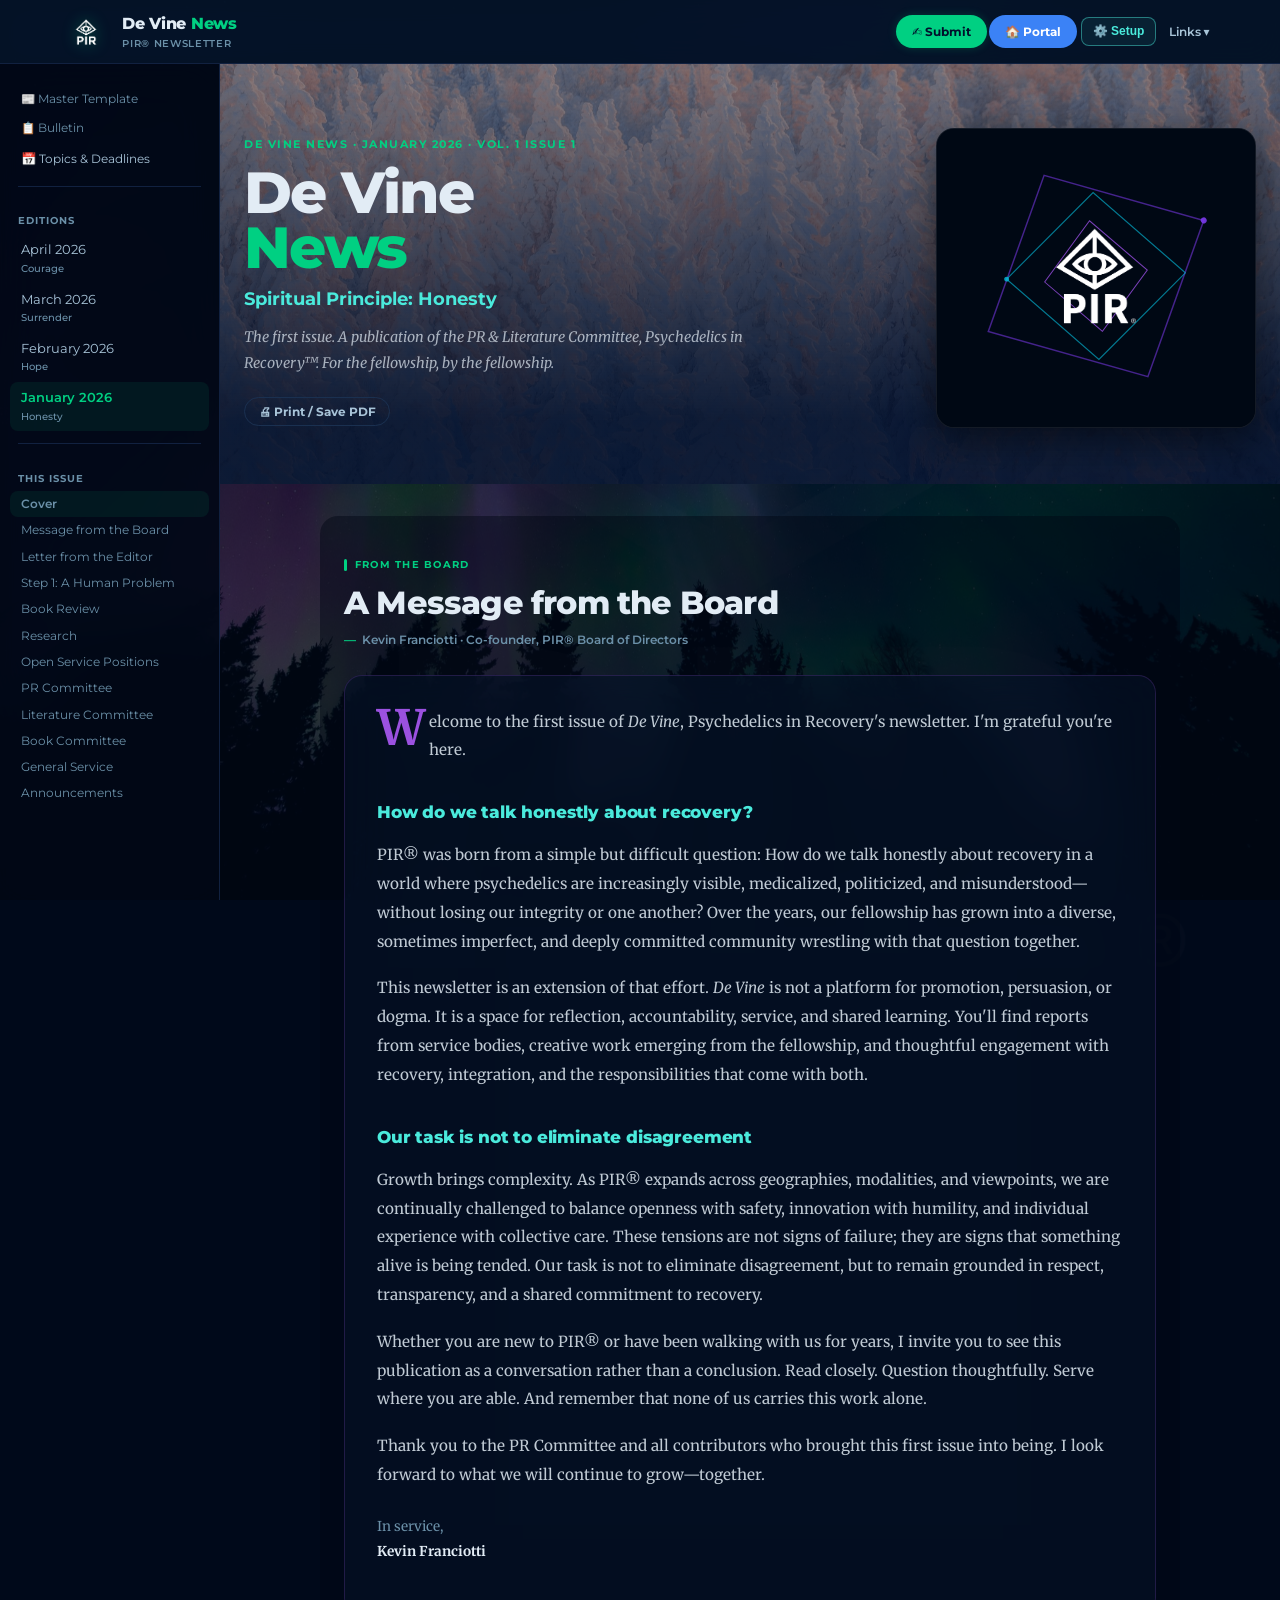
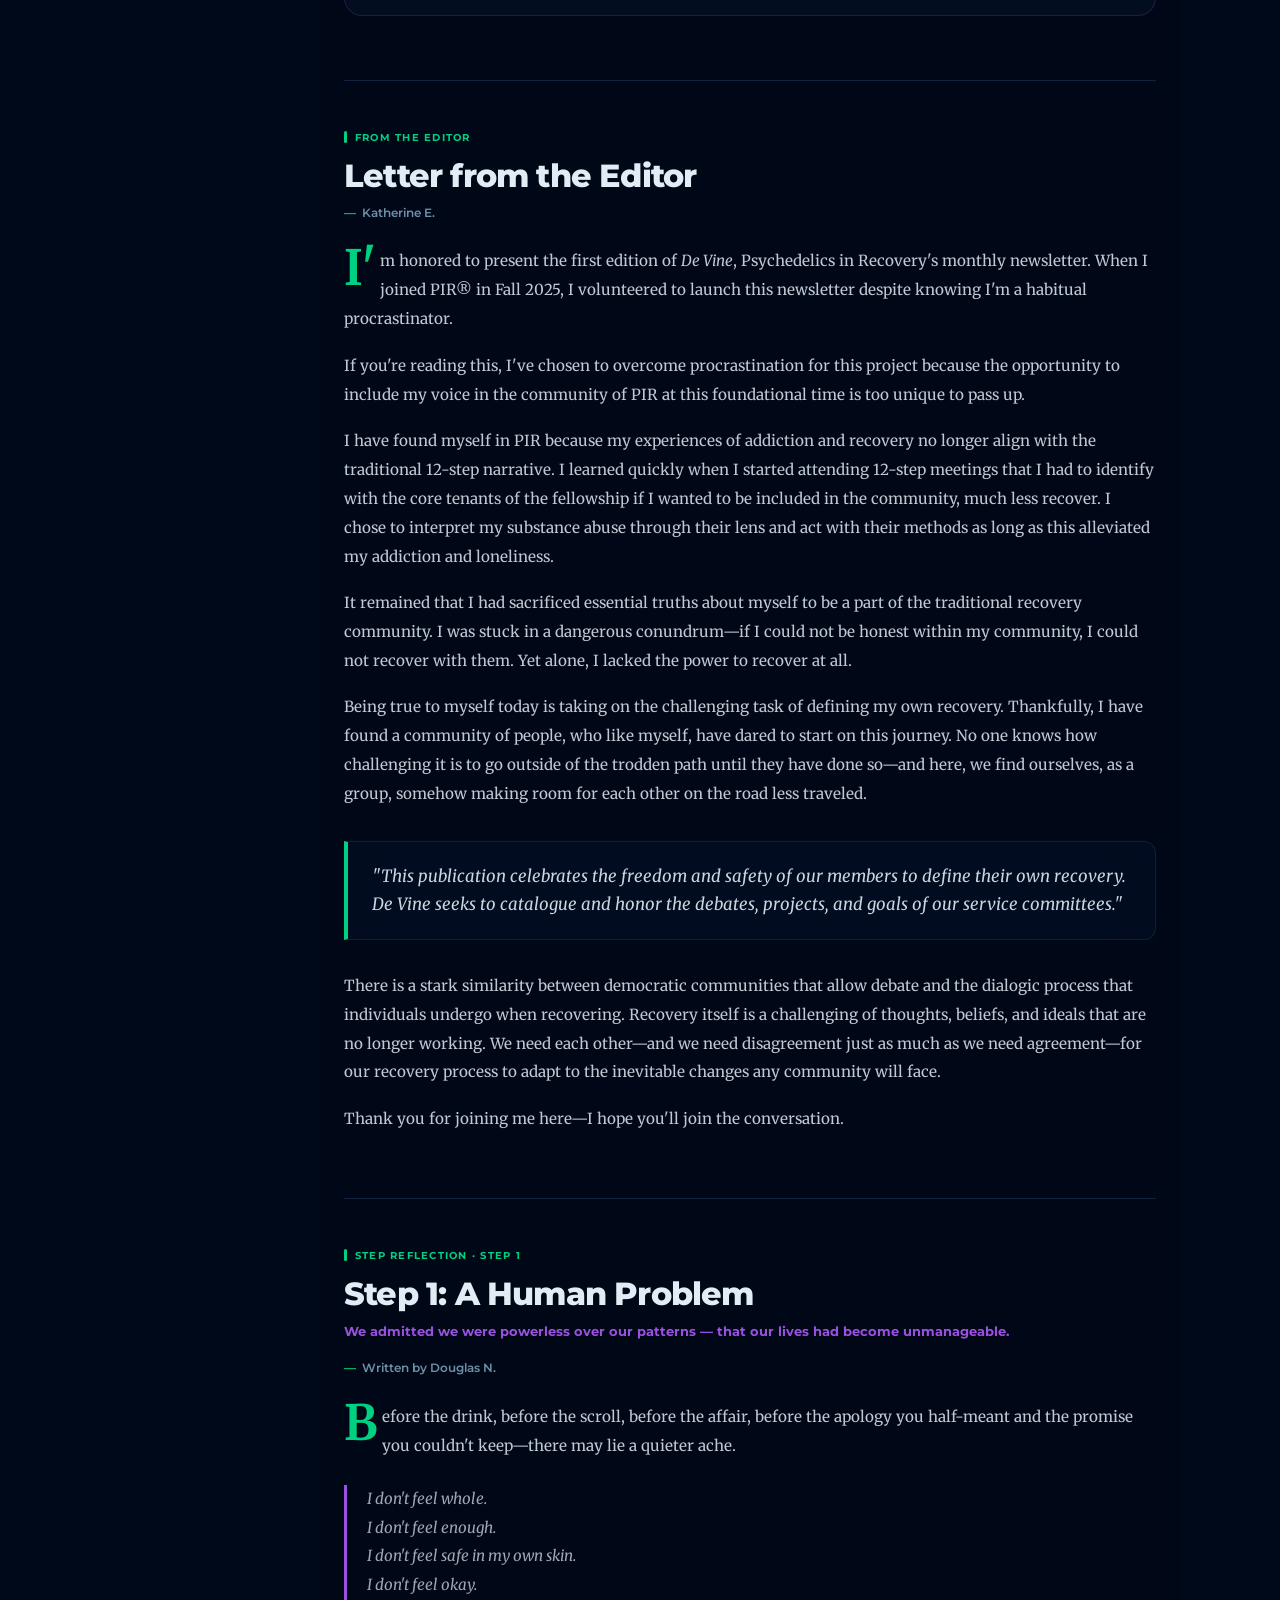
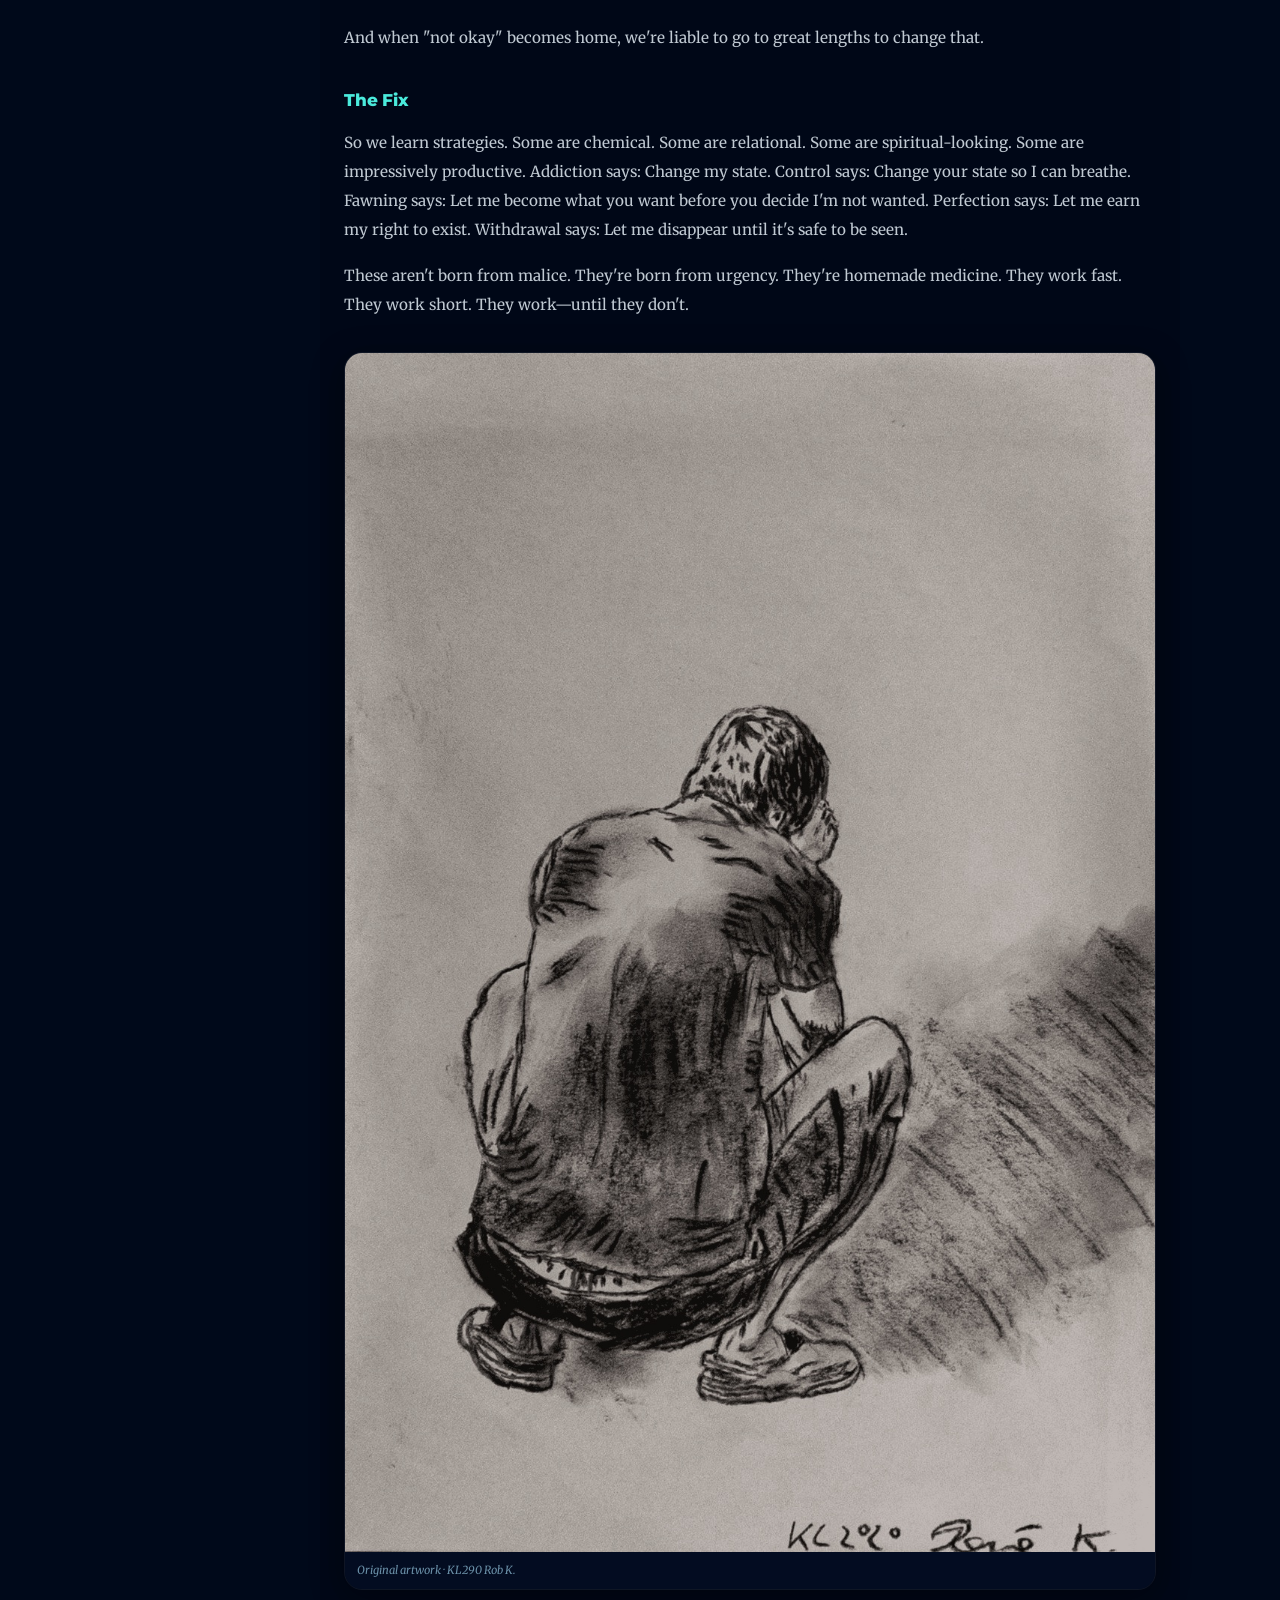
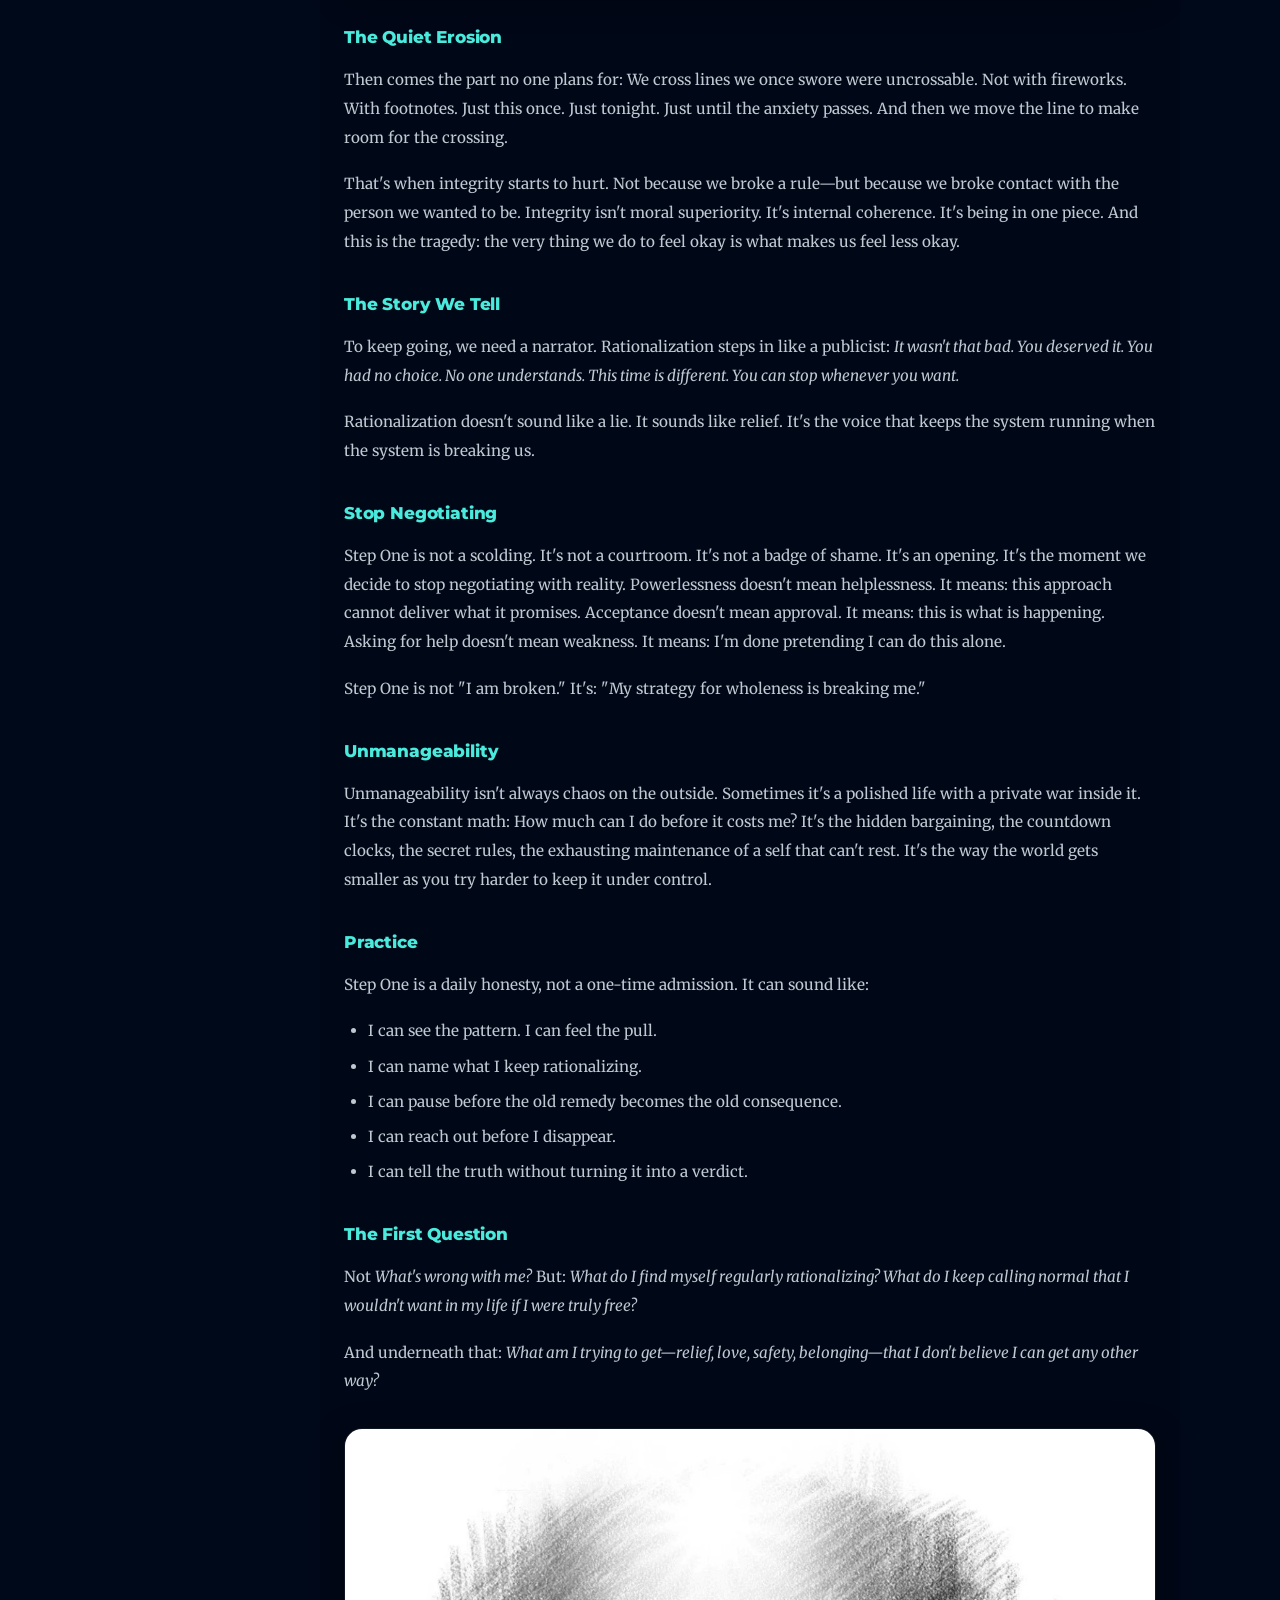
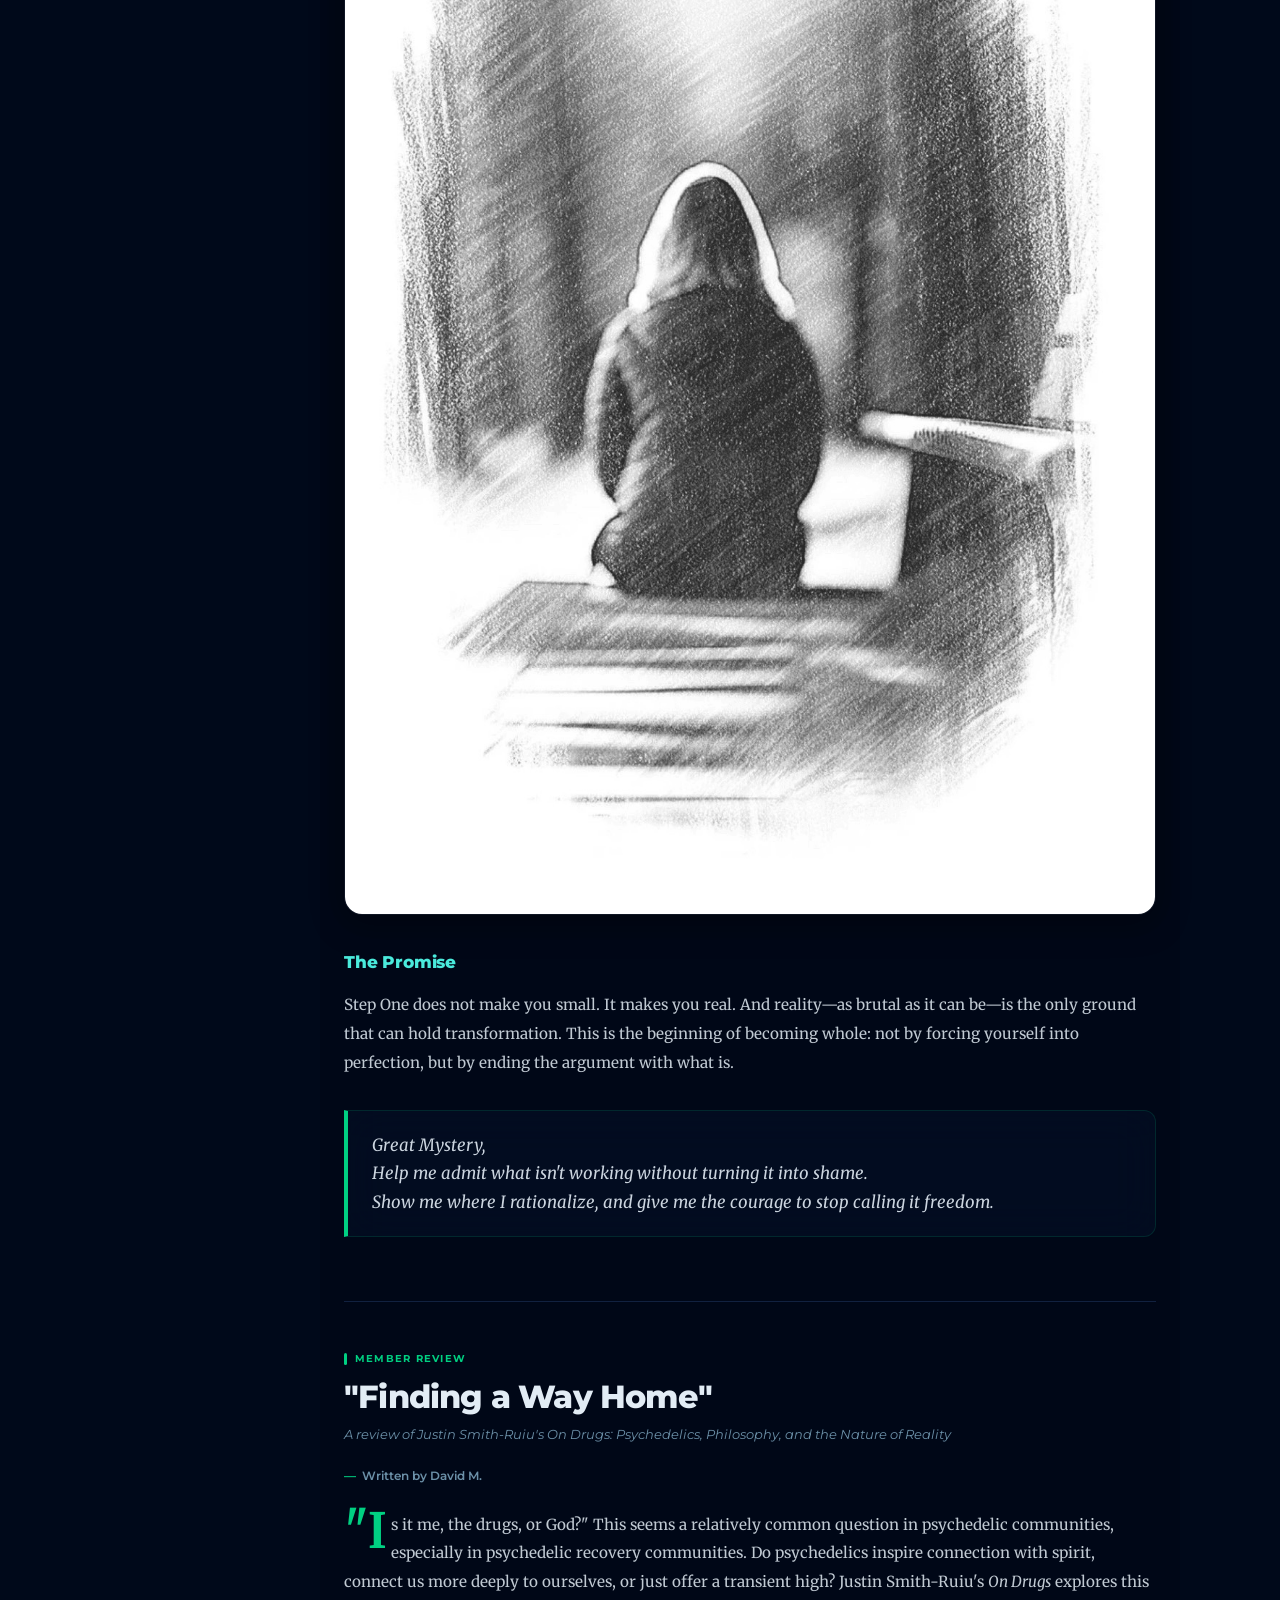
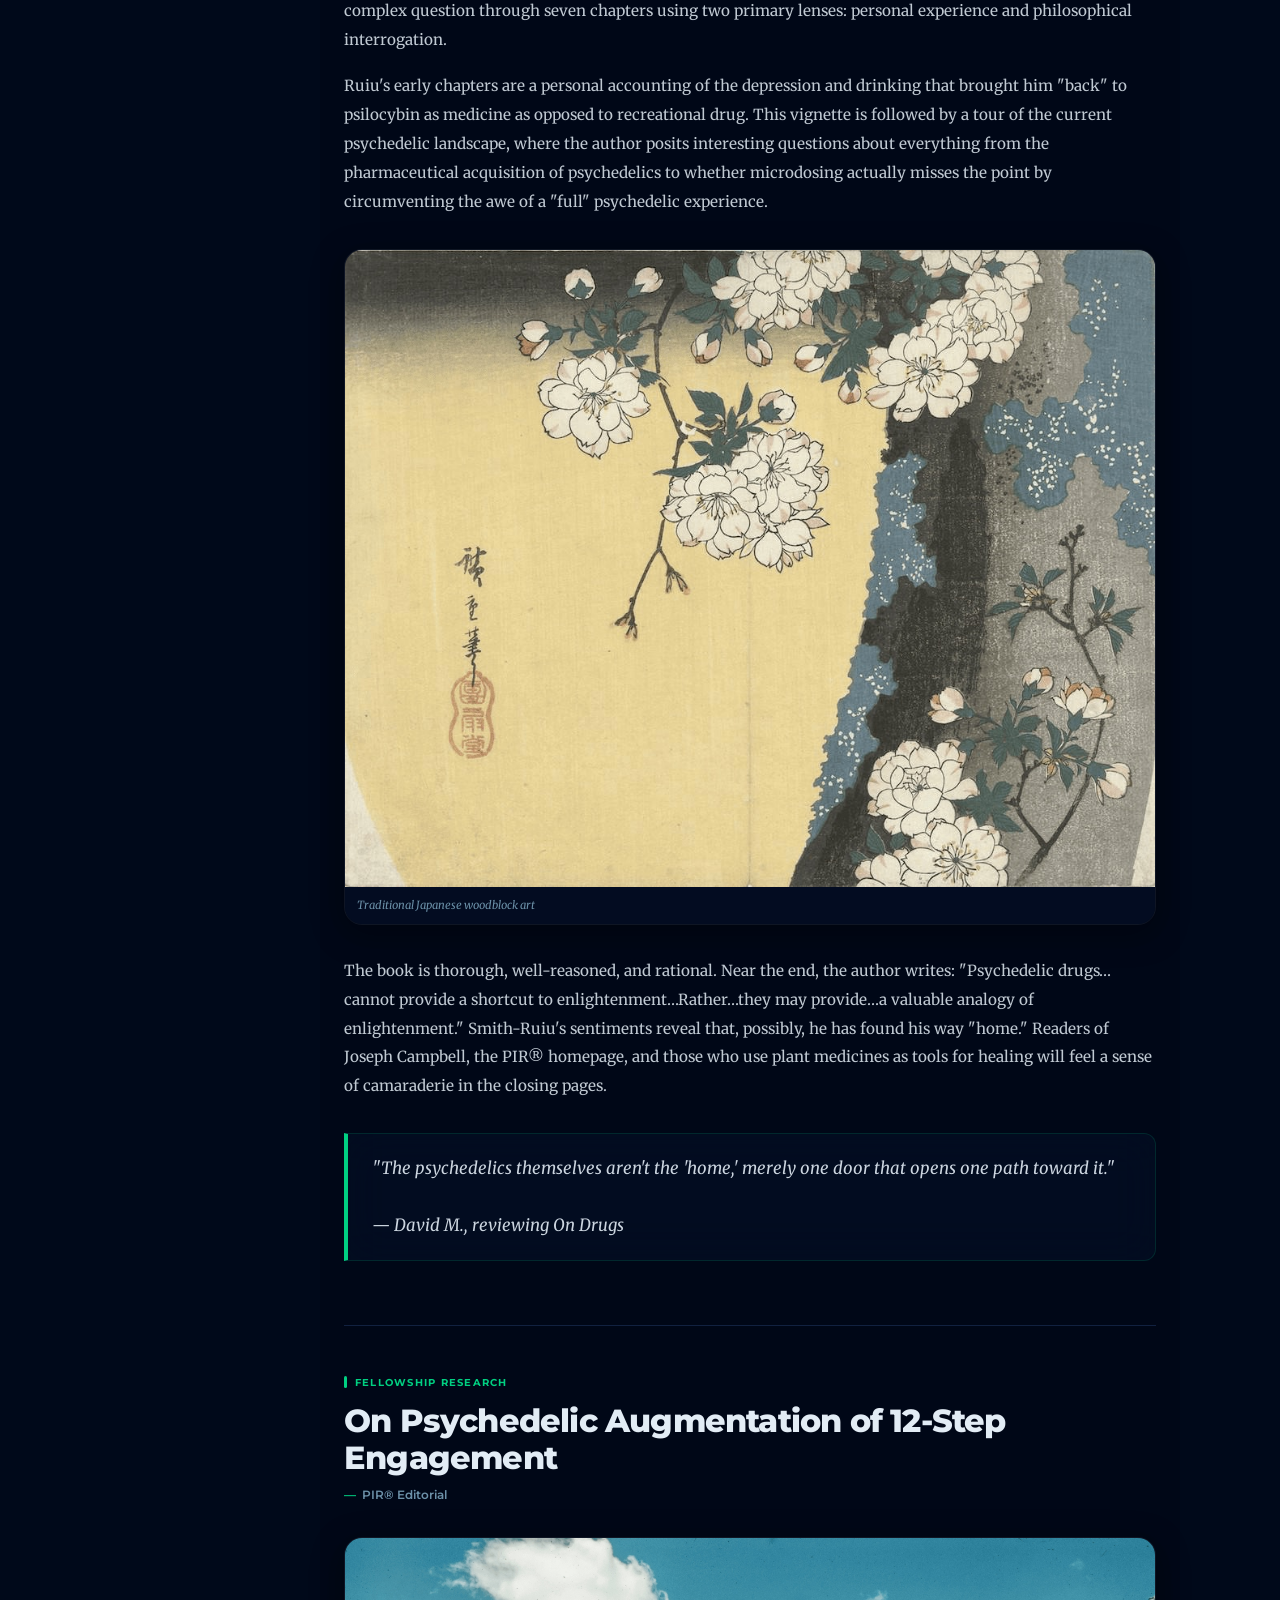
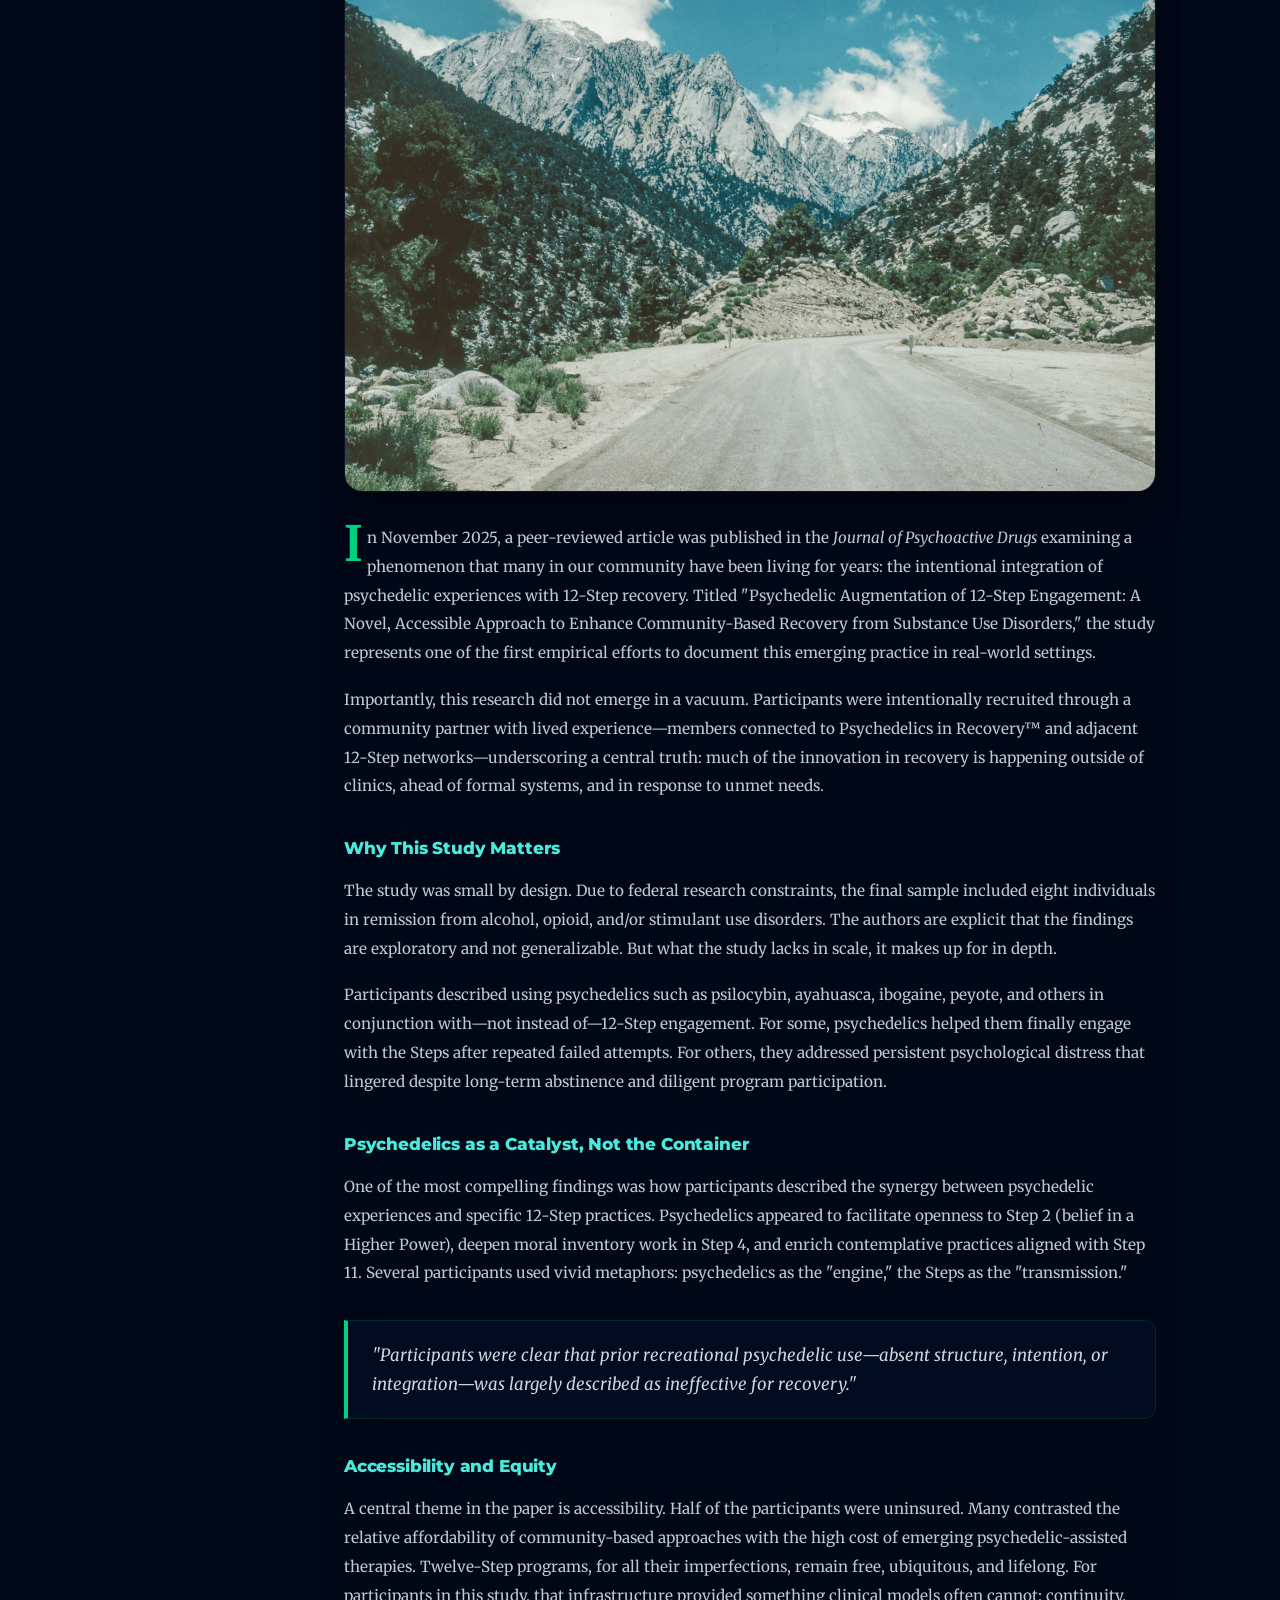
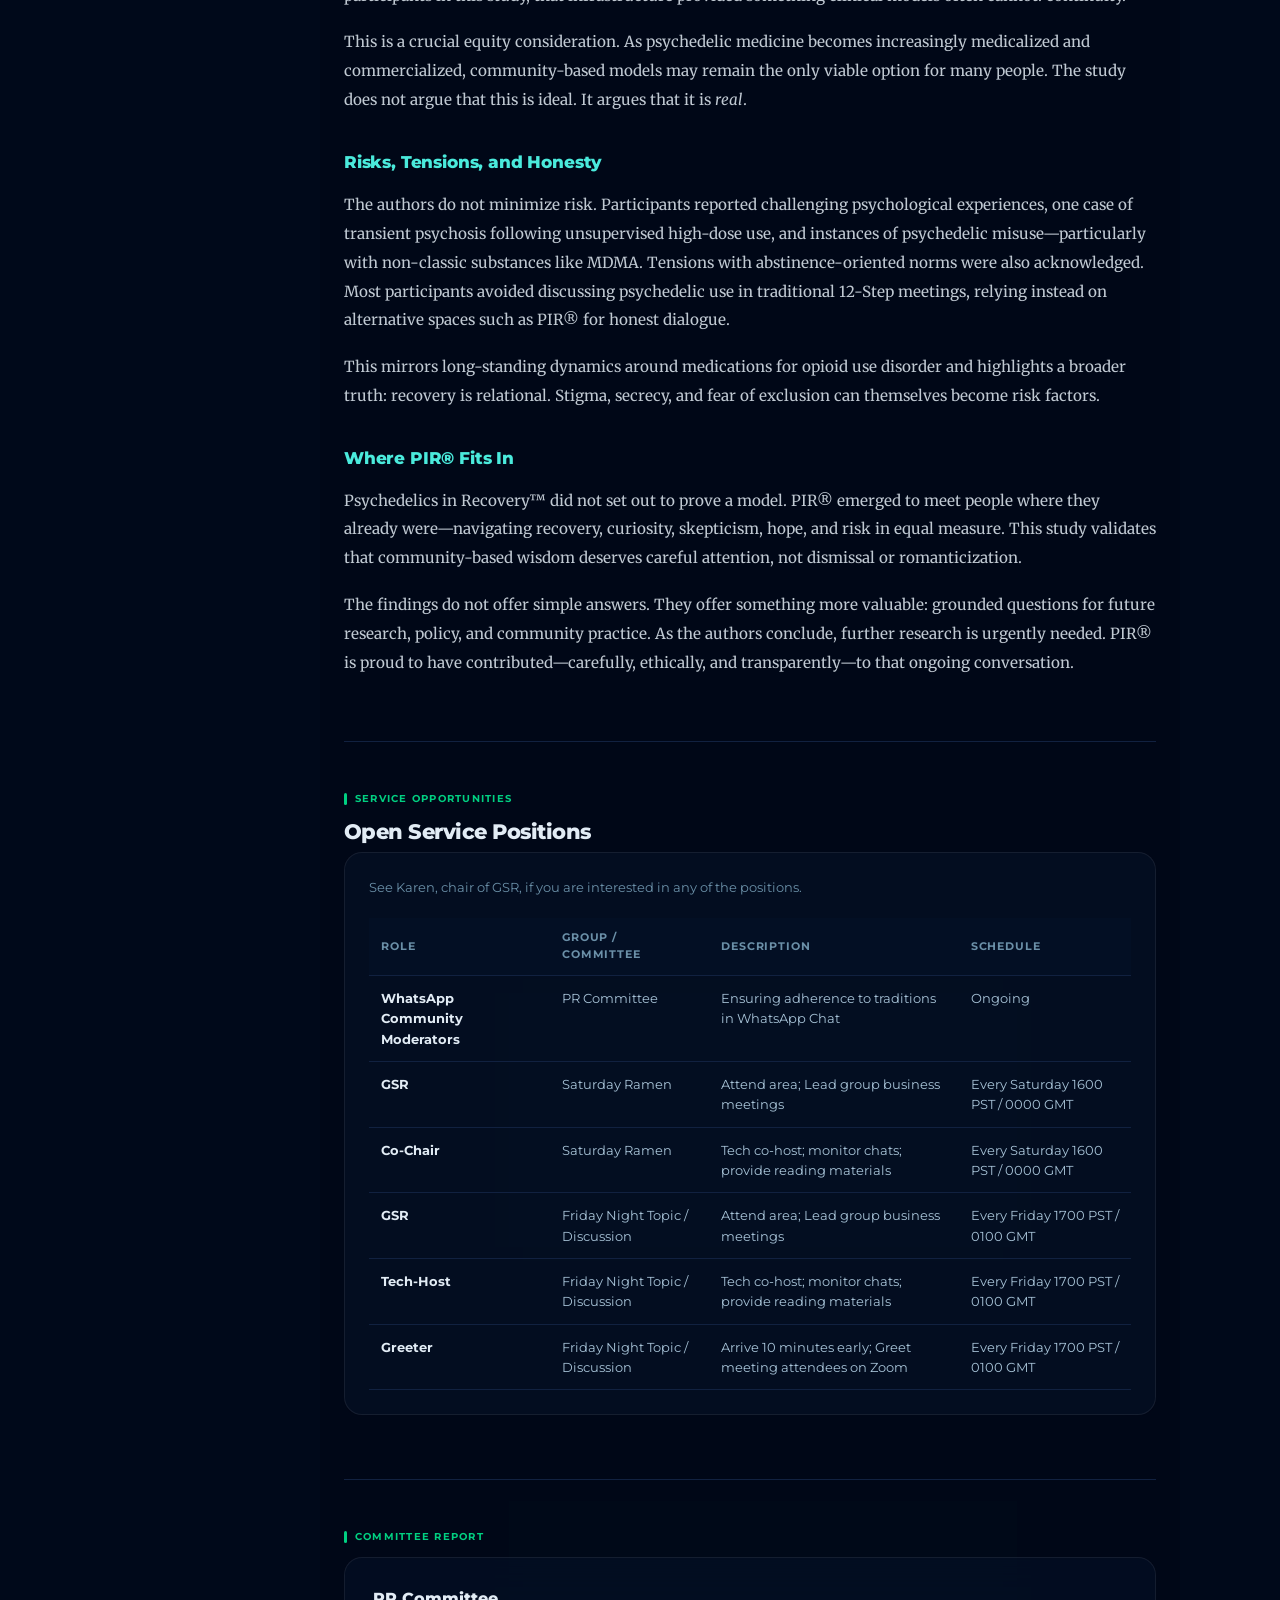
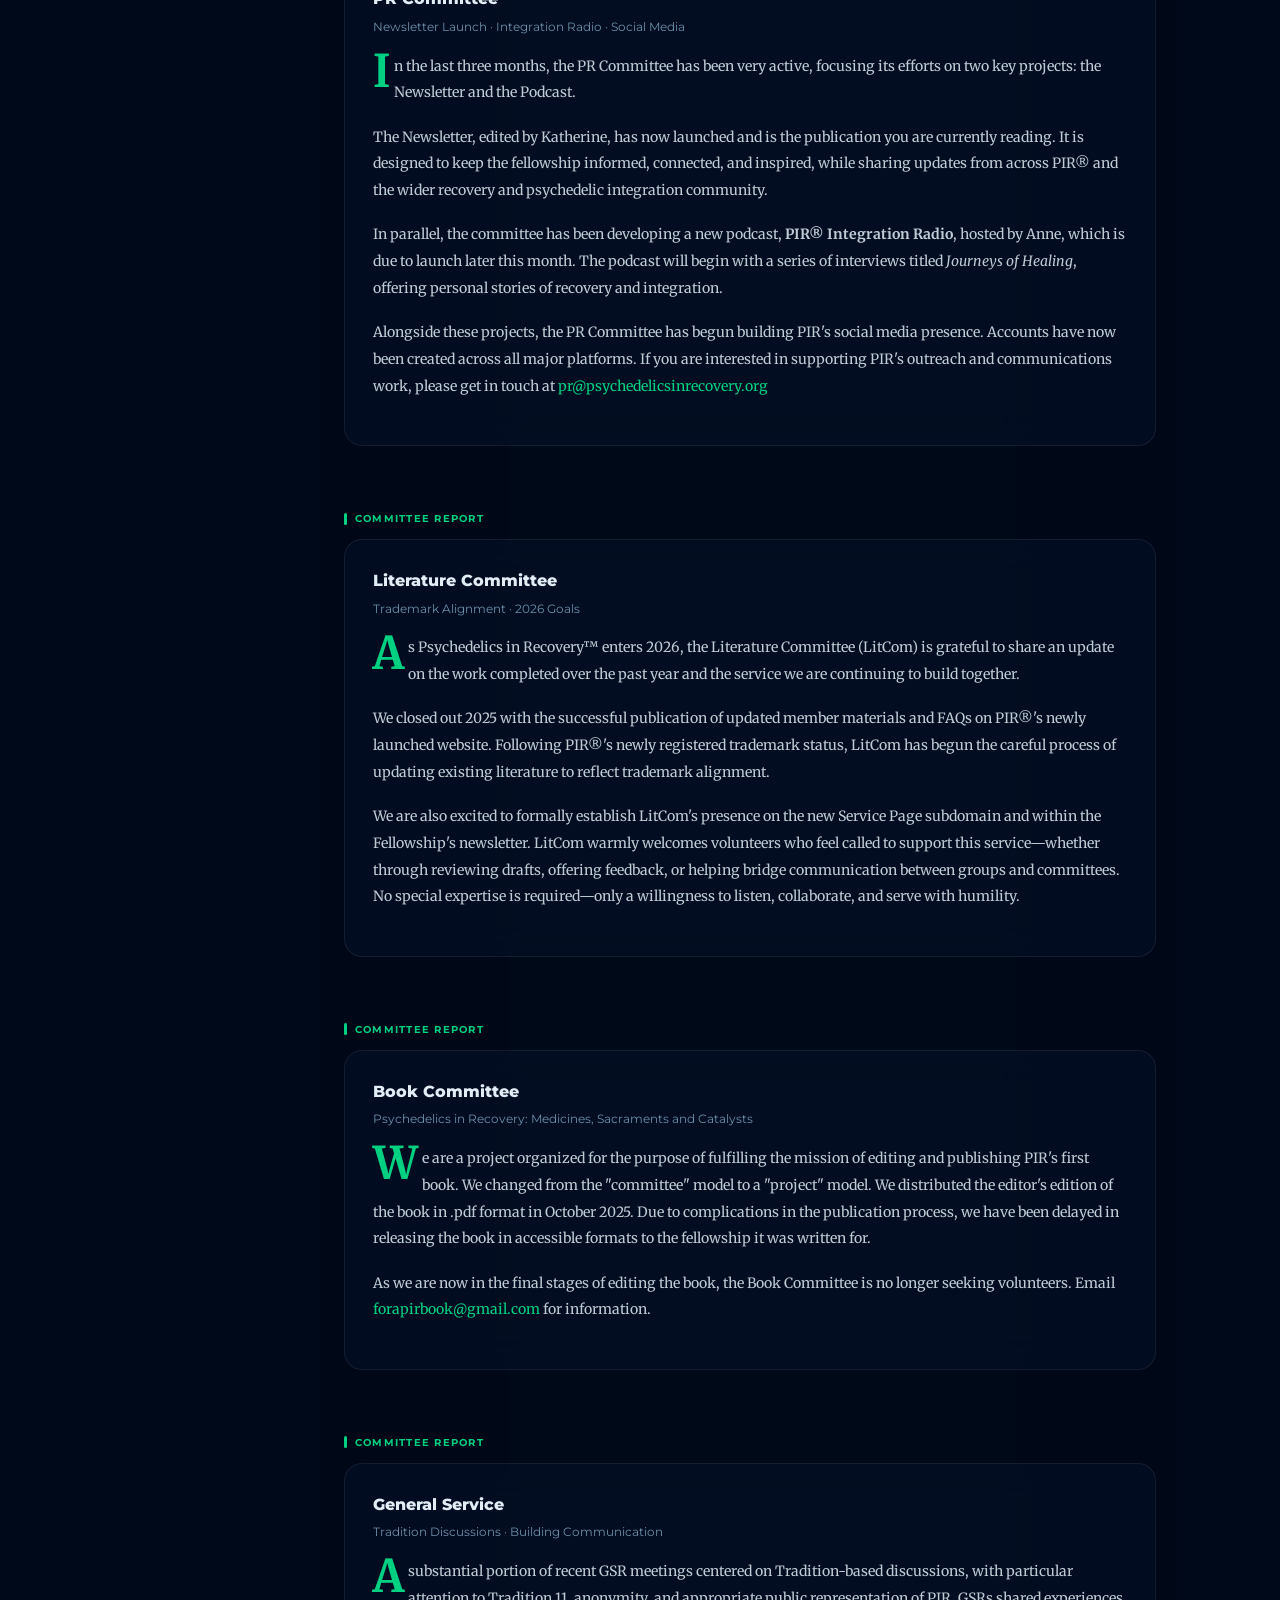
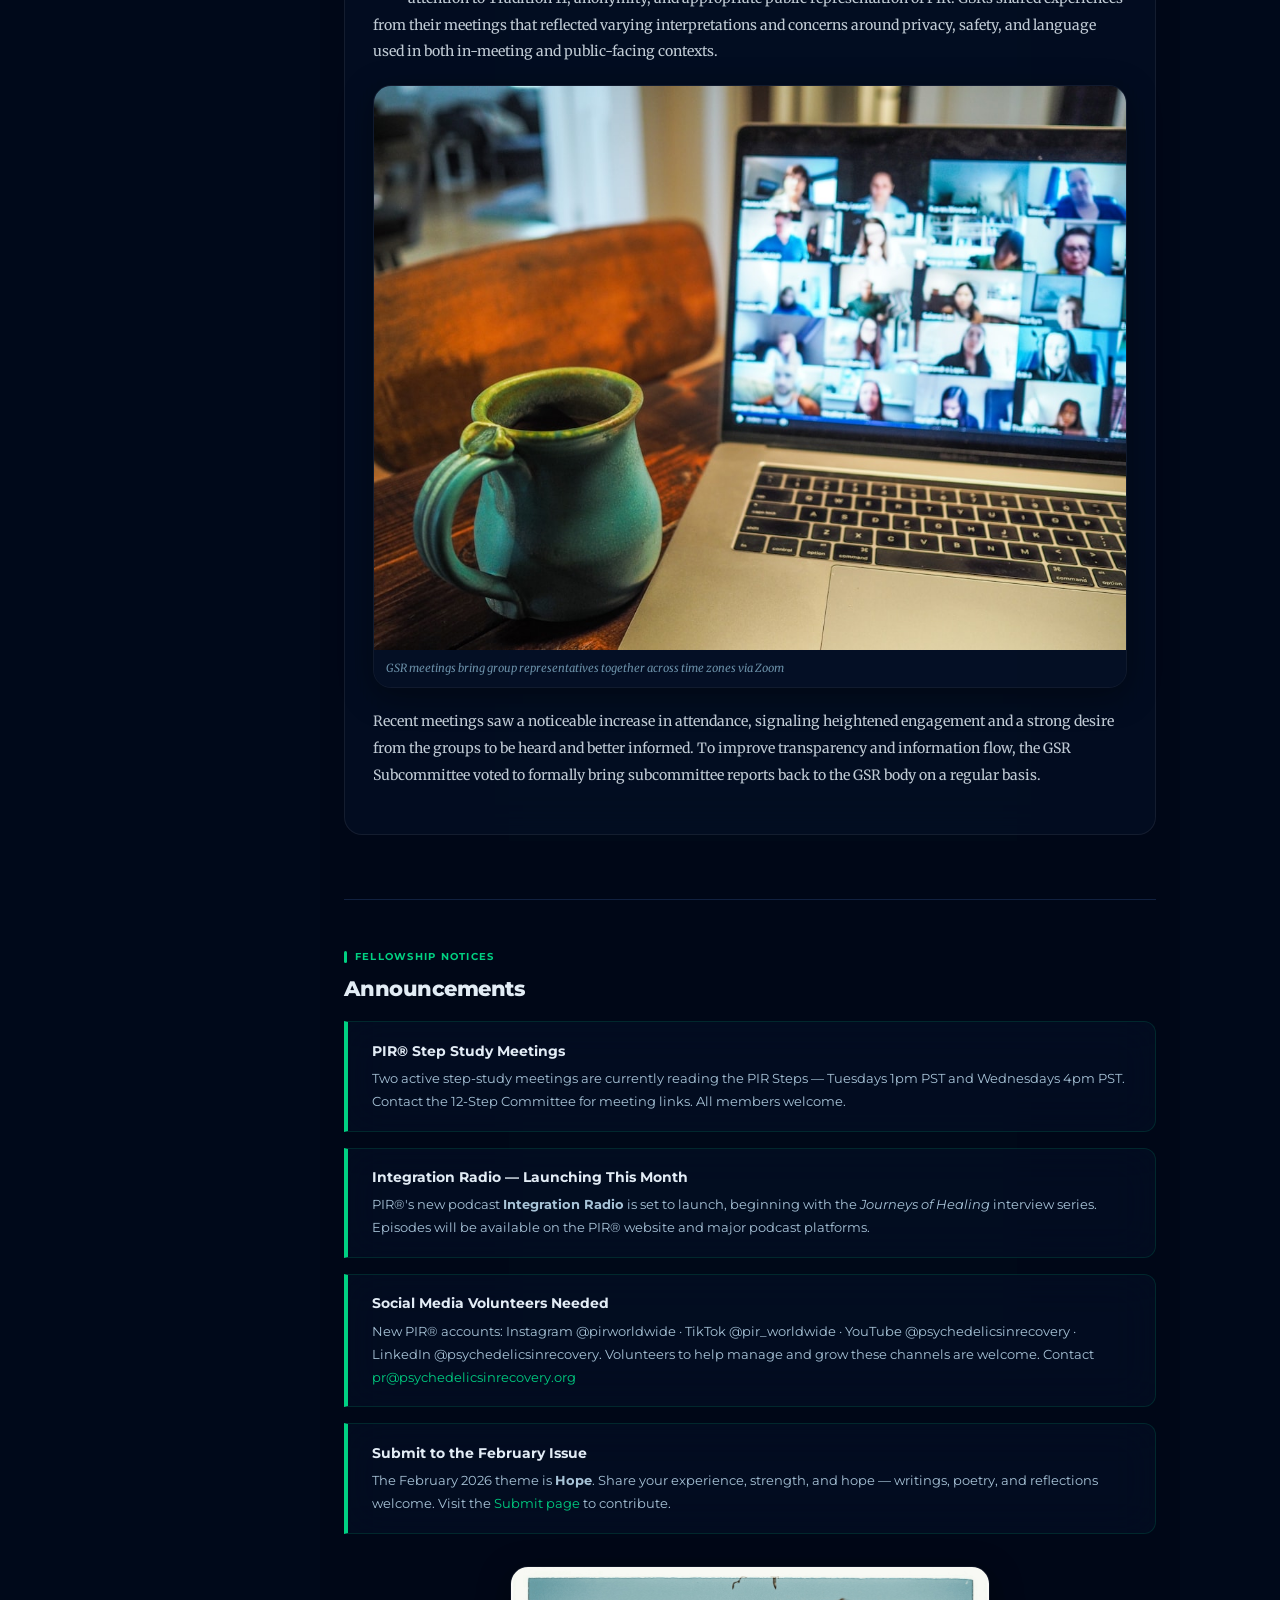
<file: dashboard/newsletter-january-2026.html>
<!DOCTYPE html>
<html lang="en">
<head>
  <link rel="icon" href="assets/favicon.svg" type="image/svg+xml"/>
  <link rel="icon" href="assets/favicon.png" type="image/png"/>
  <link rel="apple-touch-icon" href="assets/favicon.png"/>
  <meta charset="UTF-8" />
  <meta name="viewport" content="width=device-width, initial-scale=1.0" />
  <title>De Vine News — January 2026 | PIR®</title>
  <meta name="description" content="De Vine News January 2026 — Honesty. The first issue of PIR®'s newsletter." />
  <link rel="preconnect" href="https://fonts.googleapis.com" />
  <link rel="preconnect" href="https://fonts.gstatic.com" crossorigin />
  <link href="https://fonts.googleapis.com/css2?family=Montserrat:wght@400;600;700;800&family=Merriweather:ital,wght@0,400;0,700;1,300;1,400&display=swap" rel="stylesheet" />
  <link rel="stylesheet" href="style.css" />
  <style>
    /* ── Edition page layout ── */
    .nl-hero {
      position: relative; overflow: hidden; min-height: 420px;
      display: flex; align-items: center;
    }
    .nl-hero-bg {
      position: absolute; inset: -40px 0; z-index: 0;
      background-image: url('assets/editions/jan-2026/snow-forest.jpg');
      background-size: cover; background-position: center 40%;
      will-change: transform;
    }
    .nl-hero-overlay {
      position: absolute; inset: 0; z-index: 1;
      background: linear-gradient(to bottom, rgba(0,15,43,0.45) 0%, rgba(0,15,43,0.92) 85%);
    }
    .nl-hero-content {
      position: relative; z-index: 2; width: 100%;
      max-width: 1100px; margin: 0 auto;
      padding: 3rem 1.5rem 2.5rem;
      display: flex; align-items: center; gap: 3rem;
    }
    .nl-hero-text { flex: 1; }
    .nl-hero-art {
      width: 320px; flex-shrink: 0; height: 300px;
      border-radius: var(--radius-lg); overflow: hidden;
      background: url('assets/pir-fellowship-art.jpg') center center / cover no-repeat, rgba(5,18,40,0.85);
      box-shadow: 0 12px 40px rgba(0,0,0,0.5);
      border: 1px solid rgba(255,255,255,0.08);
    }
    .nl-hero-actions { display: flex; gap: 0.75rem; margin-top: 1.25rem; flex-wrap: wrap; }
    @media (max-width: 800px) {
      .nl-hero-content { flex-direction: column-reverse; gap: 1.5rem; }
      .nl-hero-art { width: 100%; height: 200px; }
      .nl-hero-desc { max-width: 100%; }
    }
    .nl-edition-label {
      font-size: 0.67rem; font-weight: 700; letter-spacing: 0.14em;
      text-transform: uppercase; color: var(--green);
      display: flex; align-items: center; gap: 0.5rem; margin-bottom: 0.75rem;
    }
    .nl-edition-label::before { content:''; width:18px; height:1.5px; background:var(--green); }
    .nl-hero-title {
      font-size: clamp(2.2rem,6vw,3.6rem); font-weight: 800;
      line-height: 0.95; letter-spacing: -0.03em; margin-bottom: 0.6rem;
    }
    .nl-hero-title em { font-style:normal; color:var(--green); }
    .nl-hero-theme {
      font-size: 1.1rem; color: var(--cyan); font-weight: 700; margin-bottom: 0.75rem;
    }
    .nl-hero-desc {
      font-family: var(--font-serif); font-style: italic;
      font-size: 0.9rem; color: rgba(226,236,245,0.7); max-width: 500px; line-height: 1.8;
    }

    /* ── Content wrapper ── */
    .nl-wrap { max-width: 860px; margin: 0 auto; padding: 3rem 1.5rem 4rem; }

    /* ── Section anchors ── */
    .nl-section { margin-bottom: 4rem; scroll-margin-top: 80px; }
    .nl-section-eyebrow {
      font-size: 0.65rem; font-weight: 700; text-transform: uppercase;
      letter-spacing: 0.12em; color: var(--green);
      display: flex; align-items: center; gap: 0.5rem; margin-bottom: 0.75rem;
    }
    .nl-section-eyebrow::before { content:''; width:3px; height:12px; background:var(--green); border-radius:2px; }

    /* ── Article styles ── */
    .nl-article-title {
      font-size: clamp(1.4rem,4vw,2rem); font-weight: 800;
      letter-spacing: -0.025em; line-height: 1.15; margin-bottom: 0.5rem;
      color: var(--text);
    }
    .nl-byline {
      font-size: 0.78rem; font-weight: 600; color: var(--text-3);
      display: flex; align-items: center; gap: 0.4rem; margin-bottom: 1.5rem;
    }
    .nl-byline::before { content:'—'; color:var(--green); }
    .nl-prose {
      font-family: var(--font-serif); font-size: 0.95rem; line-height: 1.9;
      color: rgba(226,236,245,0.85);
    }
    .nl-prose p { margin-bottom: 1.1rem; }
    .nl-prose p:first-child::first-letter {
      font-size: 3.2em; font-weight: 700; float: left;
      line-height: 0.72; margin: 0.05em 0.08em 0 0; color: var(--green);
    }
    .nl-prose blockquote {
      border-left: 3px solid var(--purple); padding-left: 1.25rem;
      margin: 1.5rem 0; color: rgba(226,236,245,0.7); font-style: italic;
    }
    .nl-prose h3 {
      font-family: var(--font-body); font-size: 1.05rem; font-weight: 800;
      color: var(--cyan); margin: 2rem 0 0.75rem; letter-spacing: -0.01em;
    }
    .nl-prose ul, .nl-prose ol { padding-left: 1.5rem; margin-bottom: 1rem; }
    .nl-prose li { margin-bottom: 0.4rem; }

    /* ── Pull quote ── */
    .pull-quote {
      background: rgba(5,18,40,0.55);
      backdrop-filter: blur(20px); -webkit-backdrop-filter: blur(20px);
      border: 1px solid rgba(0,208,130,0.15);
      border-left: 4px solid var(--green);
      border-radius: 0 var(--radius) var(--radius) 0;
      padding: 1.25rem 1.5rem; margin: 2rem 0;
      font-family: var(--font-serif); font-style: italic;
      font-size: 1.05rem; color: rgba(226,236,245,0.9); line-height: 1.7;
    }

    /* ── Image figure ── */
    .nl-figure {
      margin: 2rem 0; border-radius: var(--radius-lg); overflow: hidden;
      box-shadow: 0 8px 32px rgba(0,0,0,0.4);
      border: 1px solid rgba(255,255,255,0.06);
    }
    .nl-figure img { width: 100%; height: auto; display: block; }
    .nl-figure figcaption {
      font-size: 0.7rem; color: var(--text-3); padding: 0.5rem 0.75rem;
      background: rgba(5,18,40,0.6); font-style: italic;
    }

    /* ── Committee report card ── */
    .report-card {
      background: rgba(5,18,40,0.58);
      backdrop-filter: blur(20px); -webkit-backdrop-filter: blur(20px);
      border: 1px solid rgba(255,255,255,0.07);
      border-radius: var(--radius-lg); padding: 1.75rem;
      margin-bottom: 1.5rem;
    }
    .report-card-title { font-size: 1rem; font-weight: 800; color: var(--text); margin-bottom: 0.25rem; }
    .report-card-sub { font-size: 0.75rem; color: var(--text-3); margin-bottom: 1rem; }

    /* ── Service table ── */
    .service-table { width: 100%; border-collapse: collapse; }
    .service-table th {
      font-family: var(--font-body); font-size: 0.68rem; font-weight: 700;
      text-transform: uppercase; letter-spacing: 0.08em; color: var(--text-3);
      padding: 0.65rem 0.75rem; border-bottom: 1px solid var(--border);
      text-align: left; background: rgba(5,18,40,0.5);
    }
    .service-table td {
      font-size: 0.82rem; color: var(--text-2); padding: 0.75rem 0.75rem;
      border-bottom: 1px solid var(--border); vertical-align: top; line-height: 1.55;
    }
    .service-table tr:hover td { background: rgba(255,255,255,0.03); }
    .service-table td strong { color: var(--text); }

    /* ── Announce card ── */
    .announce-card {
      background: rgba(5,18,40,0.55);
      backdrop-filter: blur(20px); -webkit-backdrop-filter: blur(20px);
      border: 1px solid rgba(0,208,130,0.15);
      border-left: 4px solid var(--green);
      border-radius: 0 var(--radius) var(--radius) 0;
      padding: 1.1rem 1.5rem; margin-bottom: 1rem;
    }
    .announce-title { font-size: 0.88rem; font-weight: 700; color: var(--text); margin-bottom: 0.25rem; }
    .announce-body { font-size: 0.82rem; color: var(--text-2); line-height: 1.75; }

    /* ── Divider ── */
    .nl-rule { border: none; border-top: 1px solid var(--border); margin: 3rem 0; }

    /* ── President / editor card ── */
    .president-card {
      background: rgba(5,18,40,0.62);
      backdrop-filter: blur(22px); -webkit-backdrop-filter: blur(22px);
      border: 1px solid rgba(155,81,224,0.2);
      border-radius: var(--radius-lg); padding: 2rem;
    }
    .president-card .nl-prose p:first-child::first-letter { color: var(--purple); }

    /* ── Print overrides ── */
    @media print {
      .nl-hero { min-height: 220px !important; }
      .nl-section { page-break-inside: avoid; }
      .report-card, .president-card, .pull-quote { break-inside: avoid; }
      .nl-hero-content { padding-bottom: 1rem !important; }
    }
  </style>
</head>
<body class="page-edition">
<script>window.CURRENT_EDITION = 'january-2026';</script>

<!-- ═══ HERO ═══ -->
<section class="nl-hero" id="cover" data-section="Cover">
  <div class="nl-hero-bg" id="nl-hero-bg"></div>
  <div class="nl-hero-overlay"></div>
  <div class="nl-hero-content">
    <div class="nl-hero-text">
      <div class="nl-edition-label">De Vine News · January 2026 · Vol. 1 Issue 1</div>
      <h1 class="nl-hero-title">De Vine<br /><em>News</em></h1>
      <div class="nl-hero-theme">Spiritual Principle: Honesty</div>
      <p class="nl-hero-desc">
        The first issue. A publication of the PR &amp; Literature Committee,
        Psychedelics in Recovery™. For the fellowship, by the fellowship.
      </p>
      <div class="nl-hero-actions">
        <button onclick="window.print()" class="btn btn-ghost btn-sm">🖨 Print / Save PDF</button>
      </div>
    </div>
    <div class="nl-hero-art" aria-hidden="true"></div>
  </div>
</section>

<!-- ═══ CONTENT ═══ -->
<main class="nl-wrap">

  <!-- President's Message -->
  <section class="nl-section" id="president" data-section="Message from the Board">
    <div class="nl-section-eyebrow">From the Board</div>
    <h2 class="nl-article-title">A Message from the Board</h2>
    <div class="nl-byline">Kevin Franciotti · Co-founder, PIR® Board of Directors</div>
    <div class="president-card">
      <div class="nl-prose">
        <p>Welcome to the first issue of <em>De Vine</em>, Psychedelics in Recovery's newsletter. I'm grateful you're here.</p>
        <h3>How do we talk honestly about recovery?</h3>
        <p>PIR® was born from a simple but difficult question: How do we talk honestly about recovery in a world where psychedelics are increasingly visible, medicalized, politicized, and misunderstood—without losing our integrity or one another? Over the years, our fellowship has grown into a diverse, sometimes imperfect, and deeply committed community wrestling with that question together.</p>
        <p>This newsletter is an extension of that effort. <em>De Vine</em> is not a platform for promotion, persuasion, or dogma. It is a space for reflection, accountability, service, and shared learning. You'll find reports from service bodies, creative work emerging from the fellowship, and thoughtful engagement with recovery, integration, and the responsibilities that come with both.</p>
        <h3>Our task is not to eliminate disagreement</h3>
        <p>Growth brings complexity. As PIR® expands across geographies, modalities, and viewpoints, we are continually challenged to balance openness with safety, innovation with humility, and individual experience with collective care. These tensions are not signs of failure; they are signs that something alive is being tended. Our task is not to eliminate disagreement, but to remain grounded in respect, transparency, and a shared commitment to recovery.</p>
        <p>Whether you are new to PIR® or have been walking with us for years, I invite you to see this publication as a conversation rather than a conclusion. Read closely. Question thoughtfully. Serve where you are able. And remember that none of us carries this work alone.</p>
        <p>Thank you to the PR Committee and all contributors who brought this first issue into being. I look forward to what we will continue to grow—together.</p>
        <p style="font-style:normal;font-size:0.85rem;color:var(--text-3);margin-top:1.5rem">In service,<br /><strong style="color:var(--text)">Kevin Franciotti</strong></p>
      </div>
    </div>
  </section>

  <hr class="nl-rule" />

  <!-- Letter from the Editor -->
  <section class="nl-section" id="editor" data-section="Letter from the Editor">
    <div class="nl-section-eyebrow">From the Editor</div>
    <h2 class="nl-article-title">Letter from the Editor</h2>
    <div class="nl-byline">Katherine E.</div>
    <div class="nl-prose">
      <p>I'm honored to present the first edition of <em>De Vine</em>, Psychedelics in Recovery's monthly newsletter. When I joined PIR® in Fall 2025, I volunteered to launch this newsletter despite knowing I'm a habitual procrastinator.</p>
      <p>If you're reading this, I've chosen to overcome procrastination for this project because the opportunity to include my voice in the community of PIR at this foundational time is too unique to pass up.</p>
      <p>I have found myself in PIR because my experiences of addiction and recovery no longer align with the traditional 12-step narrative. I learned quickly when I started attending 12-step meetings that I had to identify with the core tenants of the fellowship if I wanted to be included in the community, much less recover. I chose to interpret my substance abuse through their lens and act with their methods as long as this alleviated my addiction and loneliness.</p>
      <p>It remained that I had sacrificed essential truths about myself to be a part of the traditional recovery community. I was stuck in a dangerous conundrum—if I could not be honest within my community, I could not recover with them. Yet alone, I lacked the power to recover at all.</p>
      <p>Being true to myself today is taking on the challenging task of defining my own recovery. Thankfully, I have found a community of people, who like myself, have dared to start on this journey. No one knows how challenging it is to go outside of the trodden path until they have done so—and here, we find ourselves, as a group, somehow making room for each other on the road less traveled.</p>

      <div class="pull-quote">
        "This publication celebrates the freedom and safety of our members to define their own recovery. <em>De Vine</em> seeks to catalogue and honor the debates, projects, and goals of our service committees."
      </div>

      <p>There is a stark similarity between democratic communities that allow debate and the dialogic process that individuals undergo when recovering. Recovery itself is a challenging of thoughts, beliefs, and ideals that are no longer working. We need each other—and we need disagreement just as much as we need agreement—for our recovery process to adapt to the inevitable changes any community will face.</p>
      <p>Thank you for joining me here—I hope you'll join the conversation.</p>
    </div>
  </section>

  <hr class="nl-rule" />

  <!-- Step 1 -->
  <section class="nl-section" id="step-1" data-section="Step 1: A Human Problem">
    <div class="nl-section-eyebrow">Step Reflection · Step 1</div>
    <h2 class="nl-article-title">Step 1: A Human Problem</h2>
    <p style="font-size:0.82rem;color:var(--purple);font-weight:700;margin-bottom:1rem">
      We admitted we were powerless over our patterns — that our lives had become unmanageable.
    </p>
    <div class="nl-byline">Written by Douglas N.</div>
    <div class="nl-prose">
      <p>Before the drink, before the scroll, before the affair, before the apology you half-meant and the promise you couldn't keep—there may lie a quieter ache.</p>
      <blockquote>
        I don't feel whole.<br />
        I don't feel enough.<br />
        I don't feel safe in my own skin.<br />
        I don't feel okay.
      </blockquote>
      <p>And when "not okay" becomes home, we're liable to go to great lengths to change that.</p>
      <h3>The Fix</h3>
      <p>So we learn strategies. Some are chemical. Some are relational. Some are spiritual-looking. Some are impressively productive. Addiction says: Change my state. Control says: Change your state so I can breathe. Fawning says: Let me become what you want before you decide I'm not wanted. Perfection says: Let me earn my right to exist. Withdrawal says: Let me disappear until it's safe to be seen.</p>
      <p>These aren't born from malice. They're born from urgency. They're homemade medicine. They work fast. They work short. They work—until they don't.</p>

      <figure class="nl-figure">
        <img src="assets/editions/jan-2026/artwork-crouching.jpg" alt="Charcoal drawing of a crouching figure" loading="lazy" />
        <figcaption>Original artwork · KL290 Rob K.</figcaption>
      </figure>

      <h3>The Quiet Erosion</h3>
      <p>Then comes the part no one plans for: We cross lines we once swore were uncrossable. Not with fireworks. With footnotes. Just this once. Just tonight. Just until the anxiety passes. And then we move the line to make room for the crossing.</p>
      <p>That's when integrity starts to hurt. Not because we broke a rule—but because we broke contact with the person we wanted to be. Integrity isn't moral superiority. It's internal coherence. It's being in one piece. And this is the tragedy: the very thing we do to feel okay is what makes us feel less okay.</p>

      <h3>The Story We Tell</h3>
      <p>To keep going, we need a narrator. Rationalization steps in like a publicist: <em>It wasn't that bad. You deserved it. You had no choice. No one understands. This time is different. You can stop whenever you want.</em></p>
      <p>Rationalization doesn't sound like a lie. It sounds like relief. It's the voice that keeps the system running when the system is breaking us.</p>

      <h3>Stop Negotiating</h3>
      <p>Step One is not a scolding. It's not a courtroom. It's not a badge of shame. It's an opening. It's the moment we decide to stop negotiating with reality. Powerlessness doesn't mean helplessness. It means: this approach cannot deliver what it promises. Acceptance doesn't mean approval. It means: this is what is happening. Asking for help doesn't mean weakness. It means: I'm done pretending I can do this alone.</p>
      <p>Step One is not "I am broken." It's: "My strategy for wholeness is breaking me."</p>
      <h3>Unmanageability</h3>
      <p>Unmanageability isn't always chaos on the outside. Sometimes it's a polished life with a private war inside it. It's the constant math: How much can I do before it costs me? It's the hidden bargaining, the countdown clocks, the secret rules, the exhausting maintenance of a self that can't rest. It's the way the world gets smaller as you try harder to keep it under control.</p>

      <h3>Practice</h3>
      <p>Step One is a daily honesty, not a one-time admission. It can sound like:</p>
      <ul>
        <li>I can see the pattern. I can feel the pull.</li>
        <li>I can name what I keep rationalizing.</li>
        <li>I can pause before the old remedy becomes the old consequence.</li>
        <li>I can reach out before I disappear.</li>
        <li>I can tell the truth without turning it into a verdict.</li>
      </ul>

      <h3>The First Question</h3>
      <p>Not <em>What's wrong with me?</em> But: <em>What do I find myself regularly rationalizing? What do I keep calling normal that I wouldn't want in my life if I were truly free?</em></p>
      <p>And underneath that: <em>What am I trying to get—relief, love, safety, belonging—that I don't believe I can get any other way?</em></p>

      <figure class="nl-figure">
        <img src="assets/editions/jan-2026/artwork-hooded.jpg" alt="Pencil sketch of a hooded figure in contemplation" loading="lazy" />
      </figure>

      <h3>The Promise</h3>
      <p>Step One does not make you small. It makes you real. And reality—as brutal as it can be—is the only ground that can hold transformation. This is the beginning of becoming whole: not by forcing yourself into perfection, but by ending the argument with what is.</p>

      <div class="pull-quote">
        Great Mystery,<br />
        Help me admit what isn't working without turning it into shame.<br />
        Show me where I rationalize, and give me the courage to stop calling it freedom.
      </div>
    </div>
  </section>

  <hr class="nl-rule" />

  <!-- Book Review -->
  <section class="nl-section" id="book-review" data-section="Book Review">
    <div class="nl-section-eyebrow">Member Review</div>
    <h2 class="nl-article-title">"Finding a Way Home"</h2>
    <p style="font-size:0.82rem;color:var(--text-3);margin-bottom:1.25rem;font-style:italic">
      A review of Justin Smith-Ruiu's <em>On Drugs: Psychedelics, Philosophy, and the Nature of Reality</em>
    </p>
    <div class="nl-byline">Written by David M.</div>
    <div class="nl-prose">
      <p>"Is it me, the drugs, or God?" This seems a relatively common question in psychedelic communities, especially in psychedelic recovery communities. Do psychedelics inspire connection with spirit, connect us more deeply to ourselves, or just offer a transient high? Justin Smith-Ruiu's <em>On Drugs</em> explores this complex question through seven chapters using two primary lenses: personal experience and philosophical interrogation.</p>
      <p>Ruiu's early chapters are a personal accounting of the depression and drinking that brought him "back" to psilocybin as medicine as opposed to recreational drug. This vignette is followed by a tour of the current psychedelic landscape, where the author posits interesting questions about everything from the pharmaceutical acquisition of psychedelics to whether microdosing actually misses the point by circumventing the awe of a "full" psychedelic experience.</p>

      <figure class="nl-figure">
        <img src="assets/editions/jan-2026/cherry-blossoms.jpg" alt="Japanese cherry blossom woodblock print" loading="lazy" />
        <figcaption>Traditional Japanese woodblock art</figcaption>
      </figure>

      <p>The book is thorough, well-reasoned, and rational. Near the end, the author writes: "Psychedelic drugs…cannot provide a shortcut to enlightenment…Rather…they may provide…a valuable analogy of enlightenment." Smith-Ruiu's sentiments reveal that, possibly, he has found his way "home." Readers of Joseph Campbell, the PIR® homepage, and those who use plant medicines as tools for healing will feel a sense of camaraderie in the closing pages.</p>

      <div class="pull-quote">
        "The psychedelics themselves aren't the 'home,' merely one door that opens one path toward it."
        <br /><br />— David M., reviewing <em>On Drugs</em>
      </div>
    </div>
  </section>

  <hr class="nl-rule" />

  <!-- Research -->
  <section class="nl-section" id="research" data-section="Research">
    <div class="nl-section-eyebrow">Fellowship Research</div>
    <h2 class="nl-article-title">On Psychedelic Augmentation of 12-Step Engagement</h2>
    <div class="nl-byline">PIR® Editorial</div>

    <figure class="nl-figure">
      <img src="assets/editions/jan-2026/mountain-road.jpg" alt="Mountain road stretching toward peaks" loading="lazy" />
    </figure>

    <div class="nl-prose">
      <p>In November 2025, a peer-reviewed article was published in the <em>Journal of Psychoactive Drugs</em> examining a phenomenon that many in our community have been living for years: the intentional integration of psychedelic experiences with 12-Step recovery. Titled "Psychedelic Augmentation of 12-Step Engagement: A Novel, Accessible Approach to Enhance Community-Based Recovery from Substance Use Disorders," the study represents one of the first empirical efforts to document this emerging practice in real-world settings.</p>
      <p>Importantly, this research did not emerge in a vacuum. Participants were intentionally recruited through a community partner with lived experience—members connected to Psychedelics in Recovery™ and adjacent 12-Step networks—underscoring a central truth: much of the innovation in recovery is happening outside of clinics, ahead of formal systems, and in response to unmet needs.</p>
      <h3>Why This Study Matters</h3>
      <p>The study was small by design. Due to federal research constraints, the final sample included eight individuals in remission from alcohol, opioid, and/or stimulant use disorders. The authors are explicit that the findings are exploratory and not generalizable. But what the study lacks in scale, it makes up for in depth.</p>
      <p>Participants described using psychedelics such as psilocybin, ayahuasca, ibogaine, peyote, and others in conjunction with—not instead of—12-Step engagement. For some, psychedelics helped them finally engage with the Steps after repeated failed attempts. For others, they addressed persistent psychological distress that lingered despite long-term abstinence and diligent program participation.</p>
      <h3>Psychedelics as a Catalyst, Not the Container</h3>
      <p>One of the most compelling findings was how participants described the synergy between psychedelic experiences and specific 12-Step practices. Psychedelics appeared to facilitate openness to Step 2 (belief in a Higher Power), deepen moral inventory work in Step 4, and enrich contemplative practices aligned with Step 11. Several participants used vivid metaphors: psychedelics as the "engine," the Steps as the "transmission."</p>

      <div class="pull-quote">
        "Participants were clear that prior recreational psychedelic use—absent structure, intention, or integration—was largely described as ineffective for recovery."
      </div>

      <h3>Accessibility and Equity</h3>
      <p>A central theme in the paper is accessibility. Half of the participants were uninsured. Many contrasted the relative affordability of community-based approaches with the high cost of emerging psychedelic-assisted therapies. Twelve-Step programs, for all their imperfections, remain free, ubiquitous, and lifelong. For participants in this study, that infrastructure provided something clinical models often cannot: continuity.</p>
      <p>This is a crucial equity consideration. As psychedelic medicine becomes increasingly medicalized and commercialized, community-based models may remain the only viable option for many people. The study does not argue that this is ideal. It argues that it is <em>real</em>.</p>

      <h3>Risks, Tensions, and Honesty</h3>
      <p>The authors do not minimize risk. Participants reported challenging psychological experiences, one case of transient psychosis following unsupervised high-dose use, and instances of psychedelic misuse—particularly with non-classic substances like MDMA. Tensions with abstinence-oriented norms were also acknowledged. Most participants avoided discussing psychedelic use in traditional 12-Step meetings, relying instead on alternative spaces such as PIR® for honest dialogue.</p>
      <p>This mirrors long-standing dynamics around medications for opioid use disorder and highlights a broader truth: recovery is relational. Stigma, secrecy, and fear of exclusion can themselves become risk factors.</p>

      <h3>Where PIR® Fits In</h3>
      <p>Psychedelics in Recovery™ did not set out to prove a model. PIR® emerged to meet people where they already were—navigating recovery, curiosity, skepticism, hope, and risk in equal measure. This study validates that community-based wisdom deserves careful attention, not dismissal or romanticization.</p>
      <p>The findings do not offer simple answers. They offer something more valuable: grounded questions for future research, policy, and community practice. As the authors conclude, further research is urgently needed. PIR® is proud to have contributed—carefully, ethically, and transparently—to that ongoing conversation.</p>
    </div>
  </section>

  <hr class="nl-rule" />

  <!-- Service Positions -->
  <section class="nl-section" id="service" data-section="Open Service Positions">
    <div class="nl-section-eyebrow">Service Opportunities</div>
    <h2 class="nl-article-title" style="font-size:1.3rem;margin-bottom:0.5rem">Open Service Positions</h2>
    <div style="background:rgba(5,18,40,0.62);backdrop-filter:blur(22px);-webkit-backdrop-filter:blur(22px);border:1px solid rgba(255,255,255,0.07);border-radius:var(--radius-lg);padding:1.5rem">
      <p style="font-size:0.82rem;color:var(--text-3);margin-bottom:1.25rem">
        See Karen, chair of GSR, if you are interested in any of the positions.
      </p>
      <div style="overflow-x:auto">
        <table class="service-table">
          <thead>
            <tr><th>Role</th><th>Group / Committee</th><th>Description</th><th>Schedule</th></tr>
          </thead>
          <tbody>
            <tr>
              <td><strong>WhatsApp Community Moderators</strong></td>
              <td>PR Committee</td>
              <td>Ensuring adherence to traditions in WhatsApp Chat</td>
              <td>Ongoing</td>
            </tr>
            <tr>
              <td><strong>GSR</strong></td>
              <td>Saturday Ramen</td>
              <td>Attend area; Lead group business meetings</td>
              <td>Every Saturday 1600 PST / 0000 GMT</td>
            </tr>
            <tr>
              <td><strong>Co-Chair</strong></td>
              <td>Saturday Ramen</td>
              <td>Tech co-host; monitor chats; provide reading materials</td>
              <td>Every Saturday 1600 PST / 0000 GMT</td>
            </tr>
            <tr>
              <td><strong>GSR</strong></td>
              <td>Friday Night Topic / Discussion</td>
              <td>Attend area; Lead group business meetings</td>
              <td>Every Friday 1700 PST / 0100 GMT</td>
            </tr>
            <tr>
              <td><strong>Tech-Host</strong></td>
              <td>Friday Night Topic / Discussion</td>
              <td>Tech co-host; monitor chats; provide reading materials</td>
              <td>Every Friday 1700 PST / 0100 GMT</td>
            </tr>
            <tr>
              <td><strong>Greeter</strong></td>
              <td>Friday Night Topic / Discussion</td>
              <td>Arrive 10 minutes early; Greet meeting attendees on Zoom</td>
              <td>Every Friday 1700 PST / 0100 GMT</td>
            </tr>
          </tbody>
        </table>
      </div>
    </div>
  </section>

  <hr class="nl-rule" />

  <!-- Committee Reports -->
  <section class="nl-section" id="pr-committee" data-section="PR Committee">
    <div class="nl-section-eyebrow">Committee Report</div>
    <div class="report-card">
      <div class="report-card-title">PR Committee</div>
      <div class="report-card-sub">Newsletter Launch · Integration Radio · Social Media</div>
      <div class="nl-prose" style="font-size:0.88rem">
        <p>In the last three months, the PR Committee has been very active, focusing its efforts on two key projects: the Newsletter and the Podcast.</p>
        <p>The Newsletter, edited by Katherine, has now launched and is the publication you are currently reading. It is designed to keep the fellowship informed, connected, and inspired, while sharing updates from across PIR® and the wider recovery and psychedelic integration community.</p>
        <p>In parallel, the committee has been developing a new podcast, <strong>PIR® Integration Radio</strong>, hosted by Anne, which is due to launch later this month. The podcast will begin with a series of interviews titled <em>Journeys of Healing</em>, offering personal stories of recovery and integration.</p>
        <p>Alongside these projects, the PR Committee has begun building PIR's social media presence. Accounts have now been created across all major platforms. If you are interested in supporting PIR's outreach and communications work, please get in touch at <a href="mailto:pr@psychedelicsinrecovery.org">pr@psychedelicsinrecovery.org</a></p>
      </div>
    </div>
  </section>

  <section class="nl-section" id="literature-committee" data-section="Literature Committee">
    <div class="nl-section-eyebrow">Committee Report</div>
    <div class="report-card">
      <div class="report-card-title">Literature Committee</div>
      <div class="report-card-sub">Trademark Alignment · 2026 Goals</div>
      <div class="nl-prose" style="font-size:0.88rem">
        <p>As Psychedelics in Recovery™ enters 2026, the Literature Committee (LitCom) is grateful to share an update on the work completed over the past year and the service we are continuing to build together.</p>
        <p>We closed out 2025 with the successful publication of updated member materials and FAQs on PIR®'s newly launched website. Following PIR®'s newly registered trademark status, LitCom has begun the careful process of updating existing literature to reflect trademark alignment.</p>
        <p>We are also excited to formally establish LitCom's presence on the new Service Page subdomain and within the Fellowship's newsletter. LitCom warmly welcomes volunteers who feel called to support this service—whether through reviewing drafts, offering feedback, or helping bridge communication between groups and committees. No special expertise is required—only a willingness to listen, collaborate, and serve with humility.</p>
      </div>
    </div>
  </section>

  <section class="nl-section" id="book-committee" data-section="Book Committee">
    <div class="nl-section-eyebrow">Committee Report</div>
    <div class="report-card">
      <div class="report-card-title">Book Committee</div>
      <div class="report-card-sub">Psychedelics in Recovery: Medicines, Sacraments and Catalysts</div>
      <div class="nl-prose" style="font-size:0.88rem">
        <p>We are a project organized for the purpose of fulfilling the mission of editing and publishing PIR's first book. We changed from the "committee" model to a "project" model. We distributed the editor's edition of the book in .pdf format in October 2025. Due to complications in the publication process, we have been delayed in releasing the book in accessible formats to the fellowship it was written for.</p>
        <p>As we are now in the final stages of editing the book, the Book Committee is no longer seeking volunteers. Email <a href="mailto:forapirbook@gmail.com">forapirbook@gmail.com</a> for information.</p>
      </div>
    </div>
  </section>

  <section class="nl-section" id="gsr-report" data-section="General Service">
    <div class="nl-section-eyebrow">Committee Report</div>
    <div class="report-card">
      <div class="report-card-title">General Service</div>
      <div class="report-card-sub">Tradition Discussions · Building Communication</div>
      <div class="nl-prose" style="font-size:0.88rem">
        <p>A substantial portion of recent GSR meetings centered on Tradition-based discussions, with particular attention to Tradition 11, anonymity, and appropriate public representation of PIR. GSRs shared experiences from their meetings that reflected varying interpretations and concerns around privacy, safety, and language used in both in-meeting and public-facing contexts.</p>
        <figure class="nl-figure" style="margin:1.25rem 0">
          <img src="assets/editions/jan-2026/gsr-meeting.jpeg" alt="PIR GSR meeting on Zoom — members gathered across screens" loading="lazy" />
          <figcaption>GSR meetings bring group representatives together across time zones via Zoom</figcaption>
        </figure>
        <p>Recent meetings saw a noticeable increase in attendance, signaling heightened engagement and a strong desire from the groups to be heard and better informed. To improve transparency and information flow, the GSR Subcommittee voted to formally bring subcommittee reports back to the GSR body on a regular basis.</p>
      </div>
    </div>
  </section>

  <hr class="nl-rule" />

  <!-- Announcements -->
  <section class="nl-section" id="announcements" data-section="Announcements">
    <div class="nl-section-eyebrow">Fellowship Notices</div>
    <h2 class="nl-article-title" style="font-size:1.3rem;margin-bottom:1.25rem">Announcements</h2>

    <div class="announce-card">
      <div class="announce-title">PIR® Step Study Meetings</div>
      <div class="announce-body">Two active step-study meetings are currently reading the PIR Steps — Tuesdays 1pm PST and Wednesdays 4pm PST. Contact the 12-Step Committee for meeting links. All members welcome.</div>
    </div>

    <div class="announce-card">
      <div class="announce-title">Integration Radio — Launching This Month</div>
      <div class="announce-body">PIR®'s new podcast <strong>Integration Radio</strong> is set to launch, beginning with the <em>Journeys of Healing</em> interview series. Episodes will be available on the PIR® website and major podcast platforms.</div>
    </div>

    <div class="announce-card">
      <div class="announce-title">Social Media Volunteers Needed</div>
      <div class="announce-body">New PIR® accounts: Instagram @pirworldwide · TikTok @pir_worldwide · YouTube @psychedelicsinrecovery · LinkedIn @psychedelicsinrecovery. Volunteers to help manage and grow these channels are welcome. Contact <a href="mailto:pr@psychedelicsinrecovery.org">pr@psychedelicsinrecovery.org</a></div>
    </div>

    <div class="announce-card">
      <div class="announce-title">Submit to the February Issue</div>
      <div class="announce-body">The February 2026 theme is <strong>Hope</strong>. Share your experience, strength, and hope — writings, poetry, and reflections welcome. Visit the <a href="submit.html">Submit page</a> to contribute.</div>
    </div>

    <figure class="nl-figure" style="max-width:480px;margin:2rem auto">
      <img src="assets/editions/jan-2026/birds-flight.jpg" alt="Flock of birds taking flight over a vast landscape" loading="lazy" />
    </figure>
  </section>

</main>

<!-- ═══ SCRIPTS ═══ -->
<script>
  const bg = document.getElementById('nl-hero-bg');
  let tick = false;
  window.addEventListener('scroll', function () {
    if (!tick) {
      requestAnimationFrame(function () {
        bg.style.transform = 'translateY(' + (window.scrollY * 0.3) + 'px)';
        tick = false;
      });
      tick = true;
    }
  });
</script>
<script src="nav.js"></script>
<script src="sidenav.js"></script>
<script src="footer.js"></script>
</body>
</html>
</file>
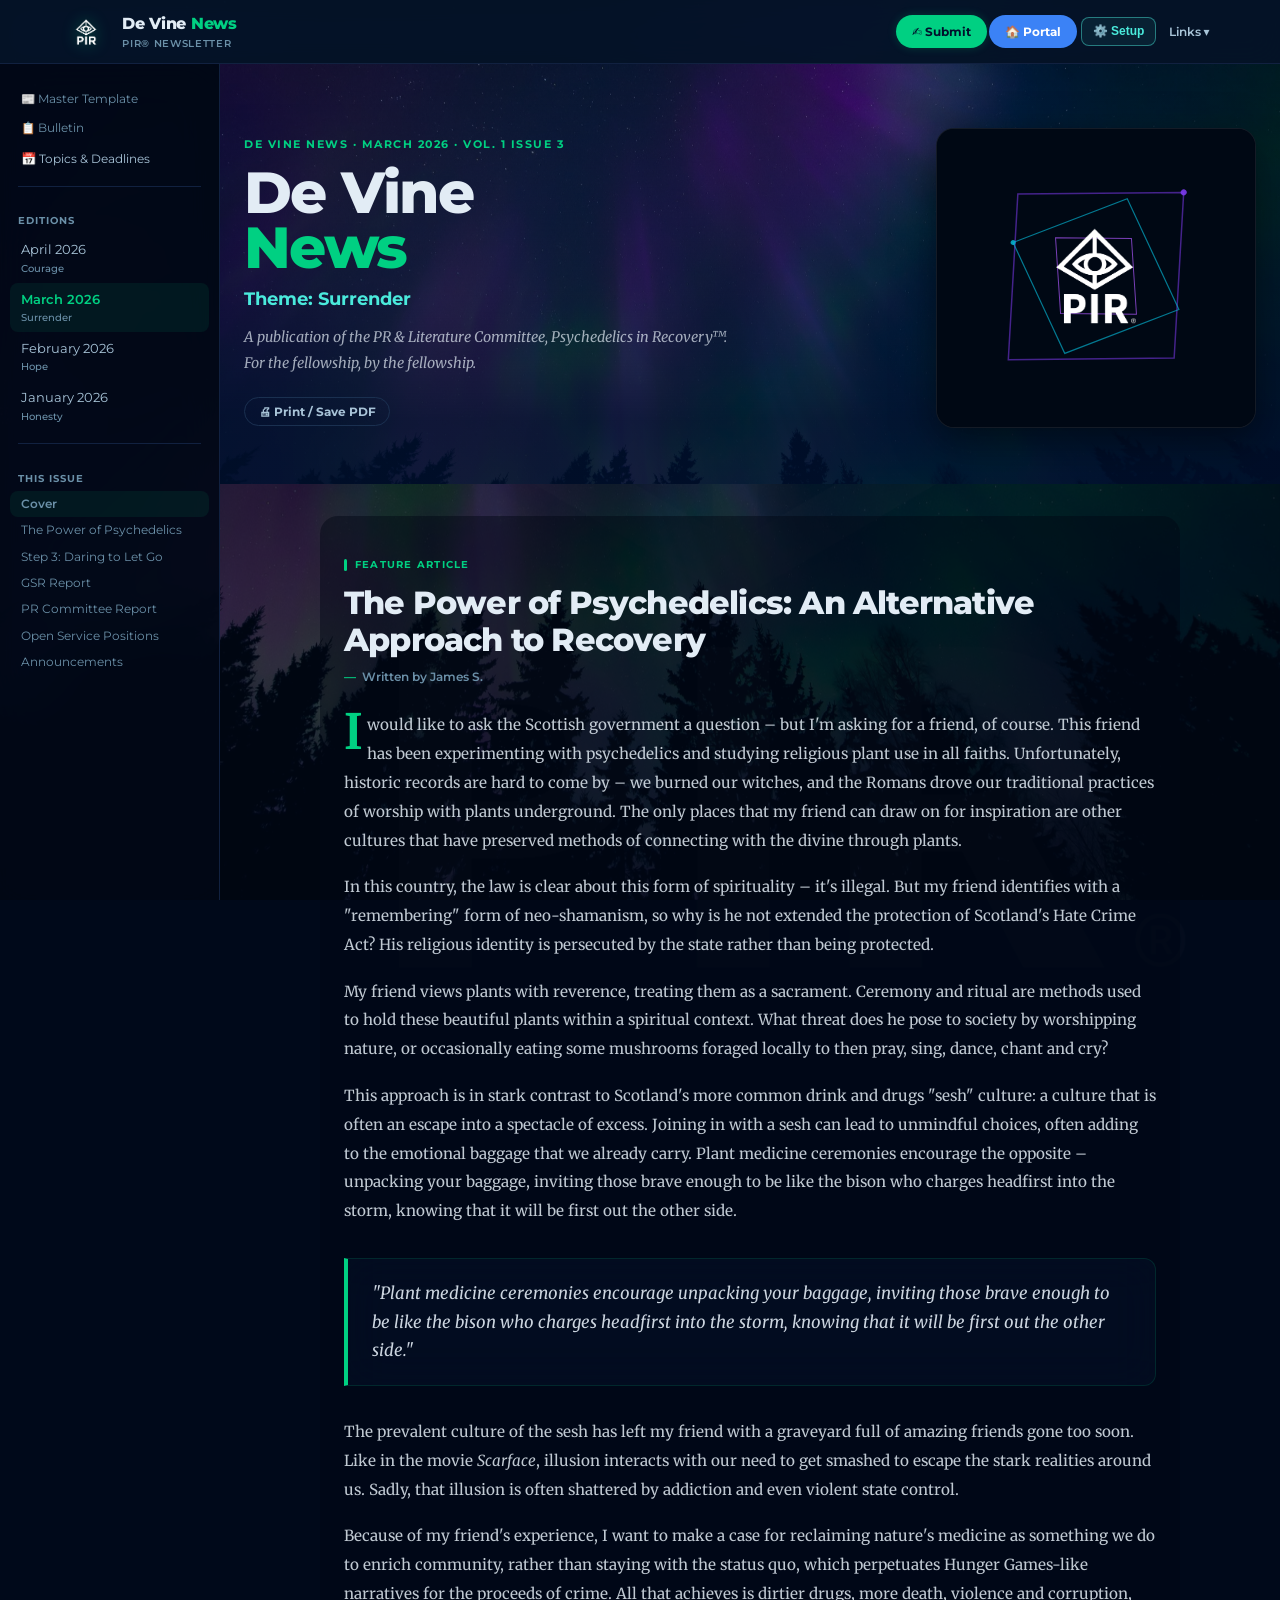
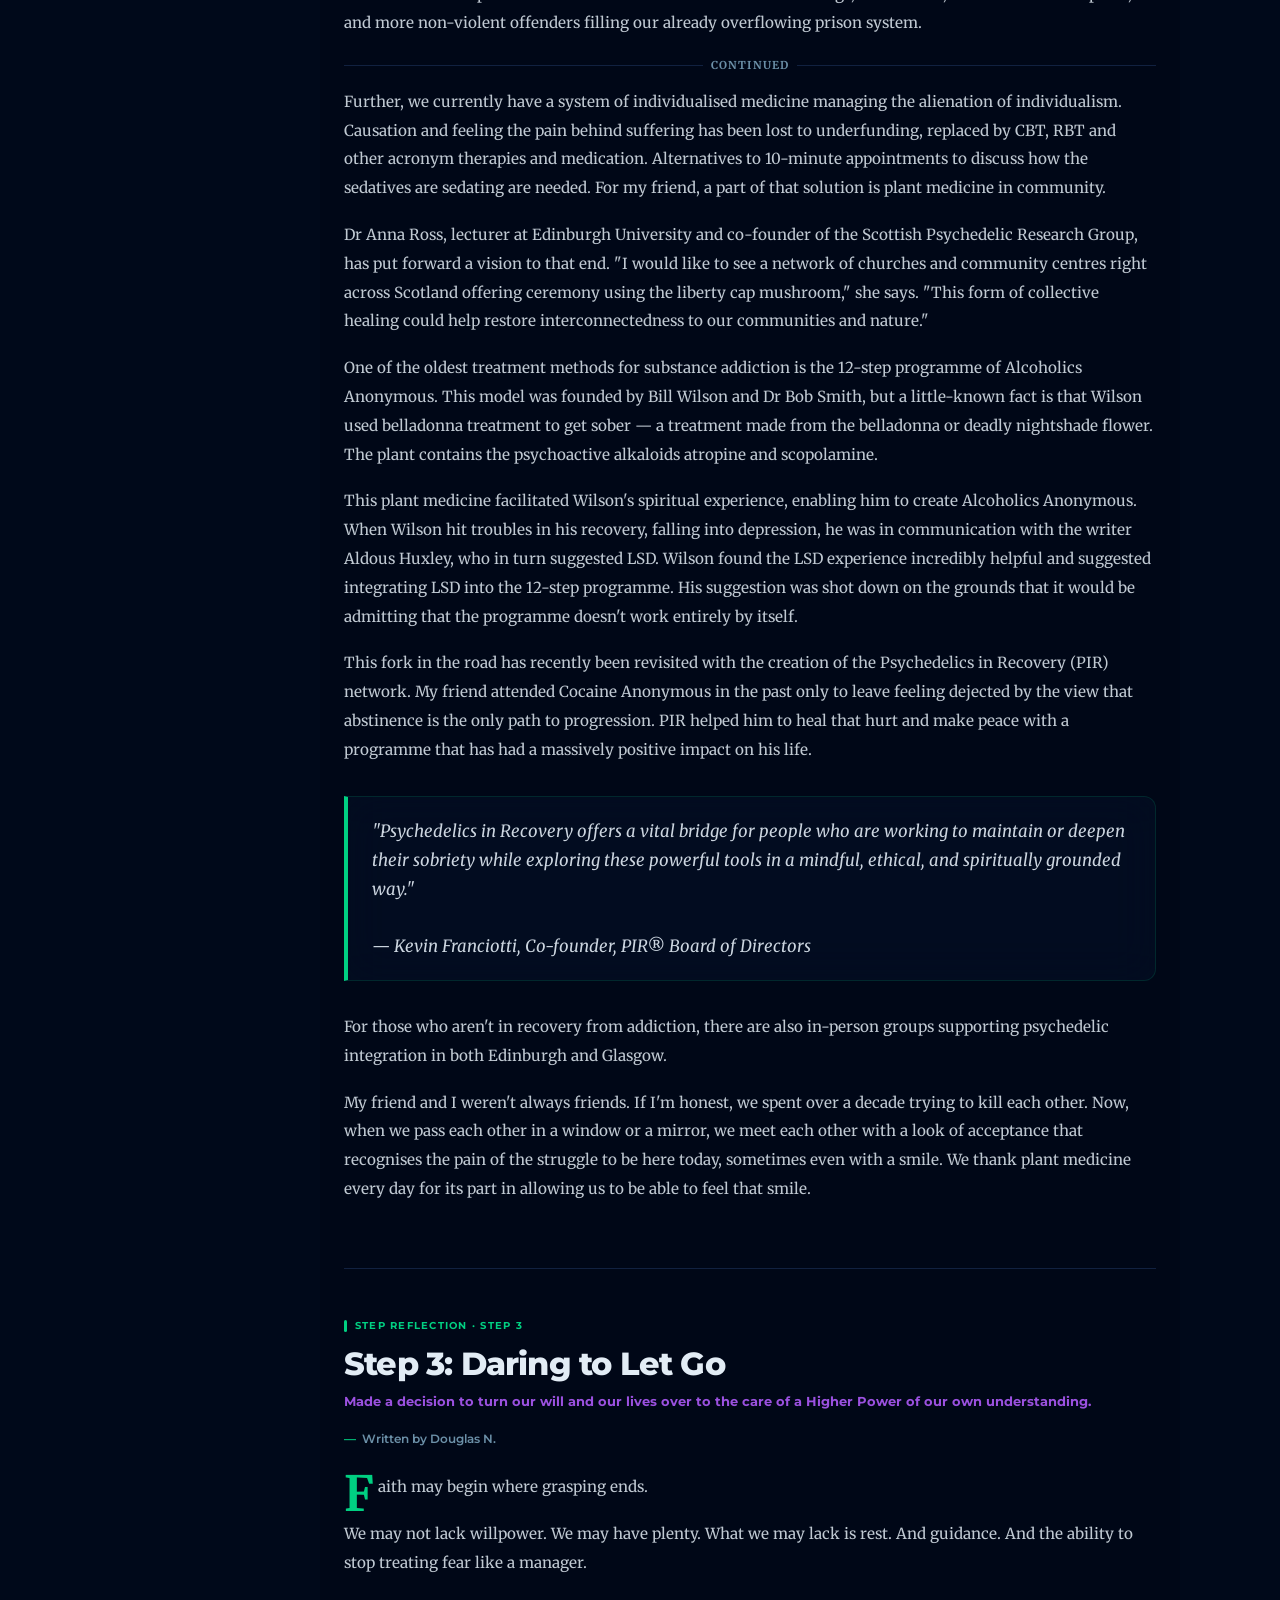
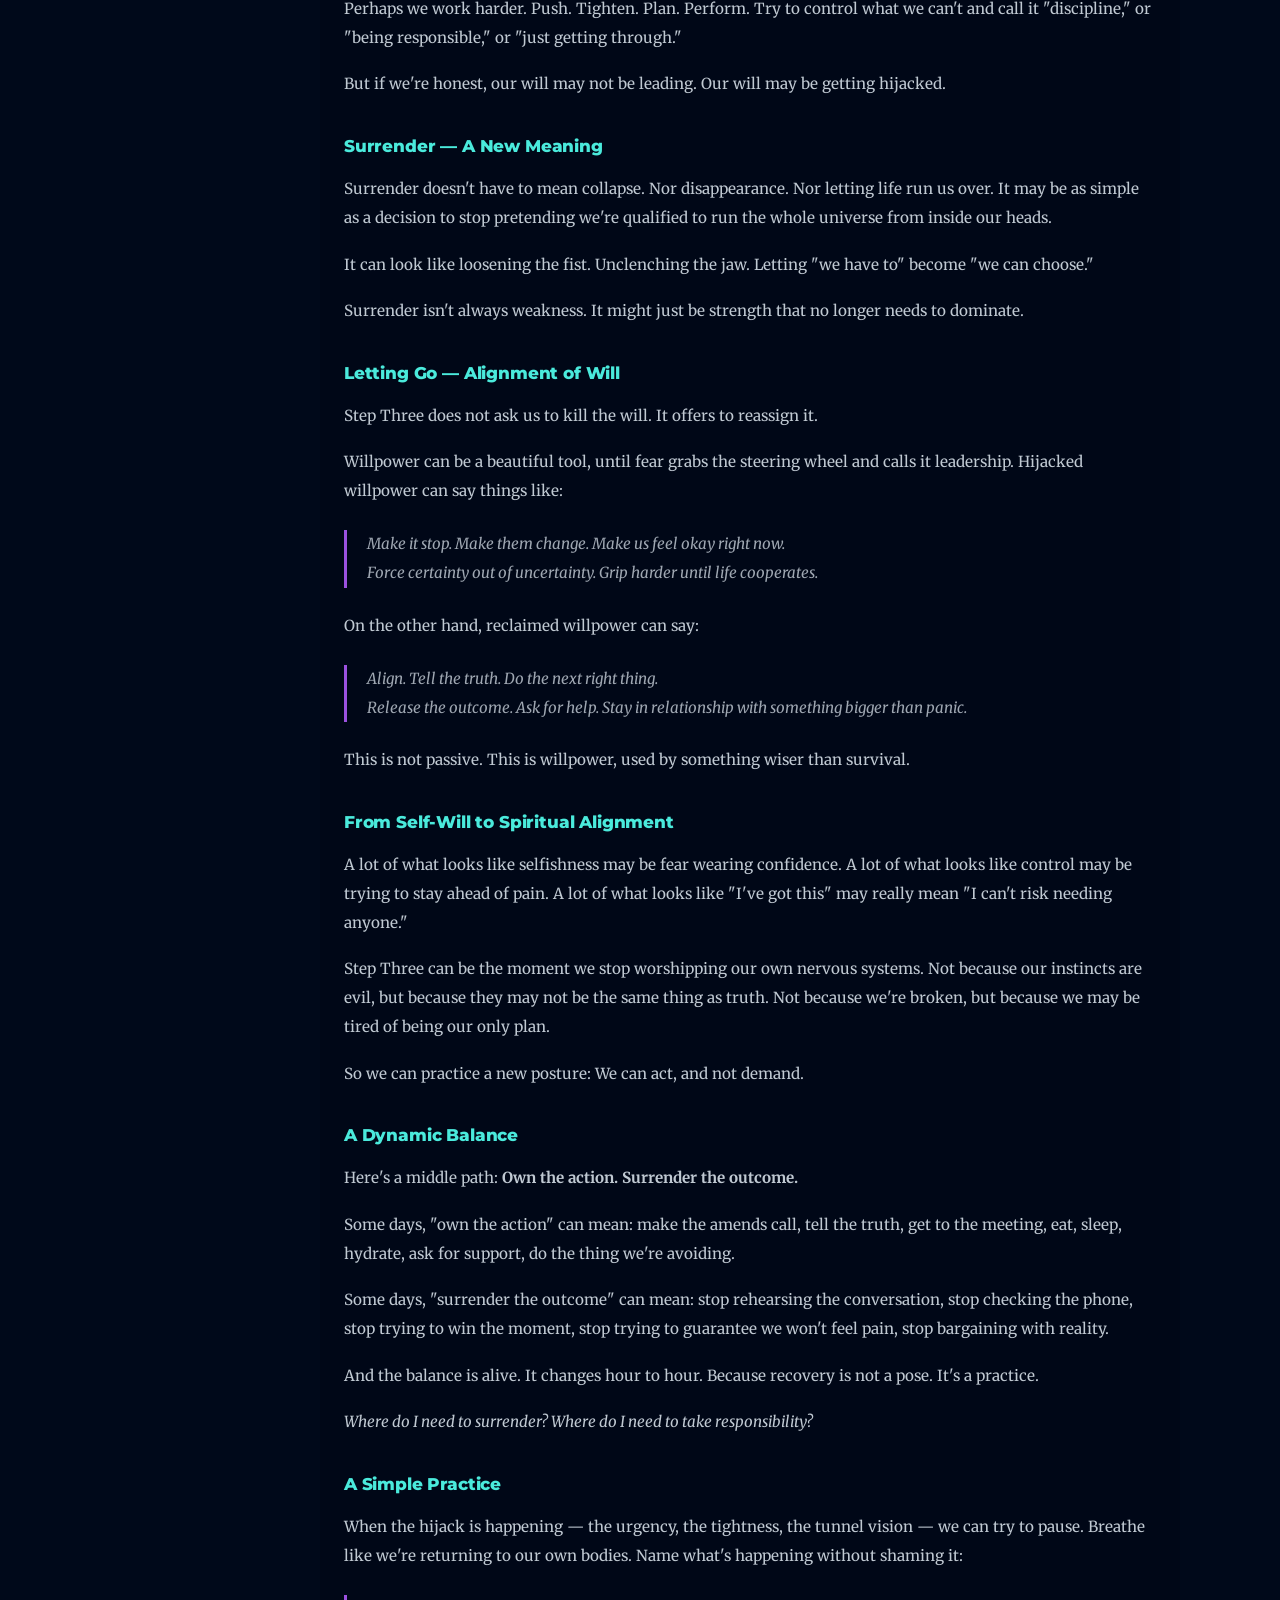
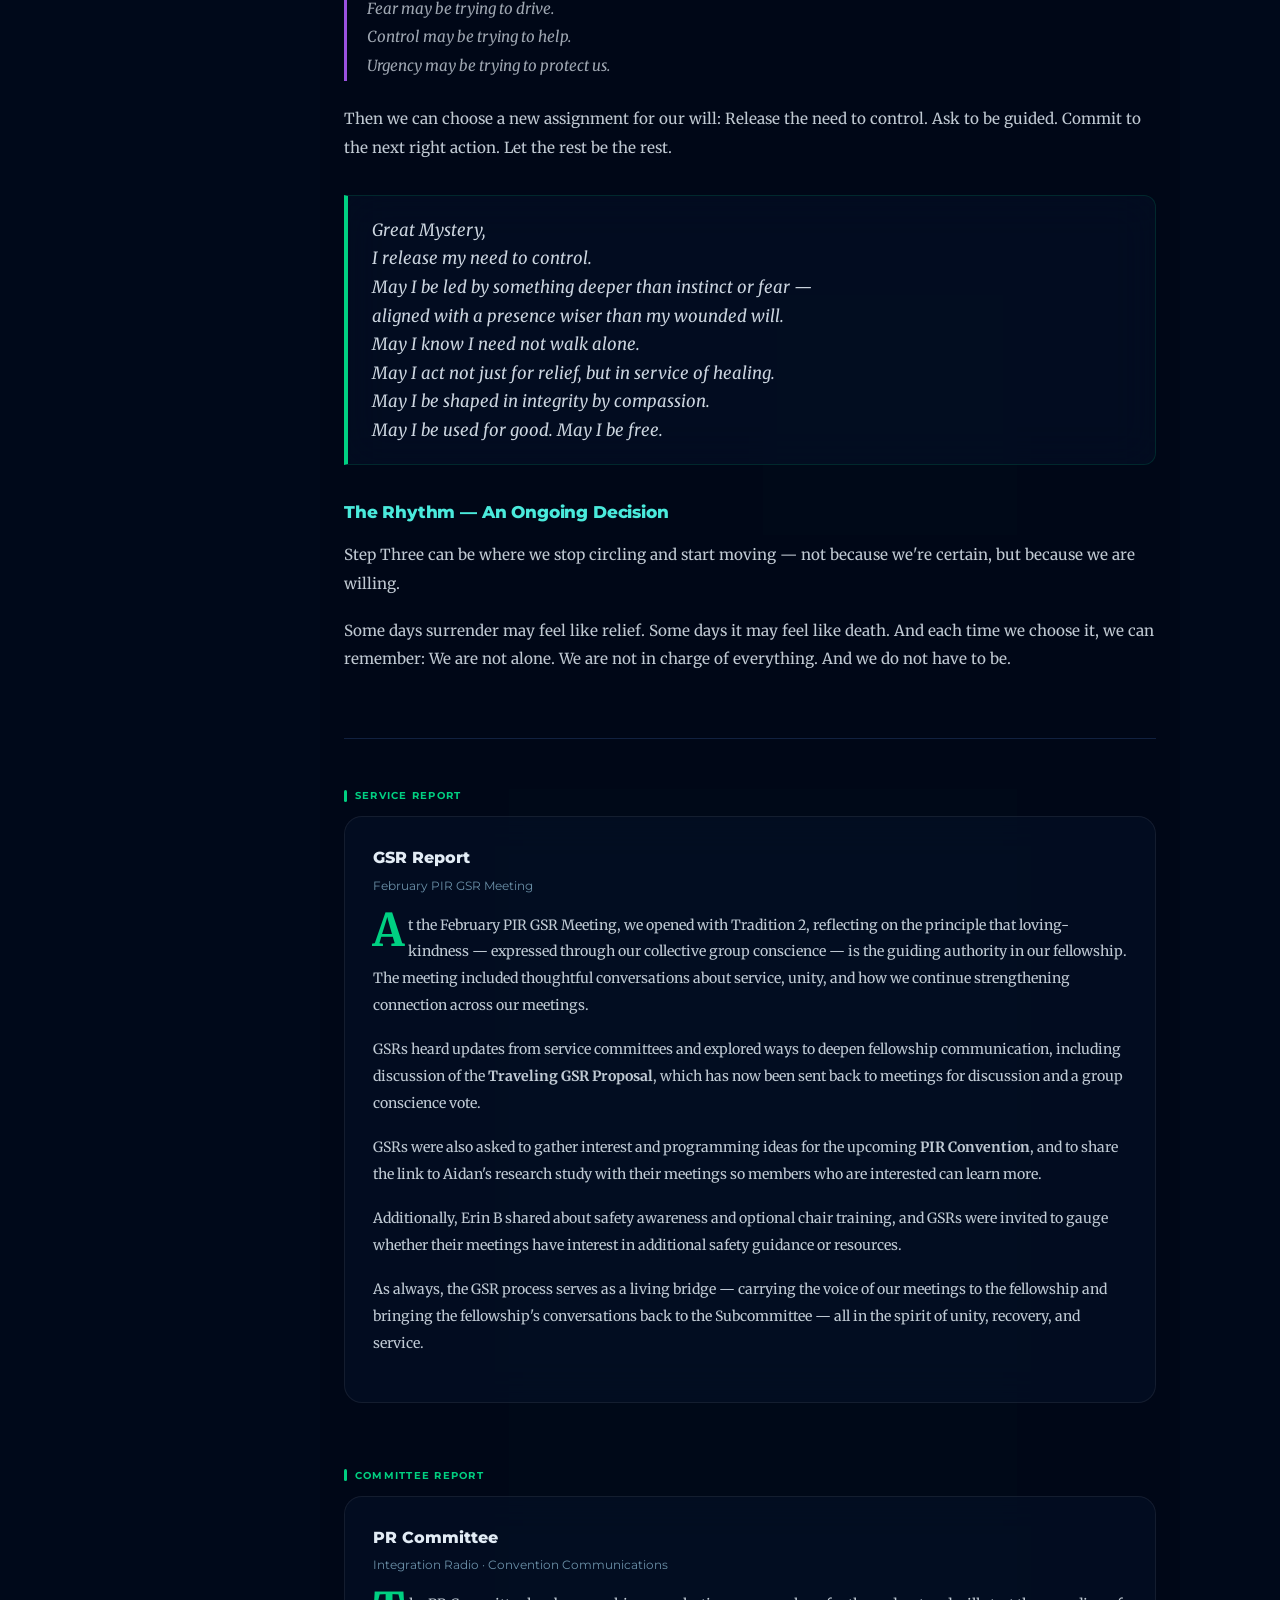
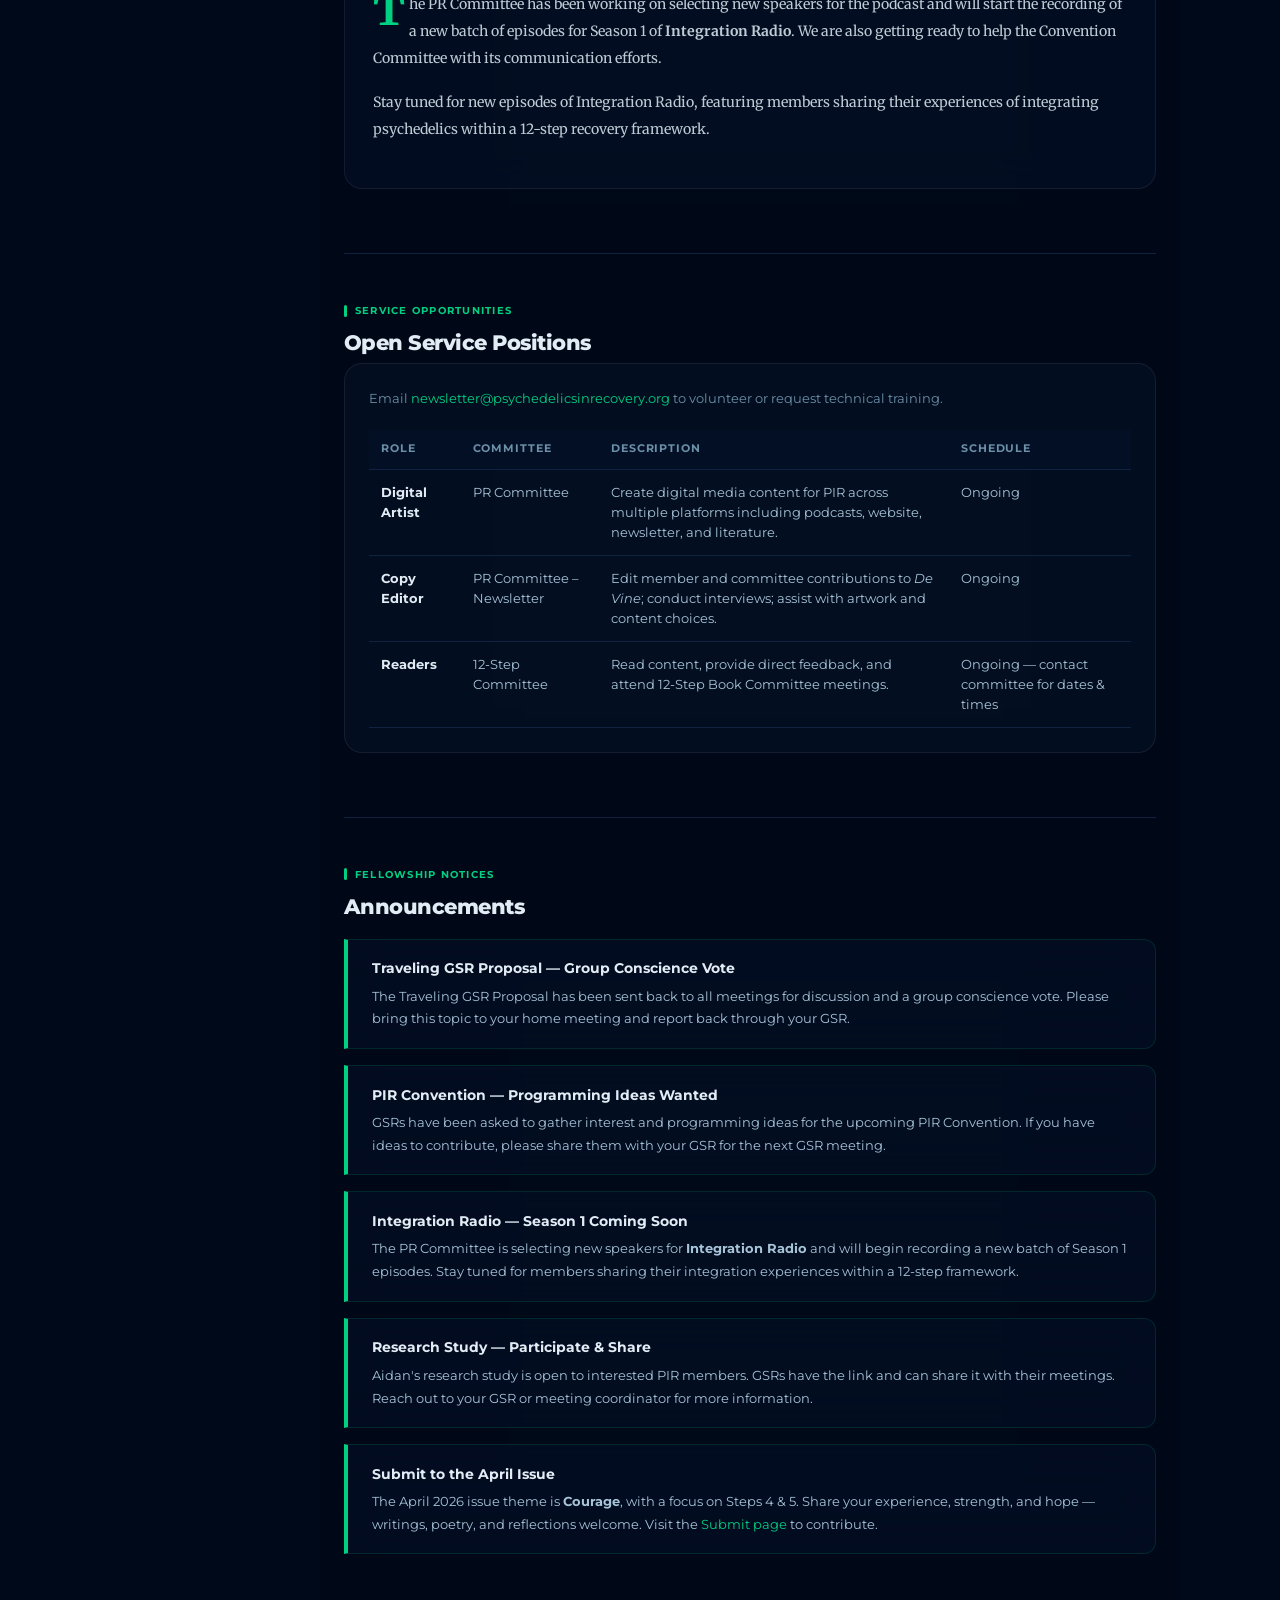
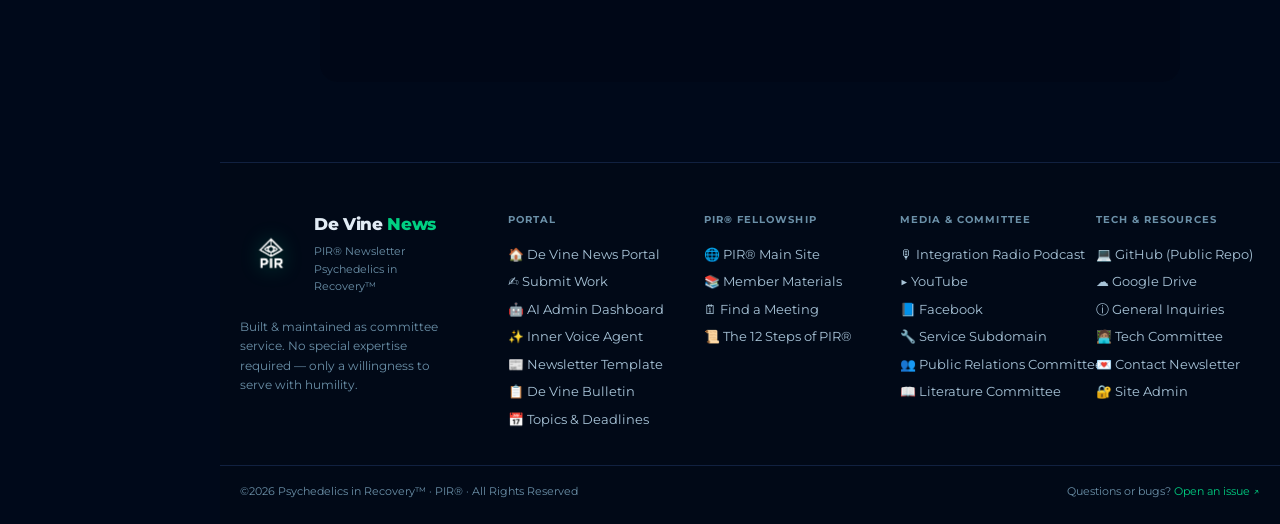
<file: dashboard/newsletter-march-2026.html>
<!DOCTYPE html>
<html lang="en">
<head>
  <link rel="icon" href="assets/favicon.svg" type="image/svg+xml"/>
  <link rel="icon" href="assets/favicon.png" type="image/png"/>
  <link rel="apple-touch-icon" href="assets/favicon.png"/>
  <meta charset="UTF-8" />
  <meta name="viewport" content="width=device-width, initial-scale=1.0" />
  <title>De Vine News — March 2026 | PIR®</title>
  <meta name="description" content="De Vine News March 2026 — Hope. PIR® 12-Step Fellowship newsletter." />
  <link rel="preconnect" href="https://fonts.googleapis.com" />
  <link rel="preconnect" href="https://fonts.gstatic.com" crossorigin />
  <link href="https://fonts.googleapis.com/css2?family=Montserrat:wght@400;600;700;800&family=Merriweather:ital,wght@0,400;0,700;1,300;1,400&display=swap" rel="stylesheet" />
  <link rel="stylesheet" href="style.css" />
  <style>
    /* ── Edition page layout ── */
    .nl-hero {
      position: relative; overflow: hidden; min-height: 420px;
      display: flex; align-items: center;
    }
    .nl-hero-bg {
      position: absolute; inset: -40px 0; z-index: 0;
      background-image: url('assets/bg.jpg');
      background-size: cover; background-position: center 25%;
      will-change: transform;
    }
    .nl-hero-overlay {
      position: absolute; inset: 0; z-index: 1;
      background: linear-gradient(to bottom, rgba(0,15,43,0.45) 0%, rgba(0,15,43,0.92) 85%);
    }
    .nl-hero-content {
      position: relative; z-index: 2; width: 100%;
      max-width: 1100px; margin: 0 auto;
      padding: 3rem 1.5rem 2.5rem;
      display: flex; align-items: center; gap: 3rem;
    }
    .nl-hero-text { flex: 1; }
    .nl-hero-art {
      width: 320px; flex-shrink: 0; height: 300px;
      border-radius: var(--radius-lg); overflow: hidden;
      background: url('assets/pirlogoforbannerprinting/PIR_A.jpg') center center / contain no-repeat, rgba(5,18,40,0.85);
      box-shadow: 0 12px 40px rgba(0,0,0,0.5);
      border: 1px solid rgba(255,255,255,0.08);
    }
    .nl-hero-actions { display: flex; gap: 0.75rem; margin-top: 1.25rem; flex-wrap: wrap; }
    @media (max-width: 800px) {
      .nl-hero-content { flex-direction: column-reverse; gap: 1.5rem; }
      .nl-hero-art { width: 100%; height: 200px; }
      .nl-hero-desc { max-width: 100%; }
    }
    .nl-edition-label {
      font-size: 0.67rem; font-weight: 700; letter-spacing: 0.14em;
      text-transform: uppercase; color: var(--green);
      display: flex; align-items: center; gap: 0.5rem; margin-bottom: 0.75rem;
    }
    .nl-edition-label::before { content:''; width:18px; height:1.5px; background:var(--green); }
    .nl-hero-title {
      font-size: clamp(2.2rem,6vw,3.6rem); font-weight: 800;
      line-height: 0.95; letter-spacing: -0.03em; margin-bottom: 0.6rem;
    }
    .nl-hero-title em { font-style:normal; color:var(--green); }
    .nl-hero-theme {
      font-size: 1.1rem; color: var(--cyan); font-weight: 700; margin-bottom: 0.75rem;
    }
    .nl-hero-desc {
      font-family: var(--font-serif); font-style: italic;
      font-size: 0.9rem; color: rgba(226,236,245,0.7); max-width: 500px; line-height: 1.8;
    }

    /* ── Content wrapper ── */
    .nl-wrap { max-width: 860px; margin: 0 auto; padding: 3rem 1.5rem 4rem; }

    /* ── Section anchors ── */
    .nl-section {
      margin-bottom: 4rem; scroll-margin-top: 80px;
    }
    .nl-section-eyebrow {
      font-size: 0.65rem; font-weight: 700; text-transform: uppercase;
      letter-spacing: 0.12em; color: var(--green);
      display: flex; align-items: center; gap: 0.5rem; margin-bottom: 0.75rem;
    }
    .nl-section-eyebrow::before { content:''; width:3px; height:12px; background:var(--green); border-radius:2px; }

    /* ── Article styles ── */
    .nl-article-title {
      font-size: clamp(1.4rem,4vw,2rem); font-weight: 800;
      letter-spacing: -0.025em; line-height: 1.15; margin-bottom: 0.5rem;
      color: var(--text);
    }
    .nl-byline {
      font-size: 0.78rem; font-weight: 600; color: var(--text-3);
      display: flex; align-items: center; gap: 0.4rem; margin-bottom: 1.5rem;
    }
    .nl-byline::before { content:'—'; color:var(--green); }
    .nl-prose {
      font-family: var(--font-serif); font-size: 0.95rem; line-height: 1.9;
      color: rgba(226,236,245,0.85);
    }
    .nl-prose p { margin-bottom: 1.1rem; }
    .nl-prose p:first-child::first-letter {
      font-size: 3.2em; font-weight: 700; float: left;
      line-height: 0.72; margin: 0.05em 0.08em 0 0; color: var(--green);
    }
    .nl-prose blockquote {
      border-left: 3px solid var(--purple); padding-left: 1.25rem;
      margin: 1.5rem 0; color: rgba(226,236,245,0.7);
      font-style: italic;
    }
    .nl-prose h3 {
      font-family: var(--font-body); font-size: 1.05rem; font-weight: 800;
      color: var(--cyan); margin: 2rem 0 0.75rem; letter-spacing: -0.01em;
    }
    .nl-prose ul, .nl-prose ol { padding-left: 1.5rem; margin-bottom: 1rem; }
    .nl-prose li { margin-bottom: 0.4rem; }

    /* ── Pull quote ── */
    .pull-quote {
      background: rgba(5,18,40,0.55);
      backdrop-filter: blur(20px); -webkit-backdrop-filter: blur(20px);
      border: 1px solid rgba(0,208,130,0.15);
      border-left: 4px solid var(--green);
      border-radius: 0 var(--radius) var(--radius) 0;
      padding: 1.25rem 1.5rem; margin: 2rem 0;
      font-family: var(--font-serif); font-style: italic;
      font-size: 1.05rem; color: rgba(226,236,245,0.9); line-height: 1.7;
    }

    /* ── Committee report card ── */
    .report-card {
      background: rgba(5,18,40,0.58);
      backdrop-filter: blur(20px); -webkit-backdrop-filter: blur(20px);
      border: 1px solid rgba(255,255,255,0.07);
      border-radius: var(--radius-lg); padding: 1.75rem;
      margin-bottom: 1.5rem;
    }
    .report-card-title {
      font-size: 1rem; font-weight: 800; color: var(--text); margin-bottom: 0.25rem;
    }
    .report-card-sub { font-size: 0.75rem; color: var(--text-3); margin-bottom: 1rem; }

    /* ── Service table ── */
    .service-table { width: 100%; border-collapse: collapse; }
    .service-table th {
      font-family: var(--font-body); font-size: 0.68rem; font-weight: 700;
      text-transform: uppercase; letter-spacing: 0.08em; color: var(--text-3);
      padding: 0.65rem 0.75rem; border-bottom: 1px solid var(--border);
      text-align: left; background: rgba(5,18,40,0.5);
    }
    .service-table td {
      font-size: 0.82rem; color: var(--text-2); padding: 0.75rem 0.75rem;
      border-bottom: 1px solid var(--border); vertical-align: top; line-height: 1.55;
    }
    .service-table tr:hover td { background: rgba(255,255,255,0.03); }
    .service-table td strong { color: var(--text); }

    /* ── President message card ── */
    .president-card {
      background: rgba(5,18,40,0.62);
      backdrop-filter: blur(22px); -webkit-backdrop-filter: blur(22px);
      border: 1px solid rgba(155,81,224,0.2);
      border-radius: var(--radius-lg); padding: 2rem;
    }
    .president-card .nl-prose p:first-child::first-letter { color: var(--purple); }

    /* ── Divider ── */
    .nl-rule {
      border: none; border-top: 1px solid var(--border); margin: 3rem 0;
    }

    /* ── Continued label ── */
    .continued {
      font-size: 0.68rem; font-weight: 700; text-transform: uppercase;
      letter-spacing: 0.1em; color: var(--text-3); margin-bottom: 0.75rem;
      display: flex; align-items: center; gap: 0.5rem;
    }
    .continued::before { content:''; flex:1; height:1px; background:var(--border); }
    .continued::after  { content:''; flex:1; height:1px; background:var(--border); }

    /* ── Announcement card ── */
    .announce-card {
      background: rgba(5,18,40,0.55);
      backdrop-filter: blur(20px); -webkit-backdrop-filter: blur(20px);
      border: 1px solid rgba(0,208,130,0.15);
      border-left: 4px solid var(--green);
      border-radius: 0 var(--radius) var(--radius) 0;
      padding: 1.1rem 1.5rem; margin-bottom: 1rem;
    }
    .announce-title {
      font-size: 0.88rem; font-weight: 700; color: var(--text); margin-bottom: 0.25rem;
    }
    .announce-body { font-size: 0.82rem; color: var(--text-2); line-height: 1.75; }

    /* ── Print (edition-specific overrides; global @media print in style.css) ── */
    @media print {
      .nl-hero { min-height: 220px !important; }
      .nl-section { page-break-inside: avoid; }
      .report-card, .president-card, .pull-quote,
      .voice-card, .poem-card { break-inside: avoid; }
      .nl-hero-content { padding-bottom: 1rem !important; }
    }
  </style>
</head>
<body class="page-edition">
<script>
  window.CURRENT_EDITION  = 'march-2026';
</script>

<!-- ═══ HERO ═══ -->
<section class="nl-hero" id="cover" data-section="Cover">
  <div class="nl-hero-bg" id="nl-hero-bg"></div>
  <div class="nl-hero-overlay"></div>
  <div class="nl-hero-content">
    <div class="nl-hero-text">
      <div class="nl-edition-label">De Vine News · March 2026 · Vol. 1 Issue 3</div>
      <h1 class="nl-hero-title">De Vine<br /><em>News</em></h1>
      <div class="nl-hero-theme">Theme: Surrender</div>
      <p class="nl-hero-desc">
        A publication of the PR &amp; Literature Committee, Psychedelics in Recovery™.
        For the fellowship, by the fellowship.
      </p>
      <div class="nl-hero-actions">
        <button onclick="window.print()" class="btn btn-ghost btn-sm">🖨 Print / Save PDF</button>
      </div>
    </div>
    <div class="nl-hero-art" aria-hidden="true"></div>
  </div>
</section>

<!-- ═══ CONTENT ═══ -->
<main class="nl-wrap">

  <!-- Article 1 -->
  <section class="nl-section" id="power-of-psychedelics" data-section="The Power of Psychedelics">
    <div class="nl-section-eyebrow">Feature Article</div>
    <h2 class="nl-article-title">The Power of Psychedelics: An Alternative Approach to Recovery</h2>
    <div class="nl-byline">Written by James S.</div>
    <div class="nl-prose">
      <p>I would like to ask the Scottish government a question – but I'm asking for a friend, of course. This friend has been experimenting with psychedelics and studying religious plant use in all faiths. Unfortunately, historic records are hard to come by – we burned our witches, and the Romans drove our traditional practices of worship with plants underground. The only places that my friend can draw on for inspiration are other cultures that have preserved methods of connecting with the divine through plants.</p>
      <p>In this country, the law is clear about this form of spirituality – it's illegal. But my friend identifies with a "remembering" form of neo-shamanism, so why is he not extended the protection of Scotland's Hate Crime Act? His religious identity is persecuted by the state rather than being protected.</p>
      <p>My friend views plants with reverence, treating them as a sacrament. Ceremony and ritual are methods used to hold these beautiful plants within a spiritual context. What threat does he pose to society by worshipping nature, or occasionally eating some mushrooms foraged locally to then pray, sing, dance, chant and cry?</p>
      <p>This approach is in stark contrast to Scotland's more common drink and drugs "sesh" culture: a culture that is often an escape into a spectacle of excess. Joining in with a sesh can lead to unmindful choices, often adding to the emotional baggage that we already carry. Plant medicine ceremonies encourage the opposite – unpacking your baggage, inviting those brave enough to be like the bison who charges headfirst into the storm, knowing that it will be first out the other side.</p>

      <div class="pull-quote">
        "Plant medicine ceremonies encourage unpacking your baggage, inviting those brave enough to be like the bison who charges headfirst into the storm, knowing that it will be first out the other side."
      </div>

      <p>The prevalent culture of the sesh has left my friend with a graveyard full of amazing friends gone too soon. Like in the movie <em>Scarface</em>, illusion interacts with our need to get smashed to escape the stark realities around us. Sadly, that illusion is often shattered by addiction and even violent state control.</p>
      <p>Because of my friend's experience, I want to make a case for reclaiming nature's medicine as something we do to enrich community, rather than staying with the status quo, which perpetuates Hunger Games-like narratives for the proceeds of crime. All that achieves is dirtier drugs, more death, violence and corruption, and more non-violent offenders filling our already overflowing prison system.</p>

      <div class="continued">Continued</div>

      <p>Further, we currently have a system of individualised medicine managing the alienation of individualism. Causation and feeling the pain behind suffering has been lost to underfunding, replaced by CBT, RBT and other acronym therapies and medication. Alternatives to 10-minute appointments to discuss how the sedatives are sedating are needed. For my friend, a part of that solution is plant medicine in community.</p>
      <p>Dr Anna Ross, lecturer at Edinburgh University and co-founder of the Scottish Psychedelic Research Group, has put forward a vision to that end. "I would like to see a network of churches and community centres right across Scotland offering ceremony using the liberty cap mushroom," she says. "This form of collective healing could help restore interconnectedness to our communities and nature."</p>
      <p>One of the oldest treatment methods for substance addiction is the 12-step programme of Alcoholics Anonymous. This model was founded by Bill Wilson and Dr Bob Smith, but a little-known fact is that Wilson used belladonna treatment to get sober — a treatment made from the belladonna or deadly nightshade flower. The plant contains the psychoactive alkaloids atropine and scopolamine.</p>
      <p>This plant medicine facilitated Wilson's spiritual experience, enabling him to create Alcoholics Anonymous. When Wilson hit troubles in his recovery, falling into depression, he was in communication with the writer Aldous Huxley, who in turn suggested LSD. Wilson found the LSD experience incredibly helpful and suggested integrating LSD into the 12-step programme. His suggestion was shot down on the grounds that it would be admitting that the programme doesn't work entirely by itself.</p>
      <p>This fork in the road has recently been revisited with the creation of the Psychedelics in Recovery (PIR) network. My friend attended Cocaine Anonymous in the past only to leave feeling dejected by the view that abstinence is the only path to progression. PIR helped him to heal that hurt and make peace with a programme that has had a massively positive impact on his life.</p>

      <div class="pull-quote">
        "Psychedelics in Recovery offers a vital bridge for people who are working to maintain or deepen their sobriety while exploring these powerful tools in a mindful, ethical, and spiritually grounded way."
        <br /><br />— Kevin Franciotti, Co-founder, PIR® Board of Directors
      </div>

      <p>For those who aren't in recovery from addiction, there are also in-person groups supporting psychedelic integration in both Edinburgh and Glasgow.</p>
      <p>My friend and I weren't always friends. If I'm honest, we spent over a decade trying to kill each other. Now, when we pass each other in a window or a mirror, we meet each other with a look of acceptance that recognises the pain of the struggle to be here today, sometimes even with a smile. We thank plant medicine every day for its part in allowing us to be able to feel that smile.</p>
    </div>
  </section>

  <hr class="nl-rule" />

  <!-- Step 3 -->
  <section class="nl-section" id="step-3" data-section="Step 3: Daring to Let Go">
    <div class="nl-section-eyebrow">Step Reflection · Step 3</div>
    <h2 class="nl-article-title">Step 3: Daring to Let Go</h2>
    <p style="font-size:0.82rem;color:var(--purple);font-weight:700;margin-bottom:1rem">
      Made a decision to turn our will and our lives over to the care of a Higher Power of our own understanding.
    </p>
    <div class="nl-byline">Written by Douglas N.</div>
    <div class="nl-prose">
      <p>Faith may begin where grasping ends.</p>
      <p>We may not lack willpower. We may have plenty. What we may lack is rest. And guidance. And the ability to stop treating fear like a manager.</p>
      <p>Perhaps we work harder. Push. Tighten. Plan. Perform. Try to control what we can't and call it "discipline," or "being responsible," or "just getting through."</p>
      <p>But if we're honest, our will may not be leading. Our will may be getting hijacked.</p>

      <h3>Surrender — A New Meaning</h3>
      <p>Surrender doesn't have to mean collapse. Nor disappearance. Nor letting life run us over. It may be as simple as a decision to stop pretending we're qualified to run the whole universe from inside our heads.</p>
      <p>It can look like loosening the fist. Unclenching the jaw. Letting "we have to" become "we can choose."</p>
      <p>Surrender isn't always weakness. It might just be strength that no longer needs to dominate.</p>

      <h3>Letting Go — Alignment of Will</h3>
      <p>Step Three does not ask us to kill the will. It offers to reassign it.</p>
      <p>Willpower can be a beautiful tool, until fear grabs the steering wheel and calls it leadership. Hijacked willpower can say things like:</p>
      <blockquote>
        Make it stop. Make them change. Make us feel okay right now.<br />
        Force certainty out of uncertainty. Grip harder until life cooperates.
      </blockquote>
      <p>On the other hand, reclaimed willpower can say:</p>
      <blockquote>
        Align. Tell the truth. Do the next right thing.<br />
        Release the outcome. Ask for help. Stay in relationship with something bigger than panic.
      </blockquote>
      <p>This is not passive. This is willpower, used by something wiser than survival.</p>

      <h3>From Self-Will to Spiritual Alignment</h3>
      <p>A lot of what looks like selfishness may be fear wearing confidence. A lot of what looks like control may be trying to stay ahead of pain. A lot of what looks like "I've got this" may really mean "I can't risk needing anyone."</p>
      <p>Step Three can be the moment we stop worshipping our own nervous systems. Not because our instincts are evil, but because they may not be the same thing as truth. Not because we're broken, but because we may be tired of being our only plan.</p>
      <p>So we can practice a new posture: We can act, and not demand.</p>

      <h3>A Dynamic Balance</h3>
      <p>Here's a middle path: <strong>Own the action. Surrender the outcome.</strong></p>
      <p>Some days, "own the action" can mean: make the amends call, tell the truth, get to the meeting, eat, sleep, hydrate, ask for support, do the thing we're avoiding.</p>
      <p>Some days, "surrender the outcome" can mean: stop rehearsing the conversation, stop checking the phone, stop trying to win the moment, stop trying to guarantee we won't feel pain, stop bargaining with reality.</p>
      <p>And the balance is alive. It changes hour to hour. Because recovery is not a pose. It's a practice.</p>
      <p><em>Where do I need to surrender? Where do I need to take responsibility?</em></p>

      <h3>A Simple Practice</h3>
      <p>When the hijack is happening — the urgency, the tightness, the tunnel vision — we can try to pause. Breathe like we're returning to our own bodies. Name what's happening without shaming it:</p>
      <blockquote>
        Fear may be trying to drive.<br />
        Control may be trying to help.<br />
        Urgency may be trying to protect us.
      </blockquote>
      <p>Then we can choose a new assignment for our will: Release the need to control. Ask to be guided. Commit to the next right action. Let the rest be the rest.</p>

      <div class="pull-quote">
        Great Mystery,<br />
        I release my need to control.<br />
        May I be led by something deeper than instinct or fear —<br />
        aligned with a presence wiser than my wounded will.<br />
        May I know I need not walk alone.<br />
        May I act not just for relief, but in service of healing.<br />
        May I be shaped in integrity by compassion.<br />
        May I be used for good. May I be free.
      </div>

      <h3>The Rhythm — An Ongoing Decision</h3>
      <p>Step Three can be where we stop circling and start moving — not because we're certain, but because we are willing.</p>
      <p>Some days surrender may feel like relief. Some days it may feel like death. And each time we choose it, we can remember: We are not alone. We are not in charge of everything. And we do not have to be.</p>
    </div>
  </section>

  <hr class="nl-rule" />

  <!-- GSR Report -->
  <section class="nl-section" id="gsr-report" data-section="GSR Report">
    <div class="nl-section-eyebrow">Service Report</div>
    <div class="report-card">
      <div class="report-card-title">GSR Report</div>
      <div class="report-card-sub">February PIR GSR Meeting</div>
      <div class="nl-prose" style="font-size:0.88rem">
        <p>At the February PIR GSR Meeting, we opened with Tradition 2, reflecting on the principle that loving-kindness — expressed through our collective group conscience — is the guiding authority in our fellowship. The meeting included thoughtful conversations about service, unity, and how we continue strengthening connection across our meetings.</p>
        <p>GSRs heard updates from service committees and explored ways to deepen fellowship communication, including discussion of the <strong>Traveling GSR Proposal</strong>, which has now been sent back to meetings for discussion and a group conscience vote.</p>
        <p>GSRs were also asked to gather interest and programming ideas for the upcoming <strong>PIR Convention</strong>, and to share the link to Aidan's research study with their meetings so members who are interested can learn more.</p>
        <p>Additionally, Erin B shared about safety awareness and optional chair training, and GSRs were invited to gauge whether their meetings have interest in additional safety guidance or resources.</p>
        <p>As always, the GSR process serves as a living bridge — carrying the voice of our meetings to the fellowship and bringing the fellowship's conversations back to the Subcommittee — all in the spirit of unity, recovery, and service.</p>
      </div>
    </div>
  </section>

  <!-- PR Committee Report -->
  <section class="nl-section" id="pr-committee" data-section="PR Committee Report">
    <div class="nl-section-eyebrow">Committee Report</div>
    <div class="report-card">
      <div class="report-card-title">PR Committee</div>
      <div class="report-card-sub">Integration Radio · Convention Communications</div>
      <div class="nl-prose" style="font-size:0.88rem">
        <p>The PR Committee has been working on selecting new speakers for the podcast and will start the recording of a new batch of episodes for Season 1 of <strong>Integration Radio</strong>. We are also getting ready to help the Convention Committee with its communication efforts.</p>
        <p>Stay tuned for new episodes of Integration Radio, featuring members sharing their experiences of integrating psychedelics within a 12-step recovery framework.</p>
      </div>
    </div>
  </section>

  <hr class="nl-rule" />

  <!-- Service Positions -->
  <section class="nl-section" id="service" data-section="Open Service Positions">
    <div class="nl-section-eyebrow">Service Opportunities</div>
    <h2 class="nl-article-title" style="font-size:1.3rem;margin-bottom:0.5rem">Open Service Positions</h2>
    <div style="background:rgba(5,18,40,0.62);backdrop-filter:blur(22px);-webkit-backdrop-filter:blur(22px);border:1px solid rgba(255,255,255,0.07);border-radius:var(--radius-lg);padding:1.5rem">
    <p style="font-size:0.82rem;color:var(--text-3);margin-bottom:1.25rem">
      Email <a href="mailto:newsletter@psychedelicsinrecovery.org">newsletter@psychedelicsinrecovery.org</a> to volunteer or request technical training.
    </p>
    <div style="overflow-x:auto">
      <table class="service-table">
        <thead>
          <tr>
            <th>Role</th>
            <th>Committee</th>
            <th>Description</th>
            <th>Schedule</th>
          </tr>
        </thead>
        <tbody>
          <tr>
            <td><strong>Digital Artist</strong></td>
            <td>PR Committee</td>
            <td>Create digital media content for PIR across multiple platforms including podcasts, website, newsletter, and literature.</td>
            <td>Ongoing</td>
          </tr>
          <tr>
            <td><strong>Copy Editor</strong></td>
            <td>PR Committee – Newsletter</td>
            <td>Edit member and committee contributions to <em>De Vine</em>; conduct interviews; assist with artwork and content choices.</td>
            <td>Ongoing</td>
          </tr>
          <tr>
            <td><strong>Readers</strong></td>
            <td>12-Step Committee</td>
            <td>Read content, provide direct feedback, and attend 12-Step Book Committee meetings.</td>
            <td>Ongoing — contact committee for dates &amp; times</td>
          </tr>
        </tbody>
      </table>
    </div>
    </div>
  </section>

  <hr class="nl-rule" />

  <!-- Announcements -->
  <section class="nl-section" id="announcements" data-section="Announcements">
    <div class="nl-section-eyebrow">Fellowship Notices</div>
    <h2 class="nl-article-title" style="font-size:1.3rem;margin-bottom:1.25rem">Announcements</h2>

    <div class="announce-card">
      <div class="announce-title">Traveling GSR Proposal — Group Conscience Vote</div>
      <div class="announce-body">The Traveling GSR Proposal has been sent back to all meetings for discussion and a group conscience vote. Please bring this topic to your home meeting and report back through your GSR.</div>
    </div>

    <div class="announce-card">
      <div class="announce-title">PIR Convention — Programming Ideas Wanted</div>
      <div class="announce-body">GSRs have been asked to gather interest and programming ideas for the upcoming PIR Convention. If you have ideas to contribute, please share them with your GSR for the next GSR meeting.</div>
    </div>

    <div class="announce-card">
      <div class="announce-title">Integration Radio — Season 1 Coming Soon</div>
      <div class="announce-body">The PR Committee is selecting new speakers for <strong>Integration Radio</strong> and will begin recording a new batch of Season 1 episodes. Stay tuned for members sharing their integration experiences within a 12-step framework.</div>
    </div>

    <div class="announce-card">
      <div class="announce-title">Research Study — Participate &amp; Share</div>
      <div class="announce-body">Aidan's research study is open to interested PIR members. GSRs have the link and can share it with their meetings. Reach out to your GSR or meeting coordinator for more information.</div>
    </div>

    <div class="announce-card">
      <div class="announce-title">Submit to the April Issue</div>
      <div class="announce-body">The April 2026 issue theme is <strong>Courage</strong>, with a focus on Steps 4 &amp; 5. Share your experience, strength, and hope — writings, poetry, and reflections welcome. Visit the <a href="submit.html">Submit page</a> to contribute.</div>
    </div>
  </section>

</main>

<!-- ═══ SCRIPTS ═══ -->
<script>
  const bg = document.getElementById('nl-hero-bg');
  let tick = false;
  window.addEventListener('scroll', function () {
    if (!tick) {
      requestAnimationFrame(function () {
        bg.style.transform = 'translateY(' + (window.scrollY * 0.3) + 'px)';
        tick = false;
      });
      tick = true;
    }
  });
</script>
<script src="nav.js"></script>
<script src="sidenav.js"></script>
<script src="footer.js"></script>
</body>
</html>
</file>
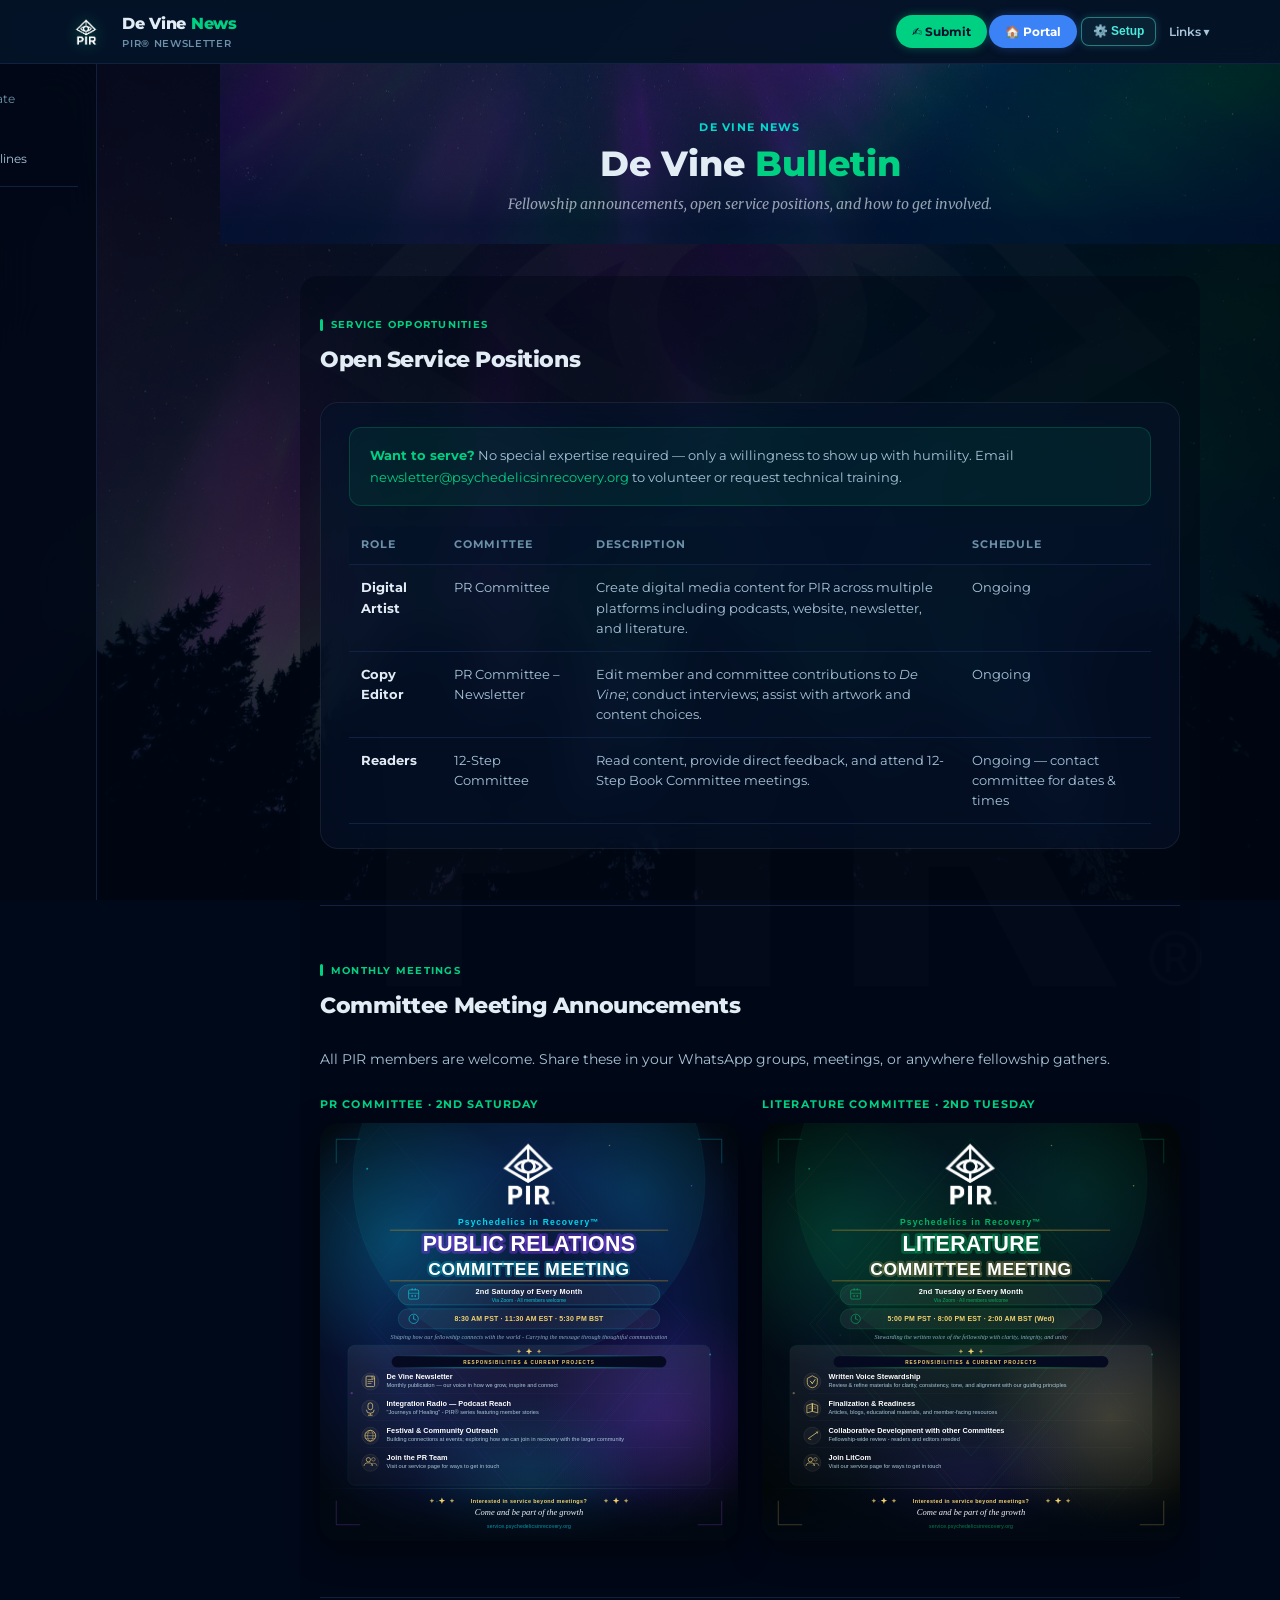
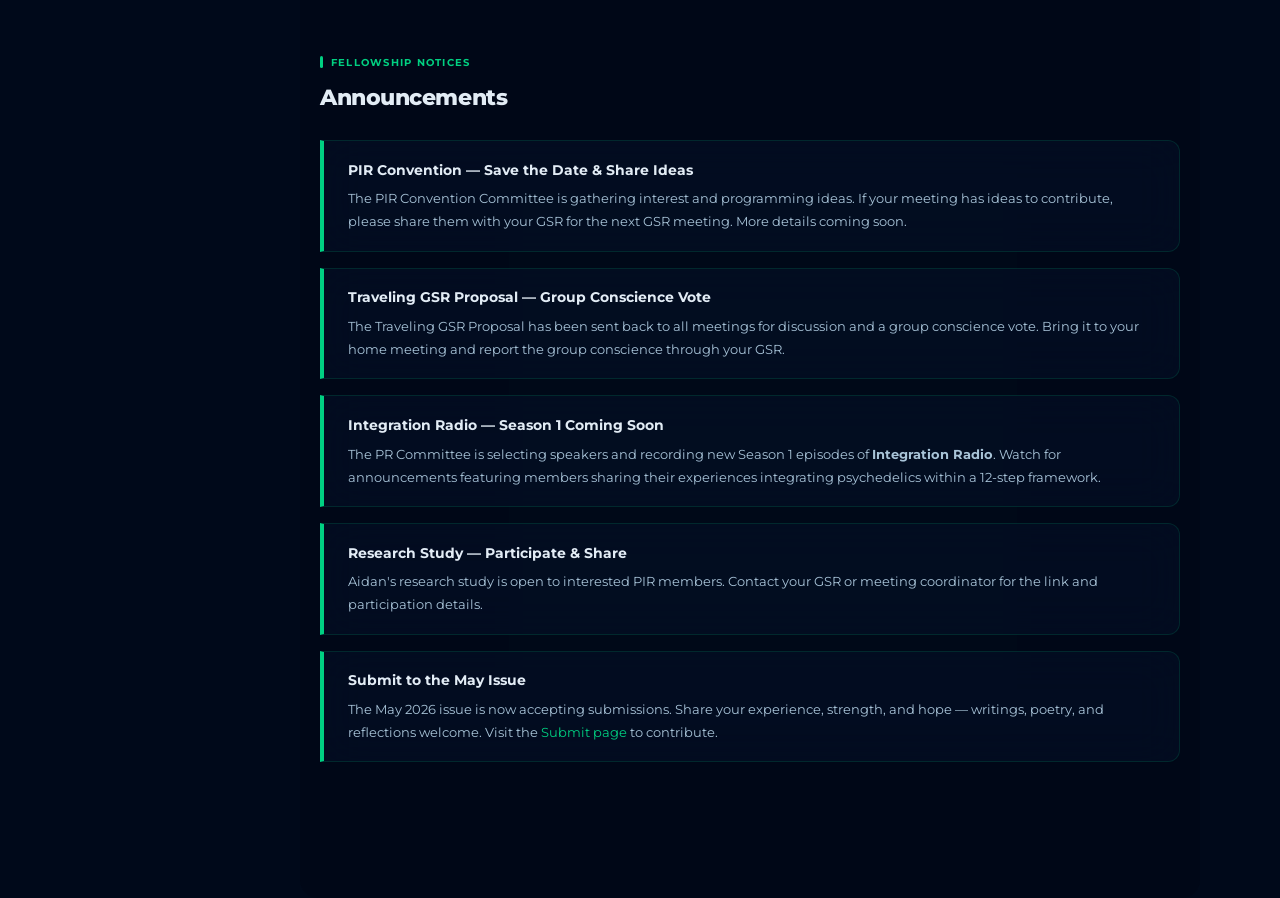
<file: dashboard/resources.html>
<!DOCTYPE html>
<html lang="en">
<head>
  <link rel="icon" href="assets/favicon.svg" type="image/svg+xml"/>
  <link rel="icon" href="assets/favicon.png" type="image/png"/>
  <link rel="apple-touch-icon" href="assets/favicon.png"/>
  <meta charset="UTF-8" />
  <meta http-equiv="refresh" content="0; url=bulletin.html" />
  <title>Redirecting — De Vine Bulletin</title>
</head>
<body>
  <p>Redirecting to <a href="bulletin.html">De Vine Bulletin</a>…</p>
</body>
</html>
</file>
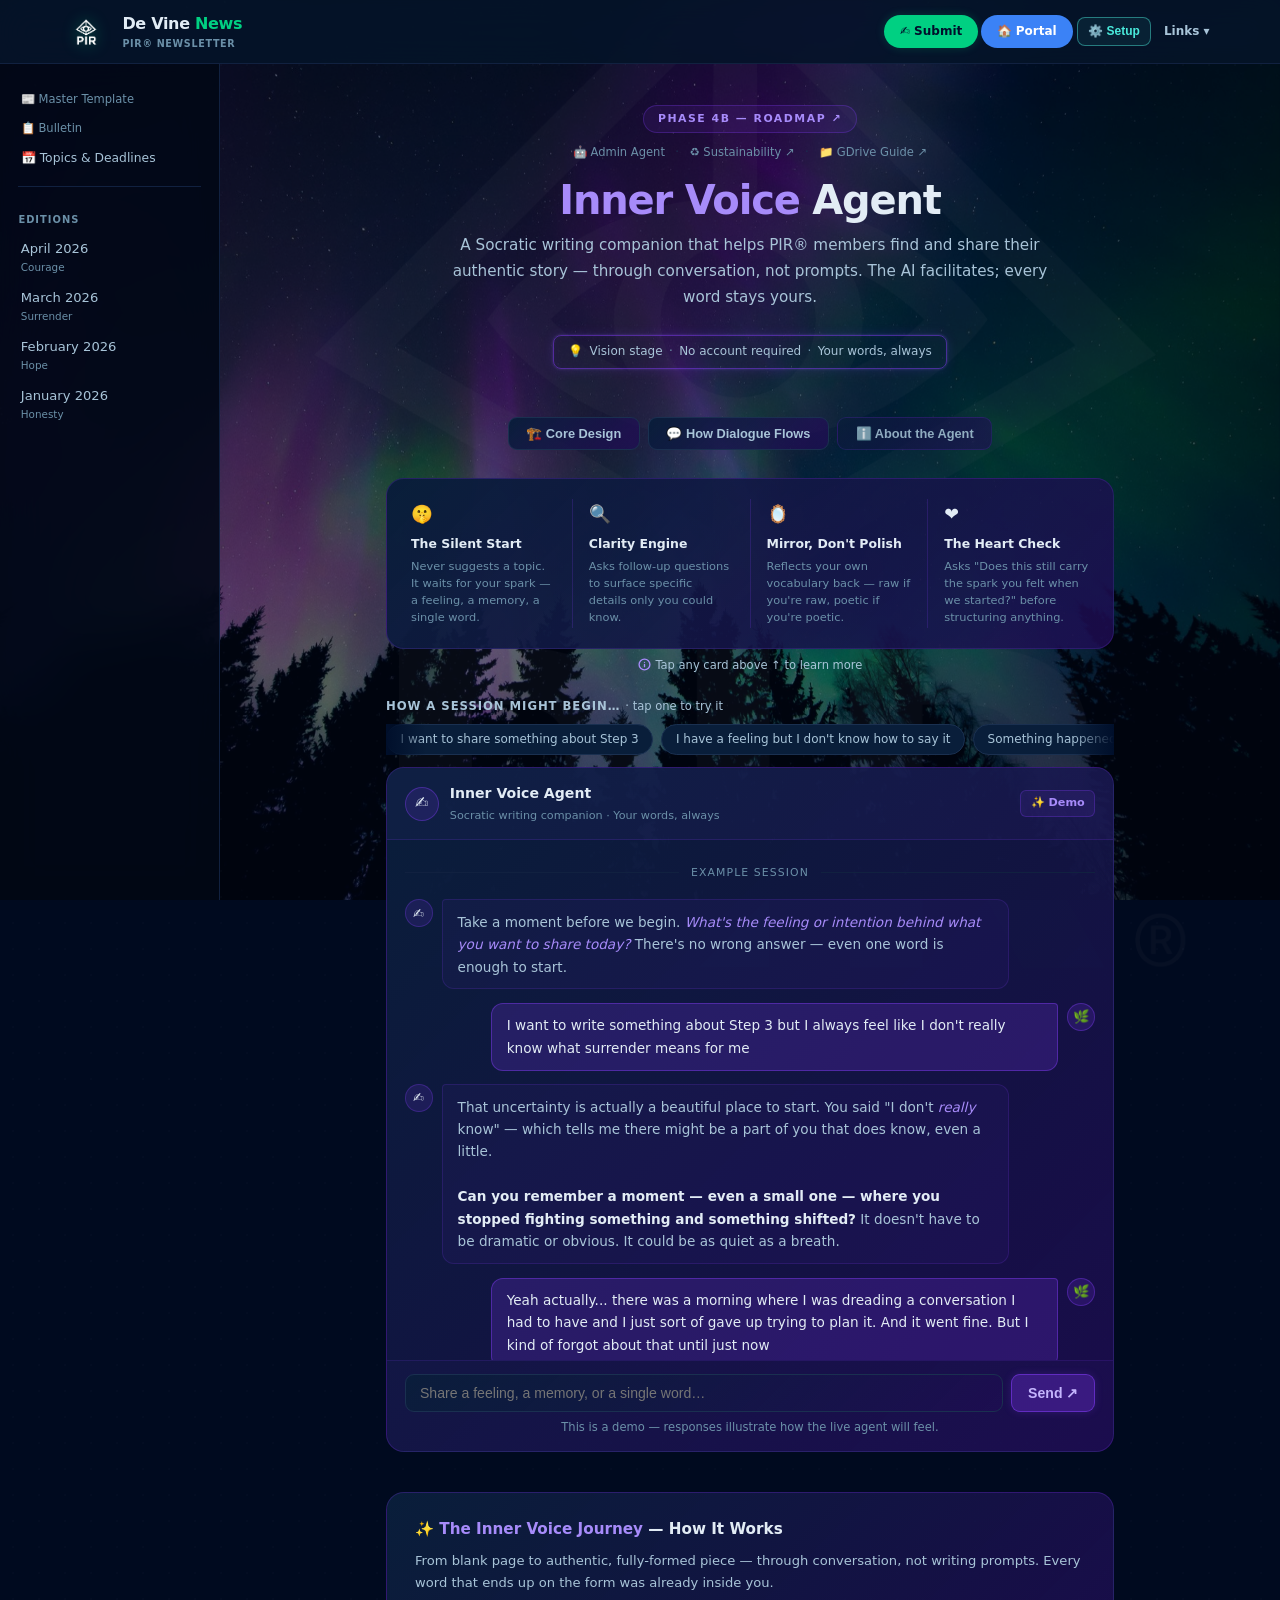
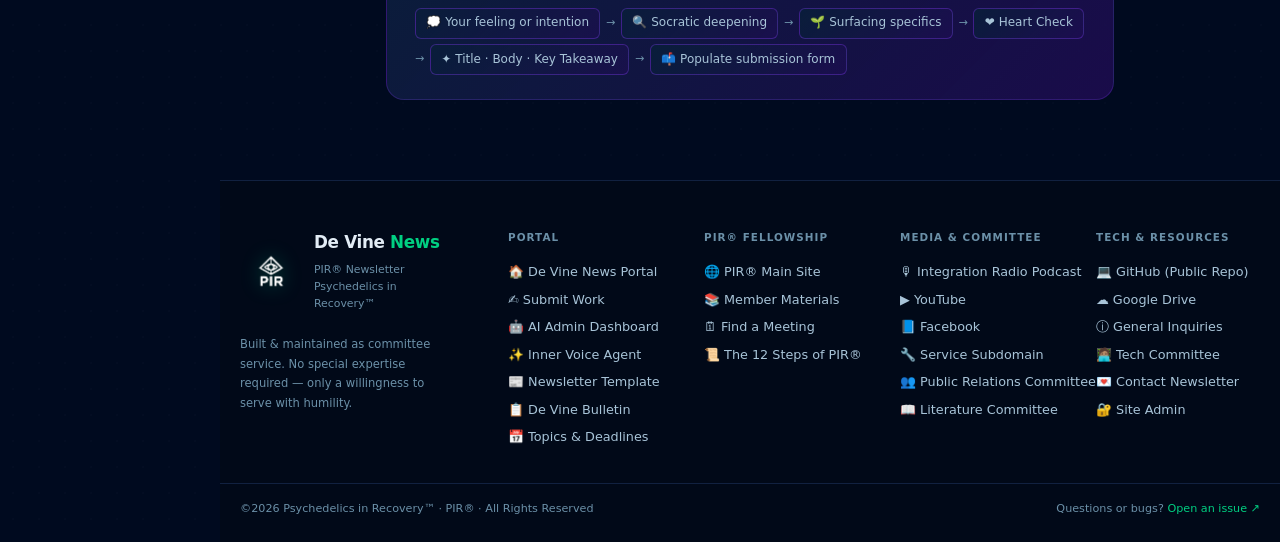
<file: dashboard/submit-agent.html>
<!DOCTYPE html>
<html lang="en">
<head>
  <link rel="icon" href="assets/favicon.svg" type="image/svg+xml"/>
  <link rel="icon" href="assets/favicon.png" type="image/png"/>
  <link rel="apple-touch-icon" href="assets/favicon.png"/>
  <meta charset="UTF-8" />
  <meta name="viewport" content="width=device-width, initial-scale=1.0" />
  <title>Inner Voice Agent — De Vine News</title>
  <link rel="stylesheet" href="style.css" />
  <style>
    /* ── Hero ─────────────────────────────────────────────────────── */
    .iva-hero {
      text-align: center; padding: 2.5rem 1.5rem 1.75rem;
      max-width: 680px; margin: 0 auto;
    }
    a.iva-eyebrow, .iva-eyebrow {
      display: inline-block;
      font-size: 0.68rem; font-weight: 700; letter-spacing: 0.14em;
      text-transform: uppercase; color: #a78bfa;
      background: rgba(124,58,237,0.1); border: 1px solid rgba(124,58,237,0.3);
      border-radius: 999px; padding: 0.28rem 0.85rem; margin-bottom: 0.6rem;
      text-decoration: none; transition: background 0.15s, border-color 0.15s;
      animation: cta-float-bounce 3.5s ease-in-out infinite;
    }
    a.iva-eyebrow:hover {
      background: rgba(124,58,237,0.18); border-color: rgba(124,58,237,0.6);
      animation: none;
    }
    /* Meta-nav row */
    .iva-meta-nav {
      display: flex; flex-wrap: wrap; justify-content: center; gap: 0.35rem 0.65rem;
      font-size: 0.72rem; margin-bottom: 1rem;
    }
    .iva-meta-link {
      display: inline-block; color: var(--text-3); text-decoration: none;
      transition: color 0.15s; animation: cta-float-bounce 4s ease-in-out infinite;
    }
    .iva-meta-link:nth-child(1) { animation-delay: 0s; }
    .iva-meta-link:nth-child(3) { animation-delay: 0.5s; }
    .iva-meta-link:nth-child(5) { animation-delay: 1s; }
    .iva-meta-link:hover { color: var(--text-2); animation: none; }
    .iva-meta-sep { color: var(--border-2); }

    .iva-hero h1 {
      font-size: clamp(1.6rem, 4.5vw, 2.5rem); font-weight: 900;
      letter-spacing: -0.03em; line-height: 1.1; margin-bottom: 0.7rem;
    }
    .iva-hero h1 em { font-style: normal; color: #a78bfa; }
    .iva-hero-desc {
      font-size: 0.95rem; color: var(--text-2); line-height: 1.7; margin-bottom: 1.5rem;
    }
    .iva-badge {
      display: inline-flex; align-items: center; gap: 0.4rem; flex-wrap: wrap;
      justify-content: center; font-size: 0.75rem; color: var(--text-2); font-weight: 500;
      border: 1px solid rgba(124,58,237,0.55); border-radius: 8px;
      padding: 0.4rem 0.9rem; margin-bottom: 1.75rem; line-height: 1.6;
      box-shadow: 0 0 12px rgba(124,58,237,0.18), 0 0 3px rgba(167,139,250,0.25), inset 0 0 8px rgba(124,58,237,0.06);
    }
    .iva-badge span { color: var(--text-3); }

    /* Modal trigger buttons — strong CTA */
    .iva-modal-btns {
      display: flex; flex-wrap: wrap; justify-content: center; gap: 0.5rem;
      margin-top: 1.25rem;
    }
    .iva-modal-btn {
      display: inline-flex; align-items: center; gap: 0.35rem;
      font-size: 0.8rem; font-weight: 700; padding: 0.5rem 1.1rem;
      border-radius: 9px; cursor: pointer; border: 1.5px solid var(--border-2);
      background: linear-gradient(135deg, #091e3a 0%, rgba(32, 13, 86, 0.7) 85%); color: var(--text-2);
      transition: all 0.15s; text-decoration: none;
    }
    .iva-modal-btn:hover {
      background: rgba(124,58,237,0.1); border-color: rgba(124,58,237,0.5);
      color: #a78bfa; transform: translateY(-1px);
      box-shadow: 0 3px 10px rgba(124,58,237,0.15);
      animation: none;
    }
    .iva-modal-btn:active { transform: translateY(0); box-shadow: none; }
    @keyframes modal-btn-breathe {
      0%,100% { opacity: 0.82; box-shadow: 0 0 0 0 rgba(124,58,237,0); transform: translateY(0); }
      50%      { opacity: 1;    box-shadow: 0 0 12px rgba(124,58,237,0.22); transform: translateY(-2px); }
    }
    .iva-modal-btn { animation: modal-btn-breathe 3s ease-in-out infinite; }

    /* ── Principles — single card, horizontal scroll ─────────────── */
    .iva-principles-wrap {
      max-width: 760px; margin: 0 auto 1.5rem; padding: 0 1rem;
    }
    .iva-principles-card {
      /* Add 80% transparency */
      background: linear-gradient(135deg, #091e3a 0%, rgba(32, 13, 86, 0.8) 100%); border: 1px solid rgba(124,58,237,0.22);
      border-radius: var(--radius-lg); padding: 1rem 1.25rem;
      display: flex; overflow-x: auto; gap: 0;
      scrollbar-width: thin; scrollbar-color: rgba(124,58,237,0.3) transparent;
    }
    .iva-principles-card::-webkit-scrollbar { height: 4px; }
    .iva-principles-card::-webkit-scrollbar-track { background: transparent; }
    .iva-principles-card::-webkit-scrollbar-thumb { background: rgba(124,58,237,0.3); border-radius: 2px; }
    .iva-principle {
      flex: 1; min-width: 160px; padding: 0.35rem 1rem;
      cursor: pointer; border-radius: 8px; transition: background 0.15s;
    }
    .iva-principle:first-child { padding-left: 0.25rem; }
    .iva-principle:last-child  { padding-right: 0.25rem; }
    .iva-principle:hover { background: rgba(124,58,237,0.1); }
    .iva-principle-divider {
      flex-shrink: 0; width: 1px; background: rgba(124,58,237,0.2); margin: 0.25rem 0;
    }
    .iva-principle-icon { font-size: 1.1rem; margin-bottom: 0.3rem; }
    .iva-principle h4 { font-size: 0.78rem; font-weight: 700; margin-bottom: 0.2rem; color: var(--text); }
    .iva-principle p  { font-size: 0.71rem; color: var(--text-3); margin: 0; line-height: 1.5; }
    .iva-principles-hint {
      font-size: 0.72rem; color: var(--text-2); text-align: center;
      margin: 0.5rem 0 0; line-height: 1.4;
    }

    /* ── Scrolling chip ticker ────────────────────────────────────── */
    .iva-ticker { max-width: 760px; margin: 0 auto 0.75rem; padding: 0 1rem; }
    .iva-ticker-label {
      font-size: 0.73rem; color: var(--text-2); margin-bottom: 0.5rem;
      font-weight: 700; text-transform: uppercase; letter-spacing: 0.08em;
    }
    .iva-ticker-outer { position: relative; overflow: hidden; }
    .iva-ticker-outer::before, .iva-ticker-outer::after {
      content: ''; position: absolute; top: 0; bottom: 0;
      width: 2.5rem; z-index: 1; pointer-events: none;
    }
    .iva-ticker-outer::before { left: 0;  background: linear-gradient(to right, var(--navy), transparent); }
    .iva-ticker-outer::after  { right: 0; background: linear-gradient(to left,  var(--navy), transparent); }
    .iva-ticker-track {
      display: flex; gap: 0.5rem; white-space: nowrap;
      animation: iva-ticker-run 60s linear infinite; width: max-content;
    }
    .iva-ticker-track:hover { animation-play-state: paused; }
    @keyframes iva-ticker-run {
      0%   { transform: translateX(0); }
      100% { transform: translateX(-50%); }
    }
    @keyframes iva-chip-breathe {
      0%,100% { opacity: 0.62; border-color: var(--border-2); }
      50%      { opacity: 1;    border-color: rgba(124,58,237,0.65); }
    }
    .iva-chip {
      display: inline-flex; align-items: center;
      font-size: 0.75rem; font-weight: 500; color: var(--text-2);
      background: var(--navy-3); border: 1.5px solid var(--border-2);
      border-radius: 999px; padding: 0.3rem 0.85rem;
      cursor: pointer; white-space: nowrap; user-select: none; transition: all 0.15s;
      animation: iva-chip-breathe 2.5s ease-in-out infinite;
    }
    .iva-chip:hover {
      background: rgba(124,58,237,0.1); border-color: rgba(124,58,237,0.55);
      color: #a78bfa; transform: translateY(-1px);
      box-shadow: 0 2px 8px rgba(124,58,237,0.18);
      animation: none;
    }
    .iva-chip:active { transform: translateY(0); box-shadow: none; }

    /* ── Chat — PURPLE identity ───────────────────────────────────── */
    .iva-chat-wrap { max-width: 760px; margin: 0 auto; padding: 0 1rem 2.5rem; }
    .iva-chat {
      /* Add 80% transparency */
      background: linear-gradient(135deg, #091e3a 0%, rgba(32, 13, 86, 0.8) 100%);
      border: 1px solid rgba(124,58,237,0.25);
      border-radius: var(--radius-lg); overflow: hidden;
    }
    .iva-chat-header {
      display: flex; align-items: center; justify-content: space-between;
      padding: 0.85rem 1.1rem;
      border-bottom: 1px solid rgba(124,58,237,0.18);
      background: rgba(124,58,237,0.05);
    }
    .iva-chat-agent { display: flex; align-items: center; gap: 0.7rem; }
    .iva-chat-avatar {
      width: 34px; height: 34px; border-radius: 50%;
      background: rgba(124,58,237,0.15); border: 1.5px solid rgba(124,58,237,0.4);
      display: flex; align-items: center; justify-content: center; font-size: 1rem;
    }
    .iva-chat-name { font-size: 0.88rem; font-weight: 700; }
    .iva-chat-sub  { font-size: 0.7rem; color: var(--text-3); margin-top: 0.1rem; }
    .iva-chat-badge {
      font-size: 0.7rem; font-weight: 600; padding: 0.22rem 0.6rem;
      border-radius: 6px;
      color: #a78bfa; background: rgba(124,58,237,0.1); border: 1px solid rgba(124,58,237,0.3);
    }

    .iva-chat-messages {
      padding: 1.25rem 1.1rem; display: flex; flex-direction: column; gap: 0.85rem;
      min-height: 300px; max-height: 520px; overflow-y: auto;
    }
    .iva-msg { display: flex; gap: 0.6rem; align-items: flex-start; }
    .iva-msg.agent { flex-direction: row; }
    .iva-msg.user  { flex-direction: row-reverse; }
    .iva-msg-avatar {
      width: 28px; height: 28px; flex-shrink: 0;
      border-radius: 50%; display: flex; align-items: center;
      justify-content: center; font-size: 0.82rem;
    }
    .iva-msg.agent .iva-msg-avatar { background: rgba(124,58,237,0.15); border: 1px solid rgba(124,58,237,0.3); }
    .iva-msg.user  .iva-msg-avatar { background: rgba(124,58,237,0.18); border: 1px solid rgba(124,58,237,0.4); }
    .iva-msg-bubble {
      max-width: 82%; font-size: 0.85rem; line-height: 1.65;
      padding: 0.65rem 0.9rem; border-radius: 12px;
    }
    .iva-msg.agent .iva-msg-bubble {
      background: rgba(124,58,237,0.06); border: 1px solid rgba(124,58,237,0.18);
      border-top-left-radius: 4px; color: var(--text-2);
    }
    .iva-msg.user .iva-msg-bubble {
      background: rgba(124,58,237,0.22); border: 1px solid rgba(124,58,237,0.46);
      border-top-right-radius: 4px; color: var(--text);
    }
    .iva-msg-bubble strong { color: var(--text); }
    .iva-msg-bubble em { color: #a78bfa; font-style: italic; }

    /* Structured output block */
    .iva-output {
      margin-top: 0.65rem; background: rgba(0,0,0,0.22);
      border: 1px solid rgba(124,58,237,0.22); border-radius: 8px;
      padding: 0.75rem 0.9rem; font-size: 0.8rem; line-height: 1.7;
    }
    .iva-output-label {
      font-size: 0.65rem; font-weight: 700; text-transform: uppercase;
      letter-spacing: 0.08em; color: #a78bfa; margin-bottom: 0.5rem;
    }
    .iva-output-field { margin-bottom: 0.4rem; }
    .iva-output-field strong { color: var(--text); }
    .iva-output-actions { display: flex; gap: 0.45rem; margin-top: 0.75rem; flex-wrap: wrap; }
    .iva-output-actions button {
      font-size: 0.78rem; padding: 0.38rem 0.9rem;
      border-radius: 8px; cursor: pointer; font-weight: 700;
      transition: all 0.15s;
    }
    .btn-populate {
      background: rgba(0,208,130,0.15); color: var(--green);
      border: 1.5px solid rgba(0,208,130,0.4) !important;
      animation: cta-float-bounce 2.5s ease-in-out infinite; cursor: pointer;
    }
    .btn-populate:hover { background: rgba(0,208,130,0.28); transform: translateY(-1px); animation: none; }
    .btn-revise {
      background: rgba(124,58,237,0.15); color: #a78bfa;
      border: 1.5px solid rgba(124,58,237,0.42) !important;
      animation: cta-float-bounce 3.2s ease-in-out infinite 0.6s; cursor: pointer;
    }
    .btn-revise:hover { background: rgba(124,58,237,0.28); animation: none; }
    .iva-demo-note { font-size: 0.7rem; color: var(--text-3); margin-top: 0.5rem; font-style: italic; }

    .iva-chat-divider {
      display: flex; align-items: center; gap: 0.75rem;
      font-size: 0.68rem; color: var(--text-3);
      text-transform: uppercase; letter-spacing: 0.1em; margin: 0.25rem 0;
    }
    .iva-chat-divider::before, .iva-chat-divider::after {
      content: ''; flex: 1; height: 1px; background: var(--border);
    }
    .iva-typing { display: none; }
    .iva-typing.show { display: flex; }
    .iva-typing .iva-msg-bubble { padding: 0.55rem 0.9rem; }
    .iva-typing-dots { display: flex; gap: 4px; align-items: center; }
    .iva-typing-dots span {
      width: 6px; height: 6px; border-radius: 50%;
      background: #a78bfa; opacity: 0.5; animation: iva-bounce 1.2s infinite;
    }
    .iva-typing-dots span:nth-child(2) { animation-delay: 0.2s; }
    .iva-typing-dots span:nth-child(3) { animation-delay: 0.4s; }
    @keyframes iva-bounce {
      0%, 80%, 100% { opacity: 0.3; transform: translateY(0); }
      40% { opacity: 1; transform: translateY(-4px); }
    }

    .iva-chat-input-area {
      border-top: 1px solid rgba(124,58,237,0.15);
      padding: 0.85rem 1.1rem; background: rgba(124,58,237,0.02);
    }
    .iva-input-row { display: flex; gap: 0.5rem; }
    .iva-input-row input {
      flex: 1; padding: 0.6rem 0.9rem;
      border-radius: 9px; border: 1.5px solid var(--border-2);
      background: linear-gradient(135deg, rgba(9,30,58,0.88) 0%, rgba(32,13,86,0.45) 100%); color: var(--text);
      font-size: 0.88rem; transition: border-color 0.2s;
    }
    .iva-input-row input:focus { outline: none; border-color: rgba(124,58,237,0.6); }
    .iva-send-btn {
      padding: 0.6rem 1rem; border-radius: 9px;
      background: rgba(124,58,237,0.32); border: 1.5px solid rgba(124,58,237,0.6);
      color: #c4b5fd; font-weight: 800; font-size: 0.88rem;
      cursor: pointer; transition: all 0.2s; white-space: nowrap;
      box-shadow: 0 0 8px rgba(124,58,237,0.2);
    }
    .iva-send-btn:hover { background: rgba(124,58,237,0.48); box-shadow: 0 0 14px rgba(124,58,237,0.32); }
    .iva-input-hint { font-size: 0.72rem; color: var(--text-3); text-align: center; padding-top: 0.4rem; }

    /* ── Journey flow card ───────────────────────────────────────── */
    .iva-flow { max-width: 760px; margin: 0 auto 2.5rem; padding: 0 1rem; }
    .iva-flow-card {
      /* Add 80% transparency */
      background: linear-gradient(135deg, #091e3a 0%, rgba(32, 13, 86, 0.8) 100%);
      border: 1px solid rgba(124,58,237,0.25);
      border-radius: var(--radius-lg); padding: 1.5rem 1.75rem;
    }
    .iva-flow-card h3 { font-size: 0.95rem; font-weight: 800; margin-bottom: 0.5rem; color: var(--text); }
    .iva-flow-card h3 span { color: #a78bfa; }
    .iva-flow-card p { font-size: 0.82rem; color: var(--text-2); line-height: 1.7; margin-bottom: 0.85rem; }
    .iva-flow-steps { display: flex; flex-wrap: wrap; gap: 0.35rem; align-items: center; font-size: 0.75rem; color: var(--text-2); }
    .iva-flow-step {
      background: linear-gradient(135deg, rgba(9,30,58,0.92) 0%, rgba(32,13,86,0.55) 100%);
      border: 1px solid rgba(124,58,237,0.38); border-radius: 6px; padding: 0.28rem 0.65rem; white-space: nowrap;
    }
    .iva-flow-arrow { color: var(--text-3); font-size: 0.7rem; }

    /* ── Finalize modal ─────────────────────────────────────────── */
    .finalize-fields { display: flex; flex-direction: column; gap: 0.75rem; margin-top: 0.25rem; }
    .finalize-field label {
      font-size: 0.72rem; font-weight: 700; text-transform: uppercase;
      letter-spacing: 0.06em; color: #a78bfa; display: block; margin-bottom: 0.3rem;
    }
    .finalize-field input, .finalize-field textarea {
      width: 100%; padding: 0.6rem 0.8rem;
      background: var(--navy-4); border: 1.5px solid rgba(124,58,237,0.3);
      border-radius: 8px; color: var(--text); font-size: 0.85rem;
      font-family: var(--font-body); line-height: 1.6; resize: vertical;
      transition: border-color 0.2s; box-sizing: border-box;
    }
    .finalize-field input:focus, .finalize-field textarea:focus {
      outline: none; border-color: rgba(124,58,237,0.6);
    }
    .finalize-note {
      font-size: 0.73rem; color: var(--text-3); line-height: 1.6; margin-top: 0.25rem;
    }
    .finalize-actions {
      display: flex; gap: 0.5rem; flex-wrap: wrap; align-items: center;
      margin-top: 0.5rem;
    }
    .btn-finalize-populate {
      display: inline-flex; align-items: center; gap: 0.35rem;
      font-size: 0.82rem; font-weight: 700; padding: 0.55rem 1.15rem;
      border-radius: 9px; cursor: pointer;
      background: rgba(0,208,130,0.15); border: 1.5px solid rgba(0,208,130,0.4);
      color: var(--green); transition: all 0.15s;
      animation: cta-float-bounce 2.5s ease-in-out infinite;
    }
    .btn-finalize-populate:hover { background: rgba(0,208,130,0.28); transform: translateY(-1px); animation: none; }

    /* ── IVA-scoped modal identity (overrides global .modal) ────── */
    .modal {
      background: linear-gradient(135deg, #091e3a 0%, rgba(32,13,86,0.75) 100%);
      border: 1px solid rgba(124,58,237,0.32);
    }
    .modal-eyebrow { color: #a78bfa; }
    .modal-close {
      background: rgba(124,58,237,0.07) !important;
      border: 1.5px solid rgba(124,58,237,0.32) !important;
      outline: none !important; box-shadow: none !important;
      animation: none !important; transition: background 0.15s, color 0.15s !important;
    }
    .modal-close:hover { background: rgba(124,58,237,0.18) !important; color: #a78bfa !important; }
    .modal-close:focus,
    .modal-close:focus-visible { outline: none !important; box-shadow: 0 0 0 2px rgba(124,58,237,0.3) !important; }
    .modal-actions { border-top-color: rgba(124,58,237,0.2); }
    .modal-body h3 { color: #a78bfa; }
    .modal-body code { color: #c4b5fd; border-color: rgba(124,58,237,0.25); background: rgba(124,58,237,0.08); }
    .modal-body pre  { border-color: rgba(124,58,237,0.2); background: rgba(9,30,58,0.6); color: #c4b5fd; }
    .modal-actions .btn-primary {
      background: linear-gradient(135deg, #091e3a 0%, rgba(124,58,237,0.85) 100%) !important;
      color: #e9d5ff !important;
      box-shadow: 0 0 0 2px rgba(124,58,237,0.25), 0 0 16px rgba(124,58,237,0.5) !important;
      border-color: rgba(124,58,237,0.6) !important;
    }
    .modal-actions .btn-primary:hover {
      box-shadow: 0 0 0 3px rgba(124,58,237,0.35), 0 0 24px rgba(124,58,237,0.65) !important;
    }
    .modal-body { scrollbar-width: thin; scrollbar-color: rgba(124,58,237,0.3) rgba(124,58,237,0.04); }
    .modal-body::-webkit-scrollbar { width: 4px; }
    .modal-body::-webkit-scrollbar-track { background: rgba(124,58,237,0.04); }
    .modal-body::-webkit-scrollbar-thumb { background: rgba(124,58,237,0.3); border-radius: 99px; }
    /* Ghost btn — purple breathe (breathe-p defined in style.css) */
    .modal-actions .btn-ghost { color: rgba(167,139,250,0.7); border-color: rgba(124,58,237,0.22); animation: breathe-p 5s ease-in-out infinite !important; }
    .modal-actions .btn-ghost:hover { background: rgba(124,58,237,0.08); color: #a78bfa; border-color: rgba(124,58,237,0.45); box-shadow: none !important; animation: none !important; }
    /* Jump-to-bottom pill — purple breathe */
    .modal-scroll-btn { background: rgba(124,58,237,0.08); border-color: rgba(124,58,237,0.25); color: #a78bfa; animation: breathe-p 5s ease-in-out infinite; }
    .modal-scroll-btn:hover { background: rgba(124,58,237,0.18); border-color: rgba(124,58,237,0.55); animation: none; box-shadow: none; }
    /* Footer — matches modal base color, simple and clean */
    .modal-actions {
      border-top-color: rgba(124,58,237,0.2);
      background: #091830;
      justify-content: center;
    }

    /* ── Principle mini-modals (sweet-alert style) ──────────────── */
    .pm-icon { font-size: 2.75rem; display: block; text-align: center; margin: 0.25rem 0 0.75rem; }
    .principle-modal { max-width: 400px; }
    .principle-modal .modal-title { text-align: center; margin-bottom: 1rem; }
    .pm-desc { font-size: 0.86rem; color: var(--text-2); line-height: 1.72; margin: 0; }
    .pm-example {
      margin-top: 1rem; font-size: 0.79rem; font-style: italic; color: var(--text-2);
      line-height: 1.65; background: rgba(124,58,237,0.07);
      border-left: 2.5px solid rgba(124,58,237,0.45); border-radius: 0 7px 7px 0;
      padding: 0.6rem 0.85rem;
    }
    .pm-example::before { content: '"'; color: #a78bfa; font-style: normal; font-weight: 700; }
    .pm-example::after  { content: '"'; color: #a78bfa; font-style: normal; font-weight: 700; }

    /* ── Modals ──────────────────────────────────────────────────── */
    .principle-detail { display: flex; flex-direction: column; gap: 0.75rem; }
    .pd-item { background: rgba(9,30,58,0.65); border: 1px solid rgba(124,58,237,0.2); border-radius: 10px; padding: 0.9rem 1rem; }
    .pd-item-header { display: flex; align-items: center; gap: 0.6rem; margin-bottom: 0.35rem; }
    .pd-item-icon { font-size: 1.1rem; }
    .pd-item h4 { font-size: 0.85rem; font-weight: 700; margin: 0; }
    .pd-item p  { font-size: 0.78rem; color: var(--text-2); margin: 0; line-height: 1.55; }
    .pd-item .pd-example {
      margin-top: 0.5rem; font-size: 0.75rem; color: var(--text-2); font-style: italic;
      background: rgba(124,58,237,0.07); border: 1px solid rgba(124,58,237,0.2);
      border-radius: 6px; padding: 0.4rem 0.6rem;
    }
    .pd-item .pd-example::before { content: '"'; color: #a78bfa; }
    .pd-item .pd-example::after  { content: '"'; color: #a78bfa; }

    .dialogue-flow { display: flex; flex-direction: column; gap: 0; margin-top: 0.5rem; }
    .df-step { display: flex; align-items: flex-start; gap: 0.9rem; padding: 0.8rem 1rem; background: rgba(9,30,58,0.65); border: 1px solid rgba(124,58,237,0.2); border-radius: 0; }
    .df-step:first-child { border-radius: var(--radius) var(--radius) 0 0; }
    .df-step:last-child  { border-radius: 0 0 var(--radius) var(--radius); }
    .df-step + .df-step  { border-top: none; }
    .df-num { width: 24px; height: 24px; flex-shrink: 0; background: rgba(124,58,237,0.12); border: 1.5px solid rgba(124,58,237,0.35); border-radius: 50%; display: flex; align-items: center; justify-content: center; font-size: 0.68rem; font-weight: 800; color: #a78bfa; }
    .df-text { font-size: 0.83rem; color: var(--text-2); line-height: 1.55; padding-top: 0.1rem; }
    .df-text strong { color: var(--text); }
  </style>
</head>
<body>
<script>window.CURRENT_PAGE = 'submit-agent';</script>

  <!-- ── Hero ──────────────────────────────────────────────────────── -->
  <div class="iva-hero">
    <a class="iva-eyebrow"
       href="https://github.com/drasticstatic/pir-devine-news-public/blob/main/ROADMAP.md"
       target="_blank" rel="noopener">Phase 4b — Roadmap ↗</a>

    <!-- Meta-nav: cross-page + docs -->
    <div class="iva-meta-nav">
      <a href="admin.html" class="iva-meta-link">🤖 Admin Agent</a>
      <span class="iva-meta-sep">·</span>
      <a href="https://github.com/drasticstatic/pir-devine-news-public/blob/main/SUSTAINABILITY.md"
         target="_blank" rel="noopener" class="iva-meta-link">♻️ Sustainability ↗</a>
      <span class="iva-meta-sep">·</span>
      <a href="https://github.com/drasticstatic/pir-devine-news-public/blob/main/GDRIVE_GUIDE-for-editors.md"
         target="_blank" rel="noopener" class="iva-meta-link">📁 GDrive Guide ↗</a>
    </div>

    <h1><em>Inner Voice</em> Agent</h1>
    <p class="iva-hero-desc">A Socratic writing companion that helps PIR® members find and share their authentic story — through conversation, not prompts. The AI facilitates; every word stays yours.</p>
    <div class="iva-badge">
      <span>💡</span> Vision stage
      <span>·</span> No account required
      <span>·</span> Your words, always
    </div>

    <!-- Modal trigger buttons — strong CTA -->
    <div class="iva-modal-btns">
      <button class="iva-modal-btn" onclick="openModal('modal-principles')">🏗️ Core Design</button>
      <button class="iva-modal-btn" onclick="openModal('modal-dialogue')">💬 How Dialogue Flows</button>
      <button class="iva-modal-btn" onclick="openModal('modal-iva-about')" style="border-color:rgba(124,58,237,0.22);opacity:0.85">ℹ️ About the Agent</button>
    </div>
  </div>

  <!-- ── Principles — single scrollable card ───────────────────────── -->
  <div class="iva-principles-wrap">
    <div class="iva-principles-card">
      <div class="iva-principle" onclick="openModal('modal-p-silent')">
        <div class="iva-principle-icon">🤫</div>
        <h4>The Silent Start</h4>
        <p>Never suggests a topic. It waits for your spark — a feeling, a memory, a single word.</p>
      </div>
      <div class="iva-principle-divider"></div>
      <div class="iva-principle" onclick="openModal('modal-p-clarity')">
        <div class="iva-principle-icon">🔍</div>
        <h4>Clarity Engine</h4>
        <p>Asks follow-up questions to surface specific details only you could know.</p>
      </div>
      <div class="iva-principle-divider"></div>
      <div class="iva-principle" onclick="openModal('modal-p-mirror')">
        <div class="iva-principle-icon">🪞</div>
        <h4>Mirror, Don't Polish</h4>
        <p>Reflects your own vocabulary back — raw if you're raw, poetic if you're poetic.</p>
      </div>
      <div class="iva-principle-divider"></div>
      <div class="iva-principle" onclick="openModal('modal-p-heart')">
        <div class="iva-principle-icon">❤️</div>
        <h4>The Heart Check</h4>
        <p>Asks "Does this still carry the spark you felt when we started?" before structuring anything.</p>
      </div>
    </div>
    <p class="iva-principles-hint"><svg width="13" height="13" viewBox="0 0 24 24" fill="none" stroke="#a78bfa" stroke-width="2.5" stroke-linecap="round" stroke-linejoin="round" style="vertical-align:-2px;margin-right:0.3rem"><circle cx="12" cy="12" r="10"/><path d="M12 16v-4M12 8h.01"/></svg>Tap any card above ↑ to learn more</p>
  </div>

  <!-- ── Scrolling chip ticker (always visible) ─────────────────────── -->
  <div class="iva-ticker">
    <div class="iva-ticker-label">How a session might begin… <span style="font-weight:500;color:var(--text-2);text-transform:none;letter-spacing:0;font-size:0.72rem">· tap one to try it</span></div>
    <div class="iva-ticker-outer">
      <div class="iva-ticker-track">
        <!-- Set A -->
        <span class="iva-chip" onclick="ivaSendChip(this)">I want to share something about Step 3</span>
        <span class="iva-chip" onclick="ivaSendChip(this)">I have a feeling but I don't know how to say it</span>
        <span class="iva-chip" onclick="ivaSendChip(this)">Something happened in a meeting last week</span>
        <span class="iva-chip" onclick="ivaSendChip(this)">I keep thinking about surrender</span>
        <span class="iva-chip" onclick="ivaSendChip(this)">I drew something and want to describe it</span>
        <span class="iva-chip" onclick="ivaSendChip(this)">I'm not sure what to write about</span>
        <!-- Set B — duplicate for seamless loop -->
        <span class="iva-chip" onclick="ivaSendChip(this)">I want to share something about Step 3</span>
        <span class="iva-chip" onclick="ivaSendChip(this)">I have a feeling but I don't know how to say it</span>
        <span class="iva-chip" onclick="ivaSendChip(this)">Something happened in a meeting last week</span>
        <span class="iva-chip" onclick="ivaSendChip(this)">I keep thinking about surrender</span>
        <span class="iva-chip" onclick="ivaSendChip(this)">I drew something and want to describe it</span>
        <span class="iva-chip" onclick="ivaSendChip(this)">I'm not sure what to write about</span>
      </div>
    </div>
  </div>

  <!-- ── Chat interface ────────────────────────────────────────────── -->
  <div class="iva-chat-wrap">
    <div class="iva-chat">

      <div class="iva-chat-header">
        <div class="iva-chat-agent">
          <div class="iva-chat-avatar">✍️</div>
          <div>
            <div class="iva-chat-name">Inner Voice Agent</div>
            <div class="iva-chat-sub">Socratic writing companion · Your words, always</div>
          </div>
        </div>
        <div class="iva-chat-badge">✨ Demo</div>
      </div>

      <div class="iva-chat-messages" id="iva-chat-messages">

        <div class="iva-chat-divider">Example session</div>

        <div class="iva-msg agent">
          <div class="iva-msg-avatar">✍️</div>
          <div class="iva-msg-bubble">
            Take a moment before we begin. <em>What's the feeling or intention behind what you want to share today?</em> There's no wrong answer — even one word is enough to start.
          </div>
        </div>

        <div class="iva-msg user">
          <div class="iva-msg-avatar">🌿</div>
          <div class="iva-msg-bubble">I want to write something about Step 3 but I always feel like I don't really know what surrender means for me</div>
        </div>

        <div class="iva-msg agent">
          <div class="iva-msg-avatar">✍️</div>
          <div class="iva-msg-bubble">
            That uncertainty is actually a beautiful place to start. You said "I don't <em>really</em> know" — which tells me there might be a part of you that does know, even a little.<br/><br/>
            <strong>Can you remember a moment — even a small one — where you stopped fighting something and something shifted?</strong> It doesn't have to be dramatic or obvious. It could be as quiet as a breath.
          </div>
        </div>

        <div class="iva-msg user">
          <div class="iva-msg-avatar">🌿</div>
          <div class="iva-msg-bubble">Yeah actually... there was a morning where I was dreading a conversation I had to have and I just sort of gave up trying to plan it. And it went fine. But I kind of forgot about that until just now</div>
        </div>

        <div class="iva-msg agent">
          <div class="iva-msg-avatar">✍️</div>
          <div class="iva-msg-bubble">
            <em>"I just sort of gave up trying to plan it."</em> — hold that phrase. That's your surrender. Not grand, not dramatic. Just that.<br/><br/>
            I want to go a little deeper. <strong>When you "gave up" — what did that feel like in your body, your chest, your mind? Was it relief, or something else?</strong>
          </div>
        </div>

        <div class="iva-msg user">
          <div class="iva-msg-avatar">🌿</div>
          <div class="iva-msg-bubble">It was kind of like... tired? Like I was exhausted from trying to control the outcome. And when I stopped, I felt almost lighter even though I was still scared</div>
        </div>

        <div class="iva-msg agent">
          <div class="iva-msg-avatar">✍️</div>
          <div class="iva-msg-bubble">
            <em>"Lighter even though I was still scared"</em> — that's the human fingerprint. That tension is what makes this piece unmistakably yours.<br/><br/>
            Before I suggest any structure: <strong>does this still carry the spark you felt when we started, or did we lose the soul somewhere?</strong>
          </div>
        </div>

        <div class="iva-msg user">
          <div class="iva-msg-avatar">🌿</div>
          <div class="iva-msg-bubble">Yeah it does, more than when I started actually</div>
        </div>

        <div class="iva-msg agent">
          <div class="iva-msg-avatar">✍️</div>
          <div class="iva-msg-bubble">
            Then let's give it a shape you can take straight to the submission form.
            <div class="iva-output">
              <div class="iva-output-label">✦ Structured Submission — ready for the form</div>
              <div class="iva-output-field"><strong>Title:</strong> Lighter, Even Scared</div>
              <div class="iva-output-field"><strong>Body:</strong> Step 3 used to feel enormous to me — like it required some kind of dramatic moment of letting go. What I found instead was a Tuesday morning where I was exhausted from rehearsing a conversation in my head. I just stopped planning it. The call went fine. Afterward I realized I'd been lighter the whole time, even while I was still scared. That's my surrender. Quiet. Tired. Real.</div>
              <div class="iva-output-field"><strong>Key Takeaway:</strong> Surrender doesn't have to be grand. Sometimes it's just exhaustion finally winning — and finding that lighter was on the other side.</div>
              <div class="iva-output-actions">
                <button class="btn-populate" onclick="ivaOpenFinalize()">✍️ Finalize Submission</button>
                <button class="btn-revise" onclick="ivaRevise()">↩ Revise</button>
              </div>
              <div class="iva-demo-note">↳ "Finalize Submission" opens a review step — edit fields, then populate the form or return to chat.</div>
            </div>
          </div>
        </div>

        <div class="iva-chat-divider" id="iva-live-divider" style="display:none">Your session</div>

        <div class="iva-msg agent iva-typing" id="iva-typing">
          <div class="iva-msg-avatar">✍️</div>
          <div class="iva-msg-bubble">
            <div class="iva-typing-dots"><span></span><span></span><span></span></div>
          </div>
        </div>
      </div><!-- /messages -->

      <div class="iva-chat-input-area">
        <div class="iva-input-row">
          <input type="text" id="iva-input"
                 placeholder="Share a feeling, a memory, or a single word…"
                 onkeydown="if(event.key==='Enter') ivaSend()" />
          <button class="iva-send-btn" onclick="ivaSend()">Send ↗</button>
        </div>
        <div class="iva-input-hint">This is a demo — responses illustrate how the live agent will feel.</div>
      </div>

    </div>
  </div>

  <!-- ── Journey flow card ─────────────────────────────────────────── -->
  <div class="iva-flow">
    <div class="iva-flow-card">
      <h3>✨ <span>The Inner Voice Journey</span> — How It Works</h3>
      <p>From blank page to authentic, fully-formed piece — through conversation, not writing prompts. Every word that ends up on the form was already inside you.</p>
      <div class="iva-flow-steps">
        <div class="iva-flow-step">💭 Your feeling or intention</div>
        <div class="iva-flow-arrow">→</div>
        <div class="iva-flow-step">🔍 Socratic deepening</div>
        <div class="iva-flow-arrow">→</div>
        <div class="iva-flow-step">🌱 Surfacing specifics</div>
        <div class="iva-flow-arrow">→</div>
        <div class="iva-flow-step">❤️ Heart Check</div>
        <div class="iva-flow-arrow">→</div>
        <div class="iva-flow-step">✦ Title · Body · Key Takeaway</div>
        <div class="iva-flow-arrow">→</div>
        <div class="iva-flow-step">📫 Populate submission form</div>
      </div>
    </div>
  </div>

  <!-- ════════════════════════════════════════════════════════════════ -->
  <!--  MODALS                                                          -->
  <!-- ════════════════════════════════════════════════════════════════ -->

  <!-- Finalize Submission modal -->
  <div class="modal-overlay" id="modal-finalize"
       onclick="closeModalOverlay(event,'modal-finalize')">
    <div class="modal" style="max-width:580px">
      <button class="modal-close" onclick="window.closeModal('modal-finalize')">✕</button>
      <div class="modal-eyebrow">✨ Inner Voice Agent</div>
      <h2 class="modal-title">Finalize Your Submission</h2>
      <div class="modal-body">
        <p style="font-size:0.84rem;color:var(--text-2);margin-bottom:1rem;line-height:1.65">
          Review and edit your piece below, then populate the form — or close this window to keep refining in the chat.
        </p>
        <div class="finalize-fields">
          <div class="finalize-field">
            <label for="fin-title">Title</label>
            <input type="text" id="fin-title" value="Lighter, Even Scared" />
          </div>
          <div class="finalize-field">
            <label for="fin-body">Body</label>
            <textarea id="fin-body" rows="7">Step 3 used to feel enormous to me — like it required some kind of dramatic moment of letting go. What I found instead was a Tuesday morning where I was exhausted from rehearsing a conversation in my head. I just stopped planning it. The call went fine. Afterward I realized I'd been lighter the whole time, even while I was still scared. That's my surrender. Quiet. Tired. Real.</textarea>
          </div>
          <div class="finalize-field">
            <label for="fin-takeaway">Key Takeaway</label>
            <textarea id="fin-takeaway" rows="2">Surrender doesn't have to be grand. Sometimes it's just exhaustion finally winning — and finding that lighter was on the other side.</textarea>
          </div>
        </div>
        <p class="finalize-note">Changes you make here won't affect the chat above — you can close this, edit in conversation, and re-open Finalize whenever you're ready.</p>
      </div>
      <div class="modal-actions">
        <button class="btn-finalize-populate" onclick="ivaFinalizePopulate()">📫 Populate submission form →</button>
        <button class="btn btn-ghost" onclick="window.closeModal('modal-finalize')">← Back to conversation</button>
      </div>
    </div>
  </div>

  <!-- ── Principle mini-modals ────────────────────────────────────── -->
  <div class="modal-overlay" id="modal-p-silent" onclick="closeModalOverlay(event,'modal-p-silent')">
    <div class="modal principle-modal">
      <button class="modal-close" onclick="window.closeModal('modal-p-silent')">✕</button>
      <span class="pm-icon">🤫</span>
      <h2 class="modal-title">The Silent Start</h2>
      <div class="modal-body">
        <p class="pm-desc">The agent never suggests a topic, never offers an opening prompt, and never provides a blank draft. It opens with a single question about feeling or intention — and waits. The spark must come from you.</p>
        <div class="pm-example">Take a moment before we begin. What's the feeling or intention behind what you want to share today? There's no wrong answer — even one word is enough to start.</div>
      </div>
    </div>
  </div>

  <div class="modal-overlay" id="modal-p-clarity" onclick="closeModalOverlay(event,'modal-p-clarity')">
    <div class="modal principle-modal">
      <button class="modal-close" onclick="window.closeModal('modal-p-clarity')">✕</button>
      <span class="pm-icon">🔍</span>
      <h2 class="modal-title">Clarity Engine</h2>
      <div class="modal-body">
        <p class="pm-desc">When a response is thin or generic, the agent asks a targeted follow-up to surface specific anecdotes, sensory details, or emotional insights that only you could know. It keeps asking until your "human fingerprints" appear.</p>
        <div class="pm-example">You said you felt lighter even though you were still scared — that tension is the human fingerprint. That's what makes this piece unmistakably yours.</div>
      </div>
    </div>
  </div>

  <div class="modal-overlay" id="modal-p-mirror" onclick="closeModalOverlay(event,'modal-p-mirror')">
    <div class="modal principle-modal">
      <button class="modal-close" onclick="window.closeModal('modal-p-mirror')">✕</button>
      <span class="pm-icon">🪞</span>
      <h2 class="modal-title">Mirror, Don't Polish</h2>
      <div class="modal-body">
        <p class="pm-desc">The agent reflects your own vocabulary and emotional tone back to you — raw if you're raw, poetic if you're poetic. It avoids AI smoothing, corporate language, or generic spiritual phrases. Your voice is the only voice.</p>
        <div class="pm-example">If you say "I just sort of gave up" — the agent uses that exact phrase, not "I surrendered" or "I released control." Your words, always.</div>
      </div>
    </div>
  </div>

  <div class="modal-overlay" id="modal-p-heart" onclick="closeModalOverlay(event,'modal-p-heart')">
    <div class="modal principle-modal">
      <button class="modal-close" onclick="window.closeModal('modal-p-heart')">✕</button>
      <span class="pm-icon">❤️</span>
      <h2 class="modal-title">The Heart Check</h2>
      <div class="modal-body">
        <p class="pm-desc">Before structuring the final piece, the agent pauses and asks whether the conversation still carries the original feeling you came in with. It only proceeds to a structured output after a genuine yes — never rushing to form.</p>
        <div class="pm-example">Does this still carry the spark you felt when we started, or did we lose the soul somewhere along the way?</div>
      </div>
    </div>
  </div>

  <!-- Core Design modal -->
  <div class="modal-overlay" id="modal-principles"
       onclick="closeModalOverlay(event,'modal-principles')">
    <div class="modal" style="max-width:640px">
      <button class="modal-close" onclick="window.closeModal('modal-principles')">✕</button>
      <div class="modal-eyebrow">🏗️ Architecture</div>
      <h2 class="modal-title">Core Design</h2>
      <div class="modal-body">
        <p style="font-size:0.85rem;color:var(--text-2);margin-bottom:1.25rem;line-height:1.7">
          The Inner Voice Agent is built on a deliberate technical and philosophical architecture — designed to keep authentic voice at the center of every session.
        </p>
        <div class="principle-detail">
          <div class="pd-item">
            <div class="pd-item-header"><span class="pd-item-icon">🤖</span><h4>Two-Agent System</h4></div>
            <p>The portal houses two distinct AI agents: the <strong>Inner Voice Agent</strong> (this page — Socratic writing companion for members) and the <strong>Admin Agent</strong> (committee operations). Separate system prompts, separate identities — purple for Inner Voice, crimson for Admin.</p>
          </div>
          <div class="pd-item">
            <div class="pd-item-header"><span class="pd-item-icon">📋</span><h4>System Prompt Engineering</h4></div>
            <p>Each agent's personality, rules, and constraints are encoded in a detailed system prompt. For the Inner Voice Agent, this defines the Socratic method, enforces the four-phase session arc, and hard-prohibits ghostwriting — the prompt is the architecture.</p>
            <div class="pd-example">The system prompt defines who the agent is — not just what it does. Hover the four cards above to see each behavioral constraint.</div>
          </div>
          <div class="pd-item">
            <div class="pd-item-header"><span class="pd-item-icon">🔒</span><h4>Browser-Only Sessions</h4></div>
            <p>No conversation data is stored server-side. Each session lives only in your browser tab and clears when you leave. The Finalize step uses <code>sessionStorage</code> to bridge to the submission form — zero server round-trips, zero data retention.</p>
          </div>
          <div class="pd-item">
            <div class="pd-item-header"><span class="pd-item-icon">🔄</span><h4>Four-Phase Session Arc</h4></div>
            <p>Every session moves through four phases: <strong>Opening</strong> (one intention question only) → <strong>Deepening</strong> (recursive follow-ups targeting specifics) → <strong>Mirroring</strong> (your own words reflected back) → <strong>Heart Check</strong> → structured output ready to populate the submission form.</p>
          </div>
          <div class="pd-item">
            <div class="pd-item-header"><span class="pd-item-icon">📫</span><h4>Populate Bridge</h4></div>
            <p>When you click Finalize, your title and body are stored in <code>sessionStorage('iva_populate')</code>. The submission form reads that key on load and auto-fills your fields — no copy-paste, no lost words between windows.</p>
          </div>
        </div>
      </div>
      <div class="modal-actions">
        <button class="modal-scroll-btn" onclick="document.querySelector('#modal-principles .modal-body').scrollTop=9999">↓ scroll to bottom</button>
        <button class="btn btn-ghost" onclick="window.closeModal('modal-principles')">Close</button>
      </div>
    </div>
  </div>

  <!-- How Dialogue Flows modal -->
  <div class="modal-overlay" id="modal-dialogue"
       onclick="closeModalOverlay(event,'modal-dialogue')">
    <div class="modal" style="max-width:600px">
      <button class="modal-close" onclick="window.closeModal('modal-dialogue')">✕</button>
      <div class="modal-eyebrow">💬 Dialogue Design</div>
      <h2 class="modal-title">How Dialogue Flows</h2>
      <div class="modal-body">
        <p style="font-size:0.85rem;color:var(--text-2);margin-bottom:1.25rem;line-height:1.7">
          A typical Inner Voice session moves through four stages — not as a rigid script, but as a natural arc.
        </p>
        <div class="dialogue-flow">
          <div class="df-step">
            <div class="df-num">1</div>
            <div class="df-text"><strong>Intention question</strong> — The agent opens by asking for the feeling or intention. No topic is suggested. The member's spark is the only starting point.</div>
          </div>
          <div class="df-step">
            <div class="df-num">2</div>
            <div class="df-text"><strong>Socratic deepening</strong> — As the member shares, the agent listens for thin or generic language and asks recursive follow-up questions targeting specific moments, physical sensations, and named emotions.</div>
          </div>
          <div class="df-step">
            <div class="df-num">3</div>
            <div class="df-text"><strong>Mirroring &amp; reflection</strong> — The agent quotes the member's own phrases back, highlighting "human fingerprints." It matches the member's voice, not a generic spiritual register.</div>
          </div>
          <div class="df-step">
            <div class="df-num">4</div>
            <div class="df-text"><strong>Heart Check</strong> — Before any structure is offered, the agent asks whether the conversation still holds the original spark. If yes, it assembles a final piece from the member's own words.</div>
          </div>
          <div class="df-step">
            <div class="df-num">5</div>
            <div class="df-text"><strong>Architectural finish</strong> — The structured output contains <strong>Title</strong>, <strong>Body</strong>, and <strong>Key Takeaway</strong>. One click populates the submission form directly — or the member can ask to revise any part.</div>
          </div>
        </div>
        <div class="df-step" style="margin-top:0;border-radius:0 0 var(--radius) var(--radius);border-top:none">
          <div class="df-num" style="background:rgba(239,68,68,0.1);border-color:rgba(239,68,68,0.35);color:#f87171">🚫</div>
          <div class="df-text"><strong>No Ghostwriting</strong> — If a member asks the agent to "just write it for me," it declines gently and returns to a clarifying question. The structured output is always assembled from the member's own words and phrases. The agent is a Socratic midwife — it never holds the pen.</div>
        </div>
      </div>
      <div class="modal-actions">
        <button class="modal-scroll-btn" onclick="document.querySelector('#modal-dialogue .modal-body').scrollTop=9999">↓ scroll to bottom</button>
        <button class="btn btn-ghost" onclick="window.closeModal('modal-dialogue')">Close</button>
      </div>
    </div>
  </div>

  <!-- About the Inner Voice Agent modal -->
  <div class="modal-overlay" id="modal-iva-about" role="dialog" aria-modal="true" aria-labelledby="iva-about-title"
       onclick="closeModalOverlay(event,'modal-iva-about')">
    <div class="modal" style="max-width:620px">
      <button class="modal-close" onclick="window.closeModal('modal-iva-about')" aria-label="Close">✕</button>
      <div class="modal-eyebrow">✨ Inner Voice Agent</div>
      <h2 class="modal-title" id="iva-about-title">What You're Looking At</h2>
      <div class="modal-body">

        <p style="font-size:0.85rem;color:var(--text-2);line-height:1.7;margin-bottom:1.25rem">
          The <strong>Inner Voice Agent</strong> is a Socratic writing facilitator for PIR fellowship members. Instead of staring at a blank form, members have a thoughtful conversation that surfaces the feeling behind their story — and arrives at a finished piece that is unmistakably, fully their own.
        </p>

        <div style="display:flex;flex-direction:column;gap:0.65rem;margin-bottom:1.25rem">

          <!-- Fully live -->
          <div style="background:rgba(9,30,18,0.6);border:1px solid rgba(74,222,128,0.22);border-radius:10px;padding:1rem 1.1rem">
            <div style="font-size:0.68rem;font-weight:800;text-transform:uppercase;letter-spacing:0.1em;color:#4ade80;margin-bottom:0.5rem">✅ Fully live right now</div>
            <ul style="font-size:0.8rem;color:var(--text-2);line-height:1.7;padding-left:1.1rem;margin:0">
              <li>Complete four-phase session UX — Intention → Deepening → Mirroring → Heart Check</li>
              <li>Finalize step with title, body, and key takeaway fields</li>
              <li><strong>Populate bridge</strong> — one click stores your draft in <code>sessionStorage</code> and auto-fills the submission form, no copy-paste needed</li>
              <li>Hard no-ghostwriting guardrail — agent declines if asked to write for you and returns to a clarifying question</li>
              <li>Session data never stored server-side — clears when you leave the tab</li>
            </ul>
          </div>

          <!-- Simulated -->
          <div style="background:rgba(20,15,4,0.6);border:1px solid rgba(251,191,36,0.22);border-radius:10px;padding:1rem 1.1rem">
            <div style="font-size:0.68rem;font-weight:800;text-transform:uppercase;letter-spacing:0.1em;color:#fbbf24;margin-bottom:0.5rem">🔨 Conversation: UX live, AI responses simulated</div>
            <p style="font-size:0.8rem;color:var(--text-2);line-height:1.6;margin:0">
              The chat flow, typing indicators, phase transitions, and Finalize step are all fully functional. Responses are currently powered by <strong>JavaScript pattern-matching</strong> — a carefully scripted simulation of how a real Socratic session would unfold. The actual Claude API call (Option B in the roadmap) is the next build step.
            </p>
            <p style="font-size:0.8rem;color:var(--text-2);line-height:1.6;margin:0.55rem 0 0">
              When the API proxy is connected, the same passphrase gate used on the Admin Dashboard will activate real Claude Sonnet responses — no change to the UI needed.
            </p>
          </div>

          <!-- Planned -->
          <div style="background:rgba(9,10,30,0.6);border:1px solid rgba(124,58,237,0.22);border-radius:10px;padding:1rem 1.1rem">
            <div style="font-size:0.68rem;font-weight:800;text-transform:uppercase;letter-spacing:0.1em;color:#a78bfa;margin-bottom:0.5rem">📋 Next to build</div>
            <ul style="font-size:0.8rem;color:var(--text-2);line-height:1.7;padding-left:1.1rem;margin:0">
              <li><strong>Real Claude API responses</strong> — lightweight Apps Script proxy forwards session messages to Claude Sonnet with the IVA system prompt as context</li>
              <li><strong>Session memory within tab</strong> — agent references earlier parts of the conversation naturally (partial scaffolding already in place)</li>
              <li><strong>Voice input option</strong> — Web Speech API for members who prefer speaking to typing</li>
            </ul>
          </div>

        </div>

        <div style="font-size:0.75rem;color:var(--text-3);line-height:1.65;border-top:1px solid rgba(124,58,237,0.12);padding-top:0.85rem">
          <strong style="color:var(--text-2)">Design principle:</strong> AI as facilitator, not creator. The agent clears the path so authentic messages can flow effortlessly — it never holds the pen.<br>
          <strong style="color:var(--text-2)">Privacy:</strong> No conversation data is stored server-side. Each session lives only in your browser tab and clears when you leave.
        </div>

      </div>
      <div class="modal-actions">
        <a href="https://github.com/drasticstatic/pir-devine-news-public/blob/main/ROADMAP.md" target="_blank" rel="noopener" class="btn btn-primary">📋 View Roadmap ↗</a>
        <button class="btn btn-ghost" onclick="window.closeModal('modal-iva-about')">Close</button>
      </div>
    </div>
  </div>

  <!-- ════════════════════════════════════════════════════════════════ -->
  <!--  SCRIPTS                                                         -->
  <!-- ════════════════════════════════════════════════════════════════ -->
  <script>
    /* openModal / closeModal supplied by nav.js (uses .is-open class) */
    function closeModalOverlay(e, id) { if (e.target.id === id) window.closeModal(id); }

    function ivaOpenFinalize() { window.openModal('modal-finalize'); }
    function ivaFinalizePopulate() {
      try {
        sessionStorage.setItem('iva_populate', JSON.stringify({
          title: document.getElementById('fin-title').value,
          body:  document.getElementById('fin-body').value
        }));
      } catch(_) {}
      window.location.href = 'submit.html';
    }

    /* ── Chip click ────────────────────────────────────────────── */
    function ivaSendChip(el) {
      var inp = document.getElementById('iva-input');
      inp.value = el.textContent.trim();
      ivaSend();
    }

    /* ── Send message ──────────────────────────────────────────── */
    function ivaSend() {
      var inp = document.getElementById('iva-input');
      var text = inp.value.trim();
      if (!text) return;
      inp.value = '';
      var div = document.getElementById('iva-live-divider');
      if (div.style.display === 'none') div.style.display = 'flex';
      ivaAppendMsg('user', text);
      ivaShowTyping();
      setTimeout(function() {
        ivaHideTyping();
        ivaAppendMsg('agent', ivaRespond(text));
        ivaScrollChat();
      }, 1100 + Math.random() * 700);
    }

    /* ── Keyword response engine ──────────────────────────────── */
    function ivaRespond(text) {
      var t = text.toLowerCase();
      if (/step\s*[0-9]|steps?|tradition/i.test(t))
        return "When you say that — <strong>what does it bring up in your body right now?</strong> Is it something you've felt before, or is this newer territory?";
      if (/feel|feeling|emotion|scared|afraid|angry|sad|joy|hope|grief|grateful/i.test(t))
        return "That feeling is worth staying with. <strong>Can you trace it back to a specific moment?</strong> Not the idea of the feeling — but the last time you felt it physically, in a real situation?";
      if (/memory|remember|happened|moment|time when/i.test(t))
        return "There's something alive in that memory. <strong>What detail stands out the most when you close your eyes and go back?</strong> A sound, a word someone said, something only you would notice.";
      if (/don't know|not sure|blank|stuck|can't|hard to/i.test(t))
        return "That's exactly the right place to start — not knowing is honest. <strong>If you had to guess at the feeling underneath the not-knowing, what would it be?</strong> Even 'heavy' or 'confused' is something real.";
      if (/surrender|control|let go|trust|higher power|god|universe/i.test(t))
        return "Surrender means something different for everyone. <strong>Has there been a moment — even a small, ordinary one — where you stopped trying to control an outcome and something softened?</strong> Not a concept. A real Tuesday.";
      if (/art|draw|paint|image|picture|visual|colour|color/i.test(t))
        return "Visual work carries meaning that words sometimes can't hold. <strong>If you had to describe what this piece is saying — not what it shows, but what it's trying to say — what would that be?</strong> One sentence, however rough.";
      if (/write|writing|words|piece|submission|share/i.test(t))
        return "Before we think about structure: <strong>what feeling do you want a reader to carry after they read this?</strong> Not the message — the feeling.";
      return "I'm here. <strong>Can you say more about that?</strong> I'm listening for the detail that only you could have noticed — the part of this that's unmistakably yours.";
    }

    /* ── DOM helpers ───────────────────────────────────────────── */
    function ivaAppendMsg(role, html) {
      var area = document.getElementById('iva-chat-messages');
      var avatar = role === 'agent' ? '✍️' : '🌿';
      var div = document.createElement('div');
      div.className = 'iva-msg ' + role;
      div.innerHTML = '<div class="iva-msg-avatar">' + avatar + '</div><div class="iva-msg-bubble">' + html + '</div>';
      area.insertBefore(div, document.getElementById('iva-typing'));
      ivaScrollChat();
    }
    function ivaShowTyping() { document.getElementById('iva-typing').classList.add('show'); ivaScrollChat(); }
    function ivaHideTyping()  { document.getElementById('iva-typing').classList.remove('show'); }
    function ivaScrollChat()  { var a = document.getElementById('iva-chat-messages'); a.scrollTop = a.scrollHeight; }

    /* ── Populate form ─────────────────────────────────────────── */
    function ivaPopulateForm() {
      try {
        sessionStorage.setItem('iva_populate', JSON.stringify({
          title: 'Lighter, Even Scared',
          body:  'Step 3 used to feel enormous to me — like it required some kind of dramatic moment of letting go. What I found instead was a Tuesday morning where I was exhausted from rehearsing a conversation in my head. I just stopped planning it. The call went fine. Afterward I realized I\'d been lighter the whole time, even while I was still scared. That\'s my surrender. Quiet. Tired. Real.'
        }));
      } catch(_) {}
      window.location.href = 'submit.html';
    }

    /* ── Revise ────────────────────────────────────────────────── */
    function ivaRevise() {
      var inp = document.getElementById('iva-input');
      inp.value = "I'd like to revise the piece";
      inp.focus();
    }
  </script>

  <script src="nav.js"></script>
  <script src="sidenav.js"></script>
  <script src="footer.js"></script>
</body>
</html>
</file>
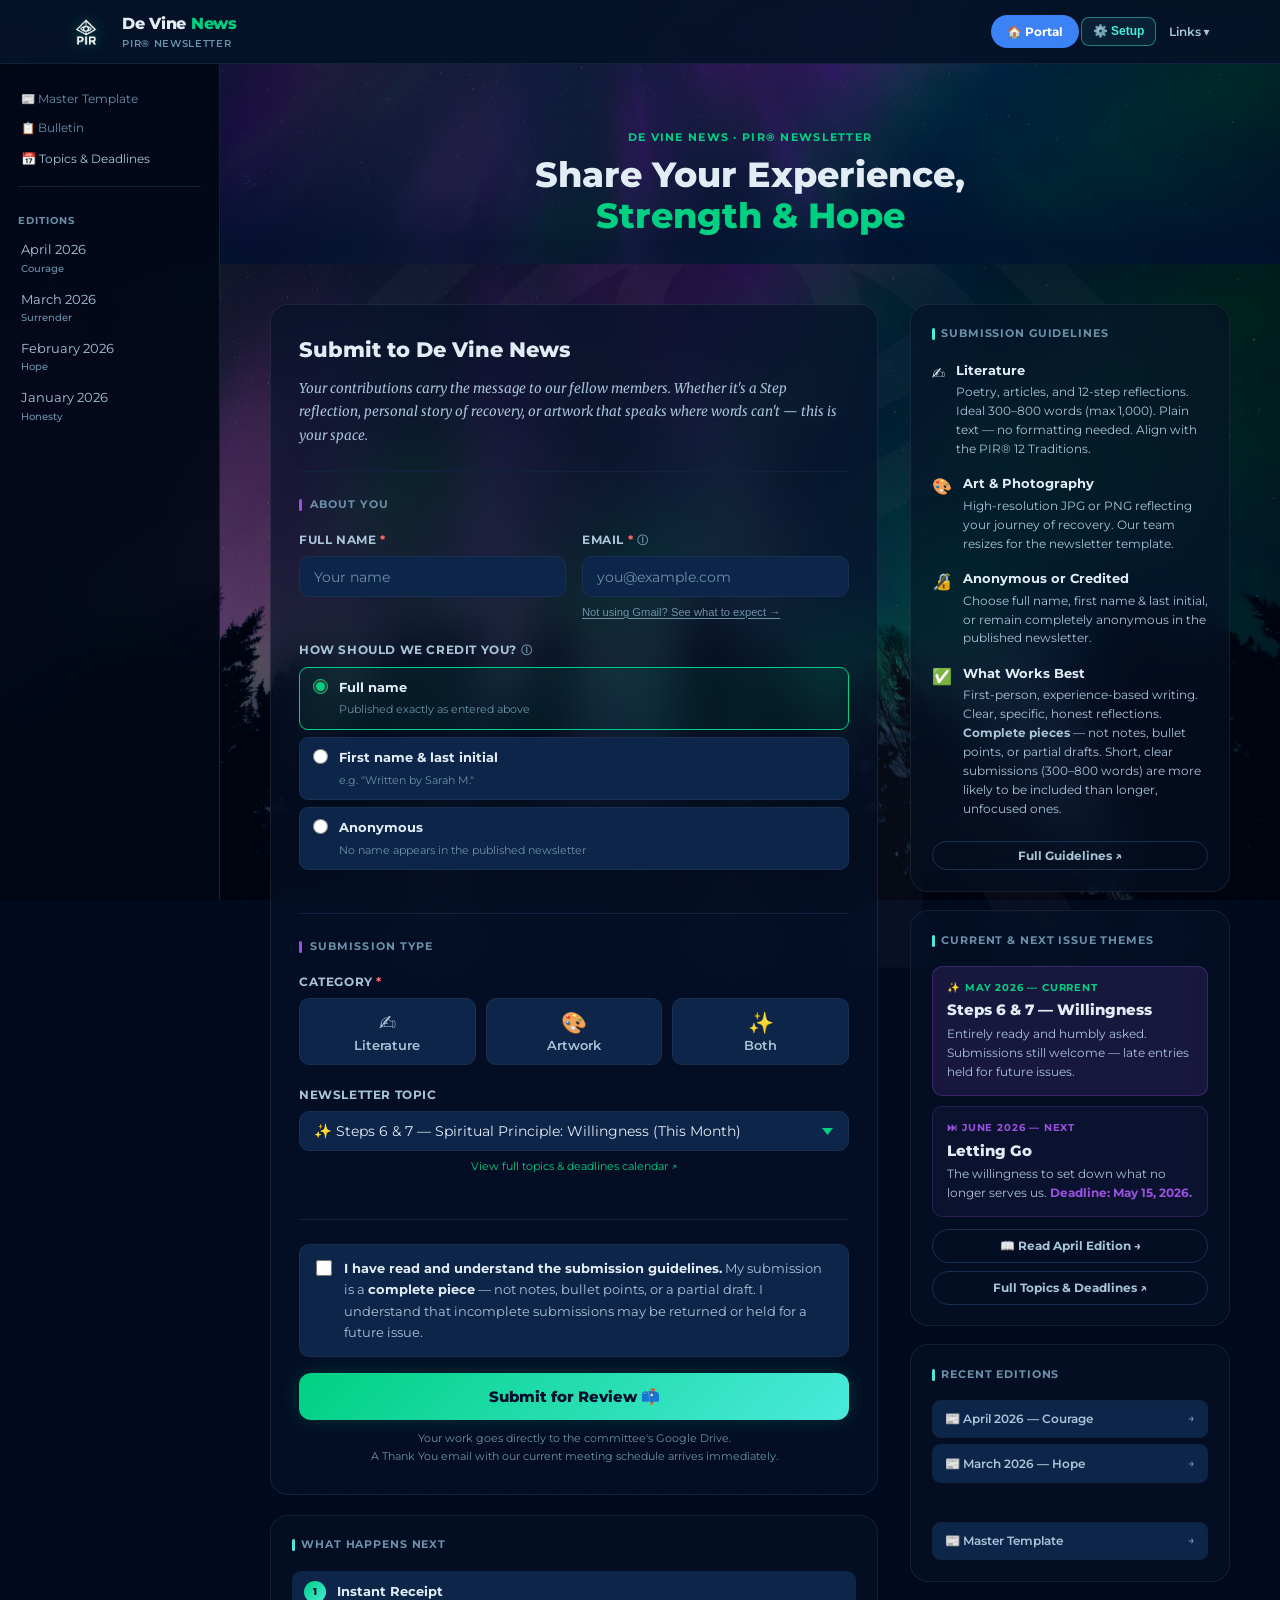
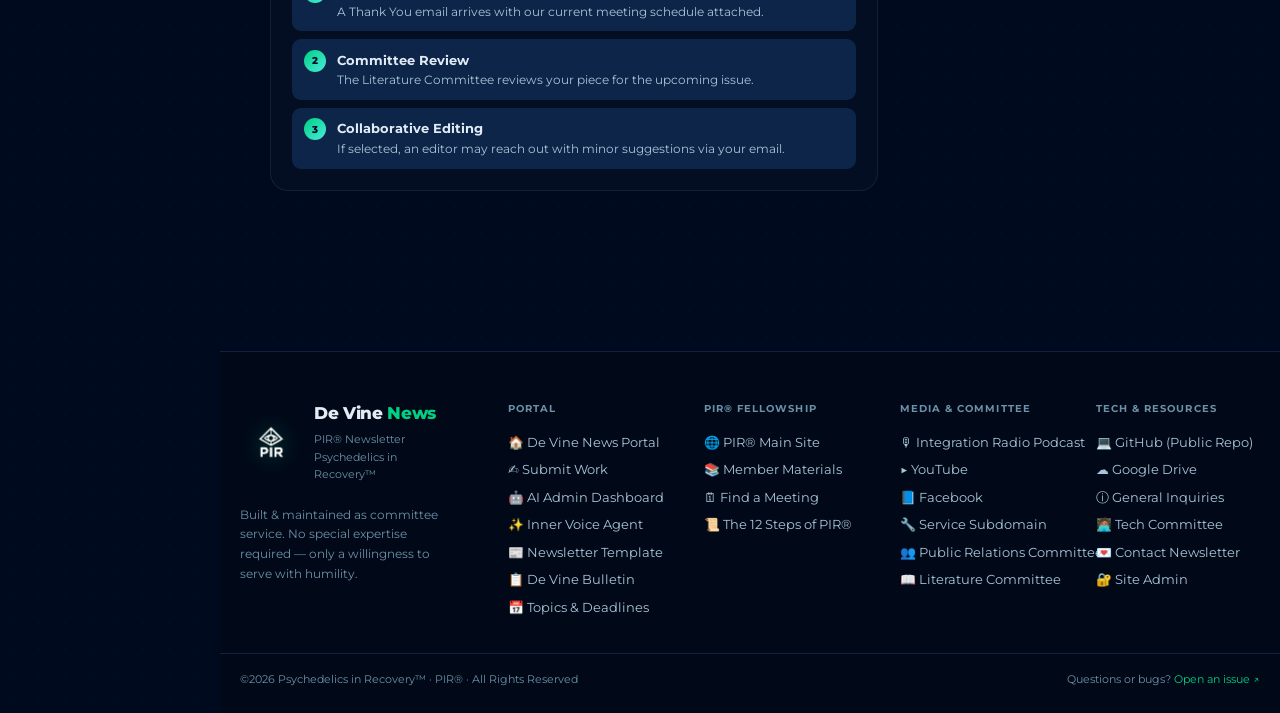
<file: dashboard/submit.html>
<!DOCTYPE html>
<html lang="en">
<head>
  <link rel="icon" href="assets/favicon.svg" type="image/svg+xml"/>
  <link rel="icon" href="assets/favicon.png" type="image/png"/>
  <link rel="apple-touch-icon" href="assets/favicon.png"/>
  <meta charset="UTF-8" />
  <meta name="viewport" content="width=device-width, initial-scale=1.0" />
  <title>Submit Your Work — De Vine News | PIR®</title>
  <link rel="preconnect" href="https://fonts.googleapis.com" />
  <link rel="preconnect" href="https://fonts.gstatic.com" crossorigin />
  <link href="https://fonts.googleapis.com/css2?family=Montserrat:wght@400;500;600;700;800&family=Merriweather:ital,wght@0,400;1,300&display=swap" rel="stylesheet" />
  <link rel="stylesheet" href="style.css" />
  <style>
    /* ── Page layout ── */
    .submit-wrap {
      max-width: 1000px; margin: 0 auto;
      padding: 2.5rem 1.25rem 5rem;
      display: grid;
      grid-template-columns: 1fr 320px;
      gap: 2rem; align-items: start;
    }
    @media (max-width: 760px) {
      .submit-wrap { grid-template-columns: 1fr; padding: 1.5rem 1rem 4rem; }
      .sidebar { order: -1; }
      .mobile-jump-btn { display: flex !important; }
    }

    /* Small parallax header */
    .page-hero {
      position: relative; overflow: hidden; min-height: 200px;
      display: flex; align-items: flex-end;
    }
    .page-hero-bg {
      position: absolute; inset: -30px 0; z-index: 0;
      background-image: url('assets/bg.jpg');
      background-size: cover; background-position: center 40%;
      will-change: transform;
    }
    .page-hero-overlay {
      position: absolute; inset: 0; z-index: 1;
      background: linear-gradient(to bottom, rgba(0,15,43,0.5), rgba(0,15,43,0.92) 90%);
    }
    .page-hero-content {
      position: relative; z-index: 2;
      max-width: 1000px; margin: 0 auto; width: 100%;
      padding: 2rem 1.25rem 1.75rem;
      text-align: center;
    }
    .page-hero-eyebrow {
      font-size: 0.67rem; font-weight: 700; letter-spacing: 0.12em;
      text-transform: uppercase; color: var(--green); margin-bottom: 0.5rem;
    }
    .page-hero-title { font-size: clamp(1.5rem,4vw,2.2rem); font-weight: 800; line-height: 1.15; }
    .page-hero-title em { font-style:normal; color: var(--green); }

    /* Form card */
    .form-card {
      background: rgba(5,18,40,0.65);
      backdrop-filter: blur(22px); -webkit-backdrop-filter: blur(22px);
      border: 1px solid rgba(255,255,255,0.08); border-radius: var(--radius-lg);
    }
    .form-card-head { padding: 1.75rem 1.75rem 0; }
    .form-card-desc {
      font-family: var(--font-serif); font-style: italic;
      font-size: 0.84rem; color: var(--text-2); line-height: 1.75;
      padding-bottom: 1.5rem; border-bottom: 1px solid var(--border); margin-top: 0.6rem;
    }
    .form-body { padding: 1.5rem 1.75rem 1.75rem; }

    /* Field */
    .field { margin-bottom: 1.2rem; }
    .field-label {
      display: block; font-size: 0.75rem; font-weight: 700;
      color: var(--text-2); margin-bottom: 0.4rem;
      text-transform: uppercase; letter-spacing: 0.05em;
    }
    .req { color: var(--red); }
    .field-input {
      width: 100%; background: var(--navy-4); border: 1.5px solid var(--border-2);
      border-radius: 10px; padding: 0.65rem 0.9rem;
      font-family: var(--font-body); font-size: 0.9rem;
      color: var(--text); outline: none;
      transition: border-color 0.2s, box-shadow 0.2s, transform 0.15s;
      appearance: none;
    }
    .field-input::placeholder { color: var(--text-3); }
    .field-input:focus { border-color: var(--green); box-shadow: 0 0 0 3px rgba(0,208,130,0.14), 0 2px 12px rgba(0,208,130,0.08); transform: translateY(-1px); }
    /* Special glow for the topic select — it's the main CTA-adjacent field */
    select.field-input {
      cursor: pointer;
      animation: pulse-glow-g 3.5s ease-in-out infinite;
      background-image: url("data:image/svg+xml,%3Csvg xmlns='http://www.w3.org/2000/svg' viewBox='0 0 16 10'%3E%3Cpath fill='%2300d082' d='M8 10L0 0h16z'/%3E%3C/svg%3E");
      background-repeat: no-repeat;
      background-position: right 0.9rem center;
      background-size: 0.7rem 0.45rem;
      padding-right: 2.5rem;
    }
    select.field-input:focus { animation: none; }
    .field-input option { background: var(--navy-3); }
    textarea.field-input { resize: vertical; min-height: 150px; line-height: 1.65; }
    .field-hint { font-size: 0.7rem; color: var(--text-3); margin-top: 0.35rem; }

    /* Form section */
    .form-sec { margin-bottom: 1.5rem; padding-bottom: 1.5rem; border-bottom: 1px solid var(--border); }
    .form-sec-title {
      font-size: 0.67rem; font-weight: 700; text-transform: uppercase;
      letter-spacing: 0.1em; color: var(--text-3);
      display: flex; align-items: center; gap: 0.5rem; margin-bottom: 1rem;
    }
    .form-sec-title::before { content:''; width:3px; height:12px; background:var(--purple); border-radius:2px; }
    .field-row { display: grid; grid-template-columns: 1fr 1fr; gap: 1rem; }
    @media (max-width: 500px) { .field-row { grid-template-columns: 1fr; } }

    /* ── Motion keyframes ── */
    @keyframes pulse-glow-g {
      0%, 100% { box-shadow: 0 0 0 0 rgba(0,208,130,0); }
      50%       { box-shadow: 0 0 18px 4px rgba(0,208,130,0.28); }
    }
    @keyframes pulse-glow-p {
      0%, 100% { box-shadow: 0 0 0 0 rgba(155,81,224,0); }
      50%       { box-shadow: 0 0 18px 4px rgba(155,81,224,0.28); }
    }
    @keyframes shimmer {
      0%   { background-position: -200% center; }
      100% { background-position:  200% center; }
    }
    @keyframes float-up {
      0%, 100% { transform: translateY(0); }
      50%       { transform: translateY(-3px); }
    }

    /* Category buttons */
    .cat-row { display: flex; gap: 0.6rem; flex-wrap: wrap; }
    @keyframes cat-idle {
      0%, 100% { transform: translateY(0) scale(1);
                 box-shadow: 0 0 0 0 rgba(155,81,224,0), 0 0 8px rgba(155,81,224,0.1);
                 border-color: var(--border-2); }
      40%       { transform: translateY(-3px) scale(1.03);
                 box-shadow: 0 6px 22px rgba(155,81,224,0.3), 0 0 0 3px rgba(155,81,224,0.1);
                 border-color: rgba(155,81,224,0.6); }
      60%       { transform: translateY(-3px) scale(1.03); }
    }
    .cat-btn {
      flex: 1; min-width: 110px;
      background: var(--navy-4); border: 1.5px solid var(--border-2);
      border-radius: 10px; padding: 0.7rem 0.75rem;
      font-family: var(--font-body); font-size: 0.8rem; font-weight: 600;
      color: var(--text-2); cursor: pointer; text-align: center;
      transition: all 0.22s; position: relative; overflow: hidden;
      animation: cat-idle 2.8s ease-in-out infinite;
    }
    .cat-btn::after {
      content: ''; position: absolute; inset: 0;
      background: linear-gradient(90deg,
        transparent 0%, rgba(0,208,130,0.12) 50%, transparent 100%);
      background-size: 200% 100%;
      opacity: 0; transition: opacity 0.22s;
    }
    .cat-btn:hover { color: var(--text); border-color: var(--green);
      transform: translateY(-2px); box-shadow: 0 4px 16px rgba(0,208,130,0.15); }
    .cat-btn:hover::after { opacity: 1; animation: shimmer 1s linear infinite; }
    .cat-btn.active {
      background: rgba(0,208,130,0.12); border-color: var(--green); color: var(--green);
      animation: pulse-glow-g 2.4s ease-in-out infinite;
    }
    .cat-icon { display: block; font-size: 1.3rem; margin-bottom: 0.2rem; }

    /* Anonymity */
    .anon-list { display: flex; flex-direction: column; gap: 0.45rem; }
    .anon-opt {
      display: flex; align-items: flex-start; gap: 0.7rem;
      padding: 0.6rem 0.8rem; border-radius: 9px;
      border: 1.5px solid var(--border-2); background: var(--navy-4);
      cursor: pointer; transition: all 0.15s;
    }
    .anon-opt:has(input:checked),
    .anon-opt:hover { border-color: var(--green); background: rgba(0,208,130,0.06); }
    .anon-opt input { accent-color: var(--green); width:15px; height:15px; flex-shrink:0; margin-top:2px; }
    .anon-label { font-size: 0.82rem; font-weight: 700; color: var(--text); }
    .anon-sub   { font-size: 0.7rem; color: var(--text-3); margin-top: 0.1rem; }

    /* Theme CTA pill */
    .theme-cta {
      display: inline-flex; align-items: center; gap: 0.4rem;
      font-size: 0.75rem; font-weight: 700; color: var(--purple);
      background: rgba(155,81,224,0.1); border: 1px solid rgba(155,81,224,0.25);
      border-radius: 9999px; padding: 0.3rem 0.9rem;
      text-decoration: none; margin-bottom: 1rem; margin-top: 0.25rem;
      transition: all 0.2s;
      animation: float-up 3s ease-in-out infinite;
    }
    .theme-cta:hover {
      background: rgba(155,81,224,0.22); border-color: var(--purple);
      text-decoration: none; color: #c084fc;
      transform: translateY(-2px);
      box-shadow: 0 4px 18px rgba(155,81,224,0.3);
      animation: none;
    }

    /* Writing prompts accordion */
    .prompts-toggle {
      width: 100%; background: rgba(236,72,153,0.08);
      border: 1px solid rgba(236,72,153,0.28); border-radius: 10px;
      padding: 0.85rem 1.1rem; cursor: pointer;
      display: flex; align-items: center; justify-content: space-between;
      font-family: var(--font-body); font-size: 0.85rem; font-weight: 700;
      color: #ec4899; margin-bottom: 0.5rem; transition: all 0.2s;
      animation: pulse-pink 3s ease-in-out infinite;
    }
    @keyframes pulse-pink {
      0%,100% { box-shadow: 0 0 0 0 rgba(236,72,153,0); }
      50%      { box-shadow: 0 0 16px 2px rgba(236,72,153,0.2); }
    }
    .prompts-toggle:hover {
      background: rgba(236,72,153,0.14);
      box-shadow: 0 0 22px rgba(236,72,153,0.3);
      animation: none;
    }
    /* IVA CTA sparkle */
    .iva-cta-inspire {
      animation: iva-sparkle 2.8s ease-in-out infinite;
    }
    @keyframes iva-sparkle {
      0%,100% { border-color: rgba(124,58,237,0.28) !important; box-shadow: none; }
      50%      { border-color: rgba(167,139,250,0.65) !important;
                 box-shadow: 0 0 14px rgba(124,58,237,0.22), 0 0 28px rgba(167,139,250,0.1); }
    }
    .prompts-toggle.is-open { animation: none; }
    .prompts-toggle .arrow { transition: transform 0.2s; }
    .prompts-toggle.is-open .arrow { transform: rotate(180deg); }
    .prompts-body { display: none; }
    .prompts-body.is-open { display: block; }
    .prompt-item {
      background: rgba(236,72,153,0.06); border: 1px solid rgba(236,72,153,0.15);
      border-radius: 9px; padding: 0.75rem 0.9rem; margin-bottom: 0.5rem;
    }
    .prompt-num { font-size: 0.65rem; font-weight: 700; text-transform: uppercase; letter-spacing: 0.08em; color: #ec4899; margin-bottom: 0.25rem; }
    .prompt-q { font-size: 0.82rem; color: var(--text-2); line-height: 1.6; font-family: var(--font-serif); font-style: italic; }
    .prompt-hint { font-size: 0.7rem; color: var(--text-3); margin-top: 0.25rem; }
    .prompt-note {
      font-size: 0.72rem; color: var(--text-3); border: 1px dashed var(--border-2);
      border-radius: 8px; padding: 0.55rem 0.75rem; margin-bottom: 0.75rem; line-height: 1.6;
    }

    /* Drop zone */
    .drop-zone {
      background: var(--navy-4); border: 2px dashed var(--border-2);
      border-radius: 11px; padding: 2rem 1.5rem;
      text-align: center; cursor: pointer;
      transition: border-color 0.17s, background 0.17s;
    }
    .drop-zone:hover, .drop-zone.drag-over { border-color: var(--green); background: rgba(0,208,130,0.04); }
    .drop-icon { font-size: 1.8rem; margin-bottom: 0.5rem; }
    .drop-title { font-size: 0.84rem; font-weight: 700; color: var(--text); }
    .drop-sub   { font-size: 0.7rem; color: var(--text-3); margin-top: 0.2rem; }
    .drop-fname { font-size: 0.82rem; font-weight: 600; color: var(--green); margin-top: 0.4rem; }

    /* Error */
    .form-error {
      background: rgba(248,113,113,0.09); border: 1px solid rgba(248,113,113,0.25);
      color: var(--red); font-size: 0.82rem; border-radius: 9px;
      padding: 0.7rem 1rem; margin-bottom: 1rem; display: none;
    }

    /* Agreement checkbox */
    .agree-wrap {
      margin-bottom: 1rem;
      padding: 0.85rem 1rem;
      border-radius: 10px;
      border: 1.5px solid var(--border-2);
      background: var(--navy-4);
      transition: border-color 0.2s, background 0.2s;
    }
    .agree-wrap:has(input:checked) { border-color: var(--green); background: rgba(0,208,130,0.05); }
    .agree-wrap.shake { animation: shake 0.35s ease; }
    @keyframes shake {
      0%,100% { transform: translateX(0); }
      20%      { transform: translateX(-5px); }
      60%      { transform: translateX(5px); }
    }
    .agree-label {
      display: flex; align-items: flex-start; gap: 0.75rem; cursor: pointer;
    }
    .agree-label input[type="checkbox"] {
      accent-color: var(--green); width: 16px; height: 16px;
      flex-shrink: 0; margin-top: 2px; cursor: pointer;
    }
    .agree-text { font-size: 0.8rem; color: var(--text-2); line-height: 1.65; }
    .agree-text strong { color: var(--text); }

    /* Submit btn */
    .submit-btn {
      width: 100%; padding: 0.85rem;
      font-family: var(--font-body); font-size: 0.95rem; font-weight: 800;
      border: none; border-radius: 12px; cursor: pointer;
      background: linear-gradient(135deg, var(--green), var(--cyan));
      color: var(--navy); box-shadow: 0 0 20px rgba(0,208,130,0.18);
      transition: all 0.18s;
    }
    .submit-btn:hover { box-shadow: 0 0 30px rgba(0,208,130,0.32); transform: translateY(-1px); }
    .submit-btn:disabled { opacity: 0.5; cursor: not-allowed; transform: none; }
    .submit-note { text-align: center; font-size: 0.7rem; color: var(--text-3); margin-top: 0.65rem; line-height: 1.6; }

    /* Sidebar */
    .sidebar { display: flex; flex-direction: column; gap: 1.1rem; }
    .sb-card {
      background: rgba(5,18,40,0.62);
      backdrop-filter: blur(22px); -webkit-backdrop-filter: blur(22px);
      border: 1px solid rgba(255,255,255,0.07); border-radius: var(--radius-lg); padding: 1.3rem;
    }
    .sb-title {
      font-size: 0.68rem; font-weight: 700; text-transform: uppercase;
      letter-spacing: 0.08em; color: var(--text-3);
      display: flex; align-items: center; gap: 0.4rem; margin-bottom: 1rem;
    }
    .sb-title::before { content:''; width:3px; height:12px; background:var(--cyan); border-radius:2px; }
    .guideline { display: flex; gap: 0.7rem; margin-bottom: 0.9rem; }
    .guideline:last-child { margin-bottom: 0; }
    .g-icon { font-size: 1rem; flex-shrink: 0; padding-top: 1px; }
    .g-text h4 { font-size: 0.8rem; font-weight: 700; color: var(--text); margin-bottom: 0.15rem; }
    .g-text p  { font-size: 0.74rem; color: var(--text-2); line-height: 1.6; }
    .step-item { display: flex; gap: 0.7rem; align-items: flex-start; padding: 0.65rem 0.75rem; background: var(--navy-4); border-radius: 9px; margin-bottom: 0.5rem; }
    .step-item:last-child { margin-bottom: 0; }
    .step-num { width: 22px; height: 22px; flex-shrink: 0; background: linear-gradient(135deg,var(--green),var(--cyan)); border-radius: 50%; display: flex; align-items: center; justify-content: center; font-size: 0.65rem; font-weight: 800; color: var(--navy); }
    .step-text h4 { font-size: 0.8rem; font-weight: 700; color: var(--text); }
    .step-text p  { font-size: 0.72rem; color: var(--text-2); line-height: 1.5; margin-top: 0.1rem; }
    .topic-pill {
      background: rgba(155,81,224,0.14); border: 1px solid rgba(155,81,224,0.28);
      border-radius: 10px; padding: 0.75rem 0.9rem; margin-bottom: 0.75rem;
    }
    .topic-month { font-size: 0.65rem; font-weight: 700; text-transform: uppercase; letter-spacing: 0.08em; color: var(--purple); }
    .topic-name  { font-size: 0.92rem; font-weight: 800; color: var(--text); margin-top: 0.15rem; }
    .topic-desc  { font-size: 0.73rem; color: var(--text-2); margin-top: 0.15rem; }
    .sb-links { display: flex; flex-direction: column; gap: 0.4rem; }
    .sb-link {
      display: flex; align-items: center; justify-content: space-between;
      padding: 0.5rem 0.75rem; border-radius: 8px;
      background: var(--navy-4); border: 1px solid var(--border);
      font-size: 0.77rem; font-weight: 600; color: var(--text-2);
      transition: all 0.15s; text-decoration: none;
    }
    .sb-link:hover { border-color: var(--green); color: var(--text); text-decoration: none; }
    .sb-link span { font-size: 0.68rem; color: var(--text-3); }

    /* Success panel */
    .success-panel {
      display: none; background: var(--navy-3); border: 1px solid var(--border);
      border-radius: var(--radius-lg); padding: 3.5rem 2rem; text-align: center;
    }
    .success-panel .s-icon { font-size: 4rem; margin-bottom: 1.25rem; }
    .success-panel h2 { font-size: 1.6rem; font-weight: 800; color: var(--green); margin-bottom: 0.75rem; }
    .success-panel p { font-family: var(--font-serif); font-style: italic; font-size: 0.875rem; color: var(--text-2); max-width: 400px; margin: 0 auto 2rem; line-height: 1.8; }
  </style>
</head>
<body>
<script>window.CURRENT_PAGE = 'submit';</script>

<!-- ── Mini parallax header ── -->
<div class="page-hero">
  <div class="page-hero-bg" id="page-hero-bg"></div>
  <div class="page-hero-overlay"></div>
  <div class="page-hero-content">
    <div class="page-hero-eyebrow">De Vine News · PIR® Newsletter</div>
    <h1 class="page-hero-title">Share Your Experience,<br /><em>Strength &amp; Hope</em></h1>
  </div>
</div>

<!-- ── Main ── -->
<div class="submit-wrap">

  <!-- ─ FORM ─ -->
  <div>

    <!-- Success -->
    <div class="success-panel" id="success-panel">
      <div class="s-icon">🌀</div>
      <h2>Submission Received!</h2>
      <p>Thank you for sharing your experience, strength, and hope. A confirmation email with our current meeting schedule is on its way. The Literature Committee will review your work for the upcoming issue.</p>
      <div style="display:flex;gap:0.75rem;justify-content:center;flex-wrap:wrap">
        <button onclick="resetForm()" class="btn btn-primary">Submit Another ✍️</button>
        <a href="index.html" class="btn btn-ghost">← Back to Portal</a>
      </div>
    </div>

    <!-- Form -->
    <div class="form-card" id="form-card" style="scroll-margin-top:1rem">
      <div class="form-card-head">
        <h2 style="font-size:1.3rem;font-weight:800">Submit to De Vine News</h2>
        <p class="form-card-desc">Your contributions carry the message to our fellow members. Whether it's a Step reflection, personal story of recovery, or artwork that speaks where words can't — this is your space.</p>
      </div>
      <div class="form-body">
        <form id="submission-form" novalidate>
          <input type="hidden" name="token" value="pir-devine-news" />
          <input type="hidden" id="artFilenameHidden" name="artFilename" />
          <input type="hidden" id="artFileDataHidden" name="artFileData" />

          <!-- Contact -->
          <div class="form-sec">
            <div class="form-sec-title">About You</div>
            <div class="field-row">
              <div class="field">
                <label class="field-label" for="fullName">Full Name <span class="req">*</span></label>
                <input class="field-input" type="text" id="fullName" name="fullName" placeholder="Your name" autocomplete="name" required />
              </div>
              <div class="field">
                <label class="field-label" for="email">Email <span class="req">*</span>
                  <span data-tooltip="For your confirmation receipt only — never shared publicly" style="cursor:help;color:var(--text-3);font-size:0.9em">ⓘ</span>
                </label>
                <input class="field-input" type="email" id="email" name="email" placeholder="you@example.com" autocomplete="email" required
                       oninvalid="this.setCustomValidity('Please enter a complete email address (e.g. name@example.org).')"
                       oninput="this.setCustomValidity('')" />
                <div id="email-inline-error" style="font-size:0.75rem;color:#f87171;margin-top:0.3rem;display:none"></div>
                <div class="field-hint">
                  <button type="button" onclick="openModal('modal-nongmail')"
                    style="background:none;border:none;padding:0;cursor:pointer;color:var(--text-3);font-size:0.7rem;text-decoration:underline;text-underline-offset:2px;">
                    Not using Gmail? See what to expect →
                  </button>
                </div>
              </div>
            </div>
            <div class="field">
              <label class="field-label">How should we credit you?
                <span data-tooltip="Your choice — members often use first name only or stay anonymous" style="cursor:help;color:var(--text-3);font-size:0.9em">ⓘ</span>
              </label>
              <div class="anon-list">
                <label class="anon-opt">
                  <input type="radio" name="byline" value="fullname" checked />
                  <div><div class="anon-label">Full name</div><div class="anon-sub">Published exactly as entered above</div></div>
                </label>
                <label class="anon-opt">
                  <input type="radio" name="byline" value="firstlast" />
                  <div><div class="anon-label">First name &amp; last initial</div><div class="anon-sub">e.g. "Written by Sarah M."</div></div>
                </label>
                <label class="anon-opt">
                  <input type="radio" name="byline" value="anonymous" />
                  <div><div class="anon-label">Anonymous</div><div class="anon-sub">No name appears in the published newsletter</div></div>
                </label>
              </div>
            </div>
          </div>

          <!-- Submission type -->
          <div class="form-sec">
            <div class="form-sec-title">Submission Type</div>
            <div class="field">
              <label class="field-label">Category <span class="req">*</span></label>
              <div class="cat-row">
                <button type="button" class="cat-btn" onclick="selectCat('literature',this)">
                  <span class="cat-icon">✍️</span>Literature
                </button>
                <button type="button" class="cat-btn" onclick="selectCat('art',this)">
                  <span class="cat-icon">🎨</span>Artwork
                </button>
                <button type="button" class="cat-btn" onclick="selectCat('both',this)">
                  <span class="cat-icon">✨</span>Both
                </button>
              </div>
              <input type="hidden" id="category" name="category" />
            </div>
            <div class="field">
              <label class="field-label" for="topic">Newsletter Topic</label>
              <select class="field-input" id="topic" name="topic">
                <option value="">— Select this month's theme (optional) —</option>
                <optgroup label="May 2026 — Current Issue">
                  <option value="Steps 6 &amp; 7 — May 2026" selected>✨ Steps 6 &amp; 7 — Spiritual Principle: Willingness (This Month)</option>
                </optgroup>
                <optgroup label="Upcoming 2026">
                  <option value="Letting Go — June 2026 (Issue 6)">June 2026 · Issue 6 — Letting Go · Deadline May 15</option>
                  <option value="Step 10 — July 2026 (Issue 7)">July 2026 · Issue 7 — Perseverance · Step 10</option>
                  <option value="Step 11 — August 2026 (Issue 8)">August 2026 · Issue 8 — Awareness · Step 11</option>
                  <option value="Step 12 — September 2026 (Issue 9)">September 2026 · Issue 9 — Service · Step 12</option>
                  <option value="Traditions — October 2026 (Issue 10)">October 2026 · Issue 10 — Unity · Traditions</option>
                  <option value="Gratitude — November 2026 (Issue 11)">November 2026 · Issue 11 — Gratitude</option>
                  <option value="Reflection — December 2026 (Issue 12)">December 2026 · Issue 12 — Reflection &amp; Renewal</option>
                </optgroup>
                <optgroup label="Past Issues">
                  <option value="Steps 4 &amp; 5 — April 2026 (Issue 4)">April 2026 · Issue 4 — Courage · Steps 4 &amp; 5</option>
                  <option value="Hope — March 2026 (Issue 3)">March 2026 · Issue 3 — Hope</option>
                  <option value="February 2026 (Issue 2)">February 2026 · Issue 2</option>
                  <option value="January 2026 (Issue 1)">January 2026 · Issue 1</option>
                </optgroup>
                <optgroup label="12 Steps">
                  <option value="Step 1 — Powerlessness &amp; Unmanageability">Step 1 — Powerlessness &amp; Unmanageability</option>
                  <option value="Step 2 — Came to Believe">Step 2 — Came to Believe</option>
                  <option value="Step 3 — Turning It Over">Step 3 — Turning It Over</option>
                  <option value="Step 4 — Searching &amp; Fearless Inventory">Step 4 — Searching &amp; Fearless Inventory</option>
                  <option value="Step 5 — Admitted to God, Ourselves &amp; Another">Step 5 — Admitted to God, Ourselves &amp; Another</option>
                  <option value="Step 6 — Entirely Ready">Step 6 — Entirely Ready</option>
                  <option value="Step 7 — Humbly Asked">Step 7 — Humbly Asked</option>
                  <option value="Step 8 — Made a List">Step 8 — Made a List</option>
                  <option value="Step 9 — Made Amends">Step 9 — Made Amends</option>
                  <option value="Step 10 — Continued Personal Inventory">Step 10 — Continued Personal Inventory</option>
                  <option value="Step 11 — Prayer &amp; Meditation">Step 11 — Prayer &amp; Meditation</option>
                  <option value="Step 12 — Carrying the Message">Step 12 — Carrying the Message</option>
                </optgroup>
                <optgroup label="Recovery Themes">
                  <option value="Gratitude">Gratitude</option>
                  <option value="Surrender">Surrender</option>
                  <option value="Sponsorship">Sponsorship &amp; Service</option>
                  <option value="Integration">Psychedelic Integration</option>
                  <option value="Plant Medicine">Plant Medicine &amp; Ceremony</option>
                  <option value="Harm Reduction">Harm Reduction</option>
                  <option value="Traditions">PIR® Traditions</option>
                  <option value="Personal Story">Personal Story</option>
                  <option value="Other">Other</option>
                </optgroup>
              </select>
              <div class="field-hint" style="text-align:center"><a href="https://docs.google.com/document/d/1or5cB7Ij6BHj-GLm-6V-UeFSA0Re6QUfVaIoAT2rAgI/edit" target="_blank">View full topics &amp; deadlines calendar ↗</a></div>
            </div>
          </div>

          <!-- Literature -->
          <div class="form-sec" id="sec-lit" style="display:none">
            <div class="form-sec-title">Your Writing</div>
            <div class="field">
              <label class="field-label" for="litTitle">Your Writing Title <span class="req">*</span></label>
              <input class="field-input" type="text" id="litTitle" name="litTitle" placeholder="Title of your piece" required />
            </div>

            <!-- Inner Voice Agent CTA — always visible -->
            <div class="field" style="margin-bottom:0.65rem">
              <a href="submit-agent.html" target="_blank" rel="noopener"
                 class="iva-cta-inspire"
                 style="display:flex;align-items:flex-start;gap:0.75rem;
                        background:rgba(124,58,237,0.08);
                        border:1.5px solid rgba(124,58,237,0.28);
                        border-radius:12px;padding:1rem 1.15rem;
                        text-decoration:none;color:var(--text-2);font-size:0.84rem;line-height:1.6;
                        transition:background 0.15s">
                <span style="font-size:1.45rem;flex-shrink:0;margin-top:0.15rem">✨</span>
                <span>
                  <strong style="color:#a78bfa;display:block;margin-bottom:0.2rem;font-size:0.88rem">
                    Not sure where to start with your writing submission?
                  </strong>
                  <span style="display:block;margin-bottom:0.25rem;color:#c4b5fd;font-weight:600">
                    Click here for assistance from the Inner Voice Agent →
                  </span>
                  The agent starts by asking questions, you answer — your story finds its shape through conversation. The agent then facilitates your submission entry.
                </span>
              </a>
            </div>

            <!-- Writing prompts accordion -->
            <div class="field">
              <button type="button" class="prompts-toggle" id="prompts-toggle"
                      onclick="togglePrompts()">
                <span>💡 Need inspiration? See writing prompts ↓</span>
                <span class="arrow">▾</span>
              </button>
              <div class="prompts-body" id="prompts-body">
                <div class="prompt-note">
                  <strong style="color:#ec4899">Write 250–1,250 words, or send a painting, drawing, piece of music, or recorded meditation</strong>
                  Respond to one prompt, several, or all — or write freely from your own experience.
                </div>
                <div class="prompt-item">
                  <div class="prompt-num">Prompt 1 — Theme</div>
                  <div class="prompt-q">Spiritual principle of the month - What does it mean to you? How has your recovery been shaped by it? Do you have examples you are willing to talk about?</div>
                </div>
                <div class="prompt-item">
                  <div class="prompt-num">Prompt 2 — Integration</div>
                  <div class="prompt-q">What is Integration to you?</div>
                </div>
                <div class="prompt-item">
                  <div class="prompt-num">Prompt 3 — Recovery</div>
                  <div class="prompt-q">What is your definition of Recovery?</div>
                </div>
                <div class="prompt-item">
                  <div class="prompt-num">Prompt 4 — Discovering PIR</div>
                  <div class="prompt-q">How did you discover PIR? Psychedelics?</div>
                </div>
                <div class="prompt-item">
                  <div class="prompt-num">Prompt 5 — Recovery Tools</div>
                  <div class="prompt-q">Tell us about your recovery tools outside your typical 12-step toolbox?</div>
                </div>
                <div class="prompt-item">
                  <div class="prompt-num">Prompt 6 — Share Your Work</div>
                  <div class="prompt-q">Send us a link to your work: recording, drawing, painting, sculpture, etc. — or upload a file above.</div>
                  <div class="prompt-hint">Links can be pasted directly into your text or the artist's note field.</div>
                </div>
              </div>
            </div>

            <div class="field">
              <label class="field-label" for="litText">Your Text <span class="req">*</span></label>
              <textarea class="field-input" id="litText" name="litText" rows="10"
                        placeholder="Paste or type your poem, article, Step reflection, or personal story here…&#10;&#10;Ideal: 300–800 words (max 1,000). Plain text — no formatting needed. Please ensure your sharing aligns with the PIR® 12 Traditions."></textarea>
            </div>
          </div>

          <!-- Art -->
          <div class="form-sec" id="sec-art" style="display:none">
            <div class="form-sec-title">Your Artwork</div>
            <div class="field">
              <label class="field-label" for="artTitle">Artwork Title <span class="req">*</span></label>
              <input class="field-input" type="text" id="artTitle" name="artTitle" placeholder="Name of your piece" required />
            </div>
            <div class="field">
              <label class="field-label">Upload File <span class="req">*</span>
                <span data-tooltip="High-res JPG or PNG preferred. Our team resizes for the template." style="cursor:help;color:var(--text-3);font-size:0.9em">ⓘ</span>
              </label>
              <div class="drop-zone" id="drop-zone"
                   ondragover="onDragOver(event)" ondragleave="onDragLeave(event)" ondrop="onDrop(event)"
                   onclick="document.getElementById('artFile').click()">
                <input type="file" id="artFile" name="artFile" style="display:none"
                       accept="image/png,image/jpeg,image/jpg,image/webp"
                       onchange="onFileSelect(event)" />
                <div id="drop-default">
                  <div class="drop-icon">🎨</div>
                  <div class="drop-title">Click or drag &amp; drop</div>
                  <div class="drop-sub">High-res JPG or PNG · Max 25 MB · Reflects your journey of recovery</div>
                </div>
                <div id="drop-selected" style="display:none">
                  <div class="drop-icon">✅</div>
                  <div class="drop-fname" id="drop-fname"></div>
                  <div class="drop-sub" style="margin-top:0.2rem">Click to change file</div>
                </div>
              </div>
            </div>
            <div class="field-hint" style="text-align:center;margin-top:0.4rem">
              <button type="button" onclick="openModal('modal-filesize')"
                style="background:none;border:none;padding:0;cursor:pointer;color:var(--text-3);font-size:0.7rem;text-decoration:underline;text-underline-offset:2px;">
                File too large? See size limits &amp; options →
              </button>
            </div>

            <!-- File size alert — shown dynamically by JS -->
            <div id="file-size-alert" style="display:none;margin-top:0.65rem;padding:0.75rem 1rem;border-radius:9px;font-size:0.8rem;line-height:1.65;border:1px solid;"></div>

            <div class="field">
              <label class="field-label" for="artNotes">Artist's Note <span style="font-weight:400;text-transform:none;letter-spacing:0;color:var(--text-3)">(optional)</span></label>
              <textarea class="field-input" id="artNotes" name="artNotes" rows="3"
                        placeholder="Any context, materials used, or message behind the piece…"></textarea>
            </div>
          </div>

          <!-- Notes for Editor -->
          <div class="form-sec" id="sec-notes-editor" style="display:none">
            <div class="form-sec-title">Notes for the Editor <span style="font-weight:400;text-transform:none;letter-spacing:0;color:var(--text-3);font-size:0.85em">(optional)</span></div>
            <div class="field">
              <label class="field-label" for="notesForEditors">Message to the Committee</label>
              <textarea class="field-input" id="notesForEditors" name="notesForEditors" rows="3"
                        placeholder="Anything the editors should know — e.g. content warnings, preferred layout, context for the piece…"></textarea>
            </div>
          </div>

          <!-- Agreement -->
          <div class="agree-wrap" id="agree-wrap">
            <label class="agree-label">
              <input type="checkbox" id="agree-check" name="agreeGuidelines" />
              <span class="agree-text">
                <strong>I have read and understand the submission guidelines.</strong>
                My submission is a <strong>complete piece</strong> — not notes, bullet points,
                or a partial draft. I understand that incomplete submissions may be returned
                or held for a future issue.
              </span>
            </label>
          </div>

          <!-- Error -->
          <div class="form-error" id="form-error"></div>

          <!-- Submit -->
          <button type="submit" class="submit-btn" id="submit-btn">
            Submit for Review 📫
          </button>
          <p class="submit-note">
            Your work goes directly to the committee's Google Drive.<br />
            A Thank You email with our current meeting schedule arrives immediately.
          </p>
        </form>
      </div>
    </div>

    <!-- What Happens Next — shown below submit button -->
    <div class="sb-card" style="margin-top:1.25rem">
      <div class="sb-title">What Happens Next</div>
      <div class="step-item">
        <div class="step-num">1</div>
        <div class="step-text"><h4>Instant Receipt</h4><p>A Thank You email arrives with our current meeting schedule attached.</p></div>
      </div>
      <div class="step-item">
        <div class="step-num">2</div>
        <div class="step-text"><h4>Committee Review</h4><p>The Literature Committee reviews your piece for the upcoming issue.</p></div>
      </div>
      <div class="step-item">
        <div class="step-num">3</div>
        <div class="step-text"><h4>Collaborative Editing</h4><p>If selected, an editor may reach out with minor suggestions via your email.</p></div>
      </div>
    </div>
  </div>

  <!-- ─ SIDEBAR ─ -->
  <aside class="sidebar">

    <div class="sb-card">
      <div class="sb-title">Submission Guidelines</div>
      <div class="guideline">
        <div class="g-icon">✍️</div>
        <div class="g-text">
          <h4>Literature</h4>
          <p>Poetry, articles, and 12-step reflections. Ideal 300–800 words (max 1,000). Plain text — no formatting needed. Align with the PIR® 12 Traditions.</p>
        </div>
      </div>
      <div class="guideline">
        <div class="g-icon">🎨</div>
        <div class="g-text">
          <h4>Art &amp; Photography</h4>
          <p>High-resolution JPG or PNG reflecting your journey of recovery. Our team resizes for the newsletter template.</p>
        </div>
      </div>
      <div class="guideline">
        <div class="g-icon">🔏</div>
        <div class="g-text">
          <h4>Anonymous or Credited</h4>
          <p>Choose full name, first name &amp; last initial, or remain completely anonymous in the published newsletter.</p>
        </div>
      </div>
      <div class="guideline">
        <div class="g-icon">✅</div>
        <div class="g-text">
          <h4>What Works Best</h4>
          <p>First-person, experience-based writing. Clear, specific, honest reflections. <strong>Complete pieces</strong> — not notes, bullet points, or partial drafts. Short, clear submissions (300–800 words) are more likely to be included than longer, unfocused ones.</p>
        </div>
      </div>
      <button class="btn btn-ghost btn-sm" style="width:100%;justify-content:center;margin-top:0.5rem;animation:cta-float-bounce 3s ease-in-out infinite"
              onclick="openModal('modal-guidelines')"
              onmouseenter="this.style.animation='none'" onmouseleave="this.style.animation='cta-float-bounce 3s ease-in-out infinite'">
        Full Guidelines ↗
      </button>
      <!-- Mobile only: jump down to the form -->
      <a href="#form-card" class="btn btn-primary btn-sm mobile-jump-btn"
         style="width:100%;justify-content:center;margin-top:0.5rem;display:none">
        ↓ Submit Your Work
      </a>
    </div>

    <div class="sb-card">
      <div class="sb-title">Current &amp; Next Issue Themes</div>
      <div class="topic-pill" style="margin-bottom:0.65rem">
        <div class="topic-month" style="color:var(--green)">✨ May 2026 — Current</div>
        <div class="topic-name">Steps 6 &amp; 7 — Willingness</div>
        <div class="topic-desc">Entirely ready and humbly asked. Submissions still welcome — late entries held for future issues.</div>
      </div>
      <div class="topic-pill" style="border-color:rgba(155,81,224,0.2);background:rgba(155,81,224,0.06)">
        <div class="topic-month" style="color:var(--purple)">⏭ June 2026 — Next</div>
        <div class="topic-name">Letting Go</div>
        <div class="topic-desc">The willingness to set down what no longer serves us. <strong style="color:var(--purple)">Deadline: May 15, 2026.</strong></div>
      </div>
      <a href="newsletter-april-2026.html" class="btn btn-ghost btn-sm"
         style="width:100%;justify-content:center;margin-bottom:0.5rem">
        📖 Read April Edition →
      </a>
      <a href="https://docs.google.com/document/d/1or5cB7Ij6BHj-GLm-6V-UeFSA0Re6QUfVaIoAT2rAgI/edit"
         target="_blank" rel="noopener"
         class="btn btn-ghost btn-sm" style="width:100%;justify-content:center;">
        Full Topics &amp; Deadlines ↗
      </a>
    </div>


    <div class="sb-card">
      <div class="sb-title">Recent Editions</div>
      <div class="sb-links">
        <a href="newsletter-april-2026.html" class="sb-link">📰 April 2026 — Courage <span>→</span></a>
        <a href="newsletter-march-2026.html" class="sb-link">📰 March 2026 — Hope <span>→</span></a>
      </br>
        <a href="newsletter-template.html"   class="sb-link">📰 Master Template <span>→</span></a>
      </div>
    </div>

  </aside>
</div>

<!-- ═══ MODALS ═══ -->
<div class="modal-overlay" id="modal-guidelines" role="dialog" aria-modal="true" aria-labelledby="guide-title">
  <div class="modal">
    <button class="modal-close" onclick="closeModal('modal-guidelines')" aria-label="Close">✕</button>
    <div class="modal-eyebrow">📋 Guidelines</div>
    <h2 class="modal-title" id="guide-title">Full Submission Guidelines</h2>
    <div class="modal-body">
      <h3>Literature</h3>
      <p>Share your poetry, articles, or 12-step reflections. <strong>Ideal length: 300–800 words (max 1,000 words).</strong> Submit plain text — no special formatting, fonts, or spacing needed. Pieces that reference specific individuals by name (other than public figures) should be reviewed for anonymity before submission. Submissions should align with the PIR® 12 Traditions.</p>
      <h3>Deadline</h3>
      <p>Submissions are due by the <strong>15th of the month preceding publication</strong> — e.g., submissions for the June newsletter are due May 15. Late submissions may be held for a future issue.</p>
      <h3>Art &amp; Photography</h3>
      <p>Please upload high-resolution images (JPG or PNG) that reflect your journey of recovery. Our team will resize and format your artwork to fit the newsletter template. Original files are archived in the committee's Google Drive.</p>
      <h3>Byline Preferences</h3>
      <ul>
        <li><strong>Full name:</strong> Published exactly as entered on the form.</li>
        <li><strong>First name &amp; last initial:</strong> e.g. "Written by Sarah M."</li>
        <li><strong>Anonymous:</strong> No name appears anywhere in the published newsletter.</li>
      </ul>
      <h3>What Works Best</h3>
      <ul>
        <li>First-person, experience-based writing</li>
        <li>Clear, specific, and honest reflections</li>
        <li><strong>Complete pieces — not notes, bullet points, or partial drafts.</strong> Please save and finish your work before submitting.</li>
        <li>Short, clear submissions (300–800 words) are more likely to be included than longer, unfocused ones.</li>
      </ul>
      <h3>Content Standards</h3>
      <p>All submissions are reviewed for alignment with the PIR® 12 Traditions and the spirit of the Fellowship. The Literature Committee reserves the right to suggest minor edits or, in rare cases, decline a submission that falls outside these guidelines — always with a respectful explanation.</p>
      <h3>What We Love to Publish</h3>
      <ul>
        <li>Personal stories of recovery and integration</li>
        <li>Step-by-step reflections and working notes</li>
        <li>Poetry inspired by plant medicine, healing, or the 12 Steps</li>
        <li>Artwork and photography rooted in the recovery journey</li>
        <li>Short essays on harm reduction, sponsorship, or service</li>
      </ul>
    </div>
    <div class="modal-actions">
      <button class="btn btn-primary" onclick="closeModal('modal-guidelines')">Got it ✓</button>
    </div>
  </div>
</div>

<!-- ═══ File Size Info Modal ═══ -->
<div class="modal-overlay" id="modal-filesize" role="dialog" aria-modal="true" aria-labelledby="filesize-title">
  <div class="modal">
    <button class="modal-close" onclick="closeModal('modal-filesize')" aria-label="Close">✕</button>
    <div class="modal-eyebrow">🎨 Artwork Upload</div>
    <h2 class="modal-title" id="filesize-title">File Size Limits &amp; Options</h2>
    <div class="modal-body">
      <h3>Size Limits</h3>
      <ul>
        <li><strong>Under 10 MB</strong> — uploads smoothly on any connection.</li>
        <li><strong>10–25 MB</strong> — accepted, but may time out on slower connections. A warning will appear; if the submission fails, use the email option below.</li>
        <li><strong>Over 25 MB</strong> — cannot be uploaded through the form. Please compress or email the file directly.</li>
      </ul>
      <h3>Free Compression Tools</h3>
      <p>These tools reduce file size without visible quality loss and take under a minute:</p>
      <ul>
        <li><a href="https://tinypng.com" target="_blank" rel="noopener">TinyPNG / TinyJPG</a> — drag &amp; drop, no account needed. Works on PNG and JPG.</li>
        <li><a href="https://squoosh.app" target="_blank" rel="noopener">Squoosh</a> (by Google) — more control over output quality and format.</li>
        <li><strong>On iPhone/iPad:</strong> use the Files app to share the photo → Save to Files — iOS often compresses automatically on export.</li>
        <li><strong>On Android:</strong> use Google Photos → share → choose a lower resolution option before saving.</li>
        <li><strong>Command line:</strong> <code style="font-size:0.78rem;background:rgba(255,255,255,0.07);padding:0.1rem 0.35rem;border-radius:4px">pngquant --quality=65-80 yourfile.png</code> — free &amp; open-source, excellent quality. Install with <code style="font-size:0.78rem;background:rgba(255,255,255,0.07);padding:0.1rem 0.35rem;border-radius:4px">brew install pngquant</code> on Mac.</li>
      </ul>
      <h3>Share a Link Instead</h3>
      <p>Skip the upload entirely — share a link from any cloud storage and paste it in the <em>Artist's Note</em> field, or include it in your email to us:</p>
      <ul>
        <li><strong>Google Drive</strong> — upload your file → right-click → Share → "Anyone with the link can view" → Copy link.</li>
        <li><strong>Dropbox</strong> — upload your file → Share → Copy link. Free accounts include 2 GB.</li>
        <li><strong>iCloud Drive</strong> — on iPhone or Mac, share the file and choose "Copy iCloud Link."</li>
      </ul>
      <h3>Email Us Directly</h3>
      <p>You can always reach the committee at:</p>
      <p style="margin:0.5rem 0 0.25rem"><strong>pir.devine.news@gmail.com</strong></p>
      <p style="font-size:0.78rem;color:var(--text-3)">Include your name, the piece title, which issue it's for, and any artist's note. We'll handle the rest.</p>
      <h3>Accepted Formats</h3>
      <p>JPG, PNG, or WebP. High-resolution originals are preferred — our team resizes everything to fit the newsletter template.</p>
    </div>
    <div class="modal-actions">
      <button class="btn btn-primary" onclick="closeModal('modal-filesize')">Got it ✓</button>
    </div>
  </div>
</div>

<!-- ═══ Non-Gmail Notice Modal ═══ -->
<div class="modal-overlay" id="modal-nongmail" role="dialog" aria-modal="true" aria-labelledby="nongmail-title">
  <div class="modal">
    <button class="modal-close" onclick="closeModal('modal-nongmail')" aria-label="Close">✕</button>
    <div class="modal-eyebrow">📧 Email Notice</div>
    <h2 class="modal-title" id="nongmail-title">Using a Non-Gmail Address?</h2>
    <div class="modal-body">
      <p>We noticed your email address isn't a Gmail account. You're absolutely welcome to submit — your work matters regardless of your email provider. Just a few things to know:</p>
      <h3>What Works Fine</h3>
      <ul>
        <li>Submitting literature, artwork, or both — no Gmail required.</li>
        <li>Your confirmation receipt email will be sent to the address you provided.</li>
      </ul>
      <h3>Potential Limitations</h3>
      <ul>
        <li><strong>Confirmation email delivery:</strong> Our automated Thank You email is sent via Google. Some non-Gmail providers (especially school or organization addresses) may filter it as spam — check your junk folder.</li>
        <li><strong>Committee portal access:</strong> The editorial review dashboard requires a Google / Gmail login. If you ever join the committee, you'd need a Gmail account (or link your address to a Google account at <a href="https://accounts.google.com" target="_blank" rel="noopener">accounts.google.com</a>) to access it.</li>
        <li><strong>Editor follow-up:</strong> If your piece is selected, an editor may contact you. Gmail-to-Gmail delivery is most reliable; non-Gmail may occasionally be slower.</li>
      </ul>
      <p style="margin-top:1rem;font-size:0.82rem;color:var(--text-3)">If you have any trouble receiving a confirmation, email us directly at <strong>pir.devine.news@gmail.com</strong>.</p>
    </div>
    <div class="modal-actions">
      <button class="btn btn-primary" onclick="closeModal('modal-nongmail')">Understood — Continue ✓</button>
    </div>
  </div>
</div>

<!-- ═══ SCRIPTS ═══ -->
<script>
  var selCat = '';
  var selectedArtFile = null;

  /* Parallax */
  var phbg = document.getElementById('page-hero-bg');
  var ptick = false;
  window.addEventListener('scroll', function() {
    if (!ptick) {
      requestAnimationFrame(function() {
        phbg.style.transform = 'translateY(' + (window.scrollY * 0.25) + 'px)';
        ptick = false;
      });
      ptick = true;
    }
  });

  /* Modal */
  function openModal(id) { document.getElementById(id).classList.add('is-open'); document.body.style.overflow='hidden'; }
  function closeModal(id){ document.getElementById(id).classList.remove('is-open'); document.body.style.overflow=''; }
  document.querySelectorAll('.modal-overlay').forEach(function(o){
    o.addEventListener('click', function(e){ if(e.target===o) closeModal(o.id); });
  });
  document.addEventListener('keydown', function(e){
    if(e.key==='Escape') document.querySelectorAll('.modal-overlay.is-open').forEach(function(o){ closeModal(o.id); });
  });

  /* Category */
  function selectCat(cat, btn) {
    selCat = cat;
    document.getElementById('category').value = cat;
    document.querySelectorAll('.cat-btn').forEach(function(b){ b.classList.remove('active'); });
    btn.classList.add('active');
    document.getElementById('sec-lit').style.display          = (cat==='literature'||cat==='both') ? 'block' : 'none';
    document.getElementById('sec-art').style.display          = (cat==='art'||cat==='both')        ? 'block' : 'none';
    document.getElementById('sec-notes-editor').style.display = cat ? 'block' : 'none';
    document.getElementById('litText').required  = (cat==='literature'||cat==='both');
    document.getElementById('litTitle').required = (cat==='literature'||cat==='both');
    document.getElementById('artFile').required  = (cat==='art'||cat==='both');
    document.getElementById('artTitle').required = (cat==='art'||cat==='both');
  }

  /* Drop zone */
  function onDragOver(e)  { e.preventDefault(); document.getElementById('drop-zone').classList.add('drag-over'); }
  function onDragLeave(e) { document.getElementById('drop-zone').classList.remove('drag-over'); }
  function onDrop(e) { e.preventDefault(); document.getElementById('drop-zone').classList.remove('drag-over'); if(e.dataTransfer.files[0]) setFile(e.dataTransfer.files[0]); }
  function onFileSelect(e){ if(e.target.files[0]) setFile(e.target.files[0]); }
  var FILE_WARN_MB  = 10;   // show warning above this size
  var FILE_MAX_MB   = 25;   // block submission above this size

  function setFile(f) {
    var sizeAlert = document.getElementById('file-size-alert');
    var sizeMB = f.size / 1024 / 1024;

    // Hard block: file exceeds absolute maximum
    if (sizeMB > FILE_MAX_MB) {
      sizeAlert.style.display = 'block';
      sizeAlert.style.background = 'rgba(248,113,113,0.09)';
      sizeAlert.style.borderColor = 'rgba(248,113,113,0.35)';
      sizeAlert.style.color = 'var(--red)';
      sizeAlert.innerHTML =
        '<strong>File too large (' + sizeMB.toFixed(1) + ' MB) — max is ' + FILE_MAX_MB + ' MB.</strong><br>' +
        'Please compress your image using a free tool like <a href="https://tinypng.com" target="_blank" rel="noopener" style="color:inherit;text-decoration:underline">TinyPNG</a> or ' +
        '<a href="https://squoosh.app" target="_blank" rel="noopener" style="color:inherit;text-decoration:underline">Squoosh</a> and re-upload.<br>' +
        'Alternatively, email your artwork directly to ' +
        '<strong>pir.devine.news@gmail.com</strong> with your name and submission details.';
      // Reset file input but keep drop zone state clear
      document.getElementById('artFile').value = '';
      document.getElementById('drop-default').style.display = 'block';
      document.getElementById('drop-selected').style.display = 'none';
      selectedArtFile = null;
      document.getElementById('artFilenameHidden').value = '';
      document.getElementById('artFileDataHidden').value = '';
      return;
    }

    // Soft warning: file is large but within limit
    if (sizeMB > FILE_WARN_MB) {
      sizeAlert.style.display = 'block';
      sizeAlert.style.background = 'rgba(251,191,36,0.08)';
      sizeAlert.style.borderColor = 'rgba(251,191,36,0.35)';
      sizeAlert.style.color = '#fbbf24';
      sizeAlert.innerHTML =
        '<strong>Large file detected (' + sizeMB.toFixed(1) + ' MB).</strong> We\'ll do our best to process it, but uploads over ' + FILE_WARN_MB + ' MB may time out on slower connections.<br>' +
        'If the submission doesn\'t go through, please email your artwork to ' +
        '<strong>pir.devine.news@gmail.com</strong> with your name and submission details, or compress it first at ' +
        '<a href="https://tinypng.com" target="_blank" rel="noopener" style="color:inherit;text-decoration:underline">TinyPNG</a>.';
    } else {
      sizeAlert.style.display = 'none';
    }

    selectedArtFile = f;
    document.getElementById('artFilenameHidden').value = f.name;
    document.getElementById('drop-fname').textContent = f.name + ' (' + sizeMB.toFixed(2) + ' MB)';
    document.getElementById('drop-default').style.display = 'none';
    document.getElementById('drop-selected').style.display = 'block';
    // Read as base64 for email attachment (cap at 4 MB to stay within email limits)
    document.getElementById('artFileDataHidden').value = '';
    if (f.size <= 4 * 1024 * 1024) {
      var reader = new FileReader();
      reader.onload = function(ev) {
        var b64 = ev.target.result.split(',')[1];
        document.getElementById('artFileDataHidden').value = b64 || '';
      };
      reader.readAsDataURL(f);
    }
  }

  /* Error helpers */
  function showErr(m){ var e=document.getElementById('form-error'); e.textContent=m; e.style.display='block'; e.scrollIntoView({behavior:'smooth',block:'nearest'}); }
  function clearErr(){ document.getElementById('form-error').style.display='none'; }

  /* Submit */
  document.getElementById('submission-form').addEventListener('submit', async function(e) {
    e.preventDefault(); clearErr();
    var name=document.getElementById('fullName').value.trim();
    var email=document.getElementById('email').value.trim();
    var cat=document.getElementById('category').value;
    if(!document.getElementById('agree-check').checked){
      var w=document.getElementById('agree-wrap');
      w.classList.add('shake');
      w.addEventListener('animationend',function(){w.classList.remove('shake');},{once:true});
      w.scrollIntoView({behavior:'smooth',block:'center'});
      showErr('Please read and check the agreement before submitting.');
      return;
    }
    if(!name||!email||!cat){ showErr('Please fill in your name, email, and choose a category.'); return; }
    if((cat==='literature'||cat==='both')&&!document.getElementById('litTitle').value.trim()){ showErr('Please enter a title for your writing.'); return; }
    if((cat==='literature'||cat==='both')&&!document.getElementById('litText').value.trim()){ showErr('Please enter your literature text.'); return; }
    if((cat==='art'||cat==='both')&&!document.getElementById('artTitle').value.trim()){ showErr('Please enter a title for your artwork.'); return; }
    if((cat==='art'||cat==='both')&&!selectedArtFile&&!document.getElementById('artFile').files[0]){ showErr('Please select an artwork file.'); return; }
    if(window.APPS_SCRIPT_URL==='YOUR_APPS_SCRIPT_WEB_APP_URL_HERE'){
      document.getElementById('form-card').style.display='none';
      document.getElementById('success-panel').style.display='block';
      window.scrollTo({top:0,behavior:'smooth'}); return;
    }
    var btn=document.getElementById('submit-btn');
    btn.disabled=true; btn.textContent='Sending… ⏳';
    try {
      var fd = new FormData(this);
      // If file was drag-dropped it's not in the hidden input — append manually
      if(selectedArtFile && !document.getElementById('artFile').files[0]) {
        fd.set('artFile', selectedArtFile, selectedArtFile.name);
      }
      var r=await fetch(window.APPS_SCRIPT_URL,{method:'POST',body:fd});
      var j=await r.json();
      if(j.status==='ok'){ document.getElementById('form-card').style.display='none'; document.getElementById('success-panel').style.display='block'; window.scrollTo({top:0,behavior:'smooth'}); }
      else { showErr(j.message||'Something went wrong.'); btn.disabled=false; btn.textContent='Submit for Review 📫'; }
    } catch(_){ showErr('Could not reach the server. Check your connection.'); btn.disabled=false; btn.textContent='Submit for Review 📫'; }
  });

  function resetForm(){
    document.getElementById('submission-form').reset();
    document.getElementById('agree-check').checked = false;
    selCat=''; selectedArtFile=null;
    document.getElementById('artFilenameHidden').value='';
    document.getElementById('artFileDataHidden').value='';
    document.querySelectorAll('.cat-btn').forEach(function(b){b.classList.remove('active');});
    document.getElementById('sec-lit').style.display='none';
    document.getElementById('sec-art').style.display='none';
    document.getElementById('sec-notes-editor').style.display='none';
    document.getElementById('drop-default').style.display='block';
    document.getElementById('drop-selected').style.display='none';
    clearErr();
    document.getElementById('form-card').style.display='block';
    document.getElementById('success-panel').style.display='none';
    var btn=document.getElementById('submit-btn'); btn.disabled=false; btn.textContent='Submit for Review 📫';
    window.scrollTo({top:0,behavior:'smooth'});
  }

  /* Inner Voice Agent → auto-fill from sessionStorage */
  (function() {
    try {
      var d = sessionStorage.getItem('iva_populate');
      if (!d) return;
      sessionStorage.removeItem('iva_populate');
      var obj = JSON.parse(d);
      // Select literature category so the fields appear
      var litBtn = document.querySelector('.cat-btn[onclick*="literature"]');
      if (litBtn) selectCat('literature', litBtn);
      if (obj.title) document.getElementById('litTitle').value = obj.title;
      if (obj.body)  document.getElementById('litText').value  = obj.body;
      // Scroll to the writing section
      setTimeout(function() {
        var el = document.getElementById('sec-lit');
        if (el) el.scrollIntoView({ behavior: 'smooth', block: 'start' });
      }, 200);
    } catch(_) {}
  })();

  /* Writing prompts accordion */
  function togglePrompts() {
    var btn  = document.getElementById('prompts-toggle');
    var body = document.getElementById('prompts-body');
    var open = body.classList.toggle('is-open');
    btn.classList.toggle('is-open', open);
  }

  /* Email validation + non-Gmail check on blur */
  document.getElementById('email').addEventListener('blur', function() {
    var val    = this.value.trim().toLowerCase();
    var errEl  = document.getElementById('email-inline-error');
    var re     = /^[^\s@]+@[^\s@]+\.[^\s@]{2,}$/;
    if (val && !re.test(val)) {
      errEl.textContent = 'Please enter a complete email address (e.g. name@example.org).';
      errEl.style.display = 'block';
      this.style.borderColor = 'rgba(239,68,68,0.7)';
      return; // don't trigger non-Gmail modal if address is incomplete
    }
    errEl.style.display = 'none';
    this.style.borderColor = '';
    if (val && val.indexOf('@') !== -1) {
      var domain = val.split('@')[1] || '';
      if (domain && domain !== 'gmail.com') {
        openModal('modal-nongmail');
      }
    }
  });
  document.getElementById('email').addEventListener('input', function() {
    var errEl = document.getElementById('email-inline-error');
    if (errEl) errEl.style.display = 'none';
    this.style.borderColor = '';
  });

  /* Drive link in sidebar */
  (async function() {
    try {
      var res  = await fetch('data.json?_=' + Date.now());
      var data = await res.json();
      if (data.driveUrl) {
        var el = document.getElementById('sb-drive-link');
        if (el) { el.href = data.driveUrl; el.setAttribute('target','_blank'); el.setAttribute('rel','noopener'); }
      }
    } catch(_) {}
  })();
</script>
<script src="config.js"></script>
<script src="nav.js"></script>
<script src="sidenav.js"></script>
<script src="footer.js"></script>
</body>
</html>
</file>
<file: dashboard/style.css>
/* ============================================================
   style.css — De Vine News shared styles
   PIR® Newsletter Committee Portal
   ============================================================ */

/* ── Reset & base ──────────────────────────────────────────── */
*, *::before, *::after { box-sizing: border-box; margin: 0; padding: 0; }

:root {
  --navy:      #000f2b;
  --navy-2:    #051428;
  --navy-3:    #091e3a;
  --navy-4:    #0d2548;
  --navy-5:    #112040;
  --green:     #00d082;
  --green-d:   #00a366;
  --cyan:      #4aeadc;
  --purple:    #9b51e0;
  --blue:      #2874fc;
  --amber:     #f5a623;
  --red:       #f87171;
  --text:      #e2ecf5;
  --text-2:    #a8c4d8;
  --text-3:    #6b90a8;
  --border:    #112140;
  --border-2:  #1a3050;
  --glow-g:    rgba(0,208,130,0.20);
  --glow-p:    rgba(155,81,224,0.20);
  --nav-h:     64px;
  --font-body: 'Montserrat', system-ui, sans-serif;
  --font-serif:'Merriweather', Georgia, serif;
  --radius:    12px;
  --radius-lg: 18px;
}

html {
  font-size: 16px; scroll-behavior: smooth;
  /* Subtle dot-grid starfield — adds depth behind the aurora bg */
  background: #000f2b;
}
body {
  background:
    radial-gradient(rgba(160,196,216,0.018) 1px, transparent 1px) 0 0 / 26px 26px,
    rgba(0,8,24,0.60);
  color: var(--text);
  font-family: var(--font-body);
  min-height: 100vh;
  line-height: 1.65;
  padding-top: var(--nav-h);      /* offset for sticky nav */
}
/* Fixed aurora — visible through all glass cards */
body::before {
  content: '';
  position: fixed; inset: 0; z-index: -2;
  background-image: url('assets/bg.jpg');
  background-size: cover; background-position: center 30%;
}
/* Global watermark — ghost PIR® logo centred on every page */
body::after {
  content: '';
  position: fixed; top: 50%; left: 50%;
  transform: translate(-50%, -50%);
  width: 115vmin; height: 115vmin;
  background: url('assets/pir-logo-vertical-white.png') no-repeat center / contain;
  opacity: 0.07; pointer-events: none; z-index: -1;
  animation: wm-breathe 7s ease-in-out infinite;
}
@keyframes wm-breathe {
  0%, 100% { opacity: 0.07; transform: translate(-50%,-50%) scale(1); }
  50%       { opacity: 0.21; transform: translate(-50%,-50%) scale(1.1); }
}
/* Shift watermark prime meridian to match content area when sidenav is open */
@media (min-width: 1025px) {
  body.has-sidenav::after {
    left: calc(50% + 110px); /* sidenav = 220px → shift right by half */
  }
}

/* ── Hero rainbow text & breathing ────────────────────────── */
/* Slow hue rotation — cycles the whole visible spectrum over ~14 s */
@keyframes rainbow-hue {
  0%   { filter: hue-rotate(0deg)   brightness(1.08); }
  100% { filter: hue-rotate(360deg) brightness(1.08); }
}
/* Hero title gently swells and recedes */
@keyframes hero-word-breathe {
  0%, 100% { opacity: 0.88; transform: scale(1)     translateY(0); }
  50%       { opacity: 1;    transform: scale(1.016) translateY(-2px); }
}
/* Colored accent text inside any hero → slow rainbow cycle */
.nl-hero .nl-edition-label,
.nl-hero .nl-hero-theme,
.nl-hero .nl-hero-title em,
.parallax-hero .hero-eyebrow,
.page-hero .page-hero-eyebrow {
  animation: rainbow-hue 18s linear infinite;
  display: inline-block;
}
/* Hero title breathes */
.nl-hero .nl-hero-title,
.parallax-hero .hero-title {
  animation: hero-word-breathe 4.5s ease-in-out infinite;
}

/* ── Psychedelic motion system ─────────────────────────────── */
@keyframes breathe-g {
  0%, 100% { box-shadow: 0 0 0 1px rgba(0,208,130,0.08), 0 0 6px rgba(0,208,130,0); }
  50%       { box-shadow: 0 0 0 2px rgba(0,208,130,0.22), 0 0 20px rgba(0,208,130,0.18); }
}
@keyframes breathe-p {
  0%, 100% { box-shadow: 0 0 0 1px rgba(155,81,224,0.08), 0 0 6px rgba(155,81,224,0); }
  50%       { box-shadow: 0 0 0 2px rgba(155,81,224,0.22), 0 0 20px rgba(155,81,224,0.18); }
}
@keyframes breathe-c {
  0%, 100% { box-shadow: 0 0 0 1px rgba(74,234,220,0.08), 0 0 6px rgba(74,234,220,0); }
  50%       { box-shadow: 0 0 0 2px rgba(74,234,220,0.22), 0 0 20px rgba(74,234,220,0.18); }
}
@keyframes breathe-c-soft {
  0%, 100% { box-shadow: 0 0 0 1px rgba(74,234,220,0.04), 0 0 4px rgba(74,234,220,0); }
  50%       { box-shadow: 0 0 0 1px rgba(74,234,220,0.14), 0 0 10px rgba(74,234,220,0.08); }
}
@keyframes aurora-cta {
  0%   { box-shadow: 0 0 12px 0 rgba(0,208,130,0.4), 0 0 0 0 rgba(155,81,224,0); }
  33%  { box-shadow: 0 0 20px 2px rgba(74,234,220,0.35), 0 0 8px 0 rgba(155,81,224,0.2); }
  66%  { box-shadow: 0 0 20px 2px rgba(155,81,224,0.35), 0 0 8px 0 rgba(0,208,130,0.15); }
  100% { box-shadow: 0 0 12px 0 rgba(0,208,130,0.4), 0 0 0 0 rgba(155,81,224,0); }
}
@keyframes rainbow-border {
  0%   { border-color: rgba(0,208,130,0.55); }
  25%  { border-color: rgba(74,234,220,0.55); }
  50%  { border-color: rgba(155,81,224,0.55); }
  75%  { border-color: rgba(40,116,252,0.55); }
  100% { border-color: rgba(0,208,130,0.55); }
}
@keyframes shimmer-iridescent {
  0%   { background-position: -300% center; }
  100% { background-position:  300% center; }
}
@keyframes float-gentle {
  0%, 100% { transform: translateY(0px); }
  50%       { transform: translateY(-5px); }
}
@keyframes setup-pulse {
  0%, 100% {
    box-shadow: 0 0 0 0 rgba(74,234,220,0), 0 0 8px rgba(74,234,220,0.2);
    border-color: rgba(74,234,220,0.35);
  }
  50% {
    box-shadow: 0 0 0 4px rgba(74,234,220,0.1), 0 0 18px rgba(74,234,220,0.4);
    border-color: rgba(74,234,220,0.8);
  }
}
@keyframes wormhole-hover {
  0%   { box-shadow: 0 0 0 0 rgba(0,208,130,0.6), 0 4px 20px rgba(0,208,130,0.3); }
  50%  { box-shadow: 0 0 0 6px rgba(0,208,130,0.05), 0 4px 30px rgba(155,81,224,0.25); }
  100% { box-shadow: 0 0 0 0 rgba(0,208,130,0.6), 0 4px 20px rgba(0,208,130,0.3); }
}
@keyframes nav-cta-breathe {
  0%, 100% { box-shadow: 0 0 10px rgba(0,208,130,0.35); background: var(--green); }
  50%       { box-shadow: 0 0 22px rgba(0,208,130,0.65), 0 0 40px rgba(74,234,220,0.2); background: #00e890; }
}

/* ── Psychedelic animation applications ────────────────────── */

/* Primary CTA buttons: aurora aura cycling  */
.btn-primary { animation: aurora-cta 4.5s ease-in-out infinite; }
.btn-primary:hover {
  transform: translateY(-2px) scale(1.02);
  text-decoration: none;
}

/* Ghost buttons: slow green breathe */
.btn-ghost { animation: breathe-g 5s ease-in-out infinite; }
.btn-ghost:hover { transform: translateY(-1px); text-decoration: none; }

/* Nav CTA: breathing green glow */
.nav-link.nav-cta { animation: nav-cta-breathe 3.5s ease-in-out infinite; }

/* Portal CTA (mobile, submit page): blue pill — distinct from green Submit */
@keyframes nav-portal-breathe {
  0%, 100% { box-shadow: 0 0 10px rgba(59,130,246,0.35); background: #3b82f6; }
  50%       { box-shadow: 0 0 22px rgba(59,130,246,0.65), 0 0 40px rgba(99,179,237,0.2); background: #60a5fa; }
}
.nav-link.nav-cta-portal {
  background: #3b82f6; color: #fff !important;
  font-weight: 700; padding: 0.4rem 1rem;
  border-radius: 9999px; flex-shrink: 0;
  animation: nav-portal-breathe 3.5s ease-in-out infinite;
}
.nav-link.nav-cta-portal:hover { background: #60a5fa; box-shadow: 0 0 18px rgba(59,130,246,0.6); }

/* Desktop-only nav elements (hidden on mobile) */
.nav-desktop-only { display: none; }
/* Mobile-only nav elements (hidden on desktop, shown in hamburger) */
.nav-desktop-hidden { display: none; }
/* Portal + Setup inline pair */
.nav-primary-pair { display: flex; flex-direction: row; align-items: center; gap: 0.25rem; }

/* Setup nav button: distinctive cyan pulse */
.nav-link.nav-setup-btn {
  border: 1px solid rgba(74,234,220,0.45) !important;
  background: rgba(74,234,220,0.07) !important;
  color: var(--cyan) !important;
  border-radius: 8px !important;
  animation: setup-pulse 3.5s ease-in-out infinite;
  font-weight: 700 !important;
}
.nav-link.nav-setup-btn:hover {
  background: rgba(74,234,220,0.16) !important;
  color: #fff !important;
  text-decoration: none;
}

/* Nav active link: subtle cyan breathe */
.nav-link.nav-active { animation: breathe-c 5s ease-in-out infinite; }

/* Sidenav: green breathe on active, float on hover */
.sn-link.sn-active { animation: breathe-g 4s ease-in-out infinite; }
.sn-link:hover { transform: translateX(2px); }

/* Global anchor hover: subtle green glow */
a:not(.btn):not(.nav-link):not(.sn-link):not(.pir-footer__group a):not([class*="pir-"]):hover {
  text-shadow: 0 0 10px rgba(0,208,130,0.45);
}

/* Edition pages — dark enough that body text is easy to read */
body.page-edition { background: rgba(0,8,22,0.78); }
body.page-edition .nl-wrap,
body.page-edition .res-wrap {
  background: rgba(0,8,22,0.45);
  border-radius: var(--radius-lg);
  margin-top: 2rem;
  padding-top: 2.5rem;
}

a { color: var(--green); text-decoration: none; }
a:hover { text-decoration: underline; }
img { display: block; max-width: 100%; }
::-webkit-scrollbar { width: 6px; }
::-webkit-scrollbar-track { background: var(--navy-2); }
::-webkit-scrollbar-thumb { background: var(--navy-4); border-radius: 3px; }

/* ── Navigation ────────────────────────────────────────────── */
.pir-nav {
  position: fixed; top: 0; left: 0; right: 0; z-index: 200;
  height: var(--nav-h);
  background: rgba(5,20,40,0.92);
  backdrop-filter: blur(16px) saturate(180%);
  -webkit-backdrop-filter: blur(16px) saturate(180%);
  border-bottom: 1px solid var(--border);
}
.pir-nav__inner {
  max-width: 1200px; margin: 0 auto; padding: 0 1.25rem;
  height: 100%; display: flex; align-items: center; gap: 1rem;
}
.pir-nav__brand {
  display: flex; align-items: center; gap: 0.65rem;
  flex-shrink: 0; text-decoration: none;
}
.pir-nav__logo {
  width: 52px; height: 52px; object-fit: contain;
  filter: drop-shadow(0 0 8px rgba(0,208,130,0.45));
}
.pir-nav__title {
  display: block; font-size: 1rem; font-weight: 800;
  color: var(--text); letter-spacing: -0.02em;
}
.pir-nav__title em { font-style: normal; color: var(--green); }
.pir-nav__sub {
  display: block; font-size: 0.6rem; font-weight: 600;
  text-transform: uppercase; letter-spacing: 0.07em;
  color: var(--text-3); margin-top: -2px;
}

.pir-nav__links {
  display: flex; align-items: center; gap: 0.15rem;
  margin-left: auto; flex-wrap: nowrap;
}
.nav-link {
  font-size: 0.75rem; font-weight: 600;
  color: var(--text-2); padding: 0.4rem 0.65rem;
  border-radius: 8px; white-space: nowrap;
  transition: color 0.15s, background 0.15s;
  text-decoration: none; position: relative;
}
.nav-link:hover { color: var(--text); background: var(--navy-4); text-decoration: none; }
.nav-link.nav-active { color: var(--green); }
.nav-link.nav-cta {
  background: var(--green); color: var(--navy) !important;
  font-weight: 700; padding: 0.4rem 1rem;
  box-shadow: 0 0 10px var(--glow-g);
  margin-left: 0.35rem; border-radius: 9999px;
}
.nav-link.nav-cta:hover { background: #00e890; box-shadow: 0 0 18px var(--glow-g); }

/* ── ☰ Hamburger — LEFT, site-pages toggle ──────────────────── */
.pir-nav__burger {
  display: none; flex-direction: column; justify-content: center;
  gap: 5px; background: none; border: none; cursor: pointer;
  padding: 8px; flex-shrink: 0;
}
.pir-nav__burger span {
  display: block; width: 22px; height: 2px;
  background: var(--text-2); border-radius: 2px;
  transition: transform 0.22s, opacity 0.22s;
}
.pir-nav__burger.is-open span:nth-child(1) { transform: translateY(7px) rotate(45deg); }
.pir-nav__burger.is-open span:nth-child(2) { opacity: 0; }
.pir-nav__burger.is-open span:nth-child(3) { transform: translateY(-7px) rotate(-45deg); }

/* ── Always-visible Submit CTA cluster ──────────────────────── */
/* Sits between brand and desktop links; margin-left:auto pushes it right of brand */
.pir-nav__actions {
  display: flex; align-items: center;
  margin-left: auto; flex-shrink: 0;
}

/* ── ≡ Döner — RIGHT, editions panel toggle ─────────────────── */
.pir-nav__doner {
  display: none; flex-direction: column; align-items: flex-end;
  justify-content: center; gap: 5px; background: none; border: none;
  cursor: pointer; padding: 8px; flex-shrink: 0;
}
.pir-nav__doner span {
  display: block; height: 2px;
  background: var(--text-2); border-radius: 2px;
  transition: width 0.22s, background 0.15s;
}
.pir-nav__doner span:nth-child(1) { width: 20px; }
.pir-nav__doner span:nth-child(2) { width: 13px; }
.pir-nav__doner span:nth-child(3) { width: 7px; }
/* Flip the taper when open */
.pir-nav__doner.is-open span:nth-child(1) { width: 7px;  background: var(--green); }
.pir-nav__doner.is-open span:nth-child(2) { width: 13px; background: var(--green); }
.pir-nav__doner.is-open span:nth-child(3) { width: 20px; background: var(--green); }

/* Döner visible at tablet + mobile (matches sidenav breakpoint) */
@media (max-width: 1024px) {
  .pir-nav__doner { display: flex; }
}

/* Desktop: hide mobile CTA slot; show desktop-only nav items */
@media (min-width: 901px) {
  .pir-nav__actions  { display: none; }
  .nav-desktop-only  { display: inline-flex; align-items: center; }
}

@media (max-width: 900px) {
  /* Hamburger RIGHT — natural last position in DOM */
  .pir-nav__burger { display: flex; }
  /* Brand fills the middle; actions (mobile CTA) and burger anchor right */
  .pir-nav__brand { flex: 1; min-width: 0; }
  /* Actions: drop auto-margin — brand's flex:1 already creates the gap */
  .pir-nav__actions { margin-left: 0; }
  /* Tighten döner padding to recover space for brand text */
  .pir-nav__doner { padding: 4px 5px; }
  /* Shrink logo slightly to reclaim horizontal space for title + subtitle */
  .pir-nav__logo { width: 36px; height: 36px; }
  /* Compact tagline — keep visible but smaller */
  .pir-nav__sub { font-size: 0.5rem; }
  /* Prevent title wrapping — ellipsis only if truly narrow */
  .pir-nav__title { font-size: 0.82rem; white-space: nowrap; overflow: hidden; text-overflow: ellipsis; }
  /* Mobile-only items shown in hamburger dropdown */
  .nav-desktop-hidden { display: flex; align-items: center; }
  /* Desktop links collapse into hamburger dropdown */
  .pir-nav__links {
    display: none; flex-direction: column; align-items: stretch;
    position: absolute; top: var(--nav-h); left: 0; right: 0;
    background: rgba(5,20,40,0.97);
    backdrop-filter: blur(20px);
    border-bottom: 1px solid var(--border);
    padding: 0.75rem 1rem 1rem;
    gap: 0.25rem; margin-left: 0;
  }
  .pir-nav__links.is-open { display: flex; }
  .nav-link { font-size: 0.9rem; padding: 0.7rem 0.9rem; border-radius: var(--radius); }
  /* Pill CTA scoped to dropdown only — pir-nav__actions pill stays intact */
  .pir-nav__links .nav-link.nav-cta { margin-left: 0; margin-top: 0.25rem; text-align: center; border-radius: var(--radius); }
  /* Portal in hamburger: suppress blue pill — looks like a tinted nav link instead */
  .pir-nav__links .nav-link.nav-cta-portal {
    background: transparent !important; animation: none !important;
    box-shadow: none !important; border-radius: var(--radius) !important;
    color: #93c5fd !important; padding: 0.7rem 0.9rem;
  }
  .pir-nav__links .nav-link.nav-cta-portal:hover { background: var(--navy-4) !important; color: #fff !important; }
  /* Portal+Setup pair: each button stretches to fill its half */
  .nav-primary-pair .nav-link { flex: 1; text-align: center; }
}

/* ── Tooltips (CSS-only, data-tooltip attr) ─────────────────── */
[data-tooltip] { position: relative; }
[data-tooltip]::after {
  content: attr(data-tooltip);
  position: absolute; bottom: calc(100% + 8px); left: 50%;
  transform: translateX(-50%);
  background: var(--navy-4); color: var(--text);
  border: 1px solid var(--border-2);
  font-size: 0.7rem; font-weight: 500; line-height: 1.4;
  padding: 0.35rem 0.65rem; border-radius: 7px;
  white-space: nowrap; pointer-events: none;
  opacity: 0; transition: opacity 0.15s;
  z-index: 300; max-width: 220px; white-space: normal; text-align: center;
}
[data-tooltip]:hover::after { opacity: 1; }

/* Nav bar items open downward (nav is at top of viewport) */
.pir-nav__links [data-tooltip]::after {
  bottom: auto; top: calc(100% + 8px);
}
/* Dropdown items: open upward so tooltip doesn't go off the right edge */
.nav-more-dropdown [data-tooltip]::after {
  top: auto; bottom: calc(100% + 6px);
  left: auto; right: 0; transform: none;
}
/* Footer tooltips: open upward, centered */
.pir-footer [data-tooltip]::after {
  bottom: calc(100% + 8px); top: auto;
  max-width: 200px;
}
@media (max-width: 900px) {
  [data-tooltip]::after { display: none; }
}

/* ── Modals (dependency-free) ──────────────────────────────── */
.modal-overlay {
  position: fixed; inset: 0; z-index: 500;
  background: rgba(0,10,25,0.80);
  backdrop-filter: blur(6px);
  display: flex; align-items: center; justify-content: center;
  padding: 1rem; opacity: 0; pointer-events: none;
  transition: opacity 0.2s;
}
.modal-overlay.is-open { opacity: 1; pointer-events: all; }
.modal {
  background: var(--navy-3); border: 1px solid var(--border-2);
  border-radius: 20px; padding: 2rem 2rem 0;
  max-width: 560px; width: 100%;
  max-height: 85vh; overflow: hidden;
  display: flex; flex-direction: column;
  transform: translateY(12px); transition: transform 0.2s;
  position: relative;
}
.modal-overlay.is-open .modal { transform: translateY(0); }
.modal-close {
  position: absolute; top: 1rem; right: 1rem;
  background: var(--navy-4); border: 1px solid var(--border);
  color: var(--text-2); font-size: 1.1rem; line-height: 1;
  width: 30px; height: 30px; border-radius: 50%;
  cursor: pointer; display: flex; align-items: center; justify-content: center;
  transition: color 0.15s, background 0.15s;
}
.modal-close:hover { color: var(--text); background: var(--navy-5); }
.modal-eyebrow {
  font-size: 0.68rem; font-weight: 700; text-transform: uppercase;
  letter-spacing: 0.1em; color: var(--green); margin-bottom: 0.5rem;
}
.modal-title { font-size: 1.3rem; font-weight: 800; margin-bottom: 0.75rem; }
.modal-body {
  font-size: 0.875rem; color: var(--text-2); line-height: 1.75;
  overflow-y: auto; flex: 1; min-height: 0;
  padding-bottom: 1rem;
}
.modal-body p + p { margin-top: 0.85rem; }
.modal-body h3 { font-size: 0.82rem; font-weight: 700; color: var(--cyan); margin: 1.1rem 0 0.3rem; text-transform: uppercase; letter-spacing: 0.06em; }
.modal-body ul { padding-left: 1.25rem; }
.modal-body li + li { margin-top: 0.4rem; }
.modal-body code {
  background: var(--navy-4); border: 1px solid var(--border);
  border-radius: 5px; padding: 0.1rem 0.4rem;
  font-size: 0.82rem; color: var(--cyan); font-family: monospace;
}
.modal-body pre {
  background: var(--navy-4); border: 1px solid var(--border);
  border-radius: var(--radius); padding: 0.85rem 1rem;
  font-size: 0.78rem; color: var(--cyan);
  overflow-x: auto; margin-top: 0.5rem; font-family: monospace; line-height: 1.55;
}
.modal-scroll-btn {
  background: rgba(74,234,220,0.08); border: 1px solid rgba(74,234,220,0.25);
  color: var(--cyan); font-size: 0.68rem; font-weight: 700;
  padding: 0.25rem 0.75rem; border-radius: 9999px; cursor: pointer;
  font-family: var(--font-body); transition: all 0.15s;
  letter-spacing: 0.04em; white-space: nowrap; flex-shrink: 0;
  animation: breathe-c-soft 6s ease-in-out infinite;
}
.modal-scroll-btn:hover { background: rgba(74,234,220,0.18); border-color: var(--cyan); animation: none; box-shadow: none; }
.modal-actions {
  display: flex; gap: 0.65rem; flex-wrap: wrap; align-items: center; justify-content: center;
  flex-shrink: 0; margin-top: 0;
  border-top: 1px solid var(--border);
  padding: 1.1rem 0 1.5rem;
  background: linear-gradient(to bottom, transparent 0%, rgba(9,30,58,0.6) 100%);
  position: sticky; bottom: 0;
}

/* ── Shared button styles ──────────────────────────────────── */
.btn {
  display: inline-flex; align-items: center; gap: 0.35rem;
  font-family: var(--font-body); font-size: 0.82rem; font-weight: 700;
  padding: 0.5rem 1.1rem; border-radius: 9999px;
  border: none; cursor: pointer; transition: all 0.18s;
  white-space: nowrap; text-decoration: none;
}
/* Shared float-bounce for modal CTA buttons */
@keyframes cta-float-bounce {
  0%,100% { transform: translateY(0); }
  50%      { transform: translateY(-2px); }
}
.btn-primary { background: var(--green); color: var(--navy); box-shadow: 0 0 12px var(--glow-g); }
.btn-primary:hover { background: #00e890; box-shadow: 0 0 20px var(--glow-g); text-decoration: none; }
.btn-primary:disabled { opacity: 0.5; cursor: not-allowed; }
.btn-ghost { background: transparent; color: var(--text-2); border: 1px solid var(--border-2); }
.btn-ghost:hover { color: var(--text); border-color: var(--green); background: var(--navy-3); text-decoration: none; }
.btn-drive { background: #3b82f6; color: #fff; box-shadow: 0 0 12px rgba(59,130,246,0.3); }
.btn-drive:hover { background: #60a5fa; box-shadow: 0 0 20px rgba(59,130,246,0.5); text-decoration: none; }
.btn-sm { font-size: 0.75rem; padding: 0.38rem 0.85rem; }

/* ── Parallax hero ─────────────────────────────────────────── */
.parallax-hero {
  position: relative; overflow: hidden;
  min-height: 480px; display: flex; align-items: center;
}
.parallax-bg {
  position: absolute; inset: -40px 0; z-index: 0;
  background-image: url('assets/bg.jpg');
  background-size: cover; background-position: center 30%;
  will-change: transform;
}
.parallax-overlay {
  position: absolute; inset: 0; z-index: 1;
  background: linear-gradient(
    to bottom,
    rgba(0,15,43,0.55) 0%,
    rgba(0,15,43,0.70) 60%,
    rgba(0,15,43,0.95) 100%
  );
}
.parallax-content { position: relative; z-index: 2; width: 100%; }

/* ── Section headings ──────────────────────────────────────── */
.section-label {
  display: inline-flex; align-items: center; gap: 0.5rem;
  font-size: 0.68rem; font-weight: 700;
  text-transform: uppercase; letter-spacing: 0.1em; color: var(--text-3);
}
.section-label::before {
  content: ''; width: 3px; height: 13px;
  background: var(--green); border-radius: 2px;
}

/* ── Cards ─────────────────────────────────────────────────── */
.card {
  background: var(--navy-3); border: 1px solid var(--border);
  border-radius: var(--radius-lg); overflow: hidden;
}
.card-hover { transition: border-color 0.18s, transform 0.18s, box-shadow 0.18s; }
.card-hover:hover {
  border-color: var(--border-2);
  transform: translateY(-2px);
  box-shadow: 0 8px 30px rgba(0,0,0,0.3);
}

/* ── Glassmorphism card ─────────────────────────────────────── */
.glass-card {
  background: rgba(5,18,40,0.62) !important;
  backdrop-filter: blur(22px) saturate(160%);
  -webkit-backdrop-filter: blur(22px) saturate(160%);
  border: 1px solid rgba(255,255,255,0.07) !important;
  border-radius: var(--radius-lg);
}
.glass-card:hover {
  background: rgba(5,18,40,0.70) !important;
  border-color: rgba(0,208,130,0.2) !important;
}

/* ── Status badges ─────────────────────────────────────────── */
.badge {
  display: inline-flex; align-items: center; gap: 0.25rem;
  font-size: 0.67rem; font-weight: 700;
  padding: 0.18rem 0.6rem; border-radius: 9999px;
  letter-spacing: 0.03em; white-space: nowrap;
}
.badge-incoming  { background: rgba(40,116,252,0.15); color: #6fa3fc; border: 1px solid rgba(40,116,252,0.25); }
.badge-review    { background: rgba(245,166,35,0.15);  color: #f5a623; border: 1px solid rgba(245,166,35,0.25); }
.badge-approved  { background: rgba(0,208,130,0.15);   color: var(--green); border: 1px solid rgba(0,208,130,0.25); }
.badge-published { background: rgba(155,81,224,0.15);  color: #c084fc; border: 1px solid rgba(155,81,224,0.25); }
.badge-art       { background: rgba(74,234,220,0.10);  color: var(--cyan); border: 1px solid rgba(74,234,220,0.2); }
.badge-lit       { background: rgba(245,166,35,0.12);  color: #f5a623; border: 1px solid rgba(245,166,35,0.28); }

/* ── Wrap ──────────────────────────────────────────────────── */
.page-wrap { max-width: 1200px; margin: 0 auto; padding: 2.5rem 1.25rem 5rem; }

/* ── Utility ───────────────────────────────────────────────── */
.text-green  { color: var(--green); }
.text-cyan   { color: var(--cyan); }
.text-purple { color: var(--purple); }
.text-muted  { color: var(--text-2); }
.text-dim    { color: var(--text-3); }
.serif { font-family: var(--font-serif); }
.hidden { display: none !important; }

/* ── Side nav ──────────────────────────────────────────────── */
.pir-sidenav {
  position: fixed; top: var(--nav-h); left: 0; bottom: 0;
  width: 220px; z-index: 150;
  background: rgba(2,8,22,0.90);
  backdrop-filter: blur(20px) saturate(160%);
  -webkit-backdrop-filter: blur(20px) saturate(160%);
  border-right: 1px solid var(--border);
  overflow-y: auto;
  transition: transform 0.28s cubic-bezier(0.4,0,0.2,1);
}
.pir-sidenav::-webkit-scrollbar { width: 4px; }
.sn-inner { padding: 1.25rem 0.65rem 3rem; }
.sn-group-title {
  font-size: 0.62rem; font-weight: 700; text-transform: uppercase;
  letter-spacing: 0.1em; color: var(--text-3);
  padding: 0.85rem 0.5rem 0.3rem; margin-top: 0.5rem;
}
.sn-group-title:first-child { margin-top: 0; padding-top: 0; }
.sn-link {
  display: block; font-size: 0.77rem; color: var(--text-2);
  padding: 0.42rem 0.65rem; border-radius: 8px;
  text-decoration: none; transition: all 0.15s; line-height: 1.4;
}
.sn-link:hover { color: var(--text); background: var(--navy-4); text-decoration: none; }
.sn-link.sn-active { color: var(--green); background: rgba(0,208,130,0.08); font-weight: 600; }
.sn-link.sn-jump { font-size: 0.72rem; color: var(--text-3); padding: 0.32rem 0.65rem; }
.sn-link.sn-jump:hover { color: var(--text-2); }
.sn-sep { height: 1px; background: var(--border); margin: 0.75rem 0.5rem; }
.sn-link.sn-template { color: var(--text-3); font-size: 0.72rem; }

/* pir-sidenav-toggle removed — editions panel now toggled by the döner button in the nav bar */

/* Body modifier — shifts content right when sidenav is visible */
body.has-sidenav { padding-left: 220px; }

@media (max-width: 1024px) {
  body.has-sidenav { padding-left: 0; }
  .pir-sidenav { transform: translateX(-100%); }
  .pir-sidenav.is-open { transform: translateX(0); }
}

/* ── Nav "More ▾" dropdown ─────────────────────────────────── */
.nav-more-wrap { position: relative; display: flex; align-items: center; }
.nav-more-btn {
  font-size: 0.75rem; font-weight: 600;
  color: var(--text-2); padding: 0.4rem 0.65rem;
  border-radius: 8px; white-space: nowrap;
  background: none; border: none; cursor: pointer;
  font-family: var(--font-body);
  transition: color 0.15s, background 0.15s;
  display: flex; align-items: center; gap: 0.3rem;
}
.nav-more-btn:hover,
.nav-more-btn.is-open { color: var(--text); background: var(--navy-4); }
.nav-more-dropdown {
  display: none;
  position: absolute; top: calc(100% + 10px); right: 0;
  background: rgba(5,18,40,0.97);
  backdrop-filter: blur(24px) saturate(160%);
  -webkit-backdrop-filter: blur(24px) saturate(160%);
  border: 1px solid var(--border-2); border-radius: var(--radius);
  padding: 0.5rem; min-width: 210px; z-index: 250;
  box-shadow: 0 12px 40px rgba(0,0,0,0.45);
}
.nav-more-dropdown.is-open { display: flex; flex-direction: column; gap: 0.15rem; }
.nav-more-dropdown .nav-link { font-size: 0.82rem; padding: 0.55rem 0.75rem; border-radius: 7px; }
@media (max-width: 900px) {
  .nav-more-btn { display: none; }
  .nav-more-dropdown {
    display: flex !important;
    flex-direction: column;
    position: static;
    background: none;
    backdrop-filter: none;
    -webkit-backdrop-filter: none;
    border: none;
    border-top: 1px solid var(--border);
    border-radius: 0;
    padding: 0.5rem 0 0;
    margin-top: 0.25rem;
    box-shadow: none;
    width: 100%;
  }
  .nav-more-dropdown .nav-link { font-size: 0.9rem; padding: 0.7rem 0.9rem; border-radius: var(--radius); }
}

/* ── Footer ─────────────────────────────────────────────────── */
.pir-footer {
  background: rgba(2,10,24,0.82);
  backdrop-filter: blur(20px);
  -webkit-backdrop-filter: blur(20px);
  border-top: 1px solid var(--border);
  margin-top: 5rem;
}
.pir-footer__inner {
  max-width: 1200px; margin: 0 auto;
  padding: 3rem 1.25rem 2rem;
  display: grid;
  grid-template-columns: 220px 1fr;
  gap: 3rem;
}
.pir-footer__brand { display: flex; flex-direction: column; gap: 0.9rem; }
.pir-footer__logo {
  width: 62px; height: 62px; object-fit: contain;
  filter: drop-shadow(0 0 10px rgba(0,208,130,0.4));
}
.pir-footer__title {
  display: block; font-size: 1.05rem; font-weight: 800;
  color: var(--text); letter-spacing: -0.02em;
}
.pir-footer__title em { font-style: normal; color: var(--green); }
.pir-footer__copy {
  display: block; font-size: 0.68rem; color: var(--text-3);
  line-height: 1.6; margin-top: 0.25rem;
}
.pir-footer__links {
  display: grid;
  grid-template-columns: repeat(auto-fit, minmax(150px, 1fr));
  gap: 2rem;
}
.pir-footer__group-title {
  display: block; font-size: 0.65rem; font-weight: 700;
  text-transform: uppercase; letter-spacing: 0.1em;
  color: var(--text-3); margin-bottom: 0.75rem;
}
.pir-footer__group a {
  display: flex; align-items: center; gap: 0.35rem;
  font-size: 0.8rem; color: var(--text-2);
  padding: 0.2rem 0; transition: color 0.15s;
  text-decoration: none; white-space: nowrap;
}
.pir-footer__group a:hover { color: var(--green); text-decoration: none; }
.pir-footer__bottom {
  max-width: 1200px; margin: 0 auto;
  padding: 1rem 1.25rem 1.5rem;
  border-top: 1px solid var(--border);
  display: flex; align-items: center; justify-content: space-between;
  gap: 1rem; flex-wrap: wrap;
}
.pir-footer__bottom-text { font-size: 0.7rem; color: var(--text-3); }
@media (max-width: 760px) {
  .pir-footer__inner { grid-template-columns: 1fr; gap: 2rem; padding-bottom: 1.5rem; }
  .pir-footer__links { grid-template-columns: repeat(2, 1fr); gap: 1.5rem; }
}

/* ── Print header — hidden on screen, appears every printed page ── */
.pir-print-header { display: none; }

/* ── Print / PDF export ─────────────────────────────────────── */
@media print {
  @page { margin: 1.5cm; }

  /* Nuclear reset — all dark backgrounds gone, all text black */
  *, *::before, *::after {
    animation: none !important; transition: none !important;
    background: transparent !important;
    color: #000 !important;
    box-shadow: none !important; text-shadow: none !important;
    backdrop-filter: none !important; -webkit-backdrop-filter: none !important;
    border-color: #ccc !important;
  }
  body {
    background: #fff !important;
    padding: 0 !important; margin: 0 !important;
    font-family: Georgia, serif; font-size: 11pt; line-height: 1.6;
  }
  body::before, body::after { display: none !important; }

  /* ── First-page logo — AFTER nuclear reset so !important wins ── */
  .nl-hero::before,
  .page-hero::before {
    content: '' !important;
    display: block !important;
    width: 120px !important; height: 148px !important;
    margin: 0 auto 0.75rem !important;
    background-image: url('assets/pir-logo-vertical-black.png') !important;
    background-size: contain !important;
    background-repeat: no-repeat !important;
    background-position: center !important;
    background-color: transparent !important;
    -webkit-print-color-adjust: exact !important;
    print-color-adjust: exact !important;
  }
  /* Decorative double rule beneath logo */
  .nl-hero::after,
  .page-hero::after {
    content: '' !important;
    display: block !important;
    width: 200px !important; margin: 0 auto 1.5rem !important;
    border-top: 2.5px solid #000 !important;
    padding-top: 3px !important;
    border-bottom: 1px solid #555 !important;
    background: transparent !important;
  }

  /* ── Per-page footer with small PIR icon ─── */
  .pir-print-header {
    display: flex !important;
    align-items: center !important;
    gap: 0.5rem !important;
    position: fixed !important;
    bottom: 0 !important; left: 0 !important; right: 0 !important;
    padding: 0.3rem 1.5cm !important;
    border-top: 0.5px solid #bbb !important;
    font-size: 8pt !important;
    color: #555 !important;
    background: transparent !important;
  }
  .pir-print-header img {
    width: 14px !important; height: 17px !important;
    object-fit: contain !important;
    -webkit-print-color-adjust: exact !important;
    print-color-adjust: exact !important;
  }

  /* Hide chrome */
  .pir-nav, .pir-sidenav, .pir-footer,
  .modal-overlay, .parallax-bg, .parallax-overlay,
  .nl-hero-bg, .nl-hero-overlay, .nl-hero-art,
  .page-hero-bg, .page-hero-overlay,
  .btn, .badge, .tmpl-badge, .section-label,
  .modal-scroll-nav, .sn-sep { display: none !important; }

  body.has-sidenav { padding-left: 0 !important; }
  .page-wrap, .nl-wrap, .res-wrap { max-width: 100%; padding: 0.5rem; margin: 0; }

  /* Hero: compact text header */
  .nl-hero, .page-hero {
    min-height: auto !important; padding: 1rem 0.5rem 0.75rem !important;
    border-bottom: 2px solid #000 !important; margin-bottom: 1.5rem;
  }
  .nl-hero-content { flex-direction: column !important; gap: 0.25rem !important; }
  .nl-hero-title { font-size: 1.8rem !important; color: #000 !important; }
  .nl-hero-theme, .nl-edition-label { color: #333 !important; }
  .nl-hero-desc { color: #444 !important; font-size: 0.85rem !important; }

  /* Section separation */
  .nl-section { page-break-inside: avoid; margin-bottom: 1.5rem !important; border-bottom: 1px solid #ccc !important; padding-bottom: 1.25rem !important; }
  .nl-section:last-child { border-bottom: none !important; }
  .nl-section-eyebrow { color: #1a6b3a !important; font-size: 0.65rem !important; }

  /* Article typography */
  .nl-article-title { font-size: 1.2rem !important; color: #000 !important; page-break-after: avoid; }
  .nl-byline { color: #555 !important; font-size: 0.8rem !important; }
  .nl-prose p { color: #111 !important; font-size: 10.5pt !important; }
  .pull-quote { border-left: 3px solid #000 !important; padding-left: 0.75rem !important; font-style: italic; }

  /* Cards */
  .president-card, .poem-card, .voice-card, .report-card,
  .art-card, .glass-card, .card, .announce-card,
  .president-card, .volunteer-cta {
    border: 1px solid #bbb !important; padding: 0.75rem !important;
    page-break-inside: avoid; border-radius: 0 !important;
  }
  .poem-text { color: #111 !important; }
  .poem-stanza { display: block; margin-bottom: 0.75rem; }

  /* Template notes */
  .tmpl-note {
    color: #444 !important; border: 1px dashed #888 !important;
    padding: 0.4rem !important; font-size: 9pt !important; font-style: italic;
  }

  /* Tables */
  table { width: 100%; border-collapse: collapse; }
  th { background: #e8e8e8 !important; font-weight: 700 !important; }
  th, td { border: 1px solid #aaa !important; padding: 0.3rem 0.5rem !important; font-size: 9pt !important; }

  /* Links */
  a { color: #1a1a8c !important; text-decoration: underline !important; }
  a[href]::after { content: ''; } /* suppress URL printing */
}
</file>
